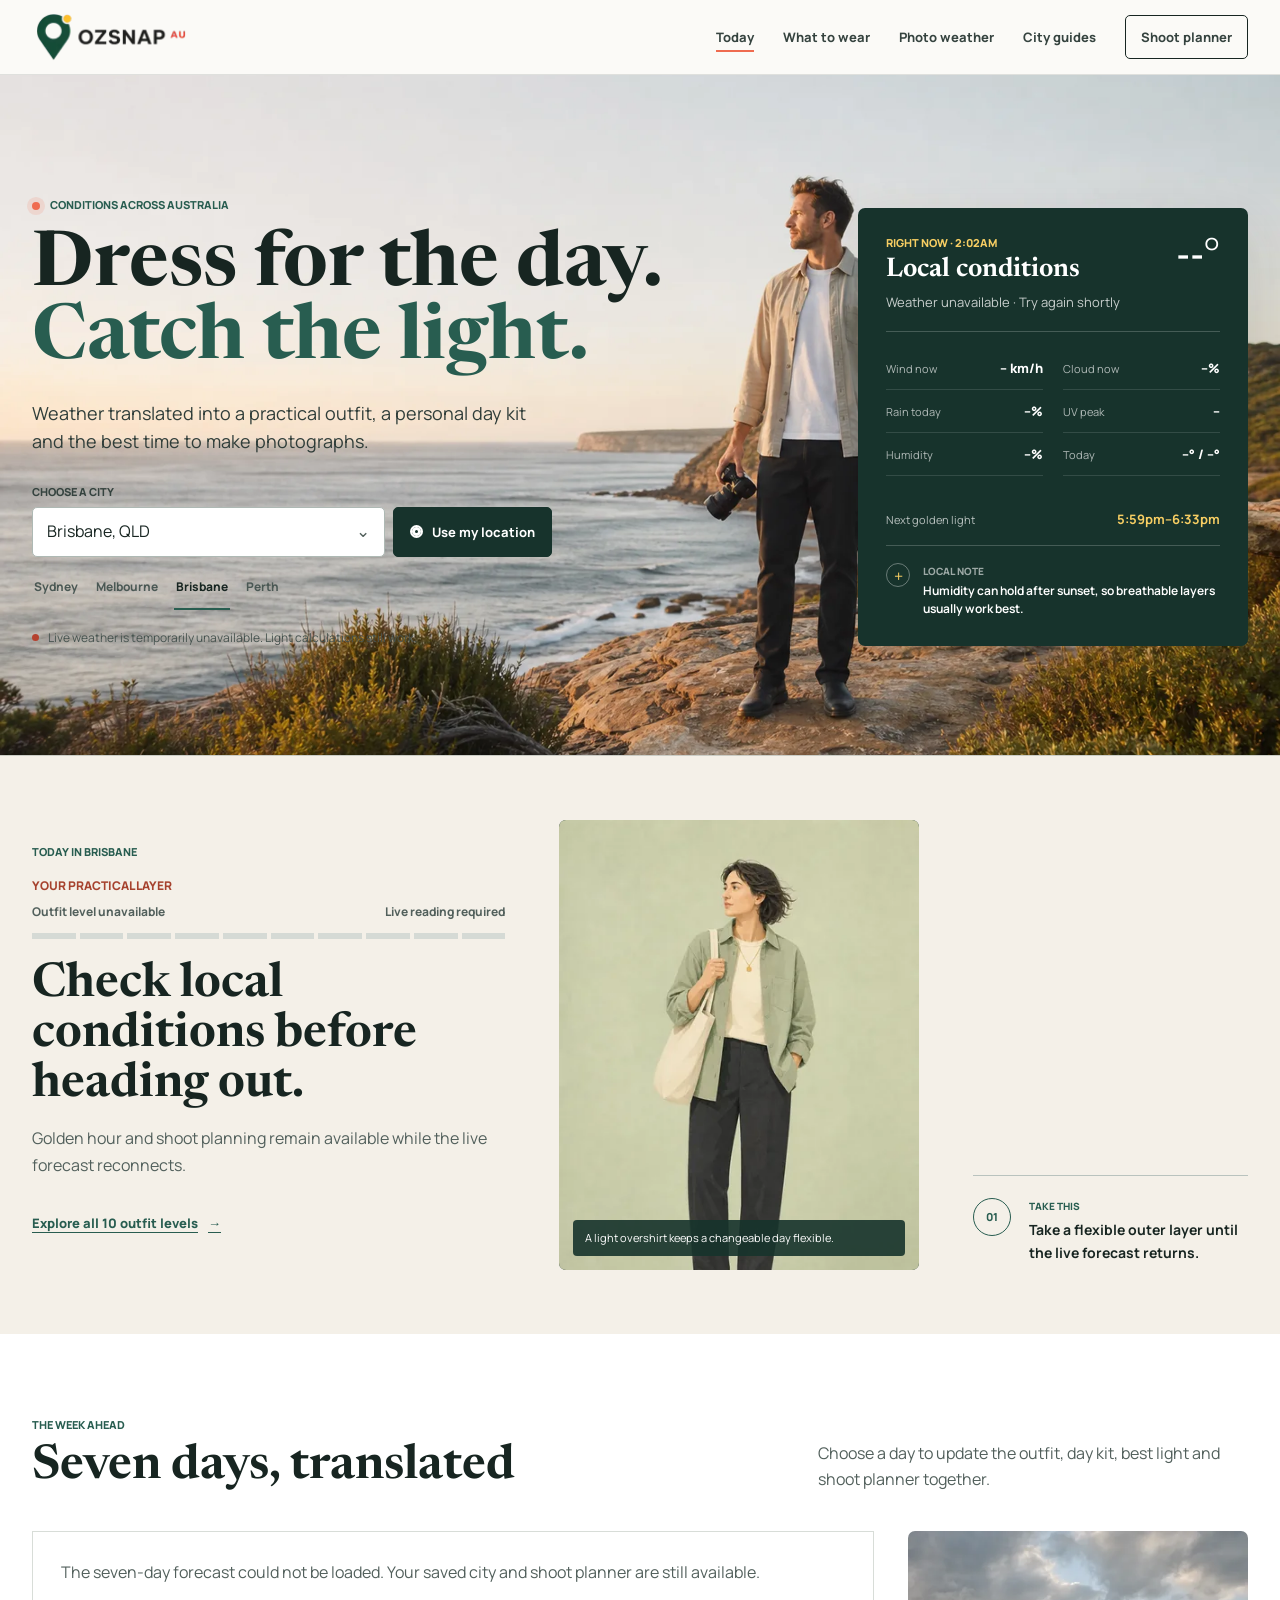
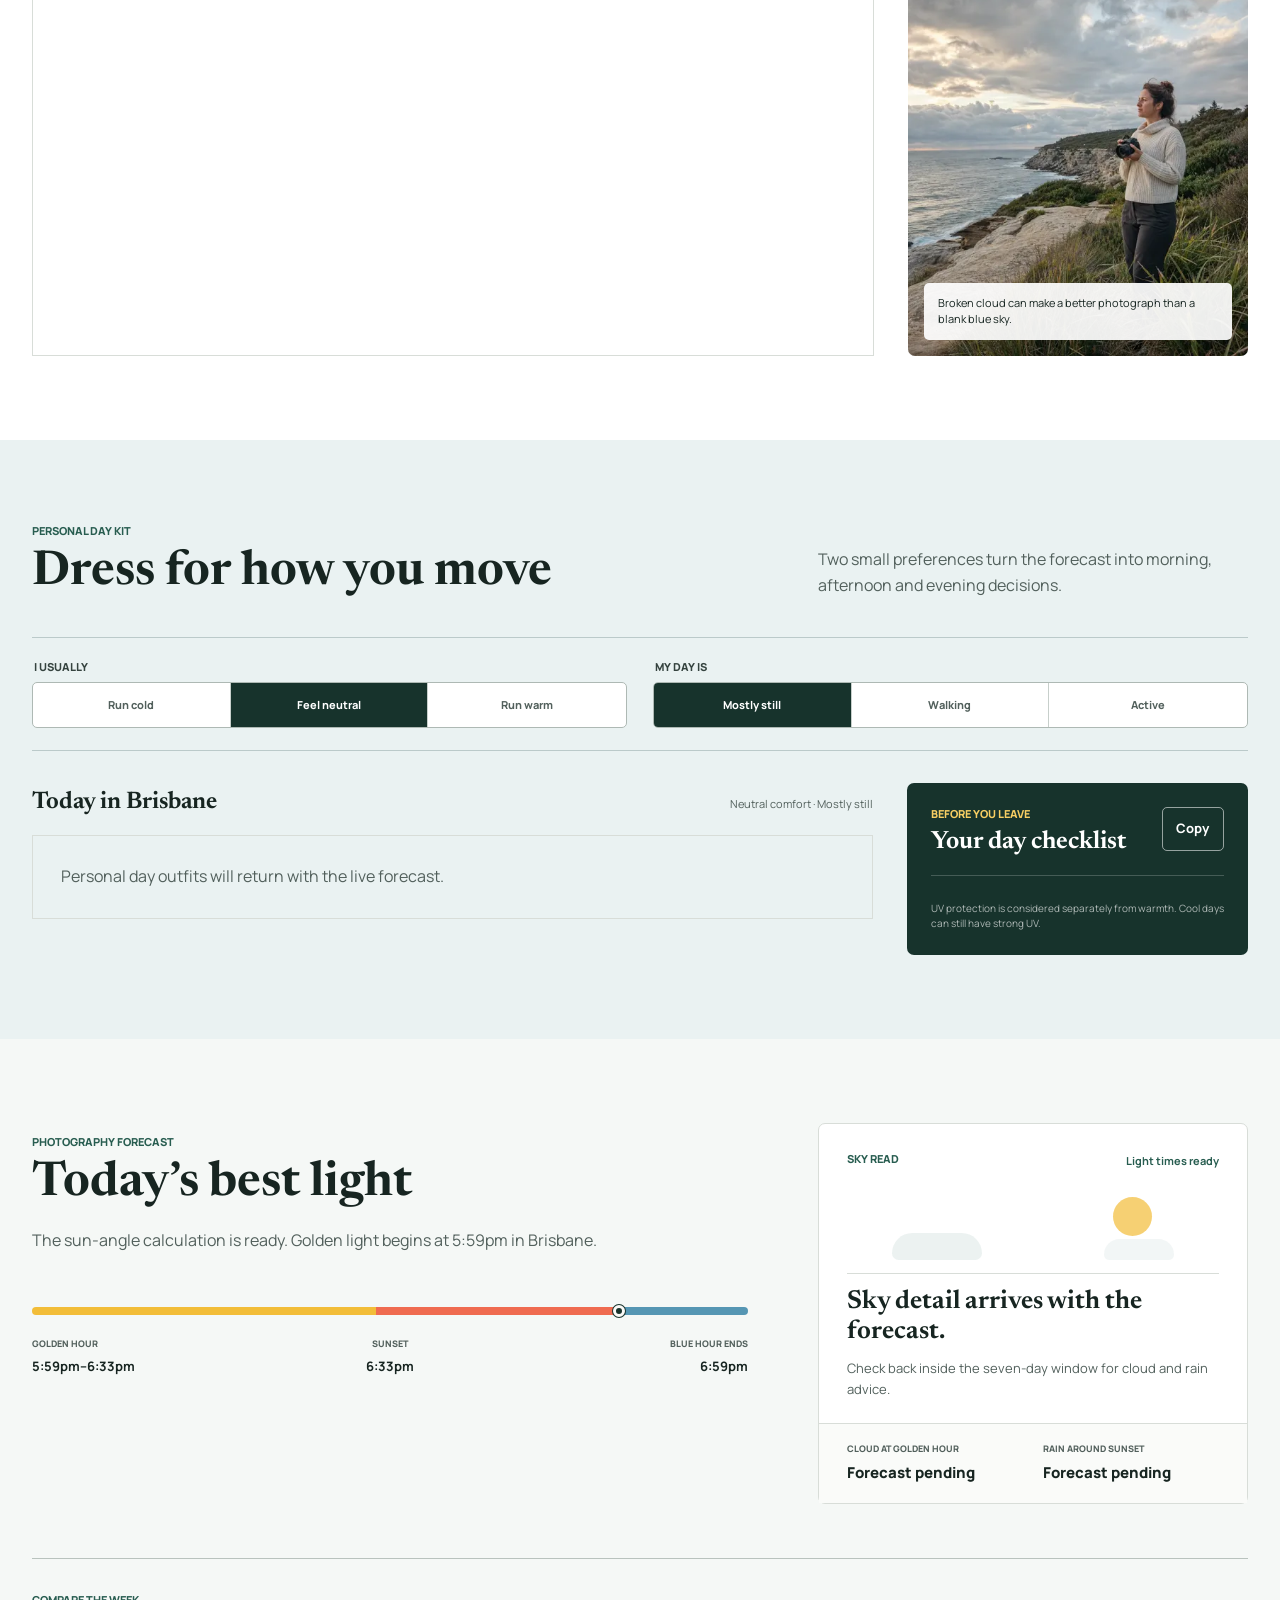
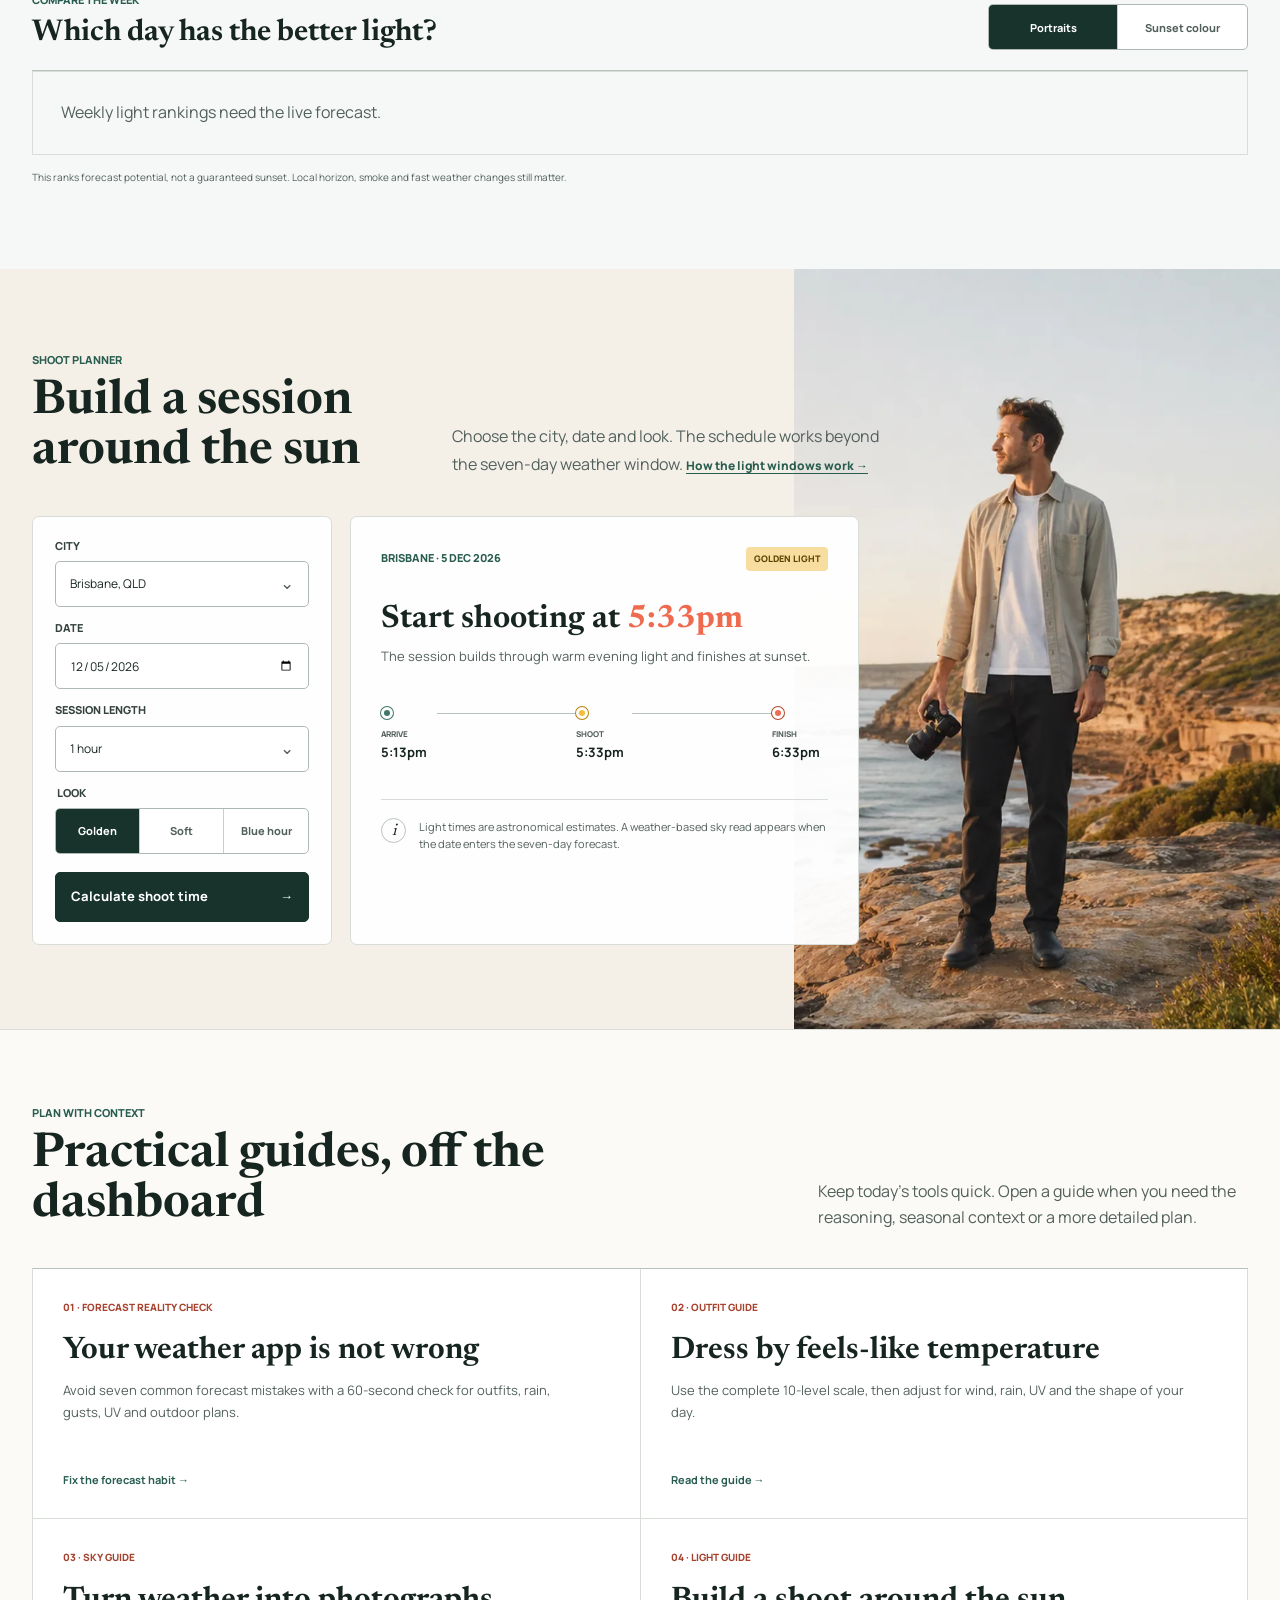
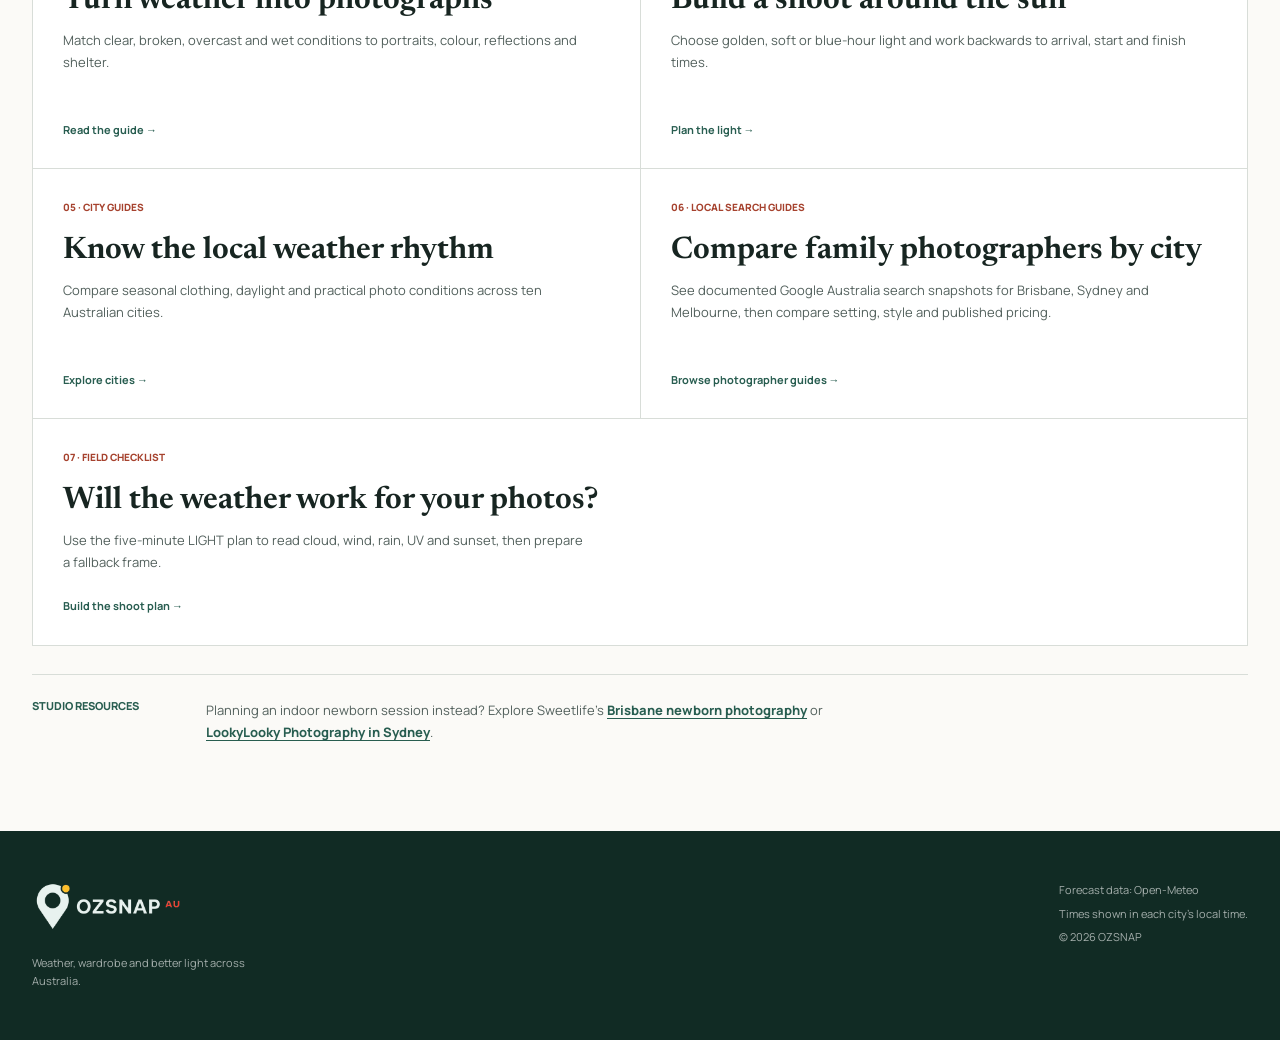
<file: index.html>
<!DOCTYPE html>
<html lang="en-AU">
<head>
    <meta charset="UTF-8">
    <meta name="viewport" content="width=device-width, initial-scale=1.0">
    <meta name="description" content="Plan what to wear and when to shoot across Australia with live city weather, personalised day outfits, seven-day photo forecasts and golden hour times.">
    <meta name="robots" content="index, follow, max-image-preview:large">
    <meta name="theme-color" content="#17332c">
    <link rel="canonical" href="https://ozsnap.com/">
    <meta property="og:title" content="Australian Outfit &amp; Golden Hour Planner | OZSNAP">
    <meta property="og:description" content="Weather translated into practical outfits, day kits and honest photography-light forecasts across Australia.">
    <meta property="og:type" content="website">
    <meta property="og:url" content="https://ozsnap.com/">
    <meta property="og:site_name" content="OZSNAP">
    <meta property="og:locale" content="en_AU">
    <meta property="og:image" content="https://ozsnap.com/assets/brand/ozsnap-social-card.jpg">
    <meta property="og:image:width" content="1200">
    <meta property="og:image:height" content="630">
    <meta property="og:image:alt" content="OZSNAP Australian outfit and golden hour guide">
    <meta name="twitter:card" content="summary_large_image">
    <meta name="twitter:title" content="Australian Outfit &amp; Golden Hour Planner | OZSNAP">
    <meta name="twitter:description" content="Live outfit advice, personal day kits and cloud-aware photo planning across Australia.">
    <meta name="twitter:image" content="https://ozsnap.com/assets/brand/ozsnap-social-card.jpg">
    <meta name="twitter:image:alt" content="OZSNAP Australian outfit and golden hour guide">
    <title>Australian Outfit &amp; Golden Hour Planner | OZSNAP</title>
    <link rel="icon" href="/assets/brand/favicon-48.png" sizes="48x48" type="image/png">
    <link rel="apple-touch-icon" href="/assets/brand/ozsnap-mark-192.png">
    <link rel="preload" href="/assets/fonts/manrope-latin.woff2" as="font" type="font/woff2" crossorigin>
    <link rel="preload" href="/assets/fonts/newsreader-latin.woff2" as="font" type="font/woff2" crossorigin>
    <link rel="preload" href="/assets/photos/coastal-hero.webp" as="image" type="image/webp" imagesrcset="/assets/photos/coastal-hero-960.webp 960w, /assets/photos/coastal-hero.webp 1920w" imagesizes="100vw" fetchpriority="high">
    <link rel="stylesheet" href="/style.min.css?v=20260722-2">
    <script type="application/ld+json">
    {
      "@context": "https://schema.org",
      "@graph": [
        {
          "@type": "Organization",
          "@id": "https://ozsnap.com/#organisation",
          "name": "OZSNAP",
          "url": "https://ozsnap.com/",
          "logo": "https://ozsnap.com/assets/brand/ozsnap-logo.png"
        },
        {
          "@type": "WebSite",
          "@id": "https://ozsnap.com/#website",
          "url": "https://ozsnap.com/",
          "name": "OZSNAP",
          "alternateName": ["OzSnap", "ozsnap.com"],
          "description": "Australian outfit, weather and golden hour planning guide.",
          "publisher": { "@id": "https://ozsnap.com/#organisation" },
          "inLanguage": "en-AU"
        },
        {
          "@type": "WebPage",
          "@id": "https://ozsnap.com/#webpage",
          "url": "https://ozsnap.com/",
          "name": "Australian Outfit & Golden Hour Planner",
          "dateModified": "2026-07-15",
          "isPartOf": { "@id": "https://ozsnap.com/#website" },
          "mainEntity": { "@id": "https://ozsnap.com/#app" },
          "inLanguage": "en-AU"
        },
        {
          "@type": "WebApplication",
          "@id": "https://ozsnap.com/#app",
          "url": "https://ozsnap.com/",
          "name": "OZSNAP",
          "description": "Plan what to wear and when to shoot across Australia with live city weather, personalised day outfits, seven-day photo forecasts and golden hour times.",
          "applicationCategory": "UtilitiesApplication",
          "operatingSystem": "Any",
          "browserRequirements": "Requires JavaScript",
          "featureList": ["10-level outfit guidance", "Personalised day kit", "Seven-day photography forecast", "Golden hour calculator"],
          "provider": { "@id": "https://ozsnap.com/#organisation" },
          "inLanguage": "en-AU",
          "isAccessibleForFree": true,
          "image": "https://ozsnap.com/assets/brand/ozsnap-social-card.jpg",
          "offers": {
            "@type": "Offer",
            "price": "0",
            "priceCurrency": "AUD"
          },
          "isPartOf": { "@id": "https://ozsnap.com/#website" }
        }
      ]
    }
    </script>
</head>
<body>
    <a class="skip-link" href="#main-content">Skip to main content</a>

    <header class="site-header" id="top">
        <div class="header-inner page-shell">
            <a class="brand" href="/" aria-label="OZSNAP home">
                <img class="brand-logo" src="/assets/brand/ozsnap-logo-320.webp" srcset="/assets/brand/ozsnap-logo-320.webp 320w, /assets/brand/ozsnap-logo.webp 480w" sizes="158px" width="480" height="160" alt="OZSNAP AU">
            </a>

            <button class="menu-toggle" id="menu-toggle" type="button" aria-label="Open navigation" aria-expanded="false" aria-controls="site-nav">
                <span></span><span></span><span></span>
            </button>

            <nav class="site-nav" id="site-nav" aria-label="Primary navigation">
                <a href="/" aria-current="page">Today</a>
                <a href="/what-to-wear-by-temperature/">What to wear</a>
                <a href="/photography-weather-guide/">Photo weather</a>
                <a href="/australia-city-guides/">City guides</a>
                <a href="/golden-hour-calculator/" class="nav-action">Shoot planner</a>
            </nav>
        </div>
    </header>

    <main id="main-content">
        <section class="weather-app" id="today" aria-labelledby="page-title">
            <div class="hero-stage">
                <picture class="hero-media" aria-hidden="true">
                    <source srcset="/assets/photos/coastal-hero-960.webp 960w, /assets/photos/coastal-hero.webp 1920w" sizes="100vw" type="image/webp">
                    <img src="/assets/photos/coastal-hero.webp" width="1920" height="1024" alt="" fetchpriority="high">
                </picture>

                <div class="hero-layout page-shell">
                    <div class="hero-copy">
                        <p class="eyebrow"><span class="live-dot" aria-hidden="true"></span> Conditions across Australia</p>
                        <h1 id="page-title">Dress for the day.<br><span>Catch the light.</span></h1>
                        <p class="intro-text">Weather translated into a practical outfit, a personal day kit and the best time to make photographs.</p>

                        <div class="city-picker" role="group" aria-labelledby="city-picker-label">
                            <label id="city-picker-label" for="city-select">Choose a city</label>
                            <div class="picker-row">
                                <div class="select-wrap">
                                    <select id="city-select" name="city"></select>
                                </div>
                                <button class="location-button" id="location-button" type="button">
                                    <span class="location-target" aria-hidden="true"></span>
                                    Use my location
                                </button>
                            </div>
                            <div class="city-quick-list" id="city-quick-list" role="group" aria-label="Popular cities"></div>
                        </div>

                        <div class="weather-status" id="weather-status" role="status" aria-live="polite" aria-busy="true">
                            <span class="status-indicator"></span>
                            <span id="status-text">Loading live conditions...</span>
                        </div>
                    </div>

                    <aside class="conditions-panel" data-nosnippet aria-labelledby="conditions-title">
                        <div class="panel-heading">
                            <div>
                                <p class="section-label">Right now · <time id="local-time">--:--</time></p>
                                <h2 id="conditions-title">Local conditions</h2>
                            </div>
                            <strong class="hero-temperature" id="current-temperature">--°</strong>
                        </div>
                        <p class="hero-condition"><span id="condition-name">Loading weather</span> · <span id="feels-like">Feels like --°</span></p>

                        <dl class="condition-grid">
                            <div><dt>Wind now</dt><dd id="wind-speed">-- km/h</dd></div>
                            <div><dt>Cloud now</dt><dd id="cloud-cover">--%</dd></div>
                            <div><dt>Rain today</dt><dd id="rain-chance">--%</dd></div>
                            <div><dt>UV peak</dt><dd id="uv-index">--</dd></div>
                            <div><dt>Humidity</dt><dd id="humidity">--%</dd></div>
                            <div><dt>Today</dt><dd id="day-range">--° / --°</dd></div>
                        </dl>

                        <div class="hero-light-glance">
                            <span>Next golden light</span>
                            <strong id="hero-golden-time">Calculating...</strong>
                        </div>

                        <div class="local-note">
                            <span aria-hidden="true">+</span>
                            <div><p>Local note</p><strong id="local-note">Conditions can shift throughout the day.</strong></div>
                        </div>
                    </aside>
                </div>
            </div>

            <div class="current-band" data-nosnippet>
                <section class="outfit-panel page-shell" aria-labelledby="outfit-title">
                    <div class="outfit-copy">
                        <p class="section-label" id="today-label">Today in Brisbane</p>
                        <div class="outfit-recommendation">
                            <p class="recommendation-label">Your practical layer</p>
                            <div class="outfit-level-row">
                                <span id="outfit-level">Outfit level -- of 10</span>
                                <span id="outfit-range">Feels like --°</span>
                            </div>
                            <div class="outfit-meter" id="outfit-meter" aria-hidden="true">
                                <span></span><span></span><span></span><span></span><span></span>
                                <span></span><span></span><span></span><span></span><span></span>
                            </div>
                            <h2 id="outfit-title">Checking the forecast...</h2>
                            <p id="outfit-detail">Your practical outfit recommendation will appear here.</p>
                        </div>
                        <a class="text-link" href="/what-to-wear-by-temperature/">Explore all 10 outfit levels <span aria-hidden="true">→</span></a>
                    </div>

                    <figure class="outfit-visual" id="outfit-visual" data-outfit="mild">
                        <img id="outfit-image" src="/assets/outfits/mild-day.webp" srcset="/assets/outfits/mild-day-400.webp 400w, /assets/outfits/mild-day.webp 800w" sizes="(max-width: 700px) 78vw, 340px" width="800" height="1200" alt="Illustrated mild-weather outfit with a light overshirt and trousers" decoding="async">
                        <figcaption id="outfit-caption">A light layer keeps the day flexible.</figcaption>
                    </figure>

                    <div class="essential-tip">
                        <span class="tip-number" aria-hidden="true">01</span>
                        <div><p>Take this</p><strong id="essential-tip">Checking today's most useful detail...</strong></div>
                    </div>
                </section>
            </div>
        </section>

        <section class="forecast-section" id="forecast" aria-labelledby="forecast-title">
            <div class="page-shell">
                <div class="section-heading-row">
                    <div>
                        <p class="section-label">The week ahead</p>
                        <h2 id="forecast-title">Seven days, translated</h2>
                    </div>
                    <p>Choose a day to update the outfit, day kit, best light and shoot planner together.</p>
                </div>

                <div class="forecast-editorial">
                    <div class="forecast-grid" id="forecast-grid" data-nosnippet aria-live="polite"></div>
                    <figure class="forecast-photo">
                        <img src="/assets/photos/cloud-photographer.webp" srcset="/assets/photos/cloud-photographer-480.webp 480w, /assets/photos/cloud-photographer-600.webp 600w, /assets/photos/cloud-photographer.webp 960w" sizes="(max-width: 700px) calc(100vw - 32px), (max-width: 900px) calc(100vw - 48px), 340px" width="960" height="1200" alt="Photographer reading broken cloud above an Australian coastline" loading="lazy" decoding="async">
                        <figcaption>Broken cloud can make a better photograph than a blank blue sky.</figcaption>
                    </figure>
                </div>
            </div>
        </section>

        <section class="day-kit-section" id="day-kit" aria-labelledby="day-kit-title">
            <div class="page-shell">
                <div class="section-heading-row">
                    <div>
                        <p class="section-label">Personal day kit</p>
                        <h2 id="day-kit-title">Dress for how you move</h2>
                    </div>
                    <p>Two small preferences turn the forecast into morning, afternoon and evening decisions.</p>
                </div>

                <div class="preference-bar" data-nosnippet>
                    <fieldset>
                        <legend>I usually</legend>
                        <div class="segmented-control comfort-control">
                            <input type="radio" name="comfort" id="comfort-cold" value="cold">
                            <label for="comfort-cold">Run cold</label>
                            <input type="radio" name="comfort" id="comfort-neutral" value="neutral" checked>
                            <label for="comfort-neutral">Feel neutral</label>
                            <input type="radio" name="comfort" id="comfort-warm" value="warm">
                            <label for="comfort-warm">Run warm</label>
                        </div>
                    </fieldset>
                    <fieldset>
                        <legend>My day is</legend>
                        <div class="segmented-control activity-control">
                            <input type="radio" name="activity" id="activity-still" value="still" checked>
                            <label for="activity-still">Mostly still</label>
                            <input type="radio" name="activity" id="activity-walking" value="walking">
                            <label for="activity-walking">Walking</label>
                            <input type="radio" name="activity" id="activity-active" value="active">
                            <label for="activity-active">Active</label>
                        </div>
                    </fieldset>
                </div>

                <div class="day-kit-layout" data-nosnippet>
                    <div class="daypart-wrap">
                        <div class="daypart-heading">
                            <p id="day-kit-date">Today in Brisbane</p>
                            <span id="day-kit-context">Neutral comfort · Mostly still</span>
                        </div>
                        <div class="daypart-grid" id="daypart-grid" aria-live="polite"></div>
                    </div>

                    <aside class="packing-list" aria-labelledby="packing-title">
                        <div class="packing-heading">
                            <div>
                                <p class="section-label">Before you leave</p>
                                <h3 id="packing-title">Your day checklist</h3>
                            </div>
                            <button class="copy-kit-button" id="copy-kit-button" type="button" aria-label="Copy day checklist">Copy</button>
                        </div>
                        <ul id="packing-items"></ul>
                        <p class="packing-note">UV protection is considered separately from warmth. Cool days can still have strong UV.</p>
                    </aside>
                </div>
            </div>
        </section>

        <section class="light-section" id="best-light" aria-labelledby="light-title">
            <div class="page-shell">
                <div class="light-layout" data-nosnippet>
                    <div class="light-overview">
                        <p class="section-label">Photography forecast</p>
                        <h2 id="light-title">Today’s best light</h2>
                        <p class="light-intro" id="light-intro">We are reading the sky for your selected city.</p>

                        <div class="light-timeline" role="img" aria-label="Evening photography light timeline">
                            <div class="timeline-track" aria-hidden="true">
                                <span class="timeline-daylight"></span>
                                <span class="timeline-golden"></span>
                                <span class="timeline-blue"></span>
                                <span class="timeline-sunset"></span>
                            </div>
                            <div class="timeline-labels">
                                <div><span>Golden hour</span><strong id="golden-hour-time">--</strong></div>
                                <div><span>Sunset</span><strong id="sunset-time">--</strong></div>
                                <div><span>Blue hour ends</span><strong id="blue-hour-time">--</strong></div>
                            </div>
                        </div>
                    </div>

                    <aside class="photo-condition" id="photo-condition" aria-labelledby="photo-advice-title">
                        <div class="photo-condition-topline">
                            <p class="section-label">Sky read</p>
                            <strong id="photo-score-label">Loading</strong>
                        </div>
                        <div class="sky-diagram" aria-hidden="true"><span></span><i></i><b></b></div>
                        <h3 id="photo-advice-title">Reading the cloud cover...</h3>
                        <p id="photo-advice-copy">Your city-specific photography advice will appear here.</p>
                        <dl class="photo-facts">
                            <div><dt>Cloud at golden hour</dt><dd id="golden-cloud">--%</dd></div>
                            <div><dt>Rain around sunset</dt><dd id="sunset-rain">--%</dd></div>
                        </dl>
                    </aside>
                </div>

                <div class="best-days-tool" data-nosnippet>
                    <div class="best-days-heading">
                        <div>
                            <p class="section-label">Compare the week</p>
                            <h3>Which day has the better light?</h3>
                        </div>
                        <fieldset>
                            <legend class="visually-hidden">Photography goal</legend>
                            <div class="segmented-control goal-control">
                                <input type="radio" name="photo-goal" id="goal-portraits" value="portraits" checked>
                                <label for="goal-portraits">Portraits</label>
                                <input type="radio" name="photo-goal" id="goal-sunset" value="sunset">
                                <label for="goal-sunset">Sunset colour</label>
                            </div>
                        </fieldset>
                    </div>
                    <div class="best-days-list" id="best-days-list" aria-live="polite"></div>
                    <p class="forecast-caveat">This ranks forecast potential, not a guaranteed sunset. Local horizon, smoke and fast weather changes still matter.</p>
                </div>
            </div>
        </section>

        <section class="planner-section" id="shoot-planner" aria-labelledby="planner-title">
            <div class="planner-photo" aria-hidden="true"></div>
            <div class="page-shell planner-shell">
                <div class="section-heading-row planner-heading">
                    <div>
                        <p class="section-label">Shoot planner</p>
                        <h2 id="planner-title">Build a session around the sun</h2>
                    </div>
                    <p>Choose the city, date and look. The schedule works beyond the seven-day weather window. <a href="/golden-hour-calculator/">How the light windows work →</a></p>
                </div>

                <div class="planner-layout" data-nosnippet>
                    <form class="planner-form" id="planner-form">
                        <div class="form-row">
                            <label for="planner-city">City</label>
                            <div class="select-wrap"><select id="planner-city" name="planner-city"></select></div>
                        </div>
                        <div class="form-row">
                            <label for="planner-date">Date</label>
                            <input id="planner-date" name="planner-date" type="date" required>
                        </div>
                        <div class="form-row">
                            <label for="planner-duration">Session length</label>
                            <div class="select-wrap">
                                <select id="planner-duration" name="planner-duration">
                                    <option value="30">30 minutes</option>
                                    <option value="60" selected>1 hour</option>
                                    <option value="90">1.5 hours</option>
                                    <option value="120">2 hours</option>
                                </select>
                            </div>
                        </div>
                        <fieldset class="form-row light-preference">
                            <legend>Look</legend>
                            <div class="segmented-control">
                                <input type="radio" name="light-look" id="look-golden" value="golden" checked>
                                <label for="look-golden">Golden</label>
                                <input type="radio" name="light-look" id="look-soft" value="soft">
                                <label for="look-soft">Soft</label>
                                <input type="radio" name="light-look" id="look-blue" value="blue">
                                <label for="look-blue">Blue hour</label>
                            </div>
                        </fieldset>
                        <button class="calculate-button" type="submit">Calculate shoot time <span aria-hidden="true">→</span></button>
                    </form>

                    <section class="planner-result" id="planner-result" aria-live="polite" aria-labelledby="result-title">
                        <div class="result-topline">
                            <p class="section-label" id="result-location">Brisbane · Today</p>
                            <span id="result-light-type">Golden light</span>
                        </div>
                        <h3 id="result-title">Start shooting at <strong id="recommended-start">--:--</strong></h3>
                        <p id="result-summary">Your recommended schedule will appear here.</p>
                        <div class="schedule-line" role="group" aria-label="Recommended shoot schedule">
                            <div><span class="schedule-dot arrive"></span><small>Arrive</small><strong id="arrival-time">--:--</strong></div>
                            <span class="schedule-connector"></span>
                            <div><span class="schedule-dot shoot"></span><small>Shoot</small><strong id="shoot-time">--:--</strong></div>
                            <span class="schedule-connector"></span>
                            <div><span class="schedule-dot finish"></span><small>Finish</small><strong id="finish-time">--:--</strong></div>
                        </div>
                        <div class="result-note" id="result-note"><span aria-hidden="true">i</span><p>Light times are astronomical estimates. Hills, buildings and weather can shorten the visible light.</p></div>
                    </section>
                </div>
            </div>
        </section>

        <section class="guide-directory-section" aria-labelledby="guide-directory-title">
            <div class="page-shell">
                <div class="section-heading-row">
                    <div><p class="section-label">Plan with context</p><h2 id="guide-directory-title">Practical guides, off the dashboard</h2></div>
                    <p>Keep today’s tools quick. Open a guide when you need the reasoning, seasonal context or a more detailed plan.</p>
                </div>
                <div class="guide-directory-grid">
                    <a href="/weather-app-mistakes/"><span>01 · Forecast reality check</span><h3>Your weather app is not wrong</h3><p>Avoid seven common forecast mistakes with a 60-second check for outfits, rain, gusts, UV and outdoor plans.</p><strong>Fix the forecast habit <span aria-hidden="true">→</span></strong></a>
                    <a href="/what-to-wear-by-temperature/"><span>02 · Outfit guide</span><h3>Dress by feels-like temperature</h3><p>Use the complete 10-level scale, then adjust for wind, rain, UV and the shape of your day.</p><strong>Read the guide <span aria-hidden="true">→</span></strong></a>
                    <a href="/photography-weather-guide/"><span>03 · Sky guide</span><h3>Turn weather into photographs</h3><p>Match clear, broken, overcast and wet conditions to portraits, colour, reflections and shelter.</p><strong>Read the guide <span aria-hidden="true">→</span></strong></a>
                    <a href="/golden-hour-calculator/"><span>04 · Light guide</span><h3>Build a shoot around the sun</h3><p>Choose golden, soft or blue-hour light and work backwards to arrival, start and finish times.</p><strong>Plan the light <span aria-hidden="true">→</span></strong></a>
                    <a href="/australia-city-guides/"><span>05 · City guides</span><h3>Know the local weather rhythm</h3><p>Compare seasonal clothing, daylight and practical photo conditions across ten Australian cities.</p><strong>Explore cities <span aria-hidden="true">→</span></strong></a>
                    <a href="/family-photographers/"><span>06 · Local search guides</span><h3>Compare family photographers by city</h3><p>See documented Google Australia search snapshots for Brisbane, Sydney and Melbourne, then compare setting, style and published pricing.</p><strong>Browse photographer guides <span aria-hidden="true">→</span></strong></a>
                    <a href="/outdoor-photo-shoot-weather-checklist/"><span>07 · Field checklist</span><h3>Will the weather work for your photos?</h3><p>Use the five-minute LIGHT plan to read cloud, wind, rain, UV and sunset, then prepare a fallback frame.</p><strong>Build the shoot plan <span aria-hidden="true">→</span></strong></a>
                </div>
                <aside class="photography-resources" aria-labelledby="photography-resources-title">
                    <p class="section-label" id="photography-resources-title">Studio resources</p>
                    <p>Planning an indoor newborn session instead? Explore Sweetlife's <a href="https://sweetlifephotography.com.au/" target="_blank" rel="noopener noreferrer">Brisbane newborn photography</a> or <a href="https://www.lookylooky.com.au/" target="_blank" rel="noopener noreferrer">LookyLooky Photography in Sydney</a>.</p>
                </aside>
            </div>
        </section>
    </main>

    <footer class="site-footer">
        <div class="footer-inner page-shell">
            <div class="footer-brand">
                <a class="brand footer-logo" href="#top" aria-label="Back to top"><img class="brand-logo" src="/assets/brand/ozsnap-logo-light.webp" width="480" height="160" alt="OZSNAP AU"></a>
                <p>Weather, wardrobe and better light across Australia.</p>
            </div>
            <div class="footer-meta">
                <p>Forecast data: Open-Meteo</p>
                <p>Times shown in each city’s local time.</p>
                <p>&copy; <span id="copyright-year"></span> OZSNAP</p>
            </div>
        </div>
    </footer>

    <div class="toast" id="toast" role="status" aria-live="polite"></div>
    <script src="/script.min.js?v=20260715-2" defer></script>
</body>
</html>
</file>
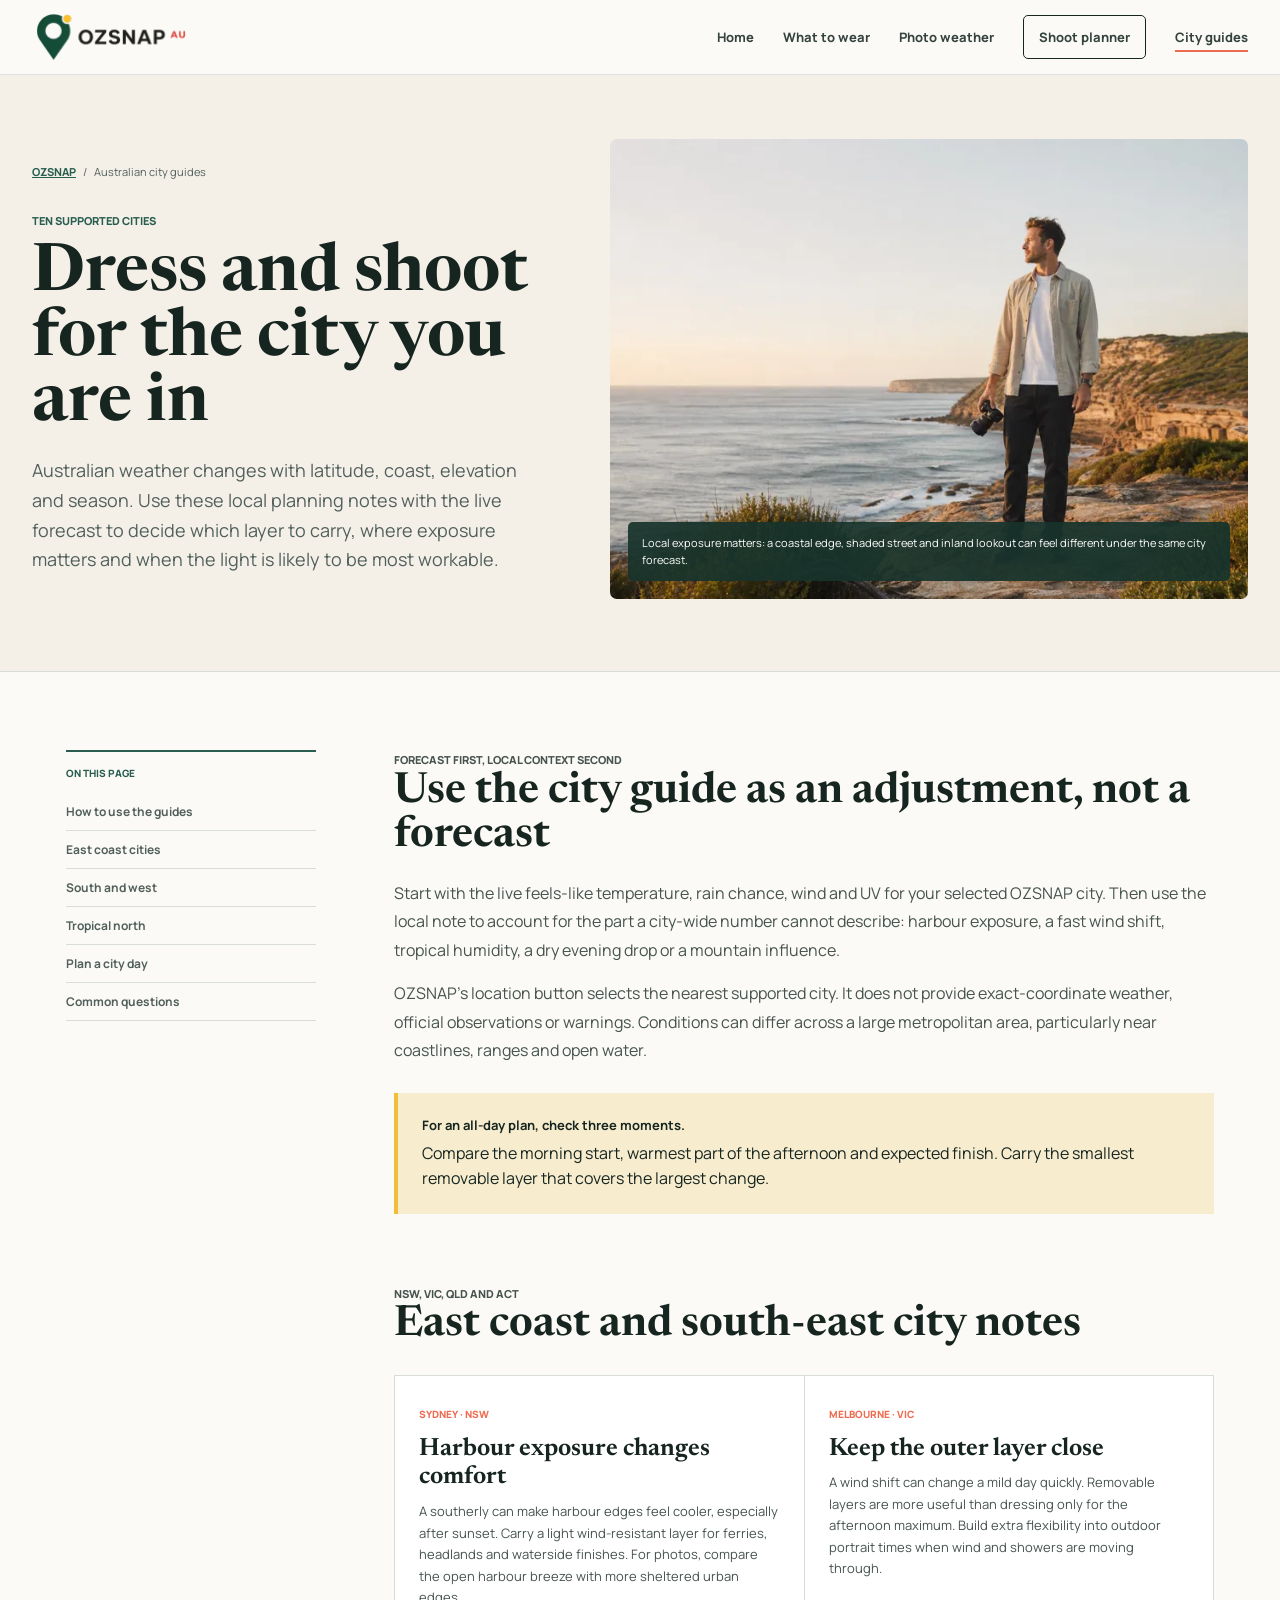
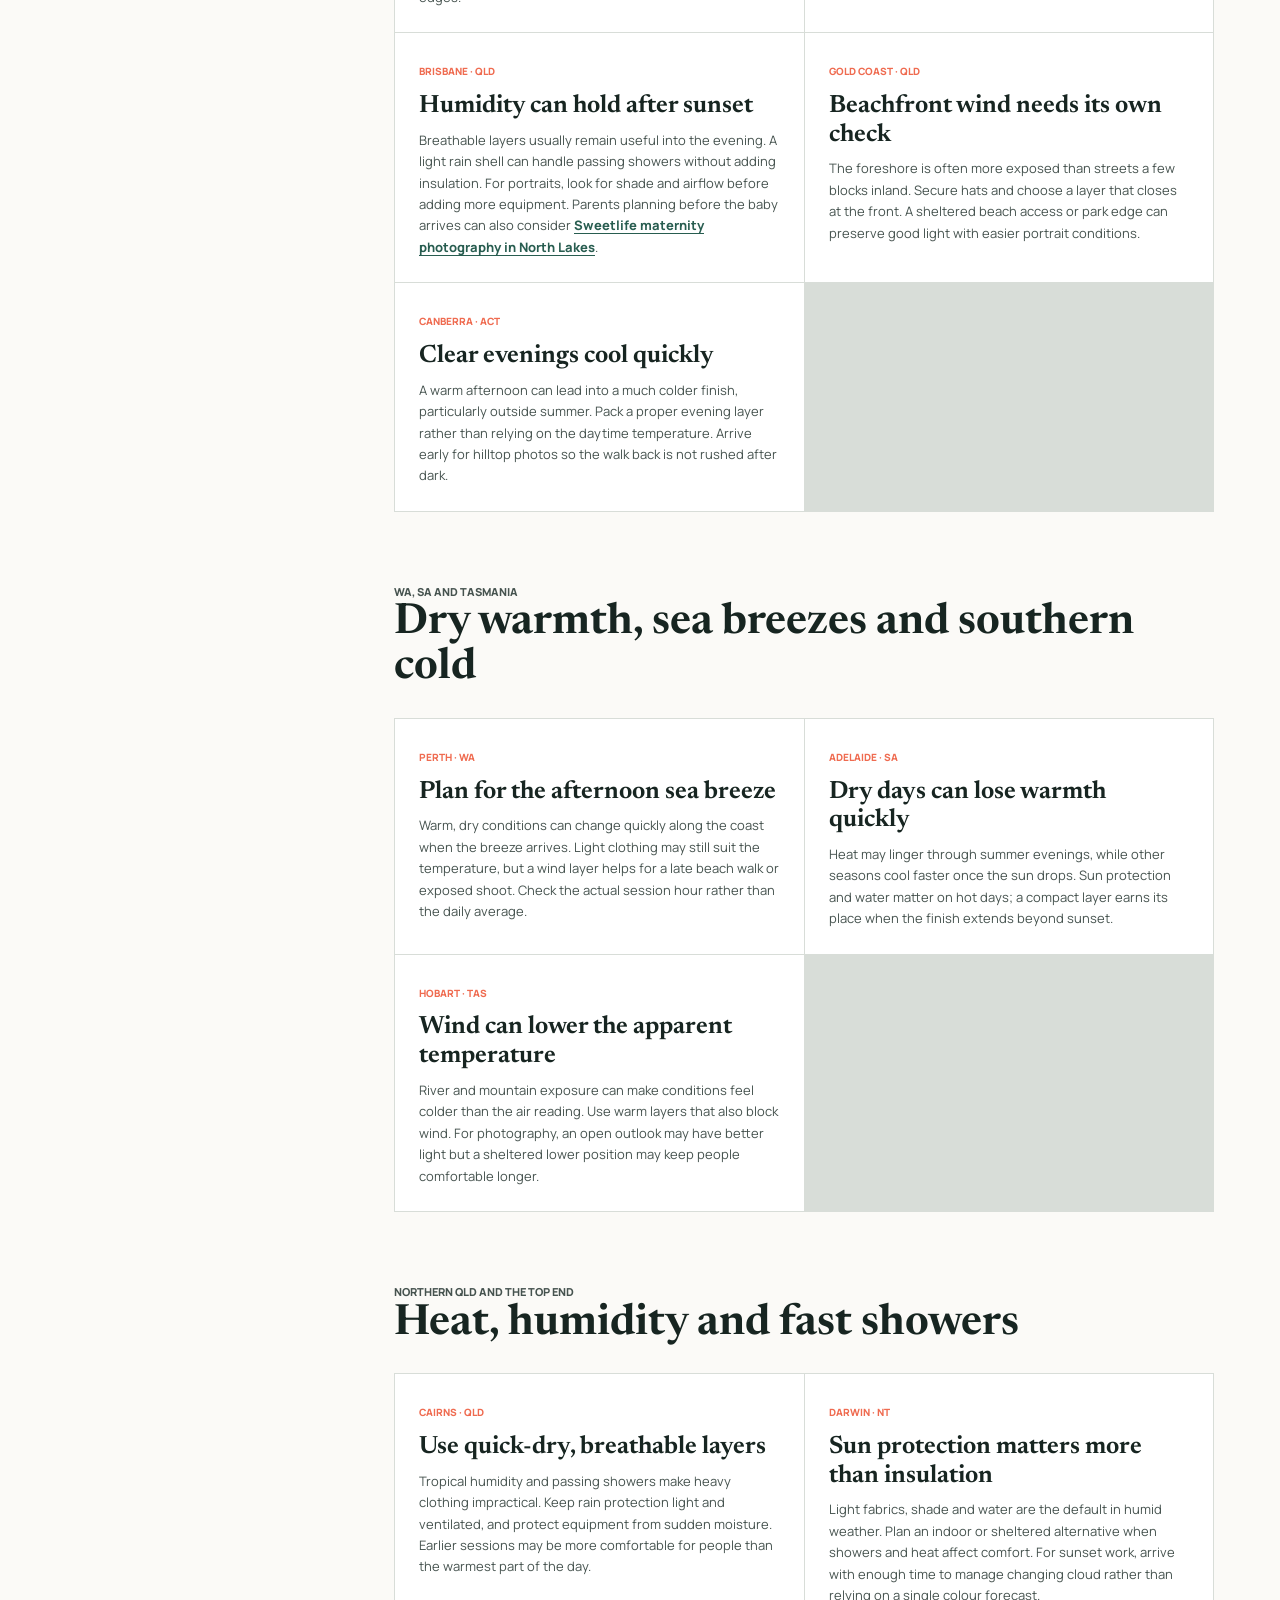
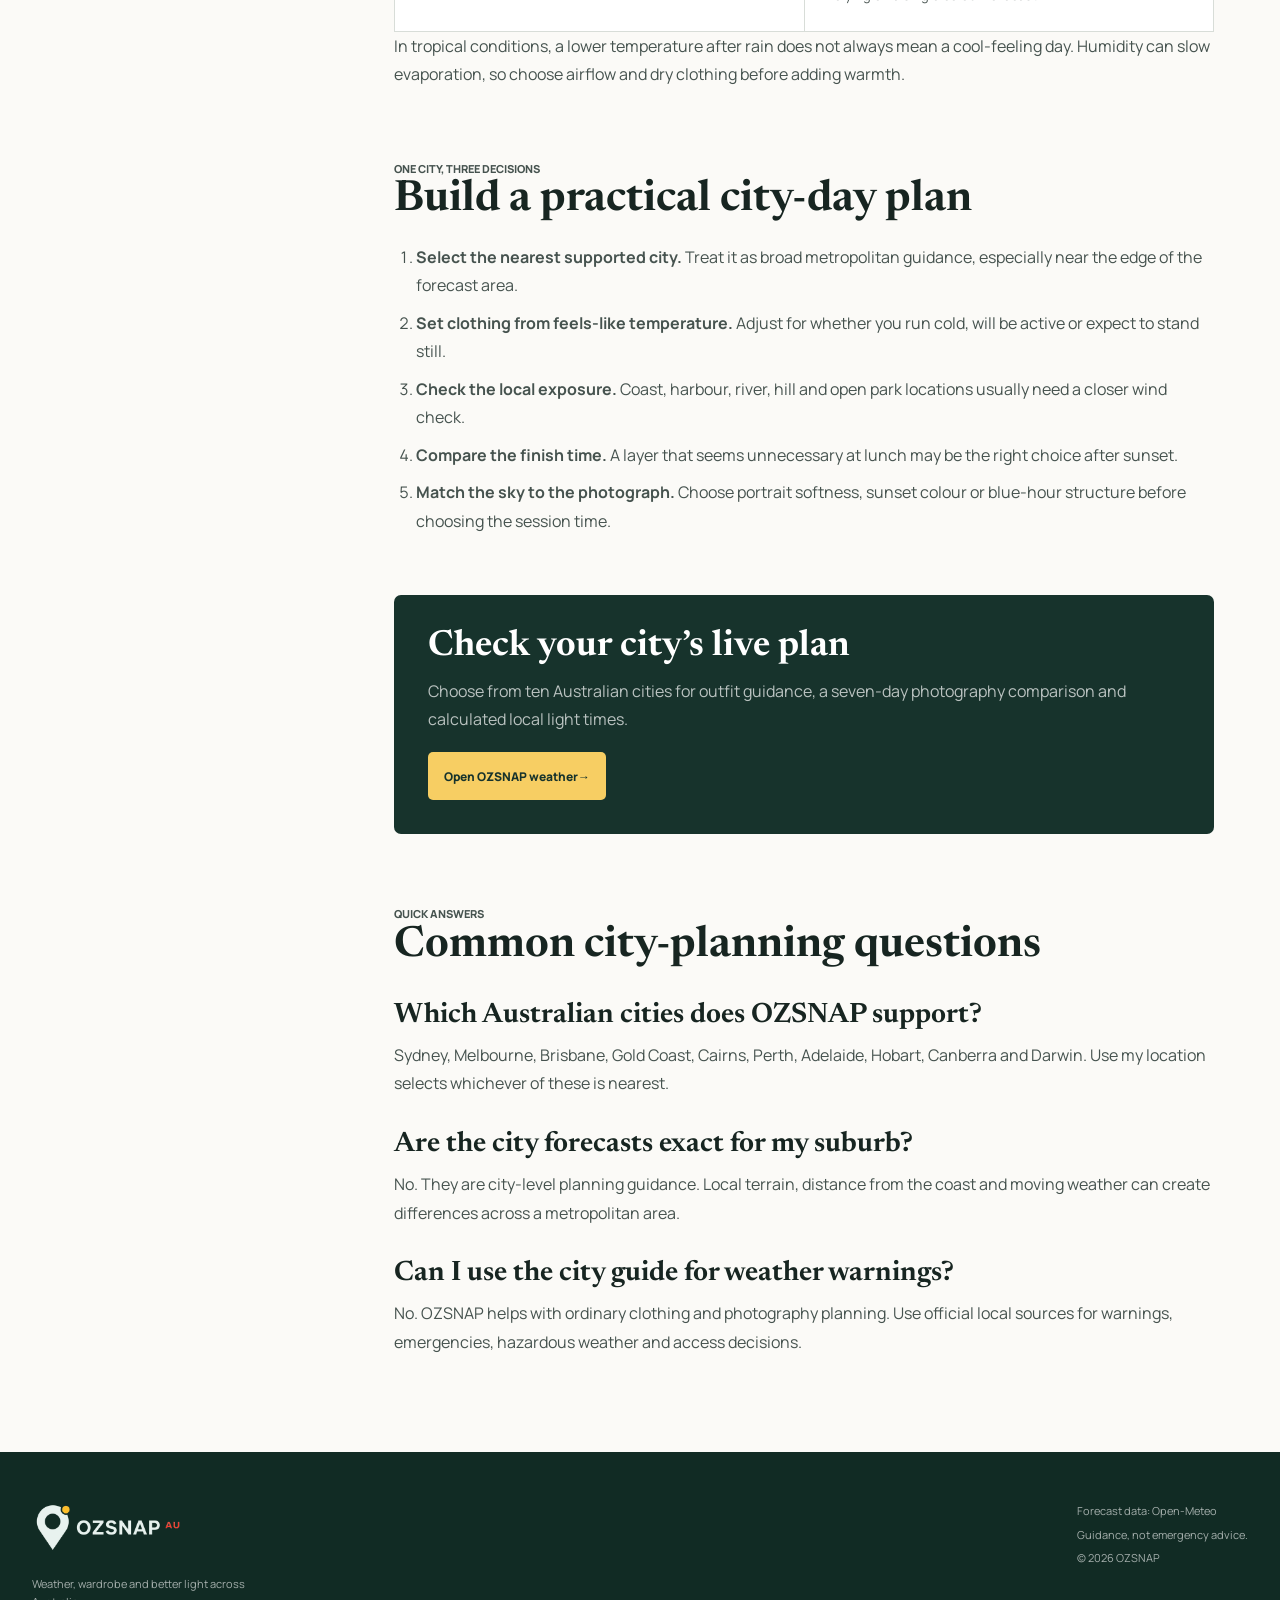
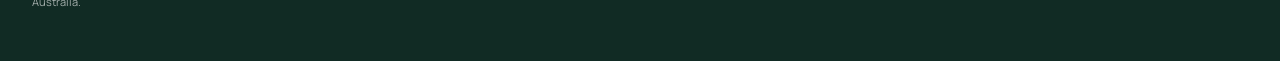
<file: australia-city-guides/index.html>
<!DOCTYPE html>
<html lang="en-AU">
<head>
    <meta charset="UTF-8">
    <meta name="viewport" content="width=device-width, initial-scale=1.0">
    <meta name="description" content="Practical weather, clothing and photography planning notes for Sydney, Melbourne, Brisbane, Gold Coast, Cairns, Perth, Adelaide, Hobart, Canberra and Darwin.">
    <meta name="robots" content="index, follow, max-image-preview:large">
    <meta name="theme-color" content="#17332c">
    <link rel="canonical" href="https://ozsnap.com/australia-city-guides/">
    <meta property="og:title" content="Australian City Weather &amp; Photography Guides | OZSNAP">
    <meta property="og:description" content="Plan what to wear and when to shoot in ten Australian cities, with local notes on wind, humidity, temperature range and light.">
    <meta property="og:type" content="website">
    <meta property="og:url" content="https://ozsnap.com/australia-city-guides/">
    <meta property="og:image" content="https://ozsnap.com/assets/photos/coastal-hero.webp">
    <title>Australian City Weather &amp; Photography Guides | OZSNAP</title>
    <link rel="icon" href="/assets/brand/favicon-48.png" sizes="48x48" type="image/png">
    <link rel="preload" href="/assets/fonts/manrope-latin.woff2" as="font" type="font/woff2" crossorigin>
    <link rel="preload" href="/assets/fonts/newsreader-latin.woff2" as="font" type="font/woff2" crossorigin>
    <link rel="stylesheet" href="/style.min.css?v=20260722-2">
    <script type="application/ld+json">
    {
      "@context": "https://schema.org",
      "@graph": [
        {
          "@type": "CollectionPage",
          "@id": "https://ozsnap.com/australia-city-guides/#page",
          "name": "Australian City Weather and Photography Guides",
          "description": "Practical clothing and photography planning notes for ten Australian cities supported by OZSNAP.",
          "dateModified": "2026-07-15",
          "inLanguage": "en-AU",
          "url": "https://ozsnap.com/australia-city-guides/",
          "isPartOf": { "@type": "WebSite", "name": "OZSNAP", "url": "https://ozsnap.com/" },
          "mainEntity": { "@id": "https://ozsnap.com/australia-city-guides/#cities" }
        },
        {
          "@type": "ItemList",
          "@id": "https://ozsnap.com/australia-city-guides/#cities",
          "name": "OZSNAP supported Australian cities",
          "numberOfItems": 10,
          "itemListElement": [
            { "@type": "ListItem", "position": 1, "name": "Sydney, NSW" },
            { "@type": "ListItem", "position": 2, "name": "Melbourne, VIC" },
            { "@type": "ListItem", "position": 3, "name": "Brisbane, QLD" },
            { "@type": "ListItem", "position": 4, "name": "Gold Coast, QLD" },
            { "@type": "ListItem", "position": 5, "name": "Cairns, QLD" },
            { "@type": "ListItem", "position": 6, "name": "Perth, WA" },
            { "@type": "ListItem", "position": 7, "name": "Adelaide, SA" },
            { "@type": "ListItem", "position": 8, "name": "Hobart, TAS" },
            { "@type": "ListItem", "position": 9, "name": "Canberra, ACT" },
            { "@type": "ListItem", "position": 10, "name": "Darwin, NT" }
          ]
        },
        {
          "@type": "BreadcrumbList",
          "itemListElement": [
            { "@type": "ListItem", "position": 1, "name": "OZSNAP", "item": "https://ozsnap.com/" },
            { "@type": "ListItem", "position": 2, "name": "Australian city guides", "item": "https://ozsnap.com/australia-city-guides/" }
          ]
        }
      ]
    }
    </script>
</head>
<body>
    <a class="skip-link" href="#guide-content">Skip to city guides</a>
    <header class="site-header">
        <div class="header-inner page-shell">
            <a class="brand" href="/" aria-label="OZSNAP home"><img class="brand-logo" src="/assets/brand/ozsnap-logo-320.webp" srcset="/assets/brand/ozsnap-logo-320.webp 320w, /assets/brand/ozsnap-logo.webp 480w" sizes="158px" width="480" height="160" alt="OZSNAP AU"></a>
            <button class="menu-toggle" id="menu-toggle" type="button" aria-label="Open navigation" aria-expanded="false" aria-controls="site-nav"><span></span><span></span><span></span></button>
            <nav class="site-nav" id="site-nav" aria-label="Primary navigation">
                <a href="/">Home</a>
                <a href="/what-to-wear-by-temperature/">What to wear</a>
                <a href="/photography-weather-guide/">Photo weather</a>
                <a href="/golden-hour-calculator/" class="nav-action">Shoot planner</a>
                <a href="/australia-city-guides/" aria-current="page">City guides</a>
            </nav>
        </div>
    </header>

    <main class="guide-main" id="guide-content">
        <section class="guide-hero">
            <div class="guide-hero-inner page-shell">
                <div>
                    <nav class="guide-breadcrumbs" aria-label="Breadcrumb"><a href="/">OZSNAP</a><span>/</span><span>Australian city guides</span></nav>
                    <p class="section-label">Ten supported cities</p>
                    <h1>Dress and shoot for the city you are in</h1>
                    <p class="guide-lede">Australian weather changes with latitude, coast, elevation and season. Use these local planning notes with the live forecast to decide which layer to carry, where exposure matters and when the light is likely to be most workable.</p>
                </div>
                <figure class="guide-hero-visual">
                    <img src="/assets/photos/coastal-hero.webp" srcset="/assets/photos/coastal-hero-960.webp 960w, /assets/photos/coastal-hero.webp 1920w" sizes="(max-width: 920px) 100vw, 620px" width="1920" height="1024" alt="Photographer looking across an Australian coastal landscape in evening light">
                    <figcaption class="guide-visual-caption">Local exposure matters: a coastal edge, shaded street and inland lookout can feel different under the same city forecast.</figcaption>
                </figure>
            </div>
        </section>

        <div class="guide-content page-shell">
            <nav class="guide-toc" aria-label="On this page">
                <p>On this page</p>
                <a href="#how-to-use">How to use the guides</a>
                <a href="#east-coast">East coast cities</a>
                <a href="#south-and-west">South and west</a>
                <a href="#tropical-north">Tropical north</a>
                <a href="#trip-planning">Plan a city day</a>
                <a href="#common-questions">Common questions</a>
            </nav>

            <article class="guide-article">
                <section id="how-to-use">
                    <p class="section-label">Forecast first, local context second</p>
                    <h2>Use the city guide as an adjustment, not a forecast</h2>
                    <p>Start with the live feels-like temperature, rain chance, wind and UV for your selected OZSNAP city. Then use the local note to account for the part a city-wide number cannot describe: harbour exposure, a fast wind shift, tropical humidity, a dry evening drop or a mountain influence.</p>
                    <p>OZSNAP’s location button selects the nearest supported city. It does not provide exact-coordinate weather, official observations or warnings. Conditions can differ across a large metropolitan area, particularly near coastlines, ranges and open water.</p>
                    <div class="guide-note"><strong>For an all-day plan, check three moments.</strong>Compare the morning start, warmest part of the afternoon and expected finish. Carry the smallest removable layer that covers the largest change.</div>
                </section>

                <section id="east-coast">
                    <p class="section-label">NSW, VIC, QLD and ACT</p>
                    <h2>East coast and south-east city notes</h2>
                    <div class="guide-data-grid">
                        <article><span>Sydney · NSW</span><h3>Harbour exposure changes comfort</h3><p>A southerly can make harbour edges feel cooler, especially after sunset. Carry a light wind-resistant layer for ferries, headlands and waterside finishes. For photos, compare the open harbour breeze with more sheltered urban edges.</p></article>
                        <article><span>Melbourne · VIC</span><h3>Keep the outer layer close</h3><p>A wind shift can change a mild day quickly. Removable layers are more useful than dressing only for the afternoon maximum. Build extra flexibility into outdoor portrait times when wind and showers are moving through.</p></article>
                        <article><span>Brisbane · QLD</span><h3>Humidity can hold after sunset</h3><p>Breathable layers usually remain useful into the evening. A light rain shell can handle passing showers without adding insulation. For portraits, look for shade and airflow before adding more equipment. Parents planning before the baby arrives can also consider <a href="https://sweetlifephotography.com.au/maternity-photography-brisbane-north-lakes/" target="_blank" rel="noopener noreferrer">Sweetlife maternity photography in North Lakes</a>.</p></article>
                        <article><span>Gold Coast · QLD</span><h3>Beachfront wind needs its own check</h3><p>The foreshore is often more exposed than streets a few blocks inland. Secure hats and choose a layer that closes at the front. A sheltered beach access or park edge can preserve good light with easier portrait conditions.</p></article>
                        <article><span>Canberra · ACT</span><h3>Clear evenings cool quickly</h3><p>A warm afternoon can lead into a much colder finish, particularly outside summer. Pack a proper evening layer rather than relying on the daytime temperature. Arrive early for hilltop photos so the walk back is not rushed after dark.</p></article>
                    </div>
                </section>

                <section id="south-and-west">
                    <p class="section-label">WA, SA and Tasmania</p>
                    <h2>Dry warmth, sea breezes and southern cold</h2>
                    <div class="guide-data-grid">
                        <article><span>Perth · WA</span><h3>Plan for the afternoon sea breeze</h3><p>Warm, dry conditions can change quickly along the coast when the breeze arrives. Light clothing may still suit the temperature, but a wind layer helps for a late beach walk or exposed shoot. Check the actual session hour rather than the daily average.</p></article>
                        <article><span>Adelaide · SA</span><h3>Dry days can lose warmth quickly</h3><p>Heat may linger through summer evenings, while other seasons cool faster once the sun drops. Sun protection and water matter on hot days; a compact layer earns its place when the finish extends beyond sunset.</p></article>
                        <article><span>Hobart · TAS</span><h3>Wind can lower the apparent temperature</h3><p>River and mountain exposure can make conditions feel colder than the air reading. Use warm layers that also block wind. For photography, an open outlook may have better light but a sheltered lower position may keep people comfortable longer.</p></article>
                    </div>
                </section>

                <section id="tropical-north">
                    <p class="section-label">Northern QLD and the Top End</p>
                    <h2>Heat, humidity and fast showers</h2>
                    <div class="guide-data-grid">
                        <article><span>Cairns · QLD</span><h3>Use quick-dry, breathable layers</h3><p>Tropical humidity and passing showers make heavy clothing impractical. Keep rain protection light and ventilated, and protect equipment from sudden moisture. Earlier sessions may be more comfortable for people than the warmest part of the day.</p></article>
                        <article><span>Darwin · NT</span><h3>Sun protection matters more than insulation</h3><p>Light fabrics, shade and water are the default in humid weather. Plan an indoor or sheltered alternative when showers and heat affect comfort. For sunset work, arrive with enough time to manage changing cloud rather than relying on a single colour forecast.</p></article>
                    </div>
                    <p>In tropical conditions, a lower temperature after rain does not always mean a cool-feeling day. Humidity can slow evaporation, so choose airflow and dry clothing before adding warmth.</p>
                </section>

                <section id="trip-planning">
                    <p class="section-label">One city, three decisions</p>
                    <h2>Build a practical city-day plan</h2>
                    <ol>
                        <li><strong>Select the nearest supported city.</strong> Treat it as broad metropolitan guidance, especially near the edge of the forecast area.</li>
                        <li><strong>Set clothing from feels-like temperature.</strong> Adjust for whether you run cold, will be active or expect to stand still.</li>
                        <li><strong>Check the local exposure.</strong> Coast, harbour, river, hill and open park locations usually need a closer wind check.</li>
                        <li><strong>Compare the finish time.</strong> A layer that seems unnecessary at lunch may be the right choice after sunset.</li>
                        <li><strong>Match the sky to the photograph.</strong> Choose portrait softness, sunset colour or blue-hour structure before choosing the session time.</li>
                    </ol>
                    <div class="guide-cta"><h2>Check your city’s live plan</h2><p>Choose from ten Australian cities for outfit guidance, a seven-day photography comparison and calculated local light times.</p><a href="/#today">Open OZSNAP weather <span aria-hidden="true">→</span></a></div>
                </section>

                <section id="common-questions">
                    <p class="section-label">Quick answers</p>
                    <h2>Common city-planning questions</h2>
                    <h3>Which Australian cities does OZSNAP support?</h3>
                    <p>Sydney, Melbourne, Brisbane, Gold Coast, Cairns, Perth, Adelaide, Hobart, Canberra and Darwin. Use my location selects whichever of these is nearest.</p>
                    <h3>Are the city forecasts exact for my suburb?</h3>
                    <p>No. They are city-level planning guidance. Local terrain, distance from the coast and moving weather can create differences across a metropolitan area.</p>
                    <h3>Can I use the city guide for weather warnings?</h3>
                    <p>No. OZSNAP helps with ordinary clothing and photography planning. Use official local sources for warnings, emergencies, hazardous weather and access decisions.</p>
                </section>
            </article>
        </div>
    </main>

    <footer class="site-footer">
        <div class="footer-inner page-shell">
            <div class="footer-brand"><a class="brand footer-logo" href="/" aria-label="OZSNAP home"><img class="brand-logo" src="/assets/brand/ozsnap-logo-light.webp" width="480" height="160" alt="OZSNAP AU"></a><p>Weather, wardrobe and better light across Australia.</p></div>
            <div class="footer-meta"><p>Forecast data: Open-Meteo</p><p>Guidance, not emergency advice.</p><p>&copy; 2026 OZSNAP</p></div>
        </div>
    </footer>
    <script>
    (() => {
        const button = document.getElementById("menu-toggle");
        const nav = document.getElementById("site-nav");
        const close = () => { button.setAttribute("aria-expanded", "false"); button.setAttribute("aria-label", "Open navigation"); nav.classList.remove("open"); document.body.classList.remove("nav-open"); };
        button.addEventListener("click", () => { const open = button.getAttribute("aria-expanded") !== "true"; button.setAttribute("aria-expanded", String(open)); button.setAttribute("aria-label", open ? "Close navigation" : "Open navigation"); nav.classList.toggle("open", open); document.body.classList.toggle("nav-open", open); });
        nav.addEventListener("click", event => { if (event.target.closest("a")) close(); });
        window.addEventListener("resize", () => { if (window.innerWidth > 920) close(); });
        document.addEventListener("keydown", event => { if (event.key === "Escape" && nav.classList.contains("open")) { close(); button.focus(); } });
    })();
    </script>
</body>
</html>
</file>
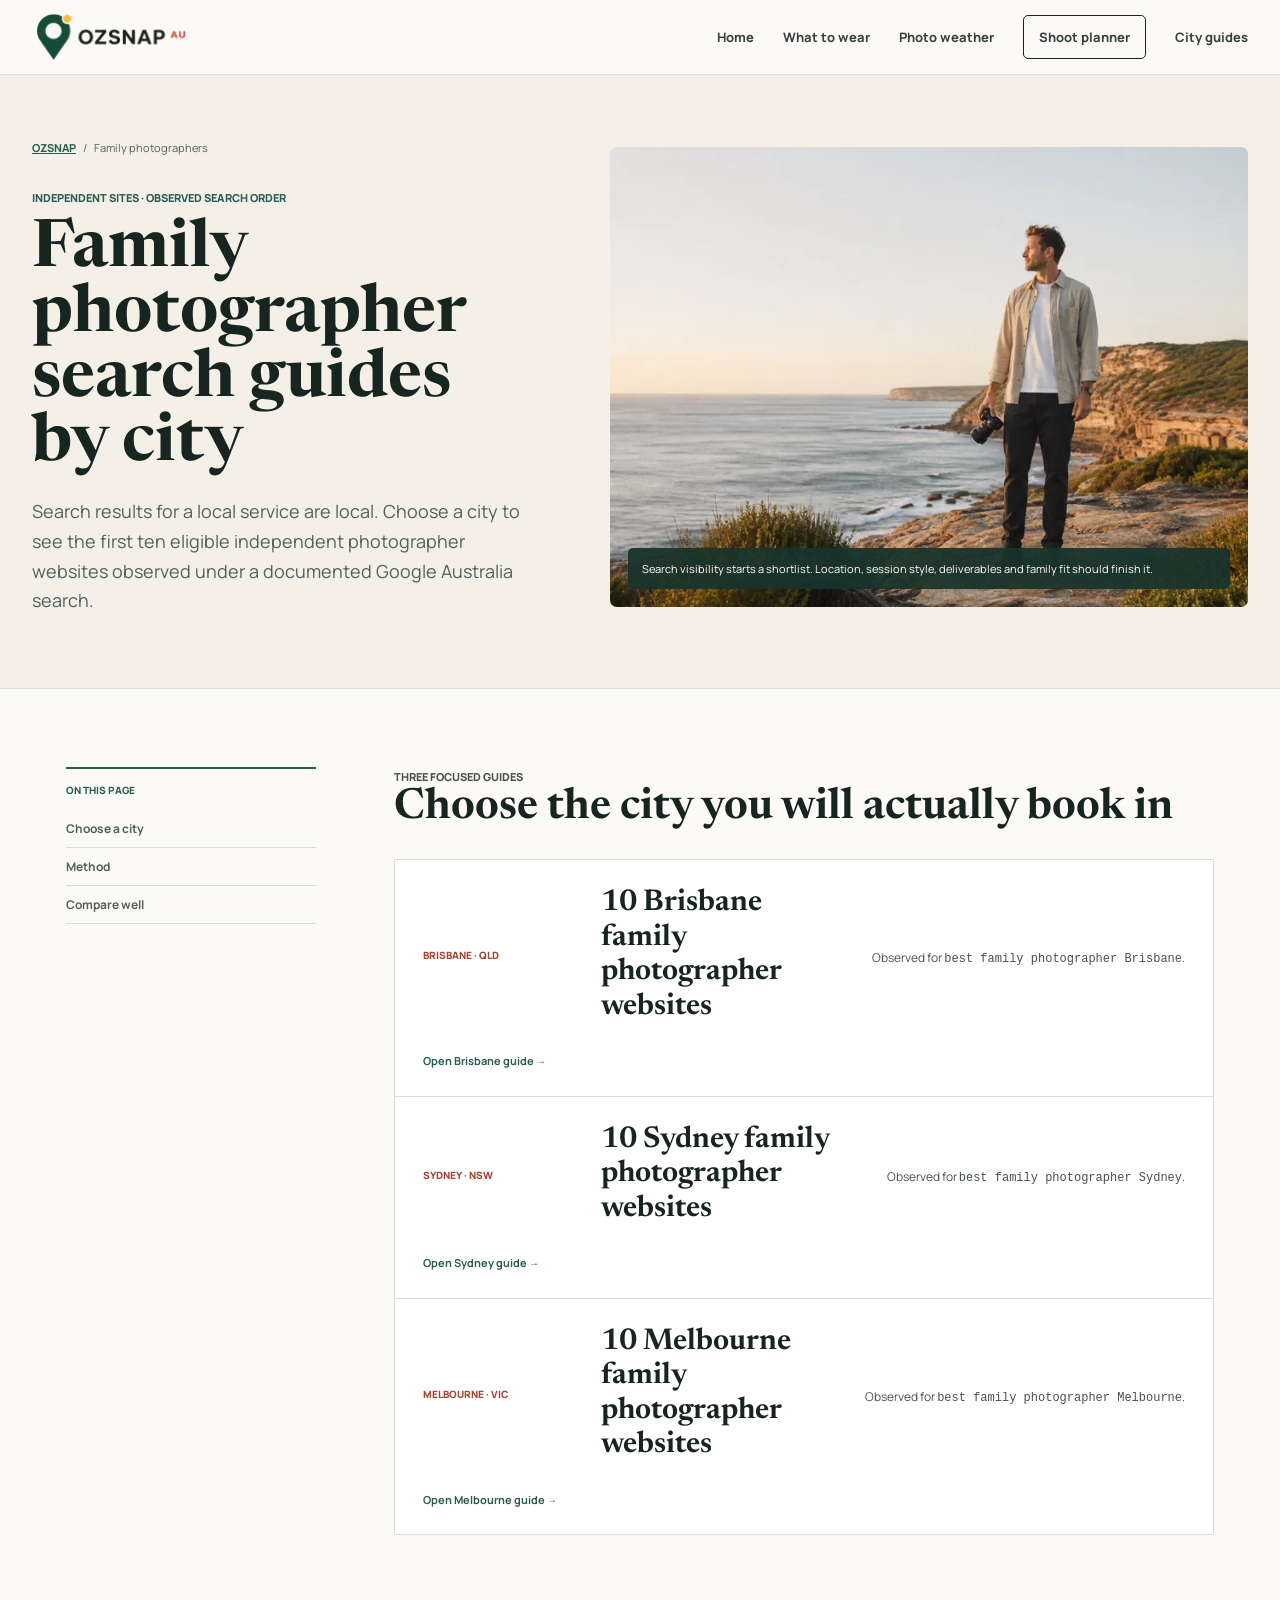
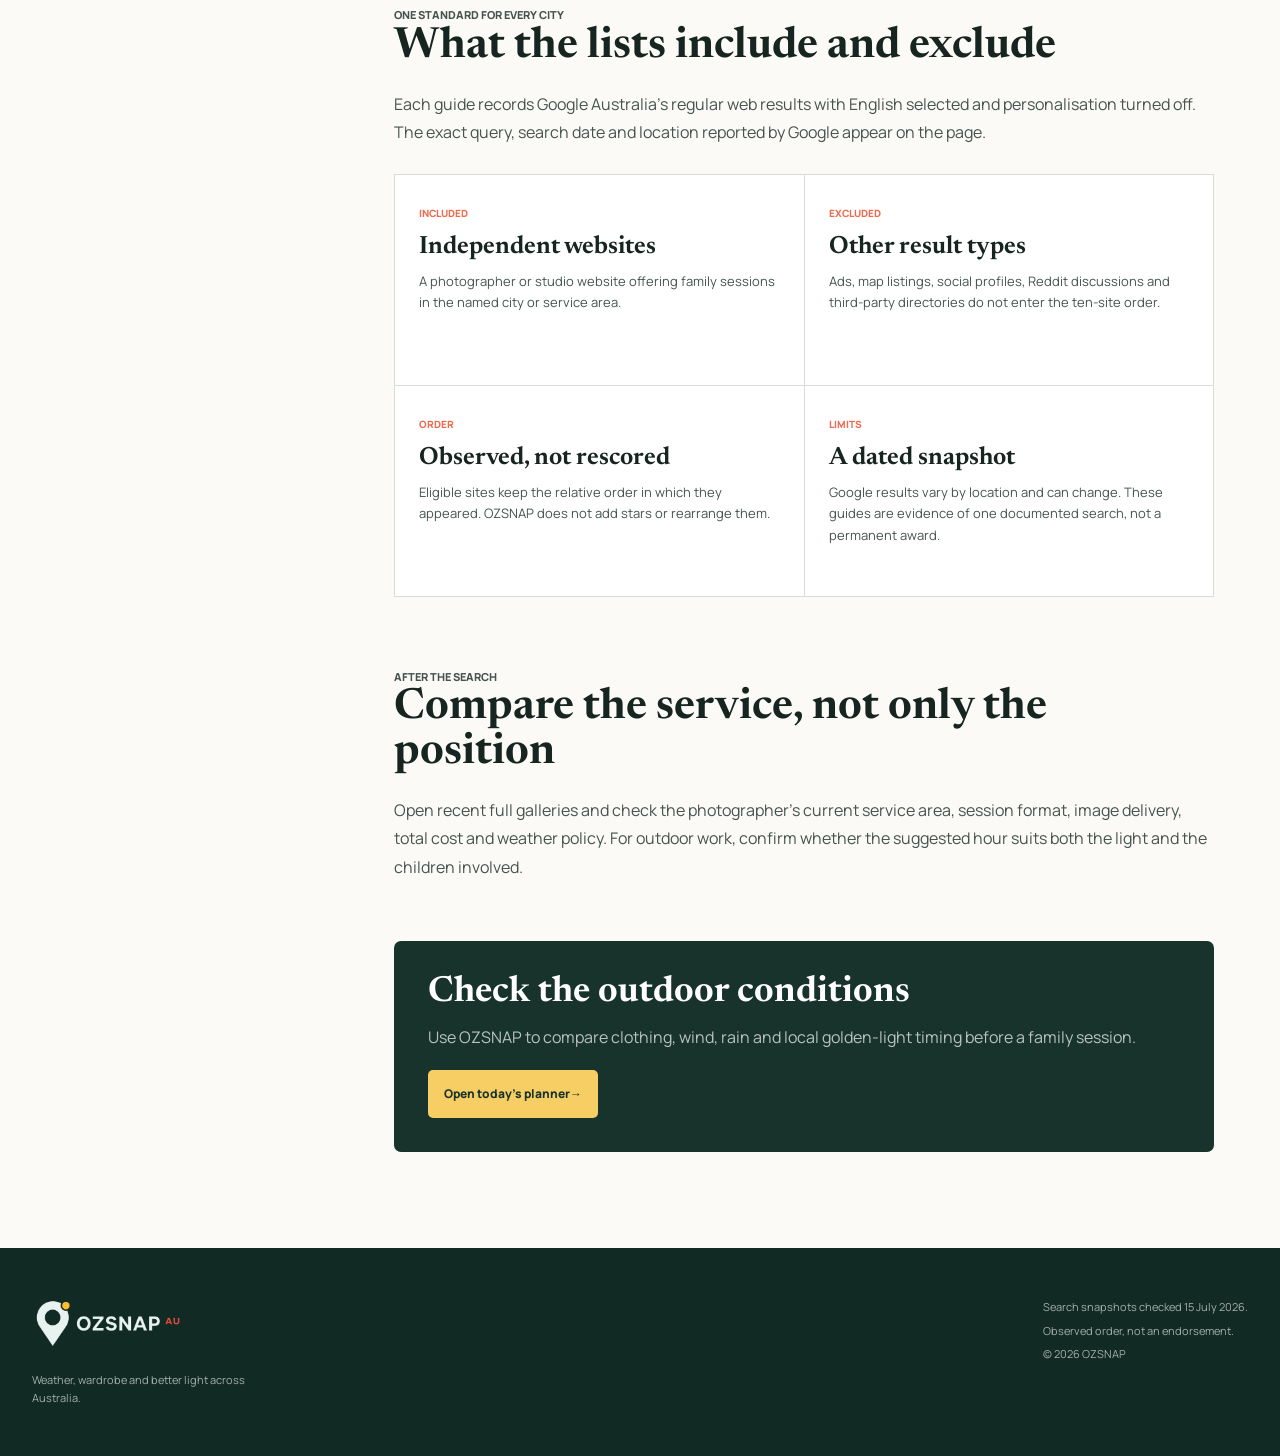
<file: family-photographers/index.html>
<!DOCTYPE html>
<html lang="en-AU">
<head>
    <meta charset="UTF-8">
    <meta name="viewport" content="width=device-width, initial-scale=1.0">
    <meta name="description" content="Browse transparent Google Australia search snapshots for independent family photographer websites in Brisbane, Sydney and Melbourne.">
    <meta name="robots" content="index, follow, max-image-preview:large">
    <meta name="theme-color" content="#17332c">
    <link rel="canonical" href="https://ozsnap.com/family-photographers/">
    <meta property="og:title" content="Family Photographer Search Guides by Australian City | OZSNAP">
    <meta property="og:description" content="City-specific family photographer search snapshots with exact queries, exclusions and practical comparison criteria.">
    <meta property="og:type" content="website">
    <meta property="og:url" content="https://ozsnap.com/family-photographers/">
    <meta property="og:image" content="https://ozsnap.com/assets/brand/ozsnap-social-card.jpg">
    <title>Family Photographer Search Guides by City | OZSNAP</title>
    <link rel="icon" href="/assets/brand/favicon-48.png" sizes="48x48" type="image/png">
    <link rel="preload" href="/assets/fonts/manrope-latin.woff2" as="font" type="font/woff2" crossorigin>
    <link rel="preload" href="/assets/fonts/newsreader-latin.woff2" as="font" type="font/woff2" crossorigin>
    <link rel="stylesheet" href="/style.min.css?v=20260722-2">
    <script type="application/ld+json">
    {
      "@context": "https://schema.org",
      "@graph": [
        {
          "@type": "CollectionPage",
          "@id": "https://ozsnap.com/family-photographers/#webpage",
          "url": "https://ozsnap.com/family-photographers/",
          "name": "Family Photographer Search Guides by Australian City",
          "description": "Transparent city-specific search snapshots for family photographer websites.",
          "dateModified": "2026-07-15",
          "inLanguage": "en-AU",
          "publisher": { "@type": "Organization", "name": "OZSNAP", "url": "https://ozsnap.com/" }
        },
        {
          "@type": "BreadcrumbList",
          "itemListElement": [
            { "@type": "ListItem", "position": 1, "name": "OZSNAP", "item": "https://ozsnap.com/" },
            { "@type": "ListItem", "position": 2, "name": "Family photographers", "item": "https://ozsnap.com/family-photographers/" }
          ]
        }
      ]
    }
    </script>
</head>
<body>
    <a class="skip-link" href="#guide-content">Skip to guide</a>
    <header class="site-header">
        <div class="header-inner page-shell">
            <a class="brand" href="/" aria-label="OZSNAP home"><img class="brand-logo" src="/assets/brand/ozsnap-logo-320.webp" srcset="/assets/brand/ozsnap-logo-320.webp 320w, /assets/brand/ozsnap-logo.webp 480w" sizes="158px" width="480" height="160" alt="OZSNAP AU"></a>
            <button class="menu-toggle" id="menu-toggle" type="button" aria-label="Open navigation" aria-expanded="false" aria-controls="site-nav"><span></span><span></span><span></span></button>
            <nav class="site-nav" id="site-nav" aria-label="Primary navigation">
                <a href="/">Home</a>
                <a href="/what-to-wear-by-temperature/">What to wear</a>
                <a href="/photography-weather-guide/">Photo weather</a>
                <a href="/golden-hour-calculator/" class="nav-action">Shoot planner</a>
                <a href="/australia-city-guides/">City guides</a>
            </nav>
        </div>
    </header>

    <main class="guide-main" id="guide-content">
        <section class="guide-hero">
            <div class="guide-hero-inner page-shell">
                <div>
                    <nav class="guide-breadcrumbs" aria-label="Breadcrumb"><a href="/">OZSNAP</a><span>/</span><span>Family photographers</span></nav>
                    <p class="section-label">Independent sites · observed search order</p>
                    <h1>Family photographer search guides by city</h1>
                    <p class="guide-lede">Search results for a local service are local. Choose a city to see the first ten eligible independent photographer websites observed under a documented Google Australia search.</p>
                </div>
                <figure class="guide-hero-visual">
                    <img src="/assets/photos/coastal-hero.webp" srcset="/assets/photos/coastal-hero-960.webp 960w, /assets/photos/coastal-hero.webp 1920w" sizes="(max-width: 920px) 100vw, 620px" width="1920" height="1024" alt="Photographer working on an Australian coast in warm evening light">
                    <figcaption class="guide-visual-caption">Search visibility starts a shortlist. Location, session style, deliverables and family fit should finish it.</figcaption>
                </figure>
            </div>
        </section>

        <div class="guide-content page-shell">
            <nav class="guide-toc" aria-label="On this page">
                <p>On this page</p>
                <a href="#cities">Choose a city</a>
                <a href="#method">Method</a>
                <a href="#compare">Compare well</a>
            </nav>

            <article class="guide-article">
                <section id="cities">
                    <p class="section-label">Three focused guides</p>
                    <h2>Choose the city you will actually book in</h2>
                    <div class="city-search-guides">
                        <a href="/family-photographers/brisbane/"><span>Brisbane · QLD</span><h3>10 Brisbane family photographer websites</h3><p>Observed for <code>best family photographer Brisbane</code>.</p><strong>Open Brisbane guide <span aria-hidden="true">→</span></strong></a>
                        <a href="/family-photographers/sydney/"><span>Sydney · NSW</span><h3>10 Sydney family photographer websites</h3><p>Observed for <code>best family photographer Sydney</code>.</p><strong>Open Sydney guide <span aria-hidden="true">→</span></strong></a>
                        <a href="/family-photographers/melbourne/"><span>Melbourne · VIC</span><h3>10 Melbourne family photographer websites</h3><p>Observed for <code>best family photographer Melbourne</code>.</p><strong>Open Melbourne guide <span aria-hidden="true">→</span></strong></a>
                    </div>
                </section>

                <section id="method">
                    <p class="section-label">One standard for every city</p>
                    <h2>What the lists include and exclude</h2>
                    <p>Each guide records Google Australia’s regular web results with English selected and personalisation turned off. The exact query, search date and location reported by Google appear on the page.</p>
                    <div class="guide-data-grid">
                        <article><span>Included</span><h3>Independent websites</h3><p>A photographer or studio website offering family sessions in the named city or service area.</p></article>
                        <article><span>Excluded</span><h3>Other result types</h3><p>Ads, map listings, social profiles, Reddit discussions and third-party directories do not enter the ten-site order.</p></article>
                        <article><span>Order</span><h3>Observed, not rescored</h3><p>Eligible sites keep the relative order in which they appeared. OZSNAP does not add stars or rearrange them.</p></article>
                        <article><span>Limits</span><h3>A dated snapshot</h3><p>Google results vary by location and can change. These guides are evidence of one documented search, not a permanent award.</p></article>
                    </div>
                </section>

                <section id="compare">
                    <p class="section-label">After the search</p>
                    <h2>Compare the service, not only the position</h2>
                    <p>Open recent full galleries and check the photographer’s current service area, session format, image delivery, total cost and weather policy. For outdoor work, confirm whether the suggested hour suits both the light and the children involved.</p>
                    <div class="guide-cta"><h2>Check the outdoor conditions</h2><p>Use OZSNAP to compare clothing, wind, rain and local golden-light timing before a family session.</p><a href="/#today">Open today’s planner <span aria-hidden="true">→</span></a></div>
                </section>
            </article>
        </div>
    </main>

    <footer class="site-footer">
        <div class="footer-inner page-shell">
            <div class="footer-brand"><a class="brand footer-logo" href="/" aria-label="OZSNAP home"><img class="brand-logo" src="/assets/brand/ozsnap-logo-light.webp" width="480" height="160" alt="OZSNAP AU"></a><p>Weather, wardrobe and better light across Australia.</p></div>
            <div class="footer-meta"><p>Search snapshots checked 15 July 2026.</p><p>Observed order, not an endorsement.</p><p>&copy; 2026 OZSNAP</p></div>
        </div>
    </footer>
    <script>
    (() => {
        const button = document.getElementById("menu-toggle");
        const nav = document.getElementById("site-nav");
        const close = () => { button.setAttribute("aria-expanded", "false"); button.setAttribute("aria-label", "Open navigation"); nav.classList.remove("open"); document.body.classList.remove("nav-open"); };
        button.addEventListener("click", () => { const open = button.getAttribute("aria-expanded") !== "true"; button.setAttribute("aria-expanded", String(open)); button.setAttribute("aria-label", open ? "Close navigation" : "Open navigation"); nav.classList.toggle("open", open); document.body.classList.toggle("nav-open", open); });
        nav.addEventListener("click", event => { if (event.target.closest("a")) close(); });
        window.addEventListener("resize", () => { if (window.innerWidth > 920) close(); });
        document.addEventListener("keydown", event => { if (event.key === "Escape" && nav.classList.contains("open")) { close(); button.focus(); } });
    })();
    </script>
</body>
</html>
</file>
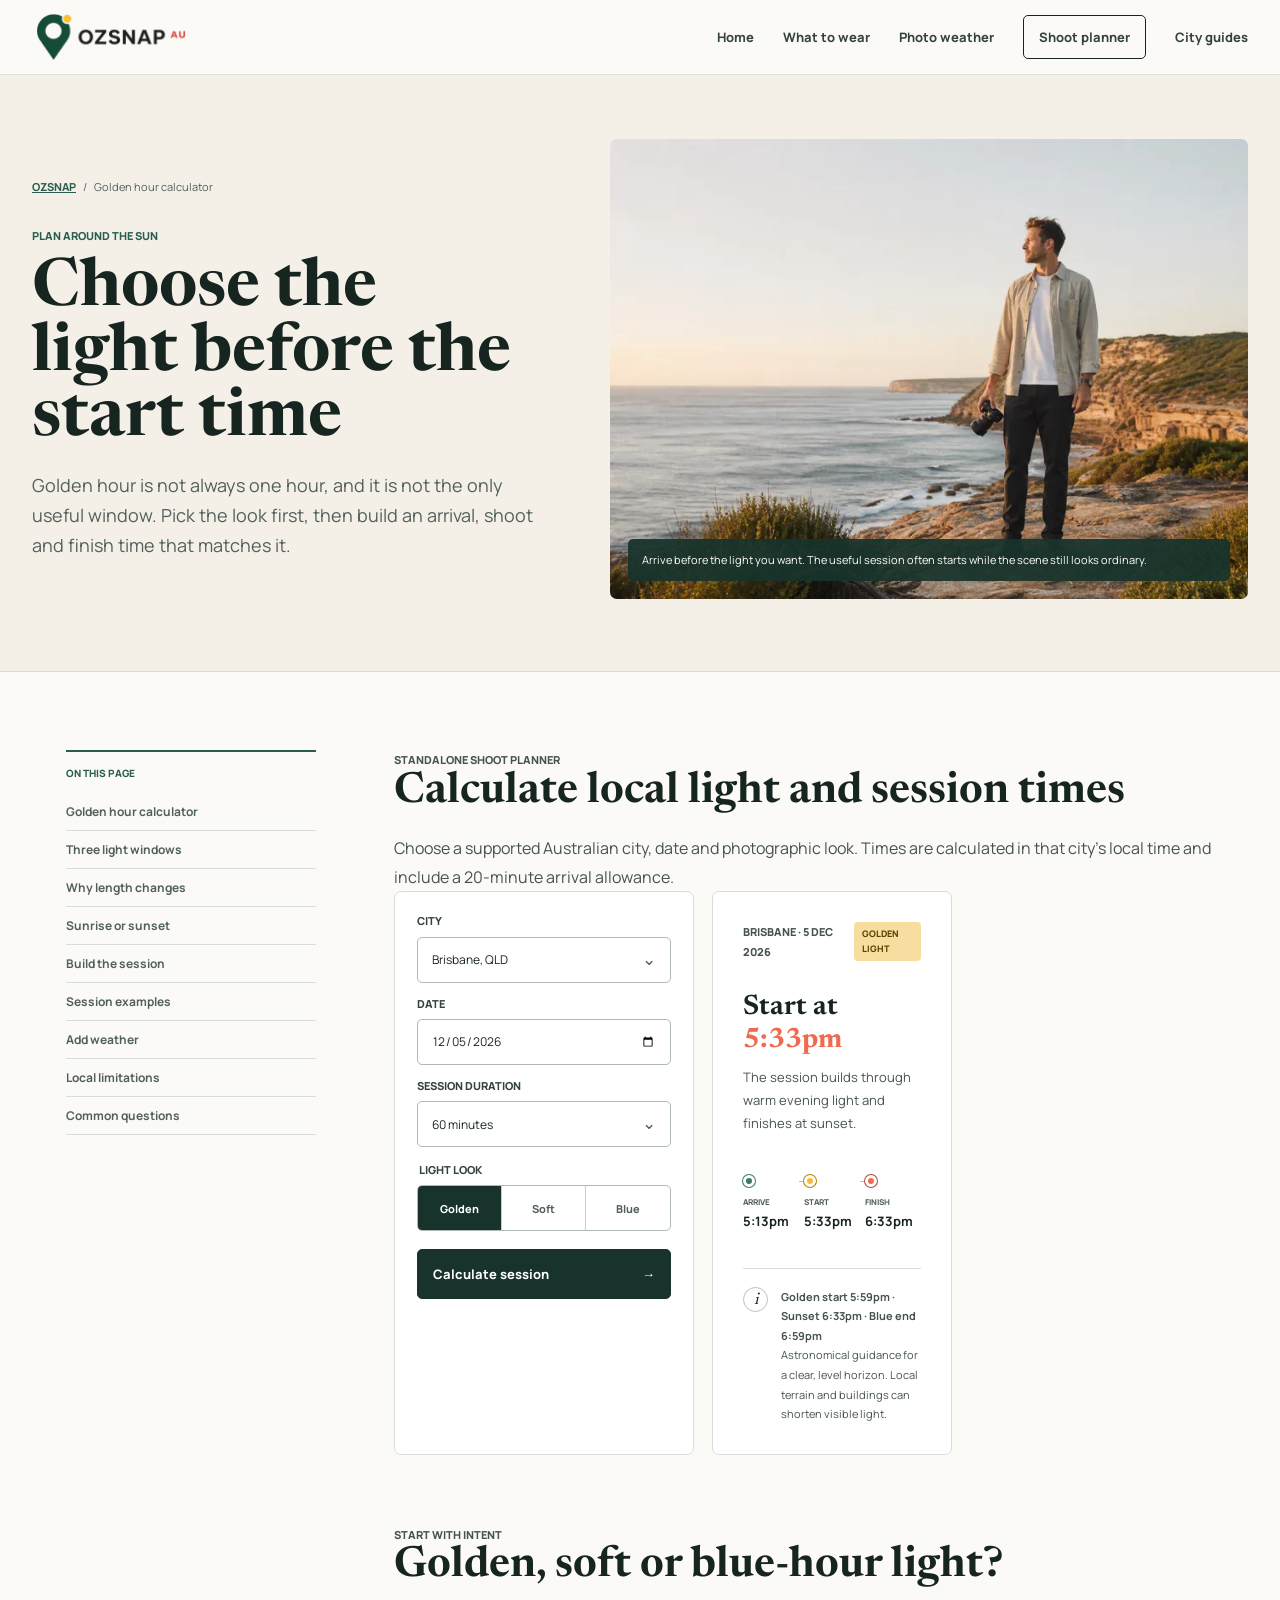
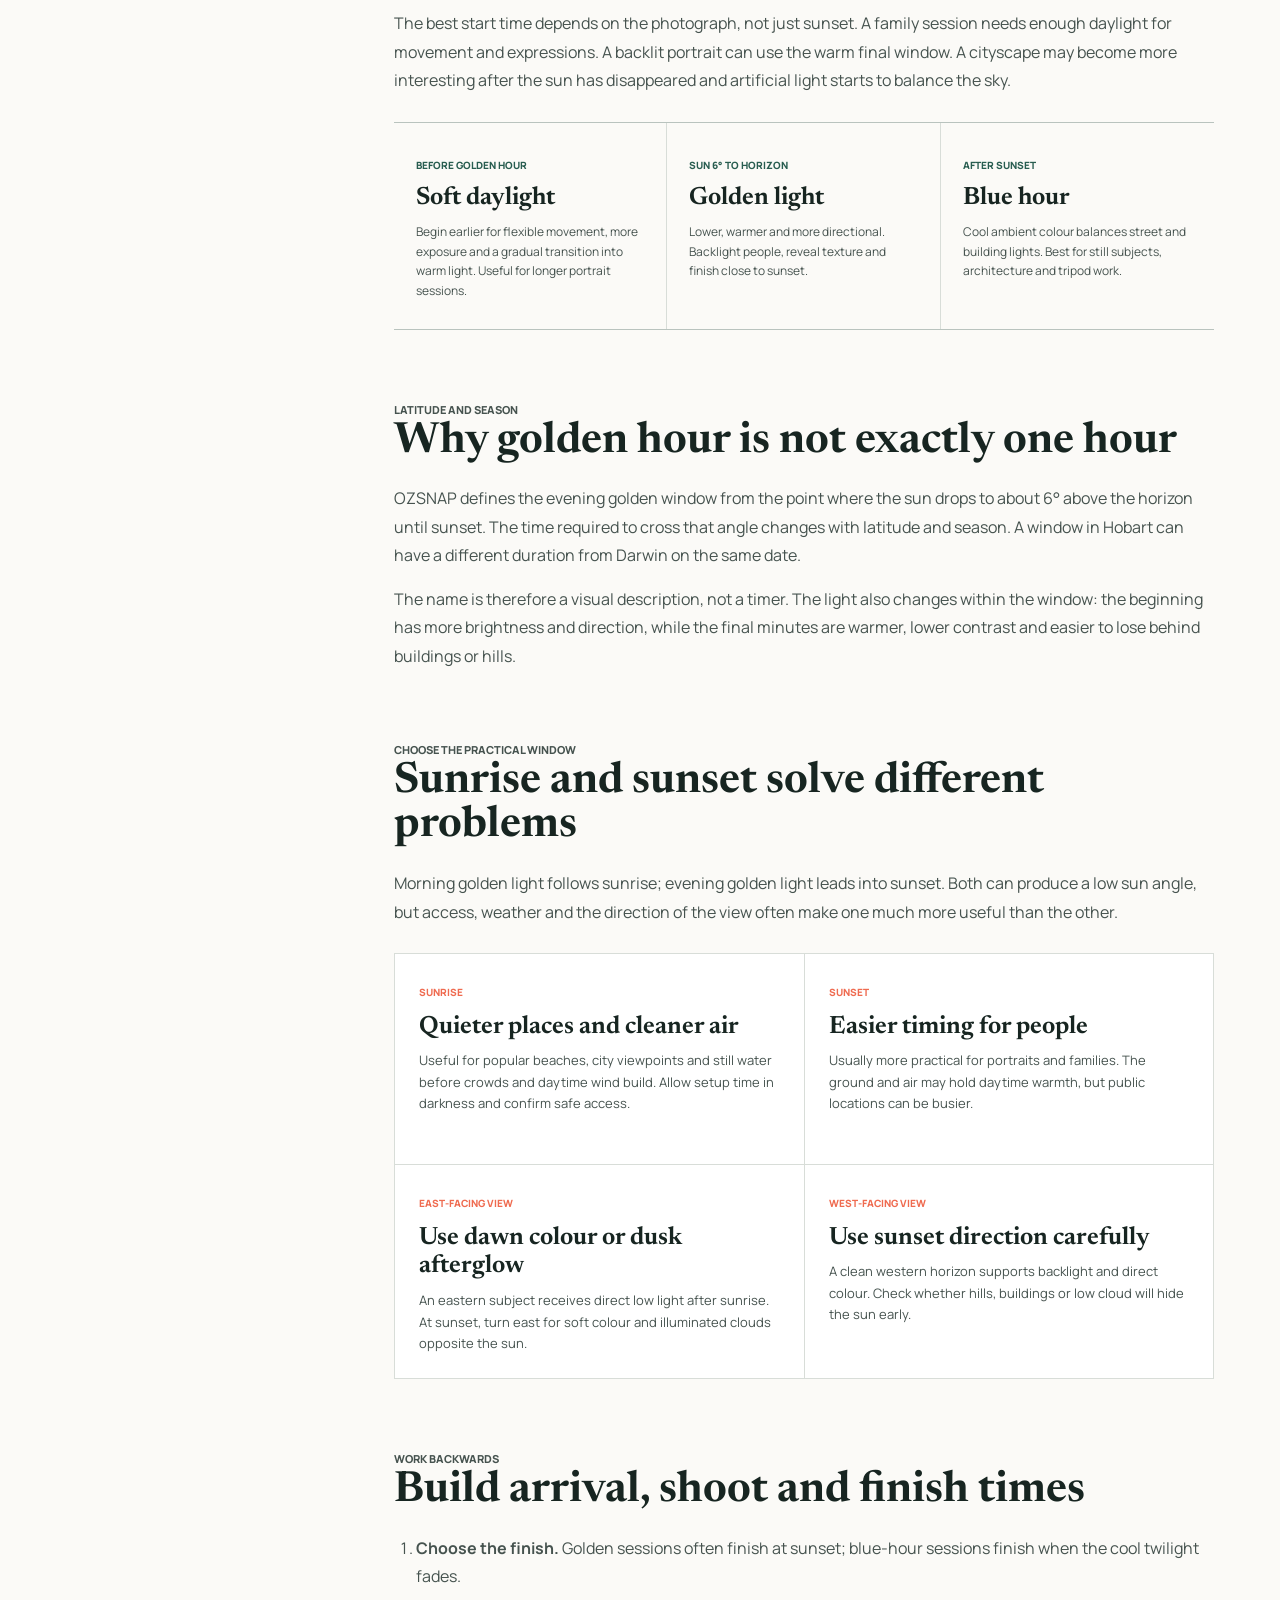
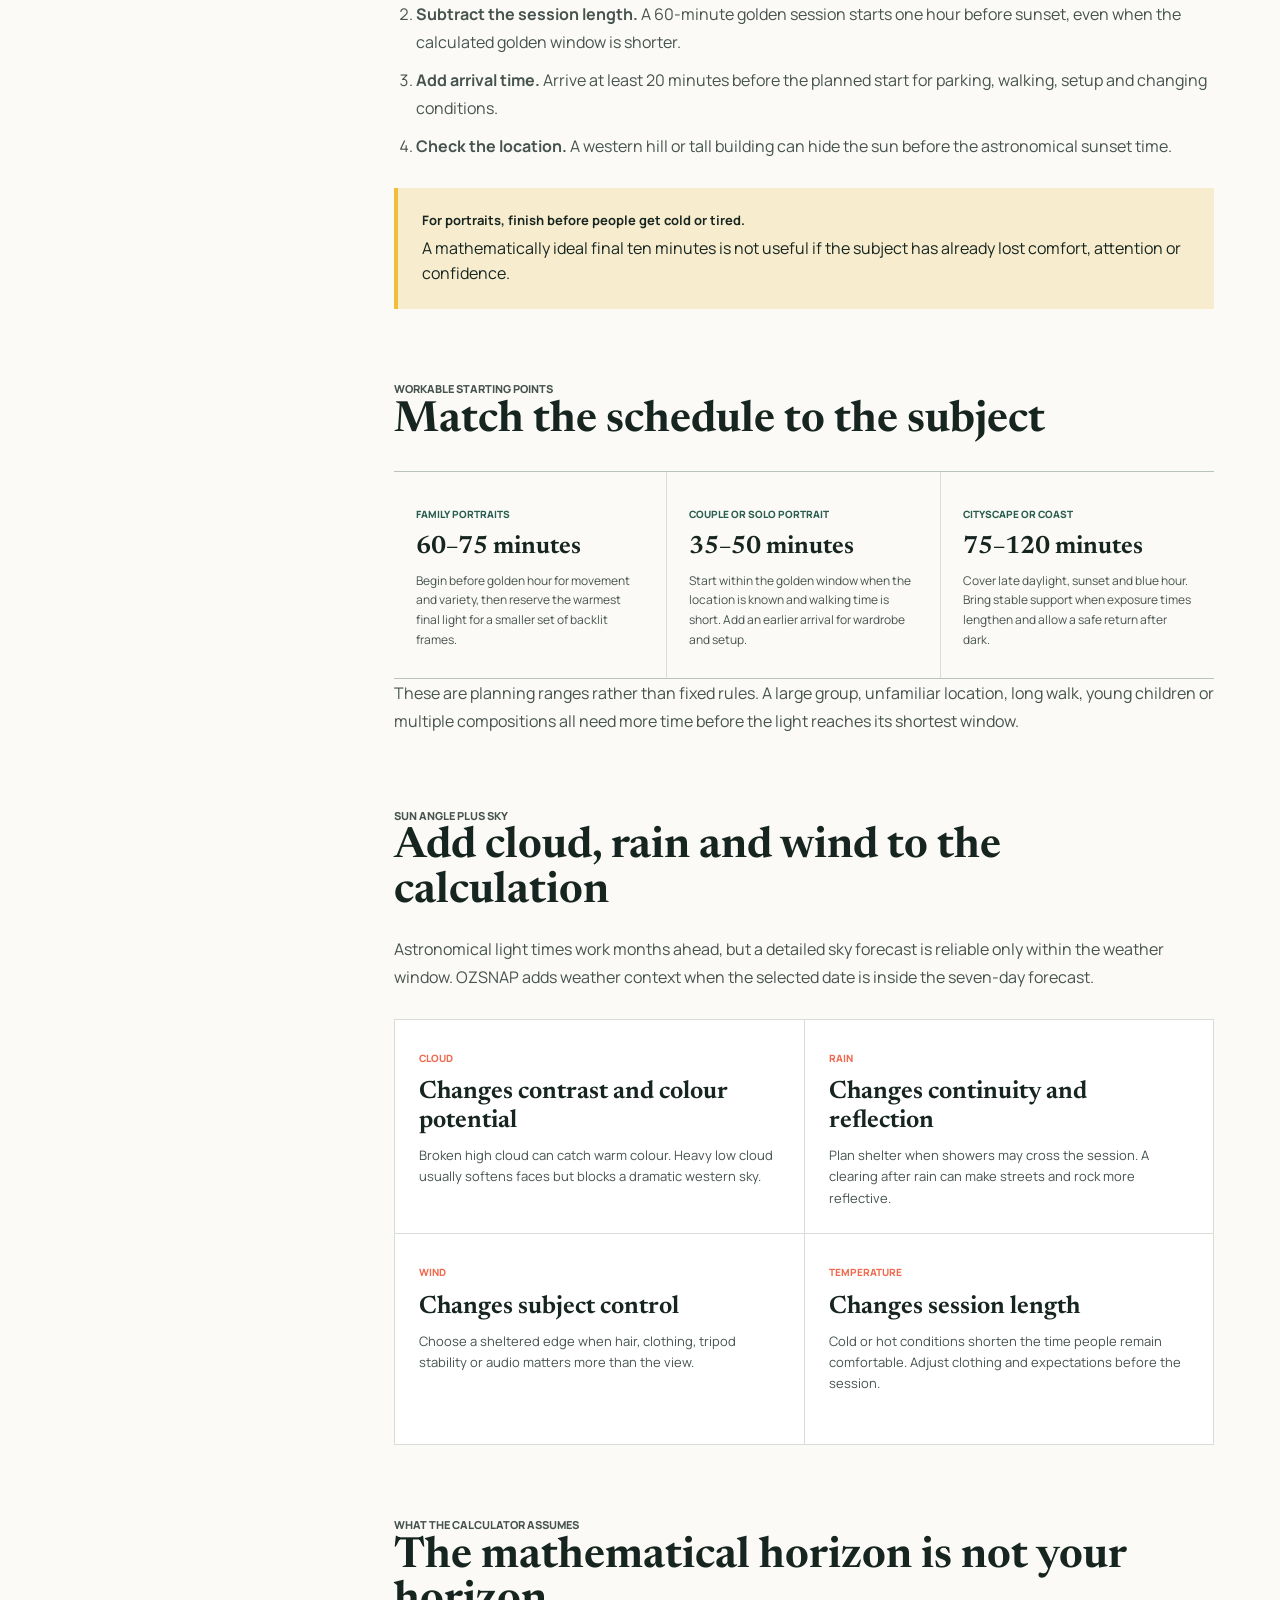
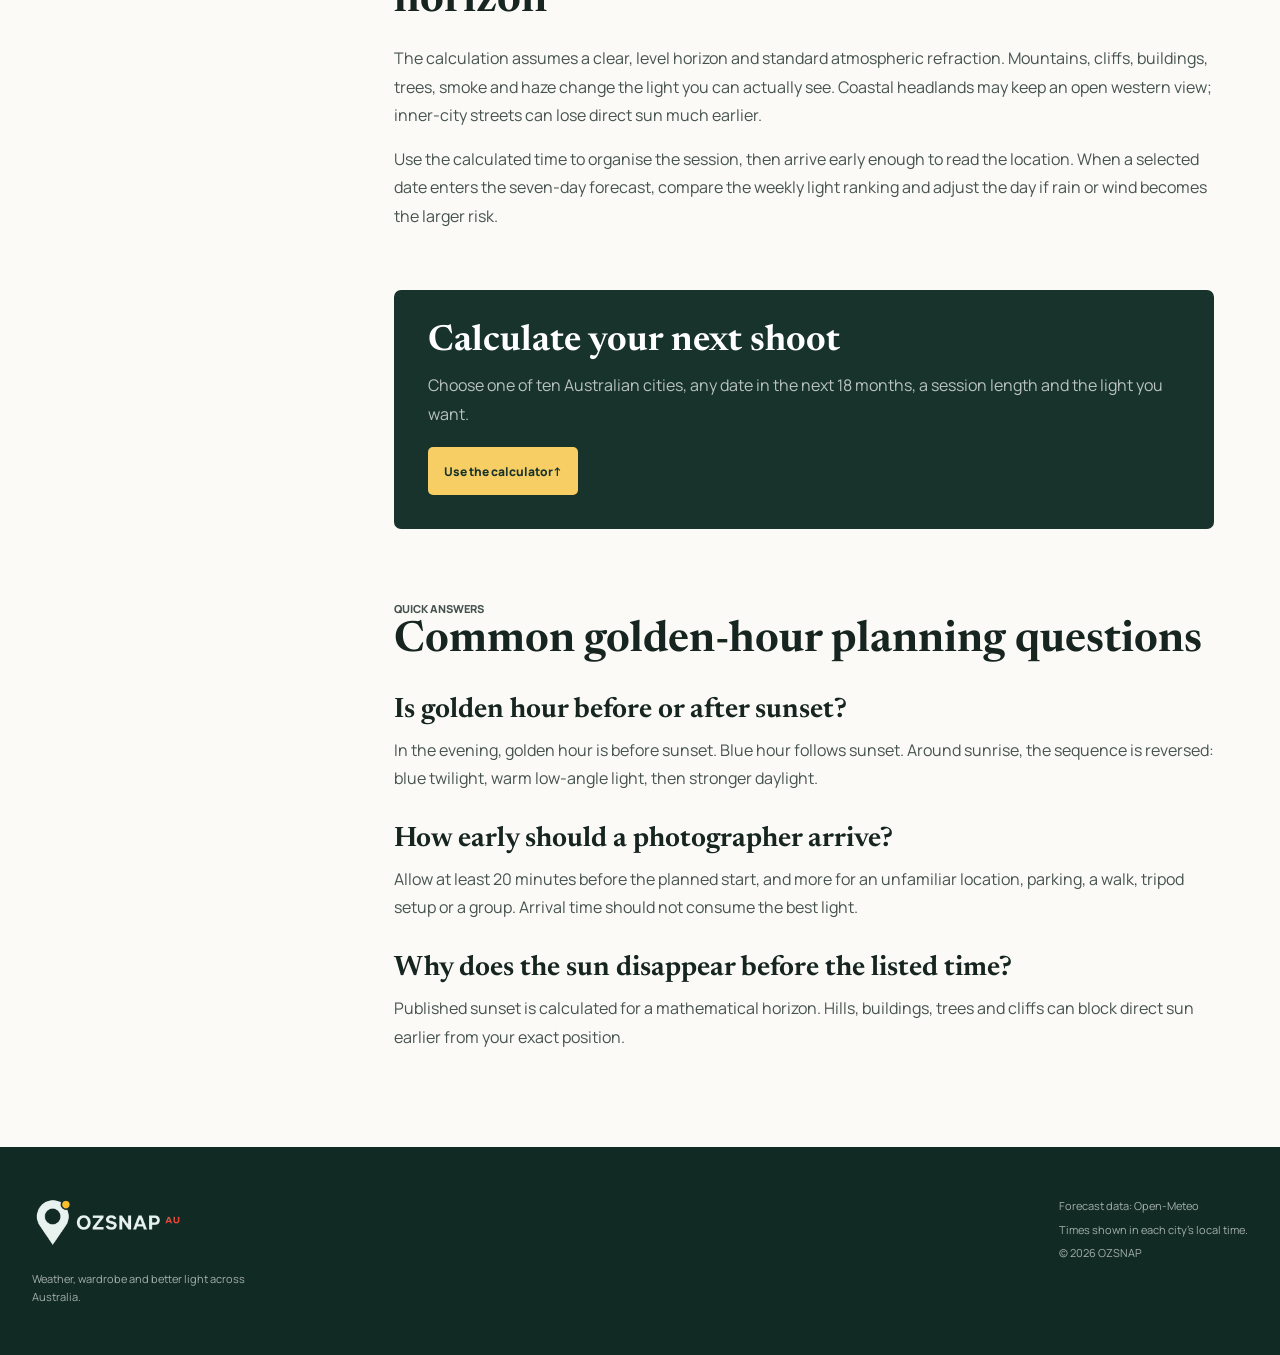
<file: golden-hour-calculator/index.html>
<!DOCTYPE html>
<html lang="en-AU">
<head>
    <meta charset="UTF-8">
    <meta name="viewport" content="width=device-width, initial-scale=1.0">
    <meta name="description" content="Understand golden hour, soft daylight and blue hour in Australia, then calculate a practical photography start, arrival and finish time.">
    <meta name="robots" content="index, follow, max-image-preview:large">
    <meta name="theme-color" content="#17332c">
    <link rel="canonical" href="https://ozsnap.com/golden-hour-calculator/">
    <meta property="og:title" content="Golden Hour Calculator &amp; Shoot Timing Guide | OZSNAP">
    <meta property="og:description" content="Choose golden, soft or blue-hour light and build a practical Australian photography session around the sun.">
    <meta property="og:type" content="article">
    <meta property="og:url" content="https://ozsnap.com/golden-hour-calculator/">
    <meta property="og:image" content="https://ozsnap.com/assets/photos/coastal-hero.webp">
    <title>Golden Hour Calculator &amp; Shoot Timing Guide | OZSNAP</title>
    <link rel="icon" href="/assets/brand/favicon-48.png" sizes="48x48" type="image/png">
    <link rel="preload" href="/assets/fonts/manrope-latin.woff2" as="font" type="font/woff2" crossorigin>
    <link rel="preload" href="/assets/fonts/newsreader-latin.woff2" as="font" type="font/woff2" crossorigin>
    <link rel="stylesheet" href="/style.min.css?v=20260722-2">
    <script type="application/ld+json">
    {
      "@context": "https://schema.org",
      "@graph": [
        {
          "@type": "Article",
          "@id": "https://ozsnap.com/golden-hour-calculator/#article",
          "headline": "Golden Hour Calculator and Shoot Timing Guide",
          "description": "A practical Australian guide to golden hour, soft daylight, blue hour and session timing.",
          "dateModified": "2026-07-15",
          "inLanguage": "en-AU",
          "image": "https://ozsnap.com/assets/photos/coastal-hero.webp",
          "mainEntityOfPage": "https://ozsnap.com/golden-hour-calculator/",
          "publisher": { "@type": "Organization", "name": "OZSNAP", "url": "https://ozsnap.com/", "logo": { "@type": "ImageObject", "url": "https://ozsnap.com/assets/brand/ozsnap-logo.png" } }
        },
        {
          "@type": "BreadcrumbList",
          "itemListElement": [
            { "@type": "ListItem", "position": 1, "name": "OZSNAP", "item": "https://ozsnap.com/" },
            { "@type": "ListItem", "position": 2, "name": "Golden hour calculator", "item": "https://ozsnap.com/golden-hour-calculator/" }
          ]
        }
      ]
    }
    </script>
</head>
<body>
    <a class="skip-link" href="#guide-content">Skip to guide</a>
    <header class="site-header">
        <div class="header-inner page-shell">
            <a class="brand" href="/" aria-label="OZSNAP home"><img class="brand-logo" src="/assets/brand/ozsnap-logo-320.webp" srcset="/assets/brand/ozsnap-logo-320.webp 320w, /assets/brand/ozsnap-logo.webp 480w" sizes="158px" width="480" height="160" alt="OZSNAP AU"></a>
            <button class="menu-toggle" id="menu-toggle" type="button" aria-label="Open navigation" aria-expanded="false" aria-controls="site-nav"><span></span><span></span><span></span></button>
            <nav class="site-nav" id="site-nav" aria-label="Primary navigation">
                <a href="/">Home</a>
                <a href="/what-to-wear-by-temperature/">What to wear</a>
                <a href="/photography-weather-guide/">Photo weather</a>
                <a href="/golden-hour-calculator/" class="nav-action" aria-current="page">Shoot planner</a>
                <a href="/australia-city-guides/">City guides</a>
            </nav>
        </div>
    </header>

    <main class="guide-main" id="guide-content">
        <section class="guide-hero">
            <div class="guide-hero-inner page-shell">
                <div>
                    <nav class="guide-breadcrumbs" aria-label="Breadcrumb"><a href="/">OZSNAP</a><span>/</span><span>Golden hour calculator</span></nav>
                    <p class="section-label">Plan around the sun</p>
                    <h1>Choose the light before the start time</h1>
                    <p class="guide-lede">Golden hour is not always one hour, and it is not the only useful window. Pick the look first, then build an arrival, shoot and finish time that matches it.</p>
                </div>
                <figure class="guide-hero-visual">
                    <img src="/assets/photos/coastal-hero.webp" srcset="/assets/photos/coastal-hero-960.webp 960w, /assets/photos/coastal-hero.webp 1920w" sizes="(max-width: 920px) 100vw, 620px" width="1920" height="1024" alt="Photographer on an Australian coastal headland in warm evening light">
                    <figcaption class="guide-visual-caption">Arrive before the light you want. The useful session often starts while the scene still looks ordinary.</figcaption>
                </figure>
            </div>
        </section>

        <div class="guide-content page-shell">
            <nav class="guide-toc" aria-label="On this page">
                <p>On this page</p>
                <a href="#calculator">Golden hour calculator</a>
                <a href="#three-windows">Three light windows</a>
                <a href="#golden-length">Why length changes</a>
                <a href="#sunrise-sunset">Sunrise or sunset</a>
                <a href="#session-timing">Build the session</a>
                <a href="#session-examples">Session examples</a>
                <a href="#weather">Add weather</a>
                <a href="#limitations">Local limitations</a>
                <a href="#common-questions">Common questions</a>
            </nav>

            <article class="guide-article">
                <section id="calculator">
                    <p class="section-label">Standalone shoot planner</p>
                    <h2>Calculate local light and session times</h2>
                    <p>Choose a supported Australian city, date and photographic look. Times are calculated in that city’s local time and include a 20-minute arrival allowance.</p>
                    <div class="planner-layout">
                        <form class="planner-form" id="standalone-planner">
                            <div class="form-row">
                                <label for="calculator-city">City</label>
                                <div class="select-wrap"><select id="calculator-city" name="city" required>
                                    <option value="sydney">Sydney, NSW</option>
                                    <option value="melbourne">Melbourne, VIC</option>
                                    <option value="brisbane" selected>Brisbane, QLD</option>
                                    <option value="gold-coast">Gold Coast, QLD</option>
                                    <option value="cairns">Cairns, QLD</option>
                                    <option value="perth">Perth, WA</option>
                                    <option value="adelaide">Adelaide, SA</option>
                                    <option value="hobart">Hobart, TAS</option>
                                    <option value="canberra">Canberra, ACT</option>
                                    <option value="darwin">Darwin, NT</option>
                                </select></div>
                            </div>
                            <div class="form-row">
                                <label for="calculator-date">Date</label>
                                <input id="calculator-date" name="date" type="date" required>
                            </div>
                            <div class="form-row">
                                <label for="calculator-duration">Session duration</label>
                                <div class="select-wrap"><select id="calculator-duration" name="duration">
                                    <option value="30">30 minutes</option>
                                    <option value="45">45 minutes</option>
                                    <option value="60" selected>60 minutes</option>
                                    <option value="75">75 minutes</option>
                                    <option value="90">90 minutes</option>
                                    <option value="120">120 minutes</option>
                                </select></div>
                            </div>
                            <fieldset class="light-preference">
                                <legend>Light look</legend>
                                <div class="segmented-control">
                                    <input type="radio" name="calculator-look" id="calculator-golden" value="golden" checked><label for="calculator-golden">Golden</label>
                                    <input type="radio" name="calculator-look" id="calculator-soft" value="soft"><label for="calculator-soft">Soft</label>
                                    <input type="radio" name="calculator-look" id="calculator-blue" value="blue"><label for="calculator-blue">Blue</label>
                                </div>
                            </fieldset>
                            <button class="calculate-button" type="submit">Calculate session <span aria-hidden="true">→</span></button>
                        </form>

                        <div class="planner-result" id="calculator-result" role="status" aria-live="polite">
                            <div class="result-topline"><p class="section-label" id="calculator-location">Brisbane · Today</p><span id="calculator-type">Golden light</span></div>
                            <h3>Start at <strong id="calculator-start">--:--</strong></h3>
                            <p id="calculator-summary">Choose your date and calculate a practical evening schedule.</p>
                            <div class="schedule-line" role="group" aria-label="Session schedule">
                                <div><span class="schedule-dot"></span><small>Arrive</small><strong id="calculator-arrival">--:--</strong></div>
                                <span class="schedule-connector" aria-hidden="true"></span>
                                <div><span class="schedule-dot shoot"></span><small>Start</small><strong id="calculator-shoot">--:--</strong></div>
                                <span class="schedule-connector" aria-hidden="true"></span>
                                <div><span class="schedule-dot finish"></span><small>Finish</small><strong id="calculator-finish">--:--</strong></div>
                            </div>
                            <div class="result-note"><span aria-hidden="true">i</span><p><strong id="calculator-milestones">Golden start --:-- · Sunset --:-- · Blue end --:--</strong><br>Astronomical guidance for a clear, level horizon. Local terrain and buildings can shorten visible light.</p></div>
                        </div>
                    </div>
                </section>

                <section id="three-windows">
                    <p class="section-label">Start with intent</p>
                    <h2>Golden, soft or blue-hour light?</h2>
                    <p>The best start time depends on the photograph, not just sunset. A family session needs enough daylight for movement and expressions. A backlit portrait can use the warm final window. A cityscape may become more interesting after the sun has disappeared and artificial light starts to balance the sky.</p>
                    <div class="light-comparison">
                        <article><span>Before golden hour</span><h3>Soft daylight</h3><p>Begin earlier for flexible movement, more exposure and a gradual transition into warm light. Useful for longer portrait sessions.</p></article>
                        <article><span>Sun 6° to horizon</span><h3>Golden light</h3><p>Lower, warmer and more directional. Backlight people, reveal texture and finish close to sunset.</p></article>
                        <article><span>After sunset</span><h3>Blue hour</h3><p>Cool ambient colour balances street and building lights. Best for still subjects, architecture and tripod work.</p></article>
                    </div>
                </section>

                <section id="golden-length">
                    <p class="section-label">Latitude and season</p>
                    <h2>Why golden hour is not exactly one hour</h2>
                    <p>OZSNAP defines the evening golden window from the point where the sun drops to about 6° above the horizon until sunset. The time required to cross that angle changes with latitude and season. A window in Hobart can have a different duration from Darwin on the same date.</p>
                    <p>The name is therefore a visual description, not a timer. The light also changes within the window: the beginning has more brightness and direction, while the final minutes are warmer, lower contrast and easier to lose behind buildings or hills.</p>
                </section>

                <section id="sunrise-sunset">
                    <p class="section-label">Choose the practical window</p>
                    <h2>Sunrise and sunset solve different problems</h2>
                    <p>Morning golden light follows sunrise; evening golden light leads into sunset. Both can produce a low sun angle, but access, weather and the direction of the view often make one much more useful than the other.</p>
                    <div class="guide-data-grid">
                        <article><span>Sunrise</span><h3>Quieter places and cleaner air</h3><p>Useful for popular beaches, city viewpoints and still water before crowds and daytime wind build. Allow setup time in darkness and confirm safe access.</p></article>
                        <article><span>Sunset</span><h3>Easier timing for people</h3><p>Usually more practical for portraits and families. The ground and air may hold daytime warmth, but public locations can be busier.</p></article>
                        <article><span>East-facing view</span><h3>Use dawn colour or dusk afterglow</h3><p>An eastern subject receives direct low light after sunrise. At sunset, turn east for soft colour and illuminated clouds opposite the sun.</p></article>
                        <article><span>West-facing view</span><h3>Use sunset direction carefully</h3><p>A clean western horizon supports backlight and direct colour. Check whether hills, buildings or low cloud will hide the sun early.</p></article>
                    </div>
                </section>

                <section id="session-timing">
                    <p class="section-label">Work backwards</p>
                    <h2>Build arrival, shoot and finish times</h2>
                    <ol>
                        <li><strong>Choose the finish.</strong> Golden sessions often finish at sunset; blue-hour sessions finish when the cool twilight fades.</li>
                        <li><strong>Subtract the session length.</strong> A 60-minute golden session starts one hour before sunset, even when the calculated golden window is shorter.</li>
                        <li><strong>Add arrival time.</strong> Arrive at least 20 minutes before the planned start for parking, walking, setup and changing conditions.</li>
                        <li><strong>Check the location.</strong> A western hill or tall building can hide the sun before the astronomical sunset time.</li>
                    </ol>
                    <div class="guide-note"><strong>For portraits, finish before people get cold or tired.</strong>A mathematically ideal final ten minutes is not useful if the subject has already lost comfort, attention or confidence.</div>
                </section>

                <section id="session-examples">
                    <p class="section-label">Workable starting points</p>
                    <h2>Match the schedule to the subject</h2>
                    <div class="light-comparison">
                        <article><span>Family portraits</span><h3>60–75 minutes</h3><p>Begin before golden hour for movement and variety, then reserve the warmest final light for a smaller set of backlit frames.</p></article>
                        <article><span>Couple or solo portrait</span><h3>35–50 minutes</h3><p>Start within the golden window when the location is known and walking time is short. Add an earlier arrival for wardrobe and setup.</p></article>
                        <article><span>Cityscape or coast</span><h3>75–120 minutes</h3><p>Cover late daylight, sunset and blue hour. Bring stable support when exposure times lengthen and allow a safe return after dark.</p></article>
                    </div>
                    <p>These are planning ranges rather than fixed rules. A large group, unfamiliar location, long walk, young children or multiple compositions all need more time before the light reaches its shortest window.</p>
                </section>

                <section id="weather">
                    <p class="section-label">Sun angle plus sky</p>
                    <h2>Add cloud, rain and wind to the calculation</h2>
                    <p>Astronomical light times work months ahead, but a detailed sky forecast is reliable only within the weather window. OZSNAP adds weather context when the selected date is inside the seven-day forecast.</p>
                    <div class="guide-data-grid">
                        <article><span>Cloud</span><h3>Changes contrast and colour potential</h3><p>Broken high cloud can catch warm colour. Heavy low cloud usually softens faces but blocks a dramatic western sky.</p></article>
                        <article><span>Rain</span><h3>Changes continuity and reflection</h3><p>Plan shelter when showers may cross the session. A clearing after rain can make streets and rock more reflective.</p></article>
                        <article><span>Wind</span><h3>Changes subject control</h3><p>Choose a sheltered edge when hair, clothing, tripod stability or audio matters more than the view.</p></article>
                        <article><span>Temperature</span><h3>Changes session length</h3><p>Cold or hot conditions shorten the time people remain comfortable. Adjust clothing and expectations before the session.</p></article>
                    </div>
                </section>

                <section id="limitations">
                    <p class="section-label">What the calculator assumes</p>
                    <h2>The mathematical horizon is not your horizon</h2>
                    <p>The calculation assumes a clear, level horizon and standard atmospheric refraction. Mountains, cliffs, buildings, trees, smoke and haze change the light you can actually see. Coastal headlands may keep an open western view; inner-city streets can lose direct sun much earlier.</p>
                    <p>Use the calculated time to organise the session, then arrive early enough to read the location. When a selected date enters the seven-day forecast, compare the weekly light ranking and adjust the day if rain or wind becomes the larger risk.</p>
                    <div class="guide-cta"><h2>Calculate your next shoot</h2><p>Choose one of ten Australian cities, any date in the next 18 months, a session length and the light you want.</p><a href="#calculator">Use the calculator <span aria-hidden="true">↑</span></a></div>
                </section>

                <section id="common-questions">
                    <p class="section-label">Quick answers</p>
                    <h2>Common golden-hour planning questions</h2>
                    <h3>Is golden hour before or after sunset?</h3>
                    <p>In the evening, golden hour is before sunset. Blue hour follows sunset. Around sunrise, the sequence is reversed: blue twilight, warm low-angle light, then stronger daylight.</p>
                    <h3>How early should a photographer arrive?</h3>
                    <p>Allow at least 20 minutes before the planned start, and more for an unfamiliar location, parking, a walk, tripod setup or a group. Arrival time should not consume the best light.</p>
                    <h3>Why does the sun disappear before the listed time?</h3>
                    <p>Published sunset is calculated for a mathematical horizon. Hills, buildings, trees and cliffs can block direct sun earlier from your exact position.</p>
                </section>
            </article>
        </div>
    </main>

    <footer class="site-footer">
        <div class="footer-inner page-shell">
            <div class="footer-brand"><a class="brand footer-logo" href="/" aria-label="OZSNAP home"><img class="brand-logo" src="/assets/brand/ozsnap-logo-light.webp" width="480" height="160" alt="OZSNAP AU"></a><p>Weather, wardrobe and better light across Australia.</p></div>
            <div class="footer-meta"><p>Forecast data: Open-Meteo</p><p>Times shown in each city’s local time.</p><p>&copy; 2026 OZSNAP</p></div>
        </div>
    </footer>
    <script>
    (() => {
        const cities = {
            sydney: { name: "Sydney", latitude: -33.8688, longitude: 151.2093, timezone: "Australia/Sydney" },
            melbourne: { name: "Melbourne", latitude: -37.8136, longitude: 144.9631, timezone: "Australia/Melbourne" },
            brisbane: { name: "Brisbane", latitude: -27.4698, longitude: 153.0251, timezone: "Australia/Brisbane" },
            "gold-coast": { name: "Gold Coast", latitude: -28.0167, longitude: 153.4, timezone: "Australia/Brisbane" },
            cairns: { name: "Cairns", latitude: -16.9186, longitude: 145.7781, timezone: "Australia/Brisbane" },
            perth: { name: "Perth", latitude: -31.9523, longitude: 115.8613, timezone: "Australia/Perth" },
            adelaide: { name: "Adelaide", latitude: -34.9285, longitude: 138.6007, timezone: "Australia/Adelaide" },
            hobart: { name: "Hobart", latitude: -42.8821, longitude: 147.3272, timezone: "Australia/Hobart" },
            canberra: { name: "Canberra", latitude: -35.2809, longitude: 149.13, timezone: "Australia/Sydney" },
            darwin: { name: "Darwin", latitude: -12.4634, longitude: 130.8456, timezone: "Australia/Darwin" }
        };

        const form = document.getElementById("standalone-planner");
        const cityInput = document.getElementById("calculator-city");
        const dateInput = document.getElementById("calculator-date");
        const durationInput = document.getElementById("calculator-duration");

        const dateInZone = timezone => {
            const parts = new Intl.DateTimeFormat("en-CA", { timeZone: timezone, year: "numeric", month: "2-digit", day: "2-digit" }).formatToParts(new Date());
            const values = Object.fromEntries(parts.filter(part => part.type !== "literal").map(part => [part.type, part.value]));
            return `${values.year}-${values.month}-${values.day}`;
        };
        const addMonths = (dateString, months) => {
            const [year, month, day] = dateString.split("-").map(Number);
            const target = new Date(Date.UTC(year, month - 1 + months, 1, 12));
            const finalDay = new Date(Date.UTC(target.getUTCFullYear(), target.getUTCMonth() + 1, 0)).getUTCDate();
            target.setUTCDate(Math.min(day, finalDay));
            return target.toISOString().slice(0, 10);
        };
        const addMinutes = (date, minutes) => new Date(date.valueOf() + minutes * 60000);
        const clamp = (value, minimum, maximum) => Math.min(maximum, Math.max(minimum, value));
        const toJulian = date => date.valueOf() / 86400000 - 0.5 + 2440588;
        const fromJulian = julian => new Date((julian + 0.5 - 2440588) * 86400000);
        const formatTime = (date, timezone) => new Intl.DateTimeFormat("en-AU", { timeZone: timezone, hour: "numeric", minute: "2-digit", hour12: true }).format(date).replace(" am", "am").replace(" pm", "pm");
        const formatDate = dateString => new Intl.DateTimeFormat("en-AU", { day: "numeric", month: "short", year: "numeric", timeZone: "UTC" }).format(new Date(`${dateString}T12:00:00Z`));

        const calculateSolarTimes = (dateString, latitude, longitude) => {
            const rad = Math.PI / 180;
            const day = new Date(`${dateString}T12:00:00Z`);
            const julian2000 = 2451545;
            const lw = -longitude * rad;
            const phi = latitude * rad;
            const d = toJulian(day) - julian2000;
            const n = Math.round(d - 0.0009 - lw / (2 * Math.PI));
            const solarApprox = 0.0009 + lw / (2 * Math.PI) + n;
            const anomaly = rad * (357.5291 + 0.98560028 * solarApprox);
            const centre = rad * (1.9148 * Math.sin(anomaly) + 0.02 * Math.sin(2 * anomaly) + 0.0003 * Math.sin(3 * anomaly));
            const eclipticLongitude = anomaly + centre + rad * 102.9372 + Math.PI;
            const declination = Math.asin(Math.sin(eclipticLongitude) * Math.sin(rad * 23.4397));
            const eveningTime = altitudeDegrees => {
                const altitude = altitudeDegrees * rad;
                const numerator = Math.sin(altitude) - Math.sin(phi) * Math.sin(declination);
                const denominator = Math.cos(phi) * Math.cos(declination);
                const hourAngle = Math.acos(clamp(numerator / denominator, -1, 1));
                const transitApprox = 0.0009 + (hourAngle + lw) / (2 * Math.PI) + n;
                return fromJulian(julian2000 + transitApprox + 0.0053 * Math.sin(anomaly) - 0.0069 * Math.sin(2 * eclipticLongitude));
            };
            return { goldenStart: eveningTime(6), sunset: eveningTime(-0.833), blueEnd: eveningTime(-6) };
        };

        const setDateRange = () => {
            const city = cities[cityInput.value];
            const today = dateInZone(city.timezone);
            dateInput.min = today;
            dateInput.max = addMonths(today, 18);
            if (!dateInput.value || dateInput.value < dateInput.min || dateInput.value > dateInput.max) dateInput.value = today;
        };

        const calculate = () => {
            const city = cities[cityInput.value];
            const duration = Number(durationInput.value);
            const look = form.querySelector('input[name="calculator-look"]:checked').value;
            const solar = calculateSolarTimes(dateInput.value, city.latitude, city.longitude);
            let finish = solar.sunset;
            let type = "Golden light";
            let summary = "The session builds through warm evening light and finishes at sunset.";
            if (look === "soft") {
                finish = addMinutes(solar.goldenStart, 20);
                type = "Soft daylight";
                summary = "Start before golden hour for softer faces, then finish as warm colour arrives.";
            } else if (look === "blue") {
                finish = solar.blueEnd;
                type = "Blue hour transition";
                summary = "The session crosses sunset and finishes as cool blue light fades.";
            }
            const start = addMinutes(finish, -duration);
            const arrival = addMinutes(start, -20);
            document.getElementById("calculator-location").textContent = `${city.name} · ${formatDate(dateInput.value)}`;
            document.getElementById("calculator-type").textContent = type;
            document.getElementById("calculator-start").textContent = formatTime(start, city.timezone);
            document.getElementById("calculator-summary").textContent = summary;
            document.getElementById("calculator-arrival").textContent = formatTime(arrival, city.timezone);
            document.getElementById("calculator-shoot").textContent = formatTime(start, city.timezone);
            document.getElementById("calculator-finish").textContent = formatTime(finish, city.timezone);
            document.getElementById("calculator-milestones").textContent = `Golden start ${formatTime(solar.goldenStart, city.timezone)} · Sunset ${formatTime(solar.sunset, city.timezone)} · Blue end ${formatTime(solar.blueEnd, city.timezone)}`;
        };

        cityInput.addEventListener("change", () => { setDateRange(); calculate(); });
        form.addEventListener("submit", event => { event.preventDefault(); calculate(); });
        form.addEventListener("change", event => { if (event.target.matches('input[name="calculator-look"], #calculator-duration, #calculator-date')) calculate(); });
        setDateRange();
        calculate();

        const button = document.getElementById("menu-toggle");
        const nav = document.getElementById("site-nav");
        const close = () => { button.setAttribute("aria-expanded", "false"); button.setAttribute("aria-label", "Open navigation"); nav.classList.remove("open"); document.body.classList.remove("nav-open"); };
        button.addEventListener("click", () => { const open = button.getAttribute("aria-expanded") !== "true"; button.setAttribute("aria-expanded", String(open)); button.setAttribute("aria-label", open ? "Close navigation" : "Open navigation"); nav.classList.toggle("open", open); document.body.classList.toggle("nav-open", open); });
        nav.addEventListener("click", event => { if (event.target.closest("a")) close(); });
        window.addEventListener("resize", () => { if (window.innerWidth > 920) close(); });
        document.addEventListener("keydown", event => { if (event.key === "Escape" && nav.classList.contains("open")) { close(); button.focus(); } });
    })();
    </script>
</body>
</html>
</file>
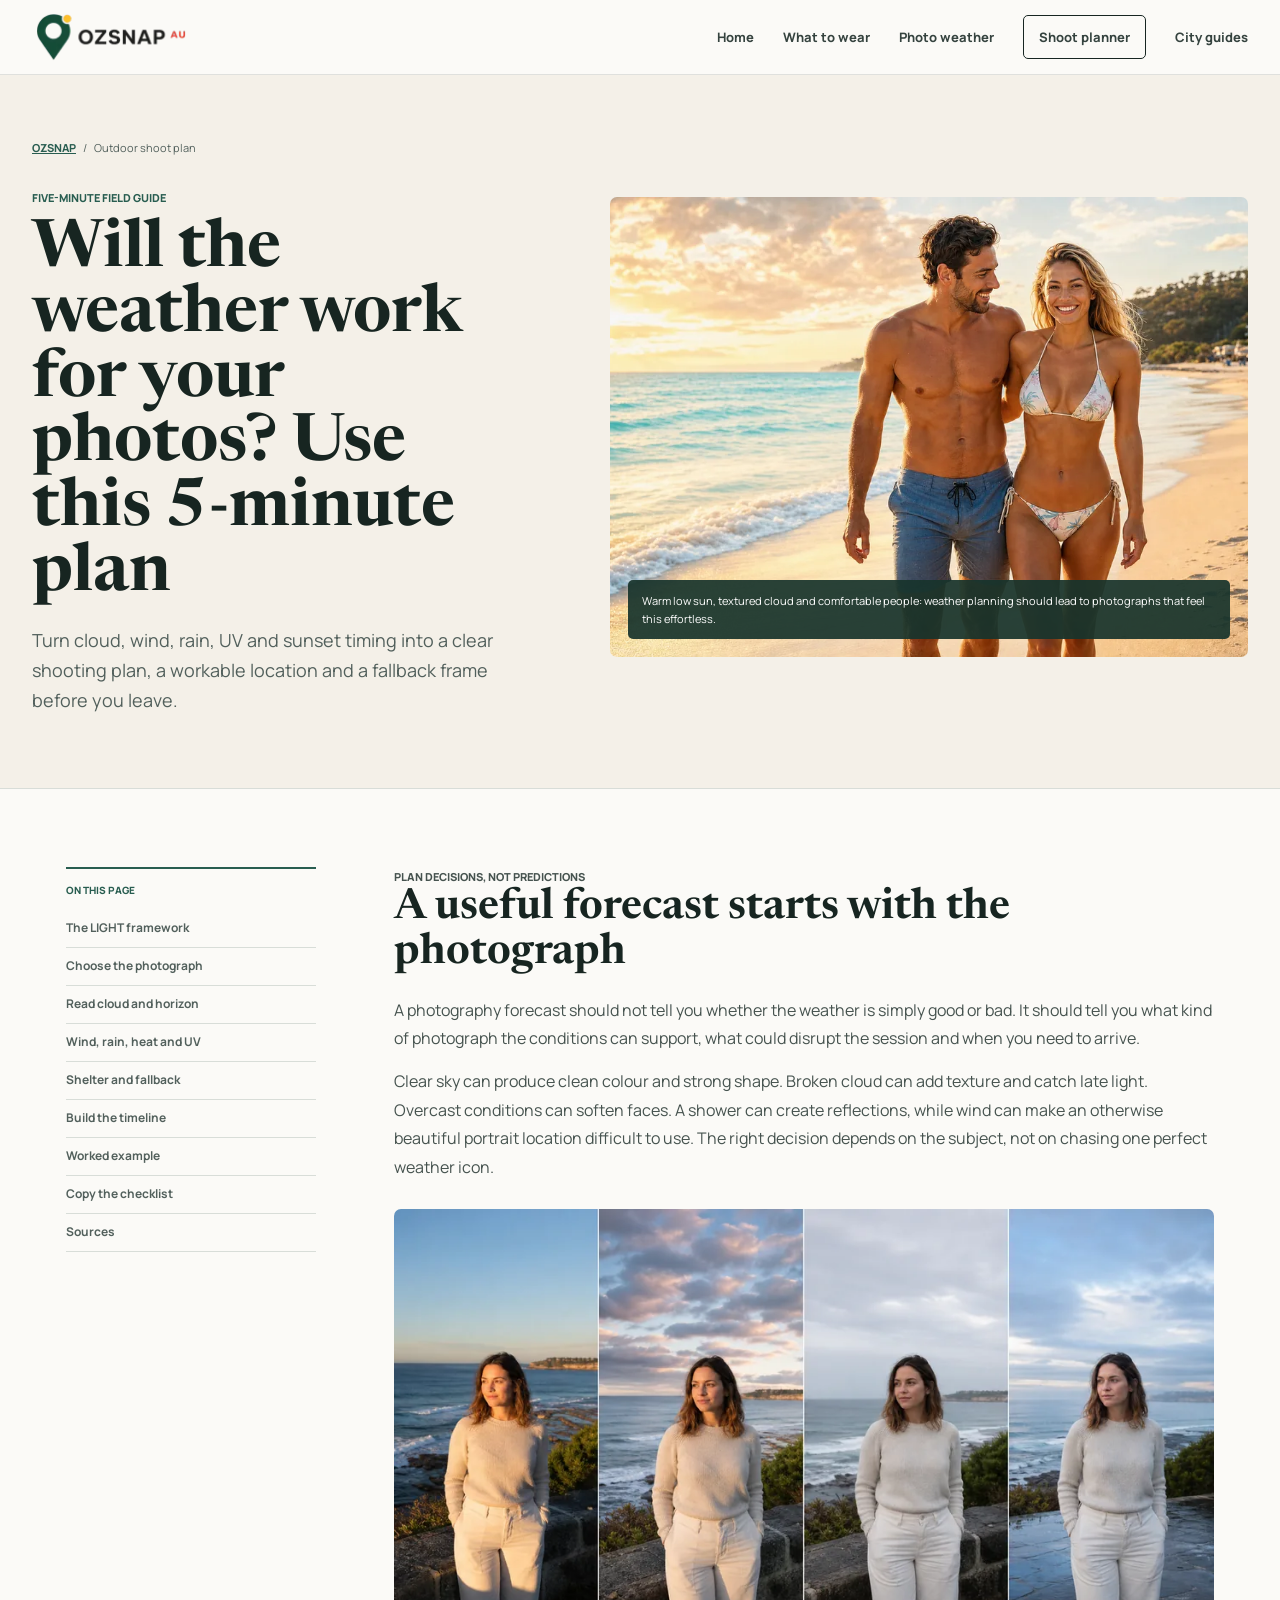
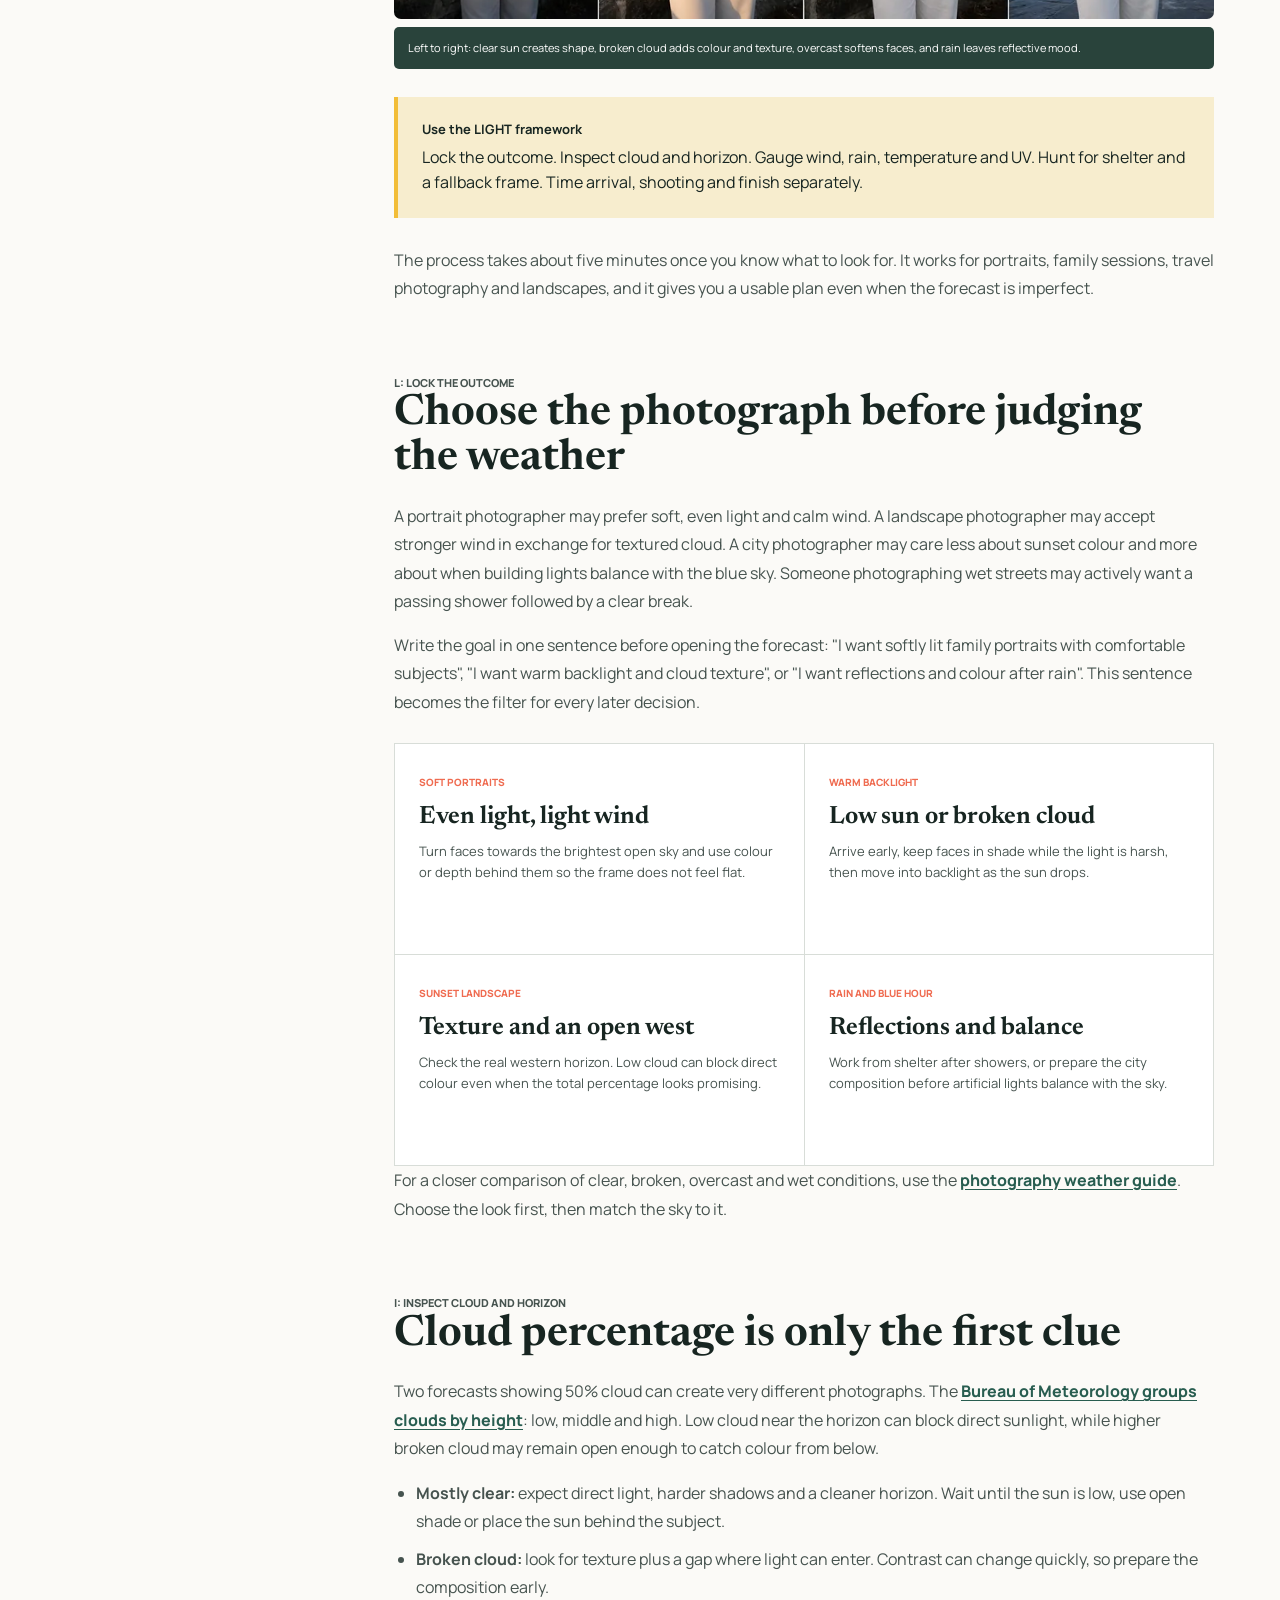
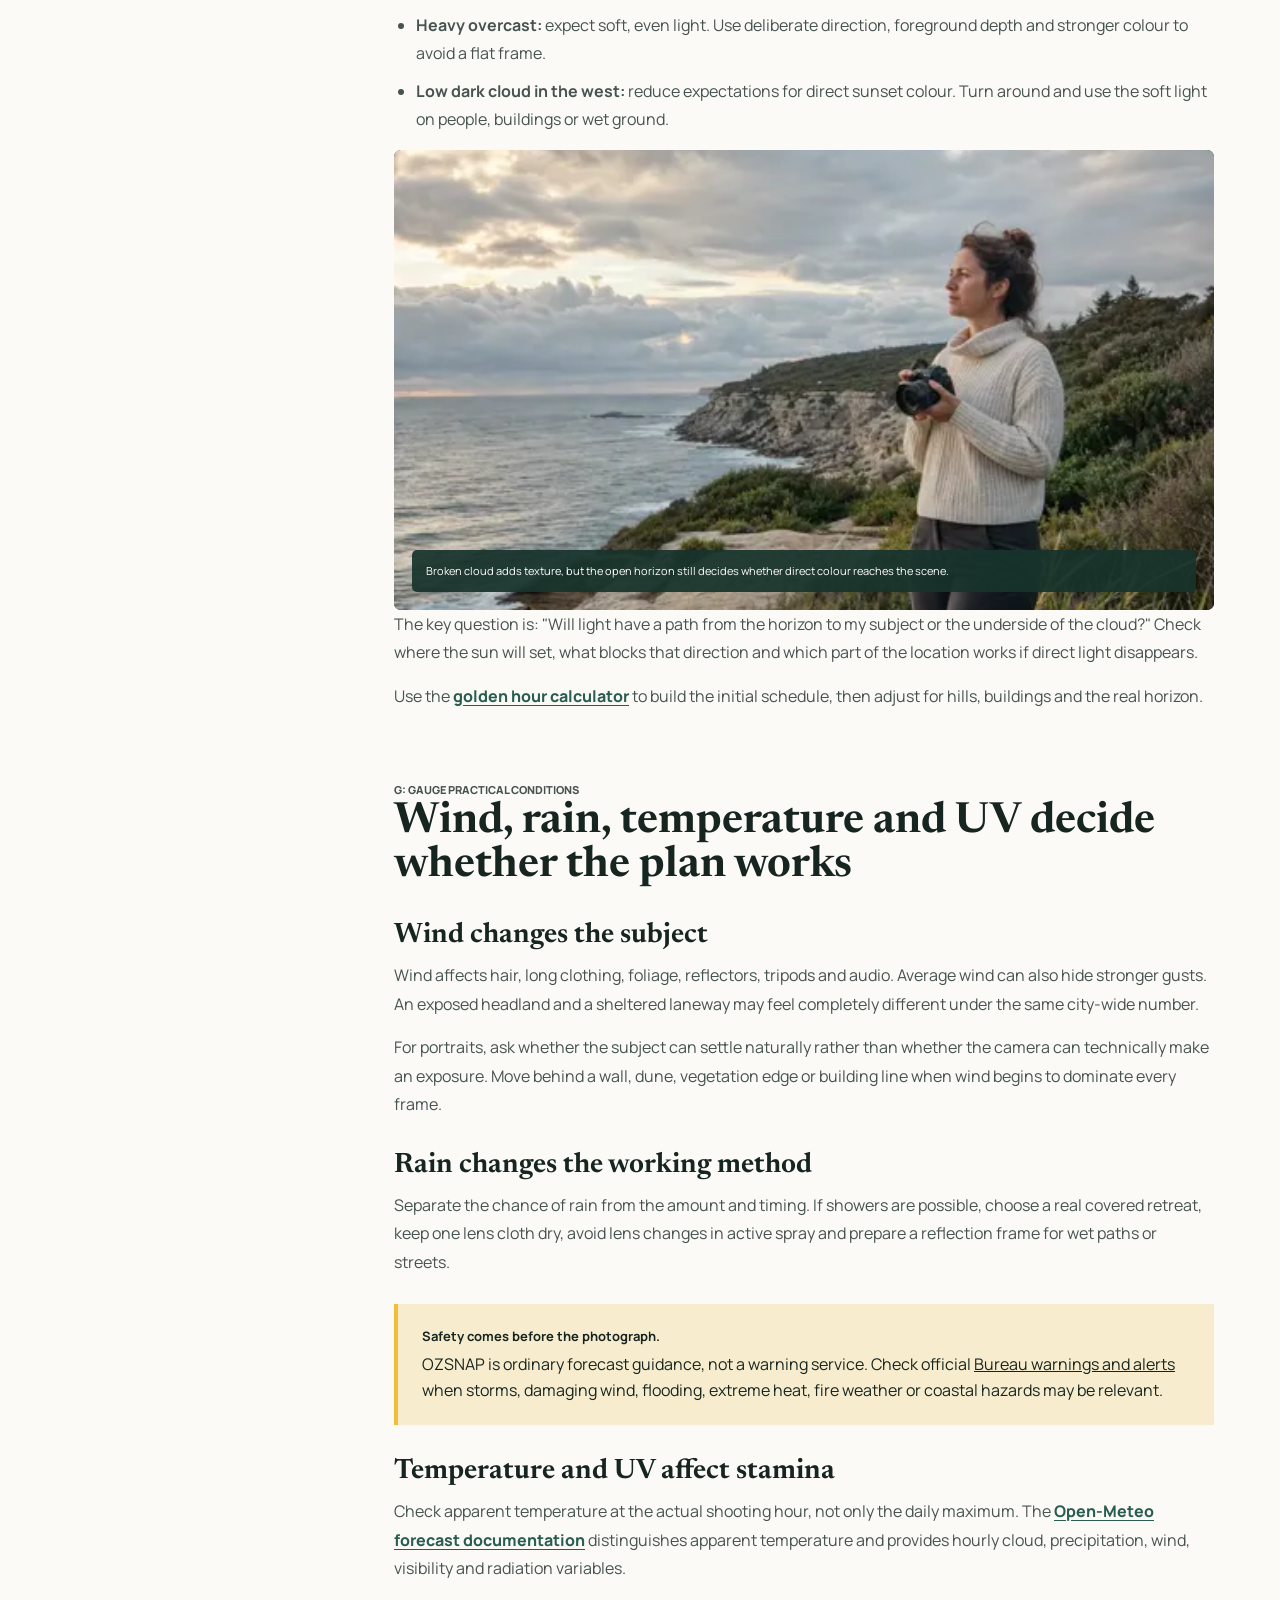
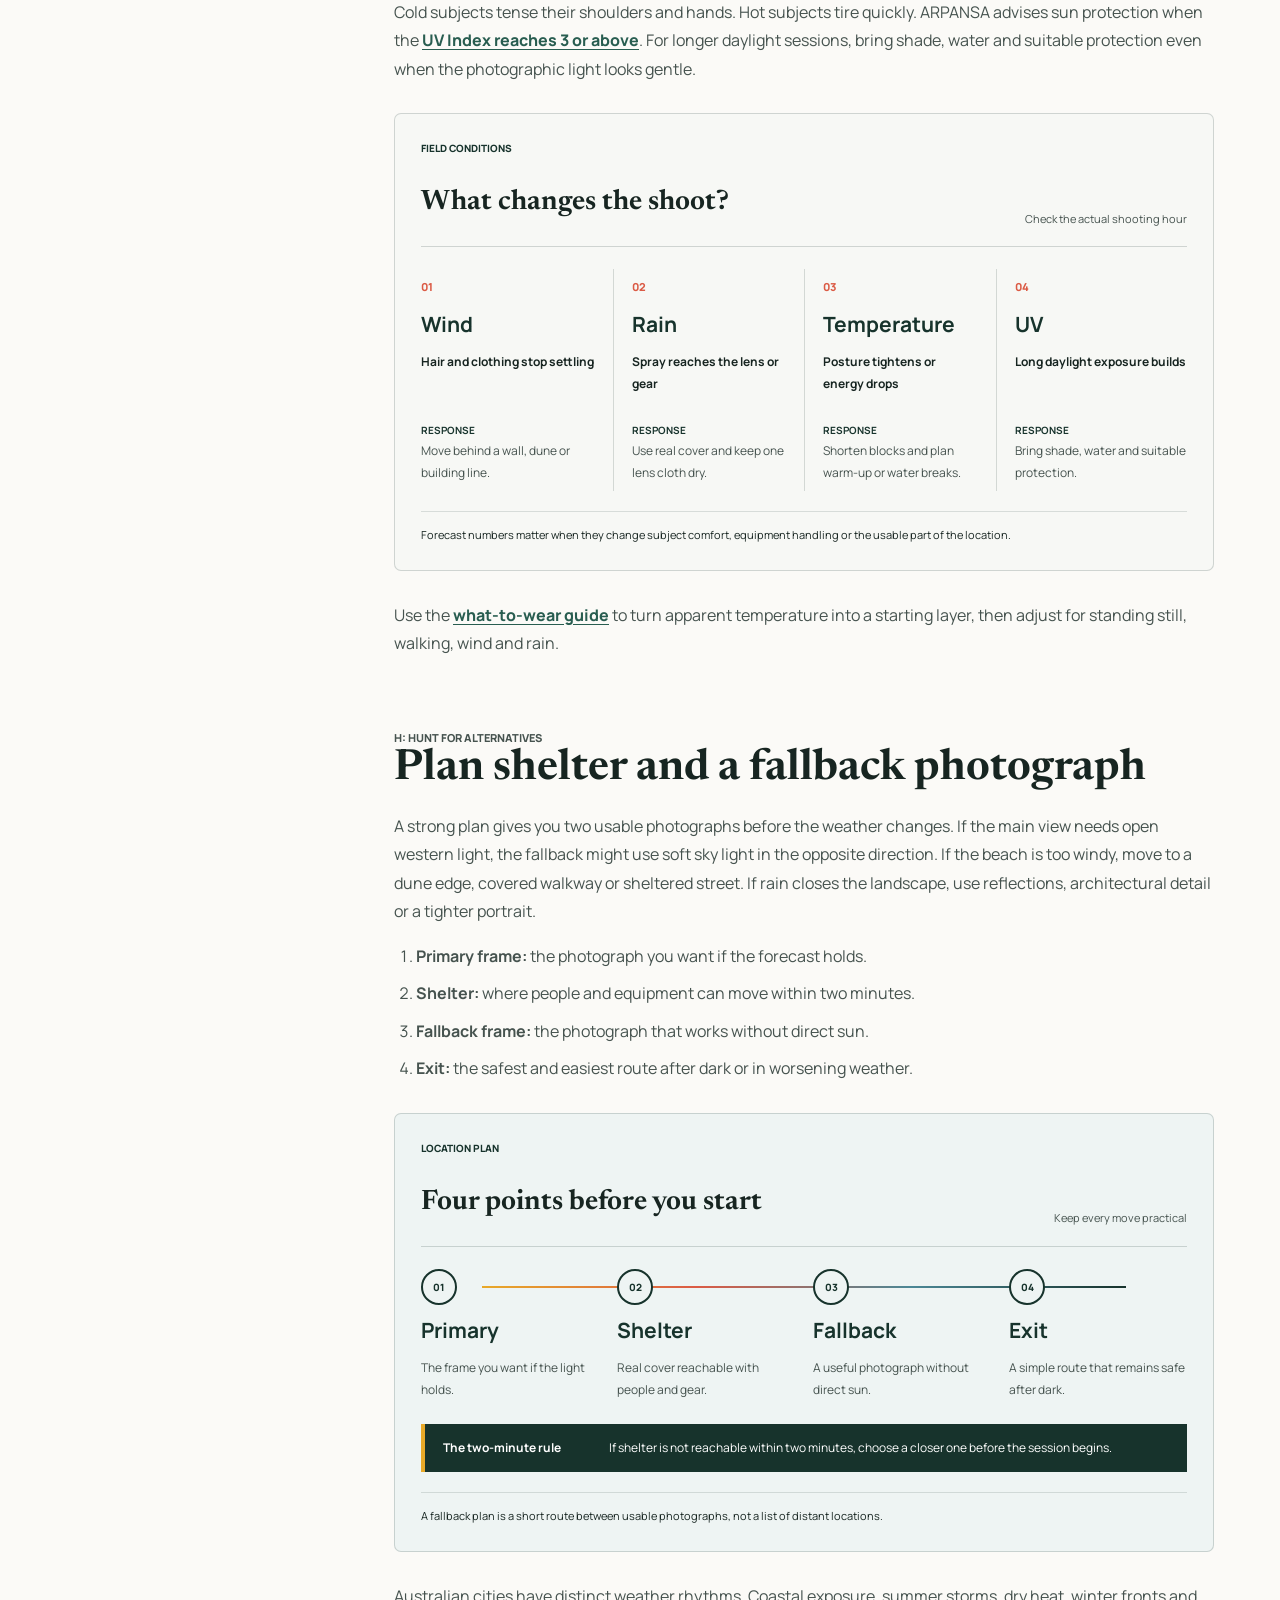
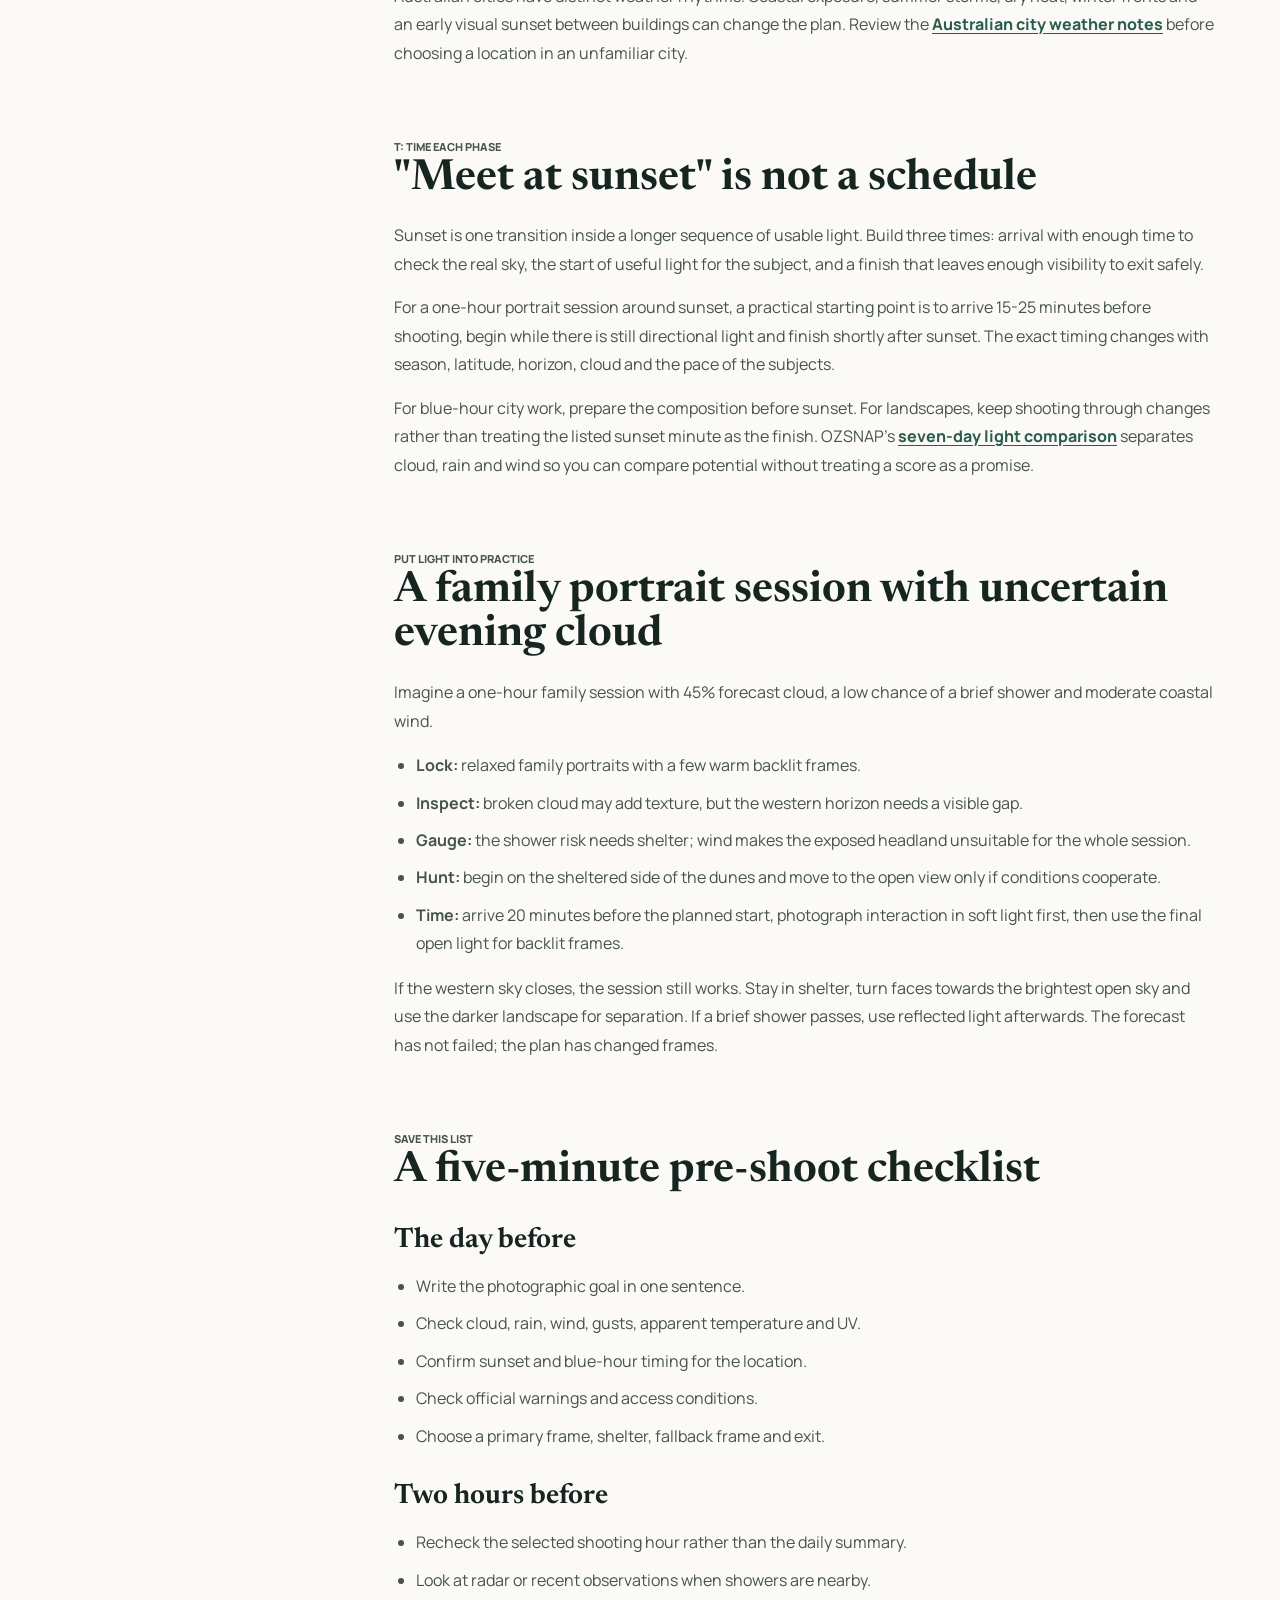
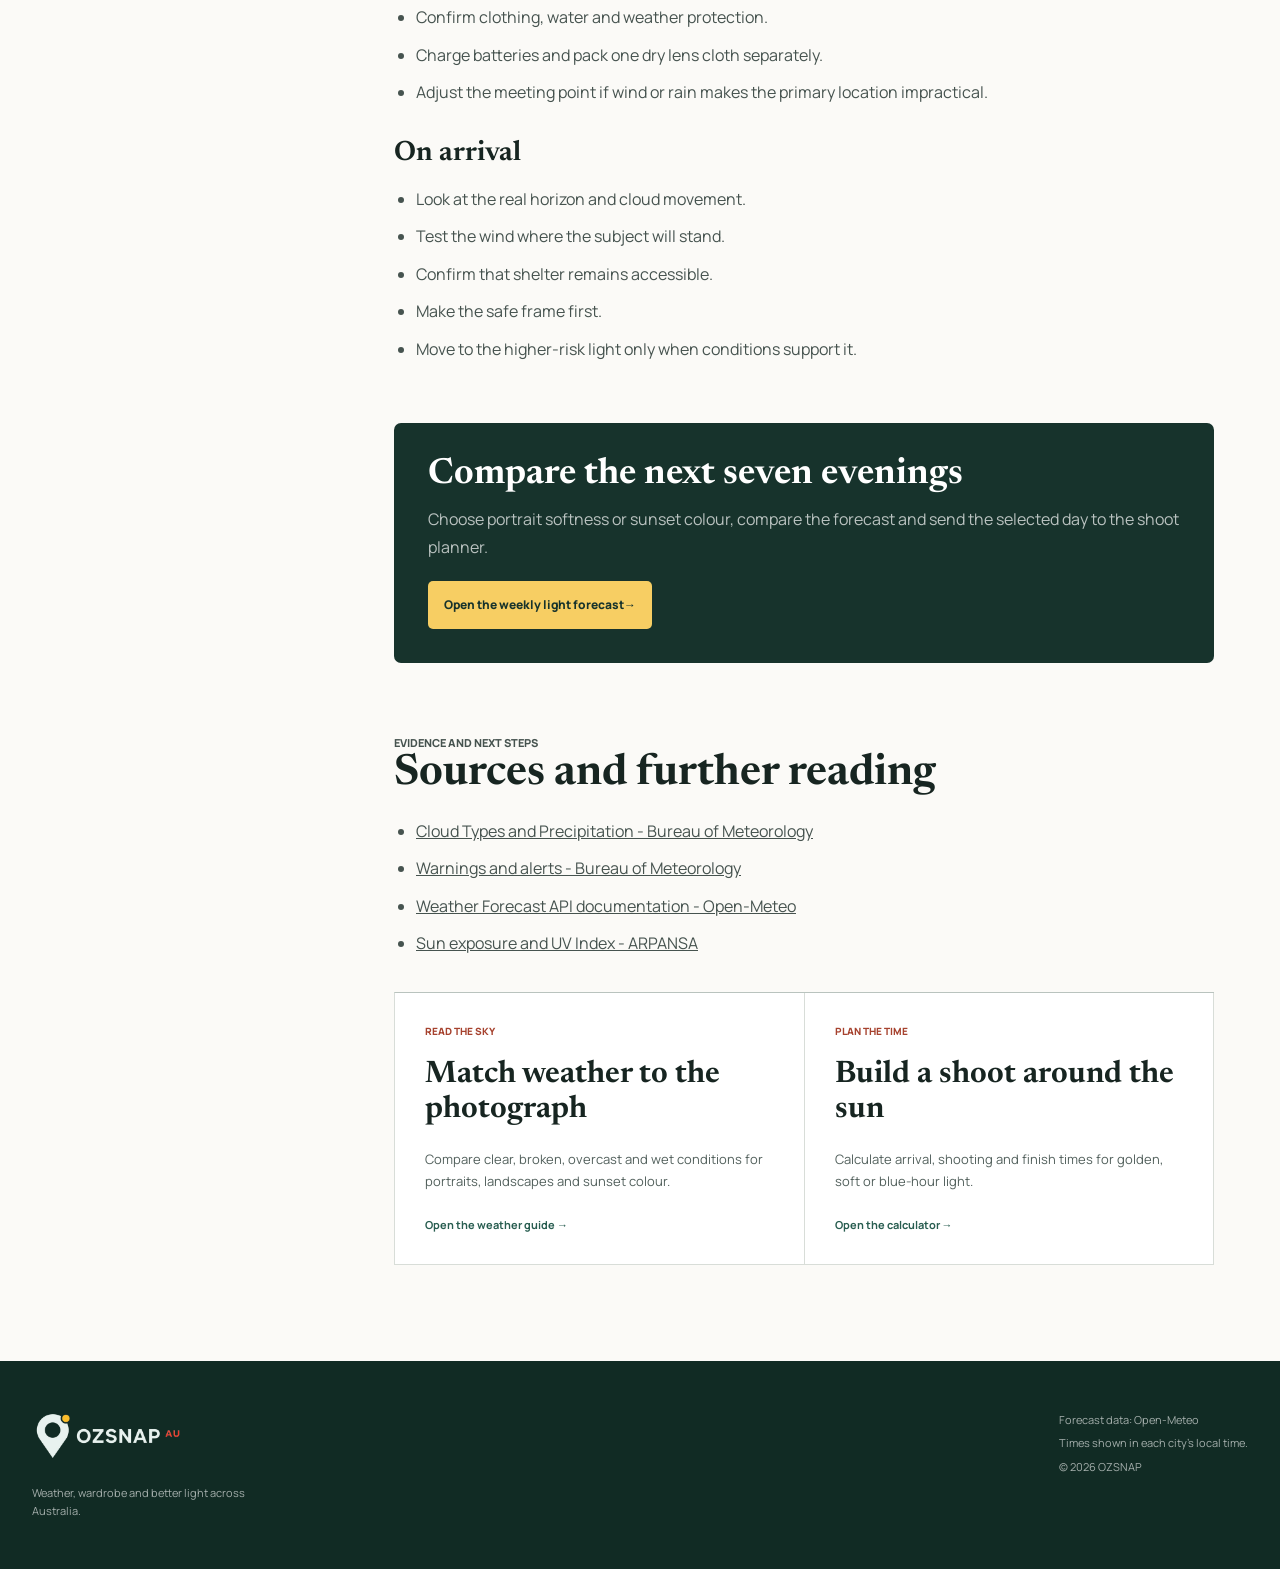
<file: outdoor-photo-shoot-weather-checklist/index.html>
<!DOCTYPE html>
<html lang="en-AU">
<head>
    <meta charset="UTF-8">
    <meta name="viewport" content="width=device-width, initial-scale=1.0">
    <meta name="description" content="Will the weather work for your photos? Use this five-minute LIGHT plan to read cloud, wind, rain, UV and sunset, then prepare a fallback frame.">
    <meta name="robots" content="index, follow, max-image-preview:large">
    <meta name="theme-color" content="#17332c">
    <link rel="canonical" href="https://ozsnap.com/outdoor-photo-shoot-weather-checklist/">
    <meta property="og:title" content="Will the Weather Work for Your Photos? Use This 5-Minute Plan">
    <meta property="og:description" content="Turn cloud, wind, rain, UV and sunset timing into a clear outdoor shooting plan and fallback frame.">
    <meta property="og:type" content="article">
    <meta property="og:url" content="https://ozsnap.com/outdoor-photo-shoot-weather-checklist/">
    <meta property="og:image" content="https://ozsnap.com/assets/photos/golden-hour-couple-og.jpg">
    <meta property="article:published_time" content="2026-07-22">
    <meta property="article:modified_time" content="2026-07-22">
    <title>How to Read Weather for Better Outdoor Photos | OZSNAP</title>
    <link rel="icon" href="/assets/brand/favicon-48.png" sizes="48x48" type="image/png">
    <link rel="preload" href="/assets/fonts/manrope-latin.woff2" as="font" type="font/woff2" crossorigin>
    <link rel="preload" href="/assets/fonts/newsreader-latin.woff2" as="font" type="font/woff2" crossorigin>
    <link rel="preload" href="/assets/photos/golden-hour-couple-hero-960.webp" as="image" type="image/webp">
    <link rel="stylesheet" href="/style.min.css?v=20260722-2">
    <script type="application/ld+json">
    {
      "@context": "https://schema.org",
      "@graph": [
        {
          "@type": "Article",
          "@id": "https://ozsnap.com/outdoor-photo-shoot-weather-checklist/#article",
          "headline": "Will the weather work for your photos? Use this 5-minute plan",
          "description": "A practical LIGHT framework, decision table and field checklist for planning outdoor photography around weather and light.",
          "datePublished": "2026-07-22",
          "dateModified": "2026-07-22",
          "inLanguage": "en-AU",
          "image": "https://ozsnap.com/assets/photos/golden-hour-couple-og.jpg",
          "mainEntityOfPage": "https://ozsnap.com/outdoor-photo-shoot-weather-checklist/",
          "author": { "@type": "Organization", "name": "OZSNAP", "url": "https://ozsnap.com/" },
          "publisher": { "@type": "Organization", "name": "OZSNAP", "url": "https://ozsnap.com/", "logo": { "@type": "ImageObject", "url": "https://ozsnap.com/assets/brand/ozsnap-logo.png" } }
        },
        {
          "@type": "BreadcrumbList",
          "itemListElement": [
            { "@type": "ListItem", "position": 1, "name": "OZSNAP", "item": "https://ozsnap.com/" },
            { "@type": "ListItem", "position": 2, "name": "Outdoor photo shoot weather plan", "item": "https://ozsnap.com/outdoor-photo-shoot-weather-checklist/" }
          ]
        }
      ]
    }
    </script>
</head>
<body>
    <a class="skip-link" href="#guide-content">Skip to guide</a>
    <header class="site-header">
        <div class="header-inner page-shell">
            <a class="brand" href="/" aria-label="OZSNAP home"><img class="brand-logo" src="/assets/brand/ozsnap-logo-320.webp" srcset="/assets/brand/ozsnap-logo-320.webp 320w, /assets/brand/ozsnap-logo.webp 480w" sizes="158px" width="480" height="160" alt="OZSNAP AU"></a>
            <button class="menu-toggle" id="menu-toggle" type="button" aria-label="Open navigation" aria-expanded="false" aria-controls="site-nav"><span></span><span></span><span></span></button>
            <nav class="site-nav" id="site-nav" aria-label="Primary navigation">
                <a href="/">Home</a>
                <a href="/what-to-wear-by-temperature/">What to wear</a>
                <a href="/photography-weather-guide/">Photo weather</a>
                <a href="/golden-hour-calculator/" class="nav-action">Shoot planner</a>
                <a href="/australia-city-guides/">City guides</a>
            </nav>
        </div>
    </header>

    <main class="guide-main" id="guide-content">
        <section class="guide-hero">
            <div class="guide-hero-inner page-shell">
                <div>
                    <nav class="guide-breadcrumbs" aria-label="Breadcrumb"><a href="/">OZSNAP</a><span>/</span><span>Outdoor shoot plan</span></nav>
                    <p class="section-label">Five-minute field guide</p>
                    <h1>Will the weather work for your photos? Use this 5-minute plan</h1>
                    <p class="guide-lede">Turn cloud, wind, rain, UV and sunset timing into a clear shooting plan, a workable location and a fallback frame before you leave.</p>
                </div>
                <figure class="guide-hero-visual">
                    <img src="/assets/photos/golden-hour-couple-hero.webp" srcset="/assets/photos/golden-hour-couple-hero-960.webp 960w, /assets/photos/golden-hour-couple-hero.webp 1536w" sizes="(max-width: 700px) calc(100vw - 32px), (max-width: 920px) calc(100vw - 48px), 620px" width="1536" height="1024" alt="Young adult influencer couple in swimwear at golden hour, with the woman smiling towards the camera">
                    <figcaption class="guide-visual-caption">Warm low sun, textured cloud and comfortable people: weather planning should lead to photographs that feel this effortless.</figcaption>
                </figure>
            </div>
        </section>

        <div class="guide-content page-shell">
            <nav class="guide-toc" aria-label="On this page">
                <p>On this page</p>
                <a href="#light-framework">The LIGHT framework</a>
                <a href="#choose-outcome">Choose the photograph</a>
                <a href="#read-cloud">Read cloud and horizon</a>
                <a href="#practical-weather">Wind, rain, heat and UV</a>
                <a href="#fallback">Shelter and fallback</a>
                <a href="#timing">Build the timeline</a>
                <a href="#worked-example">Worked example</a>
                <a href="#checklist">Copy the checklist</a>
                <a href="#sources">Sources</a>
            </nav>

            <article class="guide-article">
                <section id="light-framework">
                    <p class="section-label">Plan decisions, not predictions</p>
                    <h2>A useful forecast starts with the photograph</h2>
                    <p>A photography forecast should not tell you whether the weather is simply good or bad. It should tell you what kind of photograph the conditions can support, what could disrupt the session and when you need to arrive.</p>
                    <p>Clear sky can produce clean colour and strong shape. Broken cloud can add texture and catch late light. Overcast conditions can soften faces. A shower can create reflections, while wind can make an otherwise beautiful portrait location difficult to use. The right decision depends on the subject, not on chasing one perfect weather icon.</p>
                    <figure class="guide-hero-visual weather-comparison-visual">
                        <img src="/assets/photos/weather-light-comparison.webp" srcset="/assets/photos/weather-light-comparison-960.webp 960w, /assets/photos/weather-light-comparison.webp 1776w" sizes="(max-width: 700px) calc(100vw - 32px), 760px" width="1776" height="888" loading="lazy" alt="The same coastal portrait compared in clear sun, broken cloud, overcast light and after rain">
                        <figcaption class="guide-visual-caption">Left to right: clear sun creates shape, broken cloud adds colour and texture, overcast softens faces, and rain leaves reflective mood.</figcaption>
                    </figure>
                    <div class="guide-note"><strong>Use the LIGHT framework</strong>Lock the outcome. Inspect cloud and horizon. Gauge wind, rain, temperature and UV. Hunt for shelter and a fallback frame. Time arrival, shooting and finish separately.</div>
                    <p>The process takes about five minutes once you know what to look for. It works for portraits, family sessions, travel photography and landscapes, and it gives you a usable plan even when the forecast is imperfect.</p>
                </section>

                <section id="choose-outcome">
                    <p class="section-label">L: Lock the outcome</p>
                    <h2>Choose the photograph before judging the weather</h2>
                    <p>A portrait photographer may prefer soft, even light and calm wind. A landscape photographer may accept stronger wind in exchange for textured cloud. A city photographer may care less about sunset colour and more about when building lights balance with the blue sky. Someone photographing wet streets may actively want a passing shower followed by a clear break.</p>
                    <p>Write the goal in one sentence before opening the forecast: "I want softly lit family portraits with comfortable subjects", "I want warm backlight and cloud texture", or "I want reflections and colour after rain". This sentence becomes the filter for every later decision.</p>
                    <div class="guide-data-grid">
                        <article><span>Soft portraits</span><h3>Even light, light wind</h3><p>Turn faces towards the brightest open sky and use colour or depth behind them so the frame does not feel flat.</p></article>
                        <article><span>Warm backlight</span><h3>Low sun or broken cloud</h3><p>Arrive early, keep faces in shade while the light is harsh, then move into backlight as the sun drops.</p></article>
                        <article><span>Sunset landscape</span><h3>Texture and an open west</h3><p>Check the real western horizon. Low cloud can block direct colour even when the total percentage looks promising.</p></article>
                        <article><span>Rain and blue hour</span><h3>Reflections and balance</h3><p>Work from shelter after showers, or prepare the city composition before artificial lights balance with the sky.</p></article>
                    </div>
                    <p>For a closer comparison of clear, broken, overcast and wet conditions, use the <a href="/photography-weather-guide/">photography weather guide</a>. Choose the look first, then match the sky to it.</p>
                </section>

                <section id="read-cloud">
                    <p class="section-label">I: Inspect cloud and horizon</p>
                    <h2>Cloud percentage is only the first clue</h2>
                    <p>Two forecasts showing 50% cloud can create very different photographs. The <a href="https://www.bom.gov.au/weather-services/about/cloud/cloud-types.shtml" target="_blank" rel="noopener noreferrer">Bureau of Meteorology groups clouds by height</a>: low, middle and high. Low cloud near the horizon can block direct sunlight, while higher broken cloud may remain open enough to catch colour from below.</p>
                    <ul>
                        <li><strong>Mostly clear:</strong> expect direct light, harder shadows and a cleaner horizon. Wait until the sun is low, use open shade or place the sun behind the subject.</li>
                        <li><strong>Broken cloud:</strong> look for texture plus a gap where light can enter. Contrast can change quickly, so prepare the composition early.</li>
                        <li><strong>Heavy overcast:</strong> expect soft, even light. Use deliberate direction, foreground depth and stronger colour to avoid a flat frame.</li>
                        <li><strong>Low dark cloud in the west:</strong> reduce expectations for direct sunset colour. Turn around and use the soft light on people, buildings or wet ground.</li>
                    </ul>
                    <figure class="guide-hero-visual">
                        <img src="/assets/photos/cloud-photographer.webp" srcset="/assets/photos/cloud-photographer-480.webp 480w, /assets/photos/cloud-photographer-600.webp 600w, /assets/photos/cloud-photographer.webp 960w" sizes="(max-width: 700px) calc(100vw - 32px), 760px" width="960" height="1200" loading="lazy" alt="Photographer reading broken cloud above an open coastal horizon">
                        <figcaption class="guide-visual-caption">Broken cloud adds texture, but the open horizon still decides whether direct colour reaches the scene.</figcaption>
                    </figure>
                    <p>The key question is: "Will light have a path from the horizon to my subject or the underside of the cloud?" Check where the sun will set, what blocks that direction and which part of the location works if direct light disappears.</p>
                    <p>Use the <a href="/golden-hour-calculator/">golden hour calculator</a> to build the initial schedule, then adjust for hills, buildings and the real horizon.</p>
                </section>

                <section id="practical-weather">
                    <p class="section-label">G: Gauge practical conditions</p>
                    <h2>Wind, rain, temperature and UV decide whether the plan works</h2>
                    <h3>Wind changes the subject</h3>
                    <p>Wind affects hair, long clothing, foliage, reflectors, tripods and audio. Average wind can also hide stronger gusts. An exposed headland and a sheltered laneway may feel completely different under the same city-wide number.</p>
                    <p>For portraits, ask whether the subject can settle naturally rather than whether the camera can technically make an exposure. Move behind a wall, dune, vegetation edge or building line when wind begins to dominate every frame.</p>
                    <h3>Rain changes the working method</h3>
                    <p>Separate the chance of rain from the amount and timing. If showers are possible, choose a real covered retreat, keep one lens cloth dry, avoid lens changes in active spray and prepare a reflection frame for wet paths or streets.</p>
                    <div class="guide-note"><strong>Safety comes before the photograph.</strong>OZSNAP is ordinary forecast guidance, not a warning service. Check official <a href="https://www.bom.gov.au/weather-and-climate/warnings-and-alerts" target="_blank" rel="noopener noreferrer">Bureau warnings and alerts</a> when storms, damaging wind, flooding, extreme heat, fire weather or coastal hazards may be relevant.</div>
                    <h3>Temperature and UV affect stamina</h3>
                    <p>Check apparent temperature at the actual shooting hour, not only the daily maximum. The <a href="https://open-meteo.com/en/docs" target="_blank" rel="noopener noreferrer">Open-Meteo forecast documentation</a> distinguishes apparent temperature and provides hourly cloud, precipitation, wind, visibility and radiation variables.</p>
                    <p>Cold subjects tense their shoulders and hands. Hot subjects tire quickly. ARPANSA advises sun protection when the <a href="https://www.arpansa.gov.au/understanding-radiation/radiation-sources/more-radiation-sources/sun-exposure" target="_blank" rel="noopener noreferrer">UV Index reaches 3 or above</a>. For longer daylight sessions, bring shade, water and suitable protection even when the photographic light looks gentle.</p>
                    <figure class="guide-infographic conditions-infographic" aria-labelledby="conditions-graphic-title">
                        <div class="infographic-heading">
                            <div><span>Field conditions</span><h3 id="conditions-graphic-title">What changes the shoot?</h3></div>
                            <p>Check the actual shooting hour</p>
                        </div>
                        <div class="conditions-grid">
                            <article><span class="infographic-number">01</span><h4>Wind</h4><p class="infographic-signal">Hair and clothing stop settling</p><p><strong>Response</strong> Move behind a wall, dune or building line.</p></article>
                            <article><span class="infographic-number">02</span><h4>Rain</h4><p class="infographic-signal">Spray reaches the lens or gear</p><p><strong>Response</strong> Use real cover and keep one lens cloth dry.</p></article>
                            <article><span class="infographic-number">03</span><h4>Temperature</h4><p class="infographic-signal">Posture tightens or energy drops</p><p><strong>Response</strong> Shorten blocks and plan warm-up or water breaks.</p></article>
                            <article><span class="infographic-number">04</span><h4>UV</h4><p class="infographic-signal">Long daylight exposure builds</p><p><strong>Response</strong> Bring shade, water and suitable protection.</p></article>
                        </div>
                        <figcaption>Forecast numbers matter when they change subject comfort, equipment handling or the usable part of the location.</figcaption>
                    </figure>
                    <p>Use the <a href="/what-to-wear-by-temperature/">what-to-wear guide</a> to turn apparent temperature into a starting layer, then adjust for standing still, walking, wind and rain.</p>
                </section>

                <section id="fallback">
                    <p class="section-label">H: Hunt for alternatives</p>
                    <h2>Plan shelter and a fallback photograph</h2>
                    <p>A strong plan gives you two usable photographs before the weather changes. If the main view needs open western light, the fallback might use soft sky light in the opposite direction. If the beach is too windy, move to a dune edge, covered walkway or sheltered street. If rain closes the landscape, use reflections, architectural detail or a tighter portrait.</p>
                    <ol>
                        <li><strong>Primary frame:</strong> the photograph you want if the forecast holds.</li>
                        <li><strong>Shelter:</strong> where people and equipment can move within two minutes.</li>
                        <li><strong>Fallback frame:</strong> the photograph that works without direct sun.</li>
                        <li><strong>Exit:</strong> the safest and easiest route after dark or in worsening weather.</li>
                    </ol>
                    <figure class="guide-infographic route-infographic" aria-labelledby="route-graphic-title">
                        <div class="infographic-heading">
                            <div><span>Location plan</span><h3 id="route-graphic-title">Four points before you start</h3></div>
                            <p>Keep every move practical</p>
                        </div>
                        <div class="route-track">
                            <article><span class="route-marker">01</span><h4>Primary</h4><p>The frame you want if the light holds.</p></article>
                            <article><span class="route-marker">02</span><h4>Shelter</h4><p>Real cover reachable with people and gear.</p></article>
                            <article><span class="route-marker">03</span><h4>Fallback</h4><p>A useful photograph without direct sun.</p></article>
                            <article><span class="route-marker">04</span><h4>Exit</h4><p>A simple route that remains safe after dark.</p></article>
                        </div>
                        <div class="route-rule"><strong>The two-minute rule</strong><span>If shelter is not reachable within two minutes, choose a closer one before the session begins.</span></div>
                        <figcaption>A fallback plan is a short route between usable photographs, not a list of distant locations.</figcaption>
                    </figure>
                    <p>Australian cities have distinct weather rhythms. Coastal exposure, summer storms, dry heat, winter fronts and an early visual sunset between buildings can change the plan. Review the <a href="/australia-city-guides/">Australian city weather notes</a> before choosing a location in an unfamiliar city.</p>
                </section>

                <section id="timing">
                    <p class="section-label">T: Time each phase</p>
                    <h2>"Meet at sunset" is not a schedule</h2>
                    <p>Sunset is one transition inside a longer sequence of usable light. Build three times: arrival with enough time to check the real sky, the start of useful light for the subject, and a finish that leaves enough visibility to exit safely.</p>
                    <p>For a one-hour portrait session around sunset, a practical starting point is to arrive 15-25 minutes before shooting, begin while there is still directional light and finish shortly after sunset. The exact timing changes with season, latitude, horizon, cloud and the pace of the subjects.</p>
                    <p>For blue-hour city work, prepare the composition before sunset. For landscapes, keep shooting through changes rather than treating the listed sunset minute as the finish. OZSNAP's <a href="/#best-light">seven-day light comparison</a> separates cloud, rain and wind so you can compare potential without treating a score as a promise.</p>
                </section>

                <section id="worked-example">
                    <p class="section-label">Put LIGHT into practice</p>
                    <h2>A family portrait session with uncertain evening cloud</h2>
                    <p>Imagine a one-hour family session with 45% forecast cloud, a low chance of a brief shower and moderate coastal wind.</p>
                    <ul>
                        <li><strong>Lock:</strong> relaxed family portraits with a few warm backlit frames.</li>
                        <li><strong>Inspect:</strong> broken cloud may add texture, but the western horizon needs a visible gap.</li>
                        <li><strong>Gauge:</strong> the shower risk needs shelter; wind makes the exposed headland unsuitable for the whole session.</li>
                        <li><strong>Hunt:</strong> begin on the sheltered side of the dunes and move to the open view only if conditions cooperate.</li>
                        <li><strong>Time:</strong> arrive 20 minutes before the planned start, photograph interaction in soft light first, then use the final open light for backlit frames.</li>
                    </ul>
                    <p>If the western sky closes, the session still works. Stay in shelter, turn faces towards the brightest open sky and use the darker landscape for separation. If a brief shower passes, use reflected light afterwards. The forecast has not failed; the plan has changed frames.</p>
                </section>

                <section id="checklist">
                    <p class="section-label">Save this list</p>
                    <h2>A five-minute pre-shoot checklist</h2>
                    <h3>The day before</h3>
                    <ul>
                        <li>Write the photographic goal in one sentence.</li>
                        <li>Check cloud, rain, wind, gusts, apparent temperature and UV.</li>
                        <li>Confirm sunset and blue-hour timing for the location.</li>
                        <li>Check official warnings and access conditions.</li>
                        <li>Choose a primary frame, shelter, fallback frame and exit.</li>
                    </ul>
                    <h3>Two hours before</h3>
                    <ul>
                        <li>Recheck the selected shooting hour rather than the daily summary.</li>
                        <li>Look at radar or recent observations when showers are nearby.</li>
                        <li>Confirm clothing, water and weather protection.</li>
                        <li>Charge batteries and pack one dry lens cloth separately.</li>
                        <li>Adjust the meeting point if wind or rain makes the primary location impractical.</li>
                    </ul>
                    <h3>On arrival</h3>
                    <ul>
                        <li>Look at the real horizon and cloud movement.</li>
                        <li>Test the wind where the subject will stand.</li>
                        <li>Confirm that shelter remains accessible.</li>
                        <li>Make the safe frame first.</li>
                        <li>Move to the higher-risk light only when conditions support it.</li>
                    </ul>
                    <div class="guide-cta"><h2>Compare the next seven evenings</h2><p>Choose portrait softness or sunset colour, compare the forecast and send the selected day to the shoot planner.</p><a href="/#best-light">Open the weekly light forecast <span aria-hidden="true">&rarr;</span></a></div>
                </section>

                <section id="sources">
                    <p class="section-label">Evidence and next steps</p>
                    <h2>Sources and further reading</h2>
                    <ul>
                        <li><a href="https://www.bom.gov.au/weather-services/about/cloud/cloud-types.shtml" target="_blank" rel="noopener noreferrer">Cloud Types and Precipitation - Bureau of Meteorology</a></li>
                        <li><a href="https://www.bom.gov.au/weather-and-climate/warnings-and-alerts" target="_blank" rel="noopener noreferrer">Warnings and alerts - Bureau of Meteorology</a></li>
                        <li><a href="https://open-meteo.com/en/docs" target="_blank" rel="noopener noreferrer">Weather Forecast API documentation - Open-Meteo</a></li>
                        <li><a href="https://www.arpansa.gov.au/understanding-radiation/radiation-sources/more-radiation-sources/sun-exposure" target="_blank" rel="noopener noreferrer">Sun exposure and UV Index - ARPANSA</a></li>
                    </ul>
                    <div class="guide-directory-grid">
                        <a href="/photography-weather-guide/"><span>Read the sky</span><h3>Match weather to the photograph</h3><p>Compare clear, broken, overcast and wet conditions for portraits, landscapes and sunset colour.</p><strong>Open the weather guide <span aria-hidden="true">&rarr;</span></strong></a>
                        <a href="/golden-hour-calculator/"><span>Plan the time</span><h3>Build a shoot around the sun</h3><p>Calculate arrival, shooting and finish times for golden, soft or blue-hour light.</p><strong>Open the calculator <span aria-hidden="true">&rarr;</span></strong></a>
                    </div>
                </section>
            </article>
        </div>
    </main>

    <footer class="site-footer">
        <div class="footer-inner page-shell">
            <div class="footer-brand"><a class="brand footer-logo" href="/" aria-label="OZSNAP home"><img class="brand-logo" src="/assets/brand/ozsnap-logo-light.webp" width="480" height="160" alt="OZSNAP AU"></a><p>Weather, wardrobe and better light across Australia.</p></div>
            <div class="footer-meta"><p>Forecast data: Open-Meteo</p><p>Times shown in each city's local time.</p><p>&copy; 2026 OZSNAP</p></div>
        </div>
    </footer>
    <script>
    (() => {
        const button = document.getElementById("menu-toggle");
        const nav = document.getElementById("site-nav");
        const close = () => { button.setAttribute("aria-expanded", "false"); button.setAttribute("aria-label", "Open navigation"); nav.classList.remove("open"); document.body.classList.remove("nav-open"); };
        button.addEventListener("click", () => { const open = button.getAttribute("aria-expanded") !== "true"; button.setAttribute("aria-expanded", String(open)); button.setAttribute("aria-label", open ? "Close navigation" : "Open navigation"); nav.classList.toggle("open", open); document.body.classList.toggle("nav-open", open); });
        nav.addEventListener("click", event => { if (event.target.closest("a")) close(); });
        window.addEventListener("resize", () => { if (window.innerWidth > 920) close(); });
        document.addEventListener("keydown", event => { if (event.key === "Escape" && nav.classList.contains("open")) { close(); button.focus(); } });
    })();
    </script>
</body>
</html>
</file>
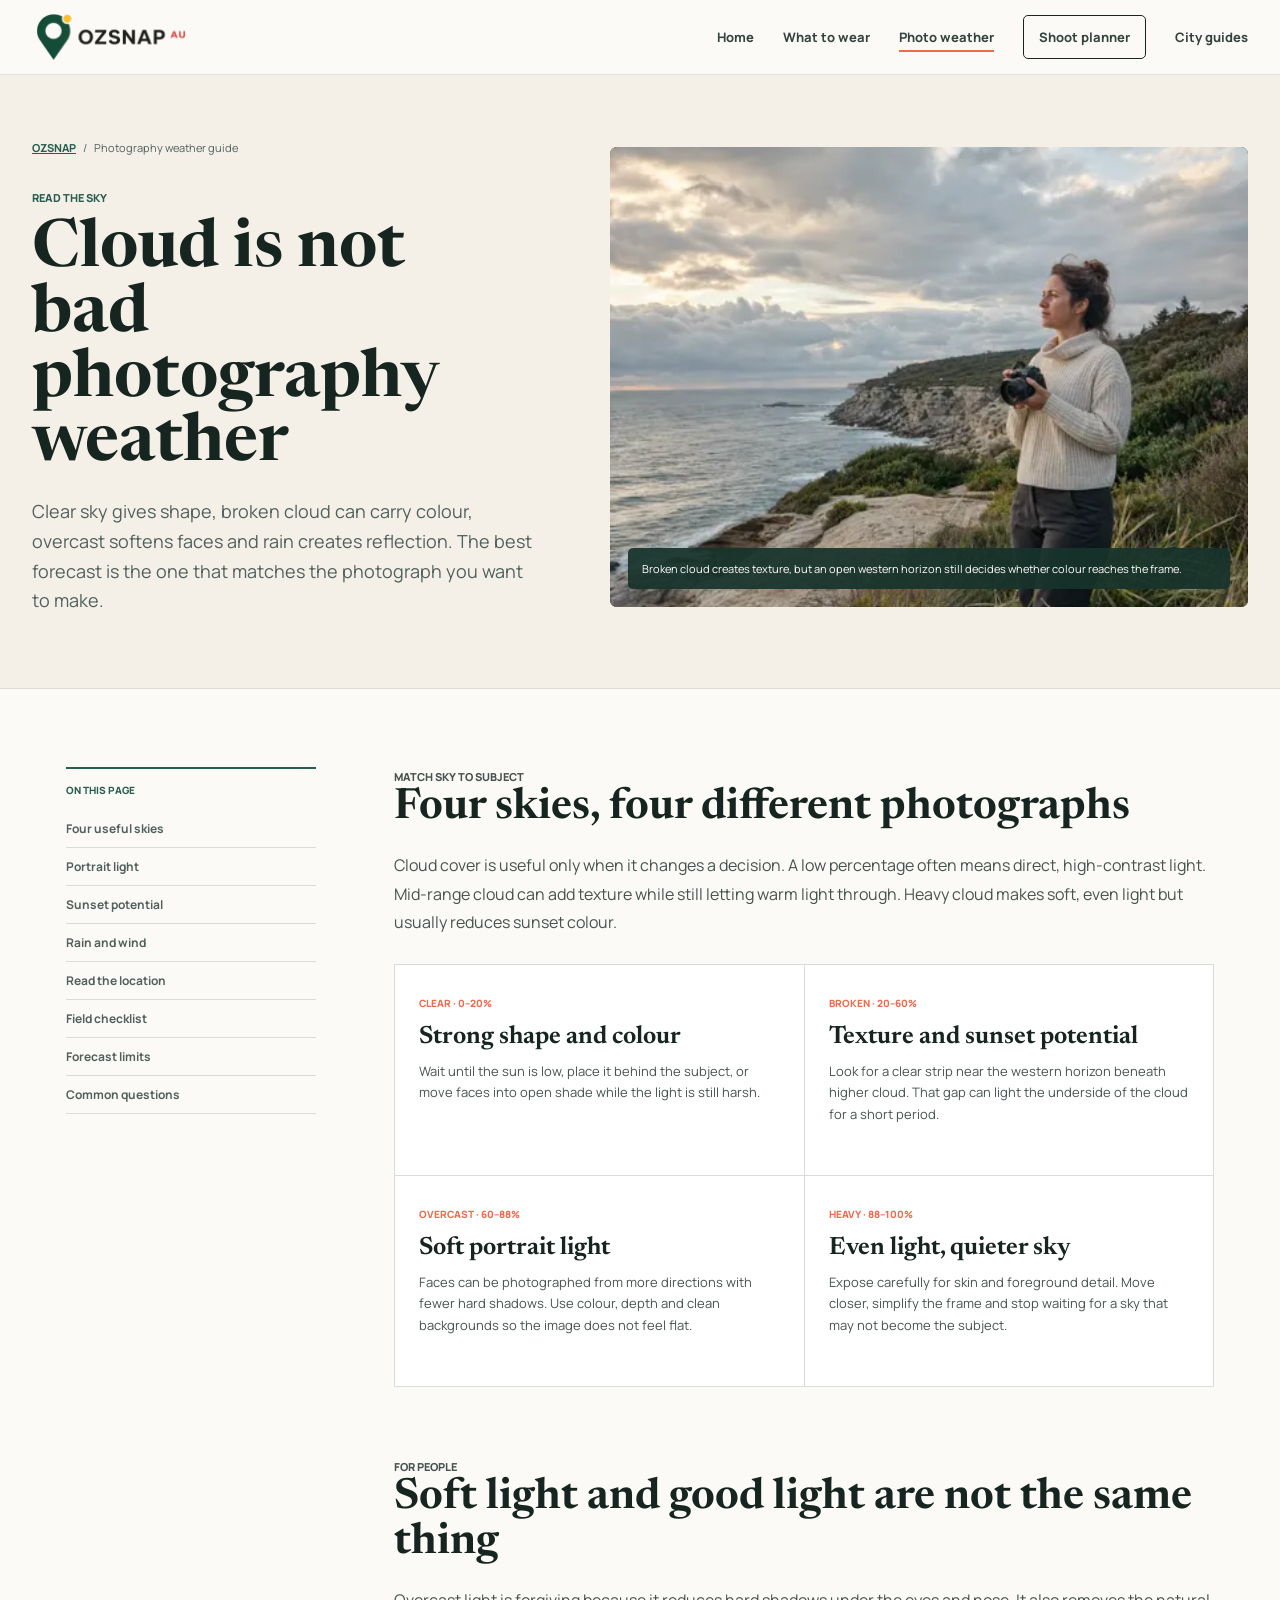
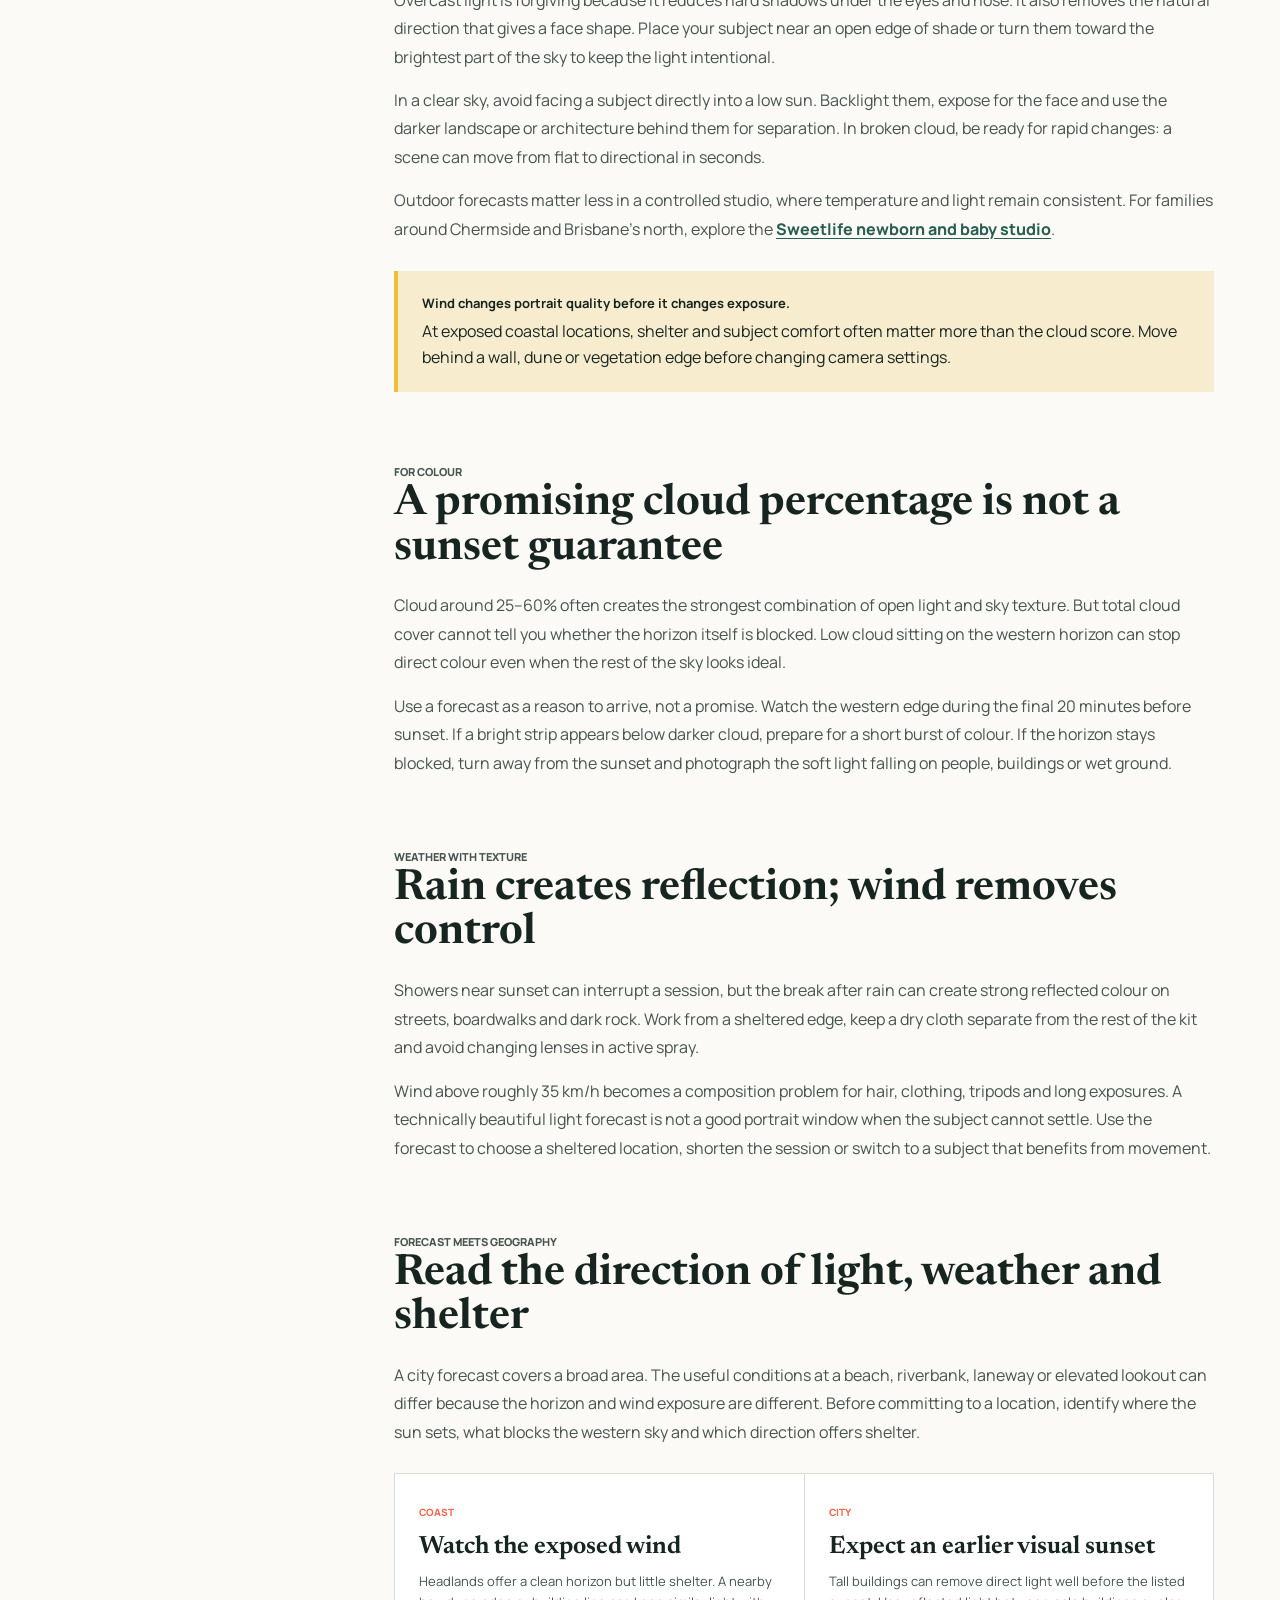
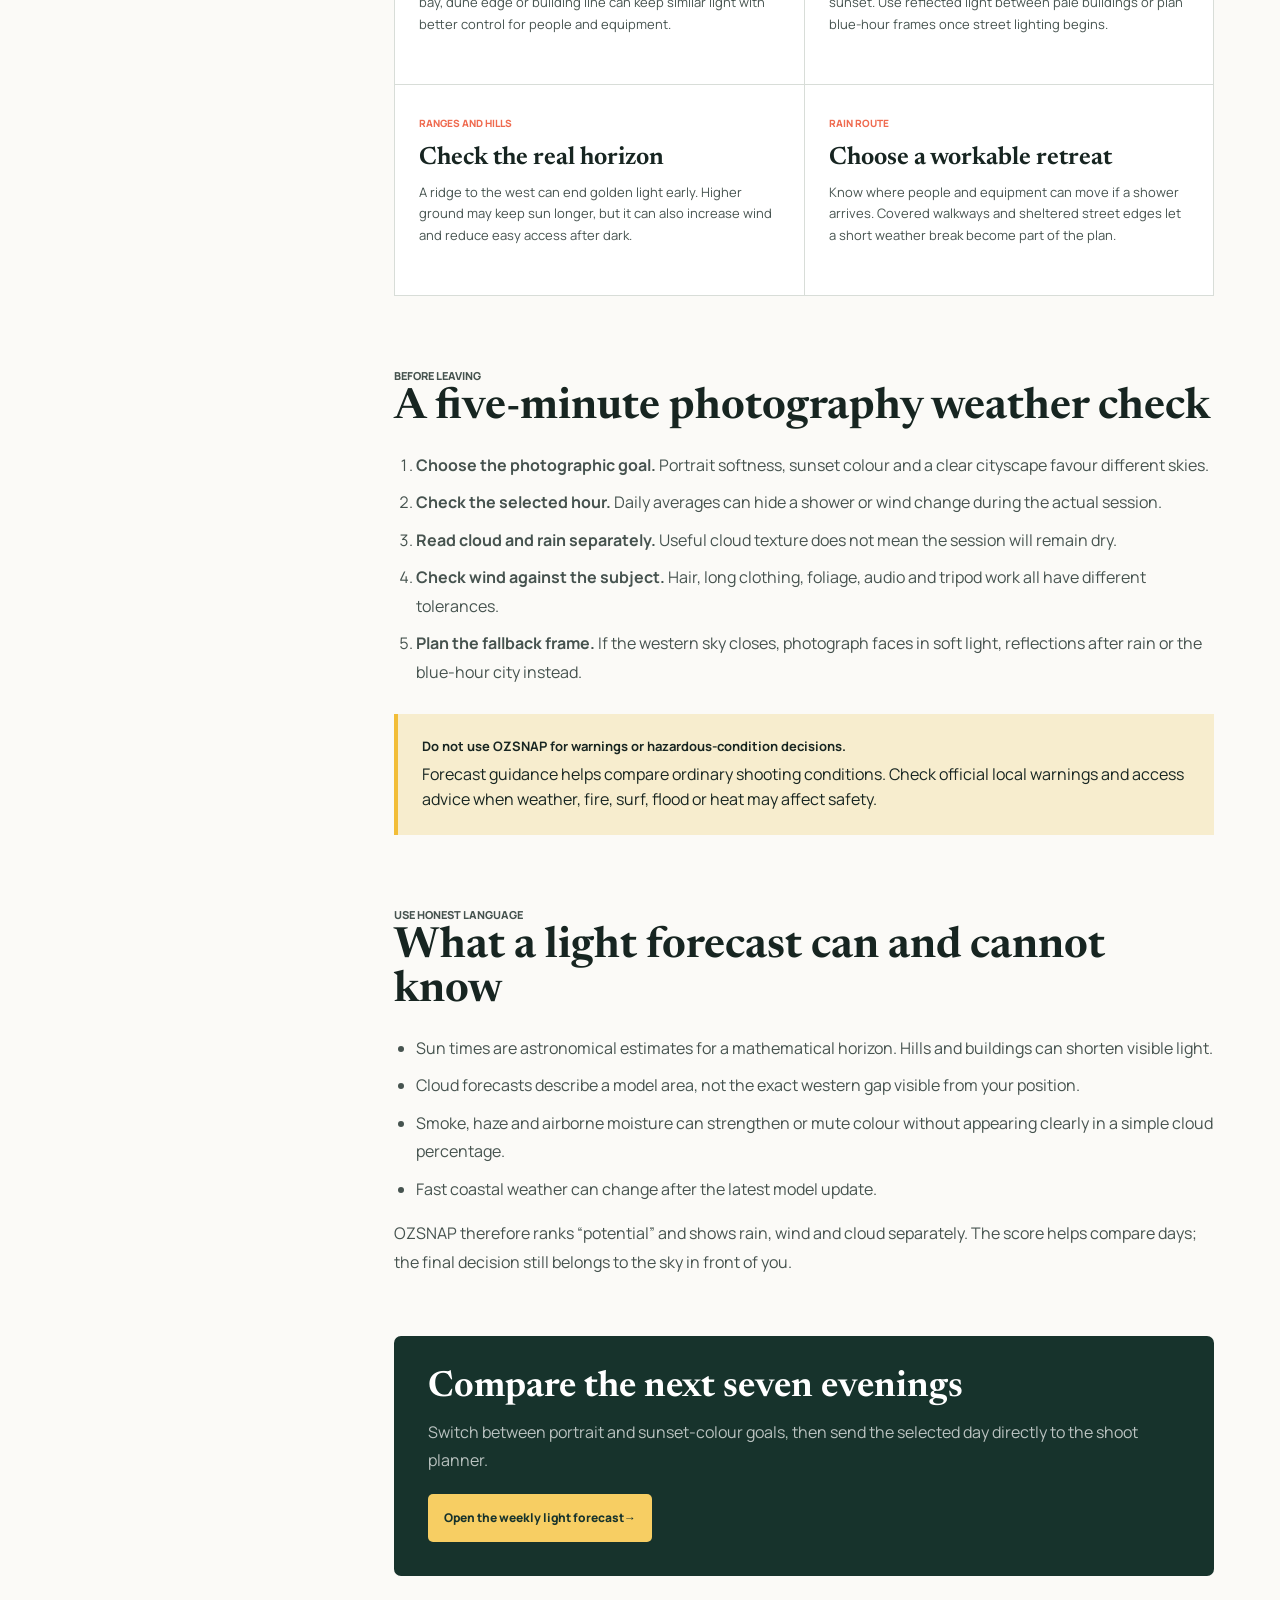
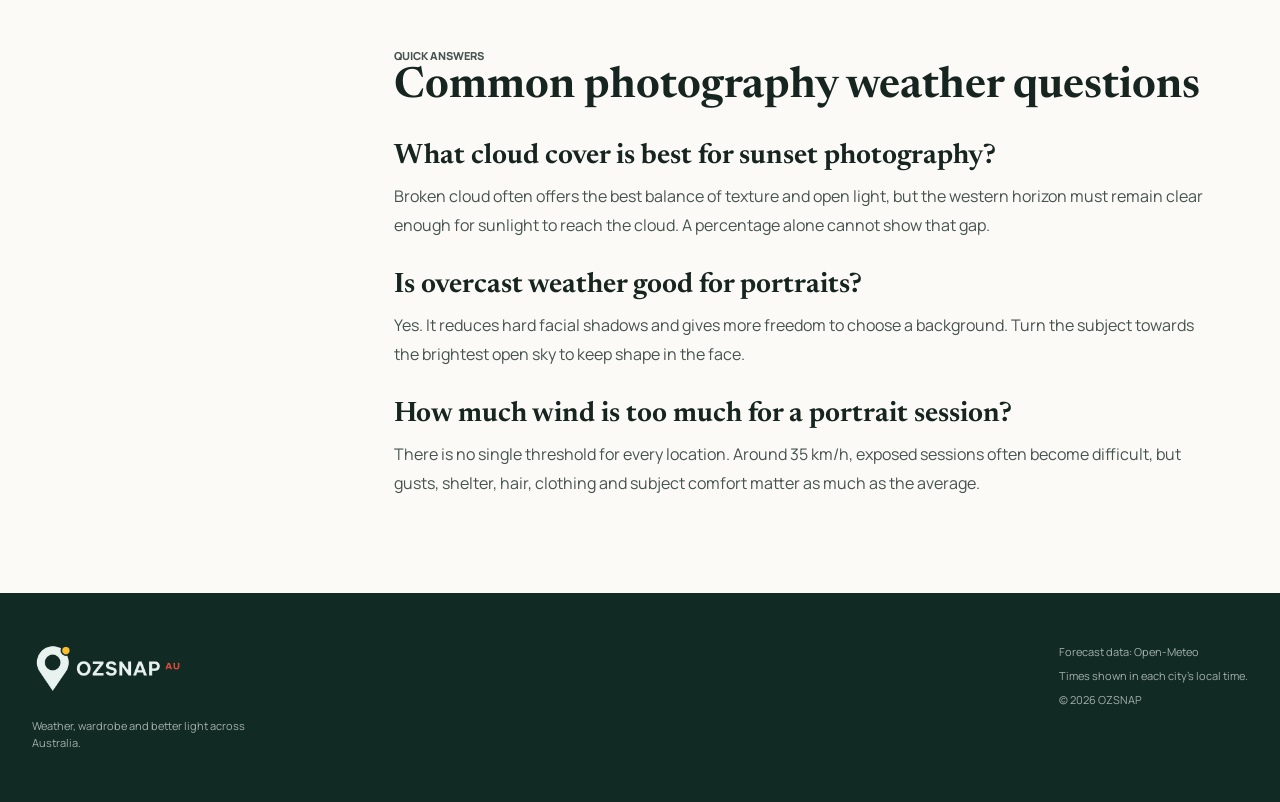
<file: photography-weather-guide/index.html>
<!DOCTYPE html>
<html lang="en-AU">
<head>
    <meta charset="UTF-8">
    <meta name="viewport" content="width=device-width, initial-scale=1.0">
    <meta name="description" content="Learn how clear sky, broken cloud, overcast, rain and wind change portrait and landscape photography light in Australia.">
    <meta name="robots" content="index, follow, max-image-preview:large">
    <meta name="theme-color" content="#17332c">
    <link rel="canonical" href="https://ozsnap.com/photography-weather-guide/">
    <meta property="og:title" content="Photography Weather Guide: Cloud, Rain &amp; Light | OZSNAP">
    <meta property="og:description" content="A practical guide to reading cloud, rain and wind for portraits, landscapes and better Australian light.">
    <meta property="og:type" content="article">
    <meta property="og:url" content="https://ozsnap.com/photography-weather-guide/">
    <meta property="og:image" content="https://ozsnap.com/assets/photos/cloud-photographer.webp">
    <title>Photography Weather Guide: Cloud, Rain &amp; Light | OZSNAP</title>
    <link rel="icon" href="/assets/brand/favicon-48.png" sizes="48x48" type="image/png">
    <link rel="preload" href="/assets/fonts/manrope-latin.woff2" as="font" type="font/woff2" crossorigin>
    <link rel="preload" href="/assets/fonts/newsreader-latin.woff2" as="font" type="font/woff2" crossorigin>
    <link rel="stylesheet" href="/style.min.css?v=20260722-2">
    <script type="application/ld+json">
    {
      "@context": "https://schema.org",
      "@graph": [
        {
          "@type": "Article",
          "@id": "https://ozsnap.com/photography-weather-guide/#article",
          "headline": "Photography Weather Guide: Cloud, Rain and Light",
          "description": "A practical Australian guide to reading weather for portraits, landscapes and sunset photography.",
          "dateModified": "2026-07-15",
          "inLanguage": "en-AU",
          "image": "https://ozsnap.com/assets/photos/cloud-photographer.webp",
          "mainEntityOfPage": "https://ozsnap.com/photography-weather-guide/",
          "publisher": { "@type": "Organization", "name": "OZSNAP", "url": "https://ozsnap.com/", "logo": { "@type": "ImageObject", "url": "https://ozsnap.com/assets/brand/ozsnap-logo.png" } }
        },
        {
          "@type": "BreadcrumbList",
          "itemListElement": [
            { "@type": "ListItem", "position": 1, "name": "OZSNAP", "item": "https://ozsnap.com/" },
            { "@type": "ListItem", "position": 2, "name": "Photography weather guide", "item": "https://ozsnap.com/photography-weather-guide/" }
          ]
        }
      ]
    }
    </script>
</head>
<body>
    <a class="skip-link" href="#guide-content">Skip to guide</a>
    <header class="site-header">
        <div class="header-inner page-shell">
            <a class="brand" href="/" aria-label="OZSNAP home"><img class="brand-logo" src="/assets/brand/ozsnap-logo-320.webp" srcset="/assets/brand/ozsnap-logo-320.webp 320w, /assets/brand/ozsnap-logo.webp 480w" sizes="158px" width="480" height="160" alt="OZSNAP AU"></a>
            <button class="menu-toggle" id="menu-toggle" type="button" aria-label="Open navigation" aria-expanded="false" aria-controls="site-nav"><span></span><span></span><span></span></button>
            <nav class="site-nav" id="site-nav" aria-label="Primary navigation">
                <a href="/">Home</a>
                <a href="/what-to-wear-by-temperature/">What to wear</a>
                <a href="/photography-weather-guide/" aria-current="page">Photo weather</a>
                <a href="/golden-hour-calculator/" class="nav-action">Shoot planner</a>
                <a href="/australia-city-guides/">City guides</a>
            </nav>
        </div>
    </header>

    <main class="guide-main" id="guide-content">
        <section class="guide-hero">
            <div class="guide-hero-inner page-shell">
                <div>
                    <nav class="guide-breadcrumbs" aria-label="Breadcrumb"><a href="/">OZSNAP</a><span>/</span><span>Photography weather guide</span></nav>
                    <p class="section-label">Read the sky</p>
                    <h1>Cloud is not bad photography weather</h1>
                    <p class="guide-lede">Clear sky gives shape, broken cloud can carry colour, overcast softens faces and rain creates reflection. The best forecast is the one that matches the photograph you want to make.</p>
                </div>
                <figure class="guide-hero-visual">
                    <img src="/assets/photos/cloud-photographer.webp" srcset="/assets/photos/cloud-photographer-480.webp 480w, /assets/photos/cloud-photographer-600.webp 600w, /assets/photos/cloud-photographer.webp 960w" sizes="(max-width: 700px) calc(100vw - 32px), (max-width: 920px) calc(100vw - 48px), 620px" width="960" height="1200" alt="Photographer watching broken evening cloud above an Australian coastline">
                    <figcaption class="guide-visual-caption">Broken cloud creates texture, but an open western horizon still decides whether colour reaches the frame.</figcaption>
                </figure>
            </div>
        </section>

        <div class="guide-content page-shell">
            <nav class="guide-toc" aria-label="On this page">
                <p>On this page</p>
                <a href="#cloud-types">Four useful skies</a>
                <a href="#portraits">Portrait light</a>
                <a href="#sunset-potential">Sunset potential</a>
                <a href="#rain-wind">Rain and wind</a>
                <a href="#location-reading">Read the location</a>
                <a href="#field-checklist">Field checklist</a>
                <a href="#forecast-limits">Forecast limits</a>
                <a href="#common-questions">Common questions</a>
            </nav>

            <article class="guide-article">
                <section id="cloud-types">
                    <p class="section-label">Match sky to subject</p>
                    <h2>Four skies, four different photographs</h2>
                    <p>Cloud cover is useful only when it changes a decision. A low percentage often means direct, high-contrast light. Mid-range cloud can add texture while still letting warm light through. Heavy cloud makes soft, even light but usually reduces sunset colour.</p>
                    <div class="guide-data-grid">
                        <article><span>Clear · 0–20%</span><h3>Strong shape and colour</h3><p>Wait until the sun is low, place it behind the subject, or move faces into open shade while the light is still harsh.</p></article>
                        <article><span>Broken · 20–60%</span><h3>Texture and sunset potential</h3><p>Look for a clear strip near the western horizon beneath higher cloud. That gap can light the underside of the cloud for a short period.</p></article>
                        <article><span>Overcast · 60–88%</span><h3>Soft portrait light</h3><p>Faces can be photographed from more directions with fewer hard shadows. Use colour, depth and clean backgrounds so the image does not feel flat.</p></article>
                        <article><span>Heavy · 88–100%</span><h3>Even light, quieter sky</h3><p>Expose carefully for skin and foreground detail. Move closer, simplify the frame and stop waiting for a sky that may not become the subject.</p></article>
                    </div>
                </section>

                <section id="portraits">
                    <p class="section-label">For people</p>
                    <h2>Soft light and good light are not the same thing</h2>
                    <p>Overcast light is forgiving because it reduces hard shadows under the eyes and nose. It also removes the natural direction that gives a face shape. Place your subject near an open edge of shade or turn them toward the brightest part of the sky to keep the light intentional.</p>
                    <p>In a clear sky, avoid facing a subject directly into a low sun. Backlight them, expose for the face and use the darker landscape or architecture behind them for separation. In broken cloud, be ready for rapid changes: a scene can move from flat to directional in seconds.</p>
                    <p>Outdoor forecasts matter less in a controlled studio, where temperature and light remain consistent. For families around Chermside and Brisbane's north, explore the <a href="https://sweetlifephotography.com.au/" target="_blank" rel="noopener noreferrer">Sweetlife newborn and baby studio</a>.</p>
                    <div class="guide-note"><strong>Wind changes portrait quality before it changes exposure.</strong>At exposed coastal locations, shelter and subject comfort often matter more than the cloud score. Move behind a wall, dune or vegetation edge before changing camera settings.</div>
                </section>

                <section id="sunset-potential">
                    <p class="section-label">For colour</p>
                    <h2>A promising cloud percentage is not a sunset guarantee</h2>
                    <p>Cloud around 25–60% often creates the strongest combination of open light and sky texture. But total cloud cover cannot tell you whether the horizon itself is blocked. Low cloud sitting on the western horizon can stop direct colour even when the rest of the sky looks ideal.</p>
                    <p>Use a forecast as a reason to arrive, not a promise. Watch the western edge during the final 20 minutes before sunset. If a bright strip appears below darker cloud, prepare for a short burst of colour. If the horizon stays blocked, turn away from the sunset and photograph the soft light falling on people, buildings or wet ground.</p>
                </section>

                <section id="rain-wind">
                    <p class="section-label">Weather with texture</p>
                    <h2>Rain creates reflection; wind removes control</h2>
                    <p>Showers near sunset can interrupt a session, but the break after rain can create strong reflected colour on streets, boardwalks and dark rock. Work from a sheltered edge, keep a dry cloth separate from the rest of the kit and avoid changing lenses in active spray.</p>
                    <p>Wind above roughly 35 km/h becomes a composition problem for hair, clothing, tripods and long exposures. A technically beautiful light forecast is not a good portrait window when the subject cannot settle. Use the forecast to choose a sheltered location, shorten the session or switch to a subject that benefits from movement.</p>
                </section>

                <section id="location-reading">
                    <p class="section-label">Forecast meets geography</p>
                    <h2>Read the direction of light, weather and shelter</h2>
                    <p>A city forecast covers a broad area. The useful conditions at a beach, riverbank, laneway or elevated lookout can differ because the horizon and wind exposure are different. Before committing to a location, identify where the sun sets, what blocks the western sky and which direction offers shelter.</p>
                    <div class="guide-data-grid">
                        <article><span>Coast</span><h3>Watch the exposed wind</h3><p>Headlands offer a clean horizon but little shelter. A nearby bay, dune edge or building line can keep similar light with better control for people and equipment.</p></article>
                        <article><span>City</span><h3>Expect an earlier visual sunset</h3><p>Tall buildings can remove direct light well before the listed sunset. Use reflected light between pale buildings or plan blue-hour frames once street lighting begins.</p></article>
                        <article><span>Ranges and hills</span><h3>Check the real horizon</h3><p>A ridge to the west can end golden light early. Higher ground may keep sun longer, but it can also increase wind and reduce easy access after dark.</p></article>
                        <article><span>Rain route</span><h3>Choose a workable retreat</h3><p>Know where people and equipment can move if a shower arrives. Covered walkways and sheltered street edges let a short weather break become part of the plan.</p></article>
                    </div>
                </section>

                <section id="field-checklist">
                    <p class="section-label">Before leaving</p>
                    <h2>A five-minute photography weather check</h2>
                    <ol>
                        <li><strong>Choose the photographic goal.</strong> Portrait softness, sunset colour and a clear cityscape favour different skies.</li>
                        <li><strong>Check the selected hour.</strong> Daily averages can hide a shower or wind change during the actual session.</li>
                        <li><strong>Read cloud and rain separately.</strong> Useful cloud texture does not mean the session will remain dry.</li>
                        <li><strong>Check wind against the subject.</strong> Hair, long clothing, foliage, audio and tripod work all have different tolerances.</li>
                        <li><strong>Plan the fallback frame.</strong> If the western sky closes, photograph faces in soft light, reflections after rain or the blue-hour city instead.</li>
                    </ol>
                    <div class="guide-note"><strong>Do not use OZSNAP for warnings or hazardous-condition decisions.</strong>Forecast guidance helps compare ordinary shooting conditions. Check official local warnings and access advice when weather, fire, surf, flood or heat may affect safety.</div>
                </section>

                <section id="forecast-limits">
                    <p class="section-label">Use honest language</p>
                    <h2>What a light forecast can and cannot know</h2>
                    <ul>
                        <li>Sun times are astronomical estimates for a mathematical horizon. Hills and buildings can shorten visible light.</li>
                        <li>Cloud forecasts describe a model area, not the exact western gap visible from your position.</li>
                        <li>Smoke, haze and airborne moisture can strengthen or mute colour without appearing clearly in a simple cloud percentage.</li>
                        <li>Fast coastal weather can change after the latest model update.</li>
                    </ul>
                    <p>OZSNAP therefore ranks “potential” and shows rain, wind and cloud separately. The score helps compare days; the final decision still belongs to the sky in front of you.</p>
                    <div class="guide-cta"><h2>Compare the next seven evenings</h2><p>Switch between portrait and sunset-colour goals, then send the selected day directly to the shoot planner.</p><a href="/#best-light">Open the weekly light forecast <span aria-hidden="true">→</span></a></div>
                </section>

                <section id="common-questions">
                    <p class="section-label">Quick answers</p>
                    <h2>Common photography weather questions</h2>
                    <h3>What cloud cover is best for sunset photography?</h3>
                    <p>Broken cloud often offers the best balance of texture and open light, but the western horizon must remain clear enough for sunlight to reach the cloud. A percentage alone cannot show that gap.</p>
                    <h3>Is overcast weather good for portraits?</h3>
                    <p>Yes. It reduces hard facial shadows and gives more freedom to choose a background. Turn the subject towards the brightest open sky to keep shape in the face.</p>
                    <h3>How much wind is too much for a portrait session?</h3>
                    <p>There is no single threshold for every location. Around 35 km/h, exposed sessions often become difficult, but gusts, shelter, hair, clothing and subject comfort matter as much as the average.</p>
                </section>
            </article>
        </div>
    </main>

    <footer class="site-footer">
        <div class="footer-inner page-shell">
            <div class="footer-brand"><a class="brand footer-logo" href="/" aria-label="OZSNAP home"><img class="brand-logo" src="/assets/brand/ozsnap-logo-light.webp" width="480" height="160" alt="OZSNAP AU"></a><p>Weather, wardrobe and better light across Australia.</p></div>
            <div class="footer-meta"><p>Forecast data: Open-Meteo</p><p>Times shown in each city’s local time.</p><p>&copy; 2026 OZSNAP</p></div>
        </div>
    </footer>
    <script>
    (() => {
        const button = document.getElementById("menu-toggle");
        const nav = document.getElementById("site-nav");
        const close = () => { button.setAttribute("aria-expanded", "false"); button.setAttribute("aria-label", "Open navigation"); nav.classList.remove("open"); document.body.classList.remove("nav-open"); };
        button.addEventListener("click", () => { const open = button.getAttribute("aria-expanded") !== "true"; button.setAttribute("aria-expanded", String(open)); button.setAttribute("aria-label", open ? "Close navigation" : "Open navigation"); nav.classList.toggle("open", open); document.body.classList.toggle("nav-open", open); });
        nav.addEventListener("click", event => { if (event.target.closest("a")) close(); });
        window.addEventListener("resize", () => { if (window.innerWidth > 920) close(); });
        document.addEventListener("keydown", event => { if (event.key === "Escape" && nav.classList.contains("open")) { close(); button.focus(); } });
    })();
    </script>
</body>
</html>
</file>
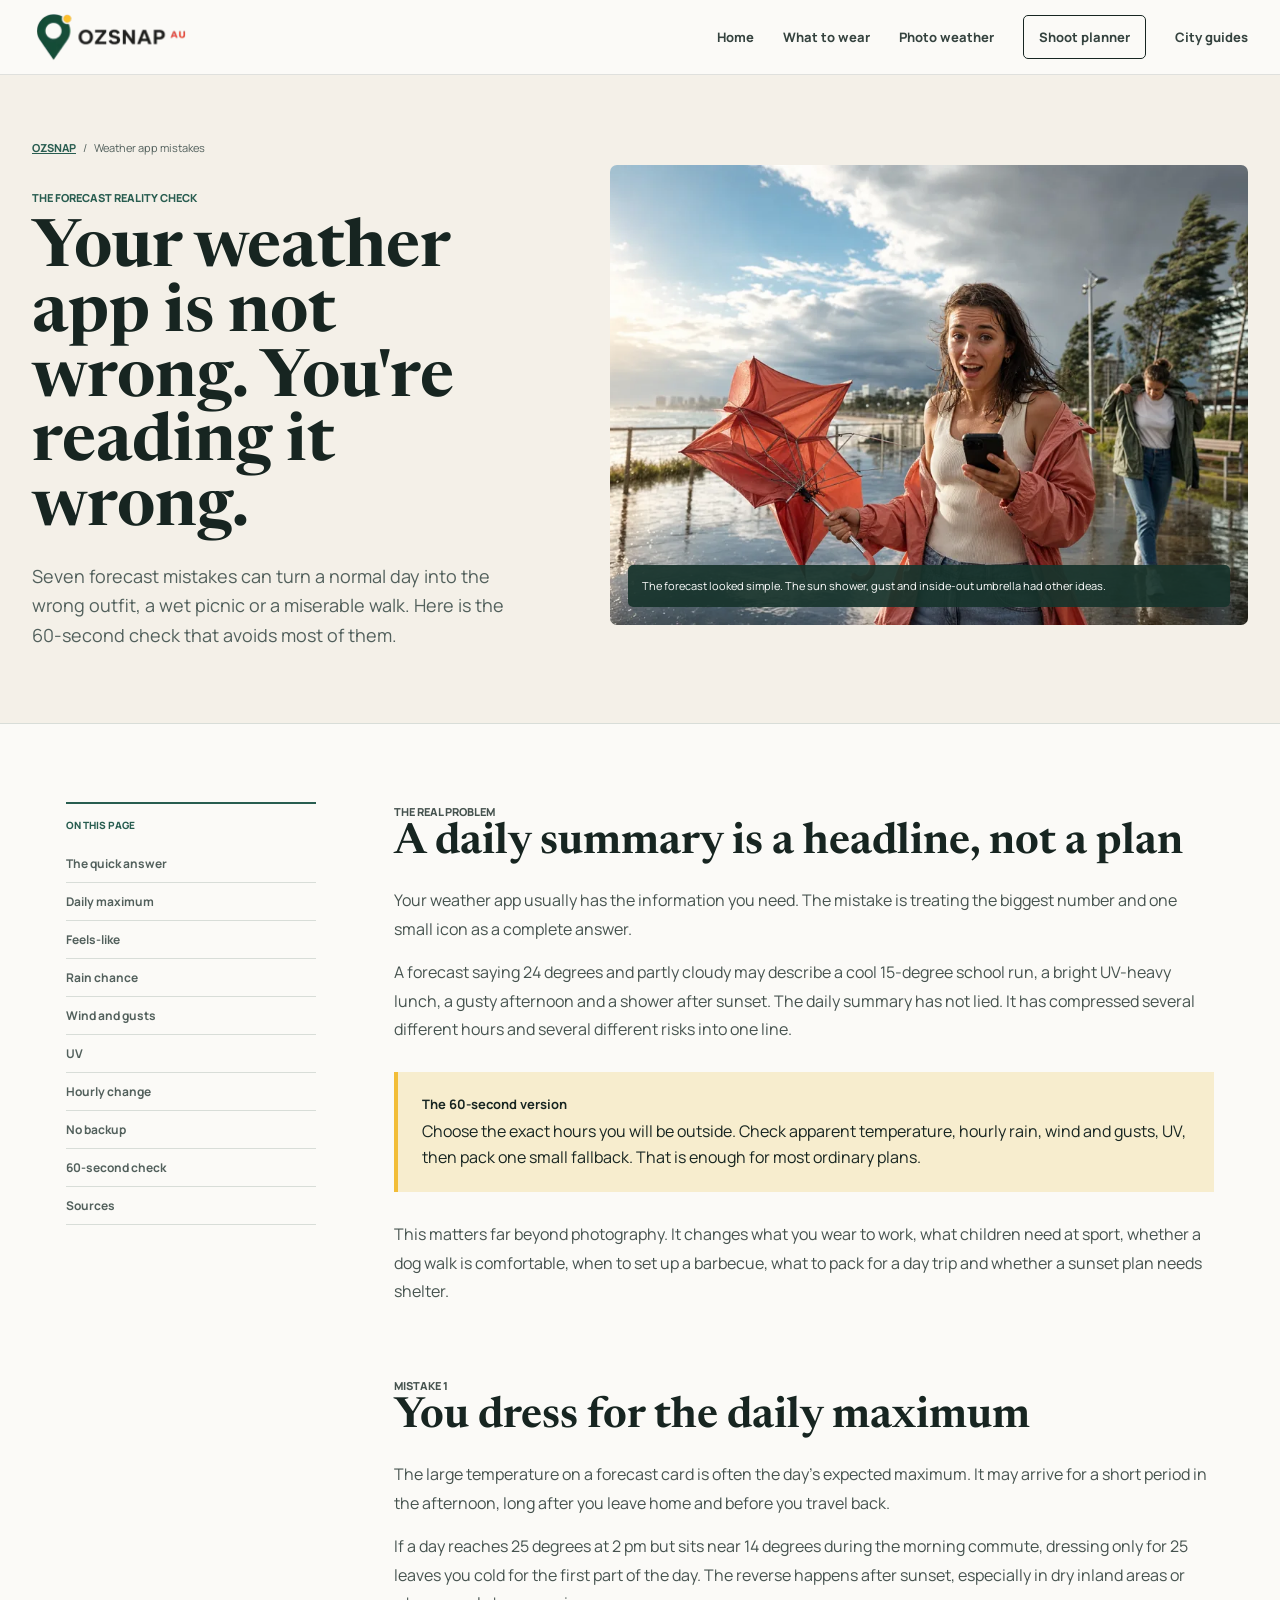
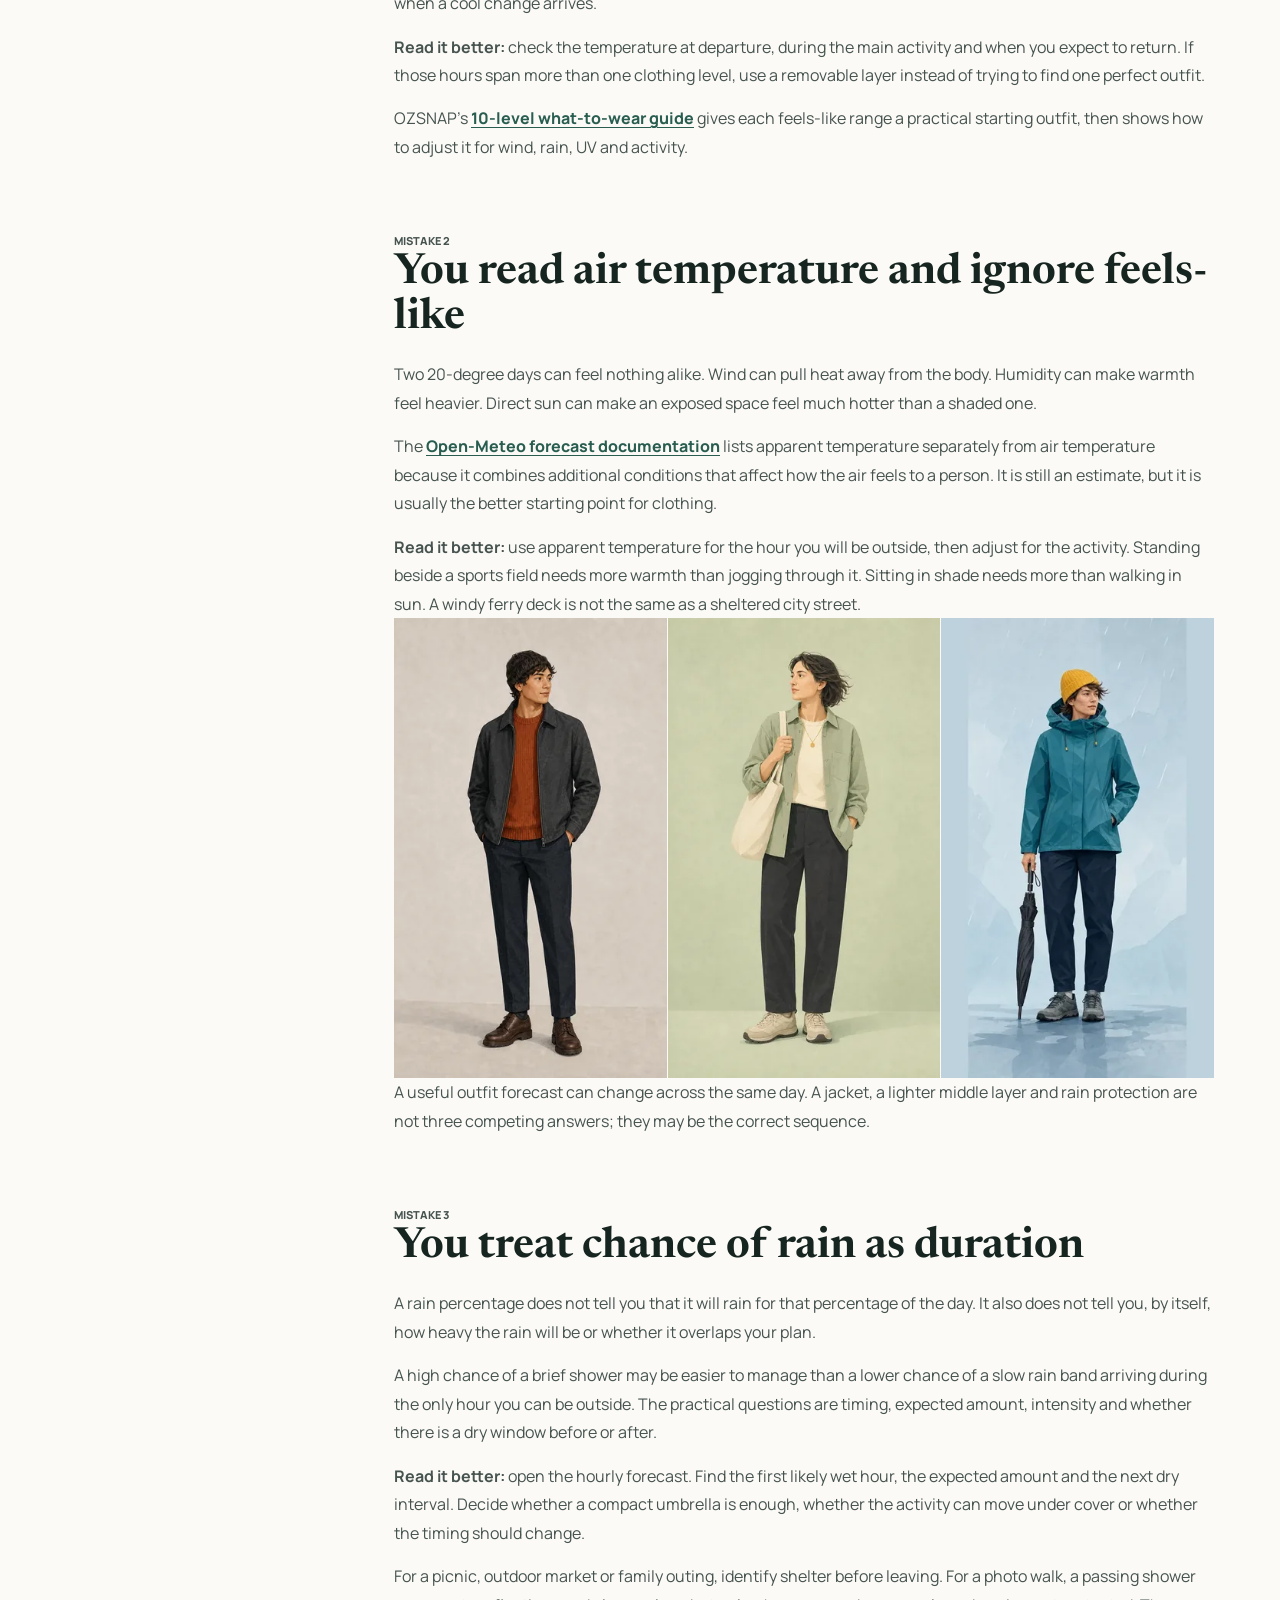
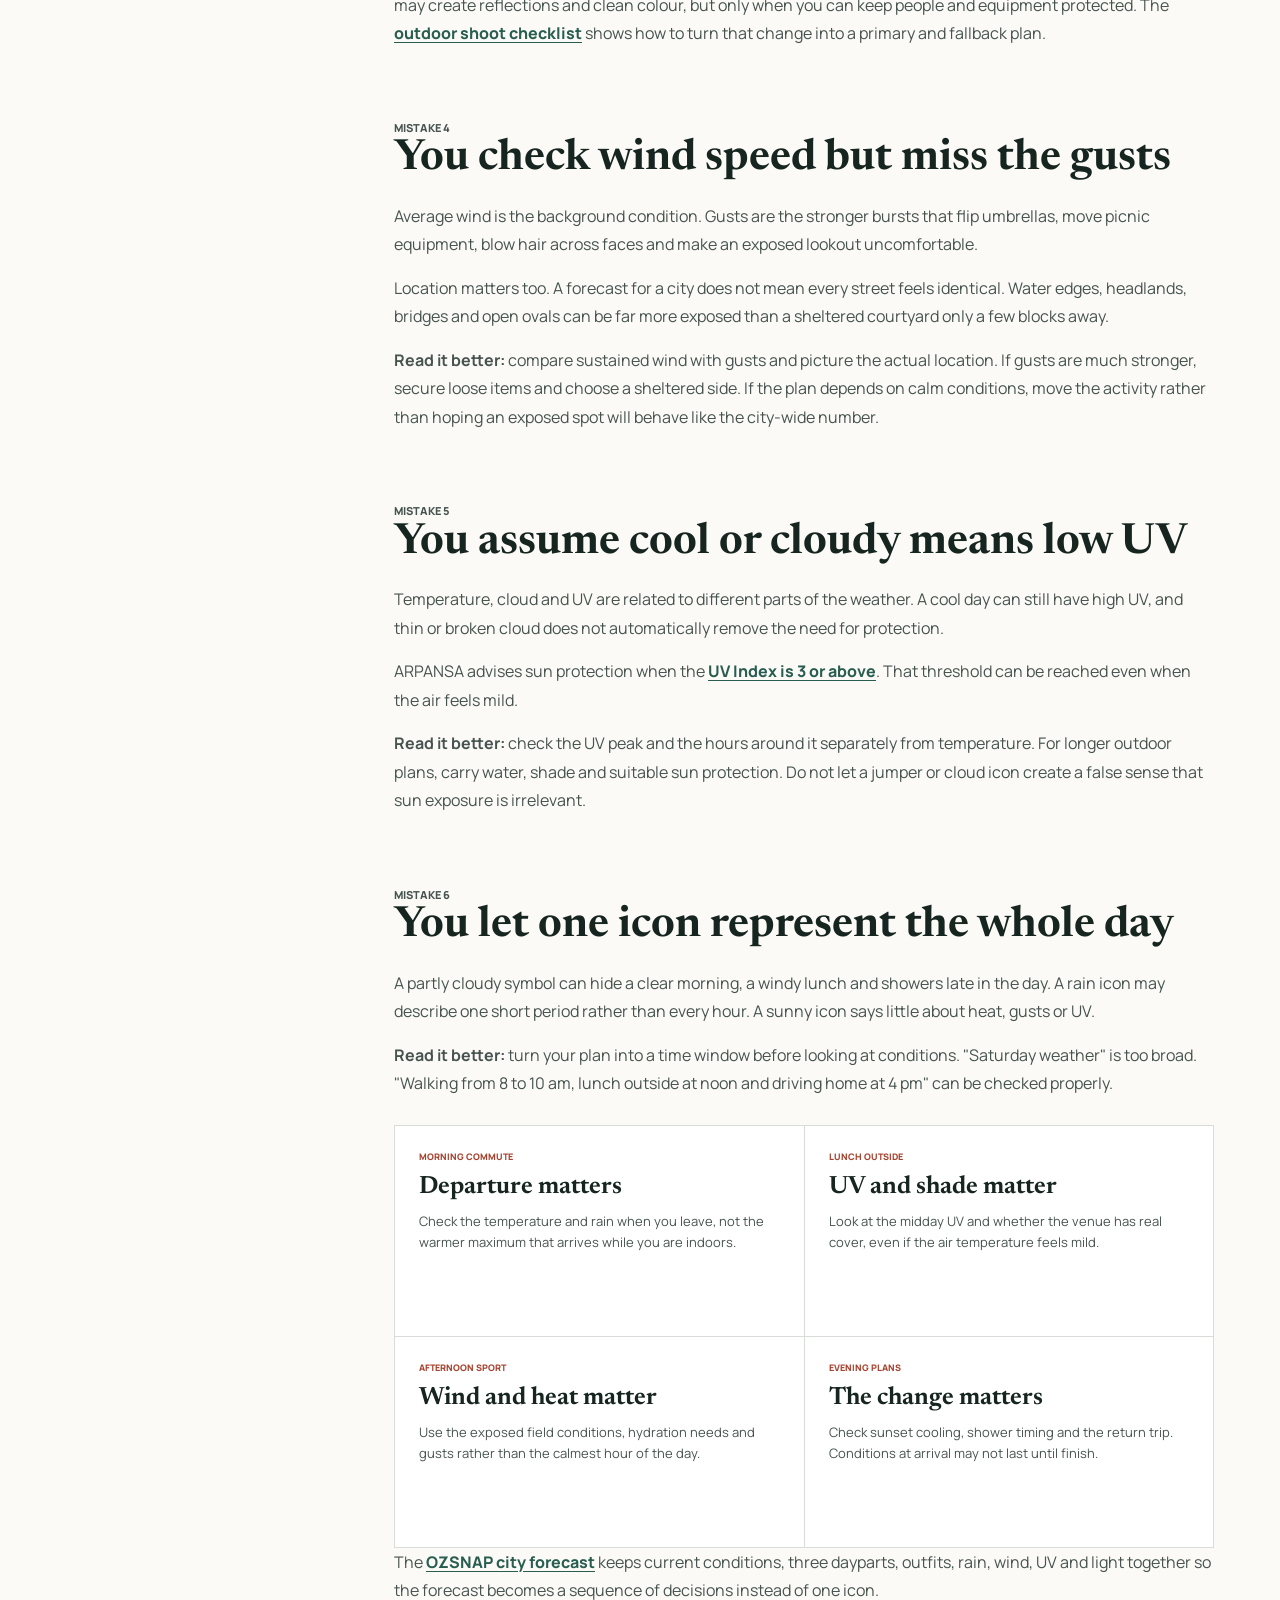
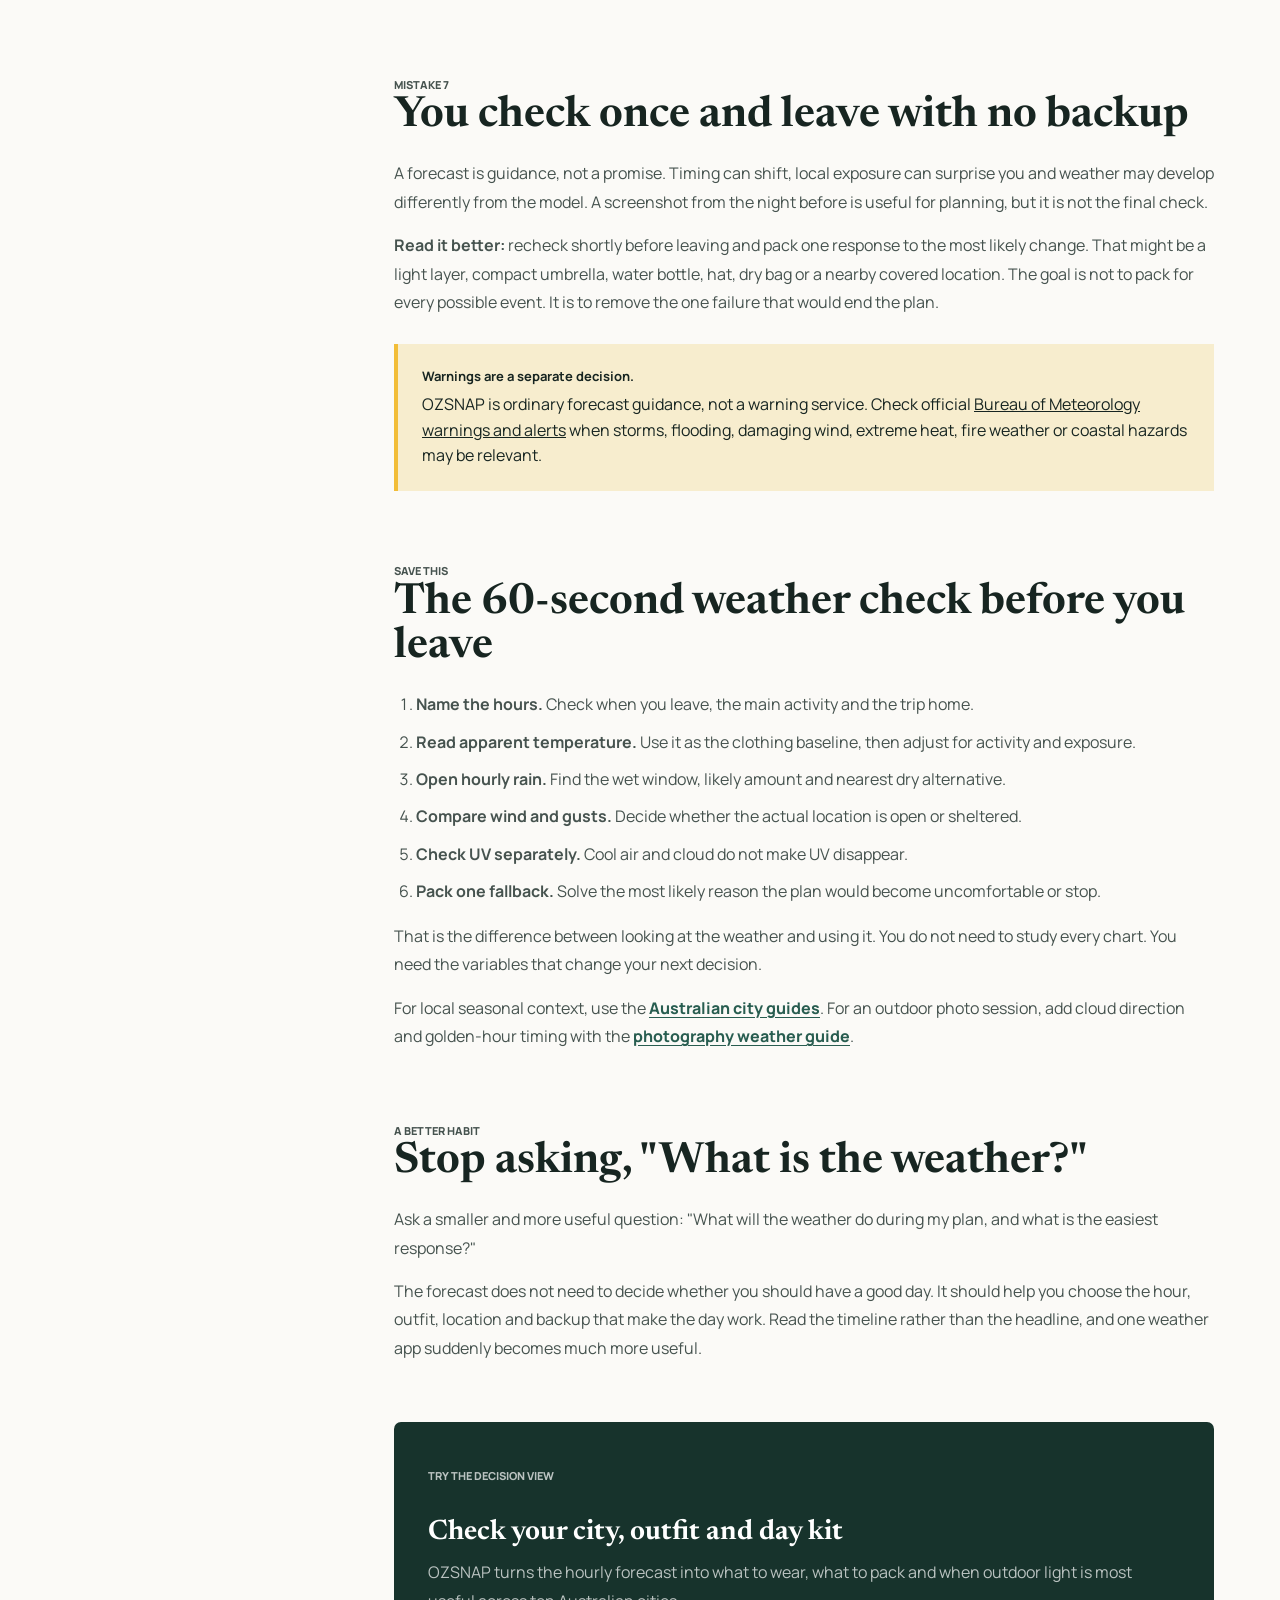
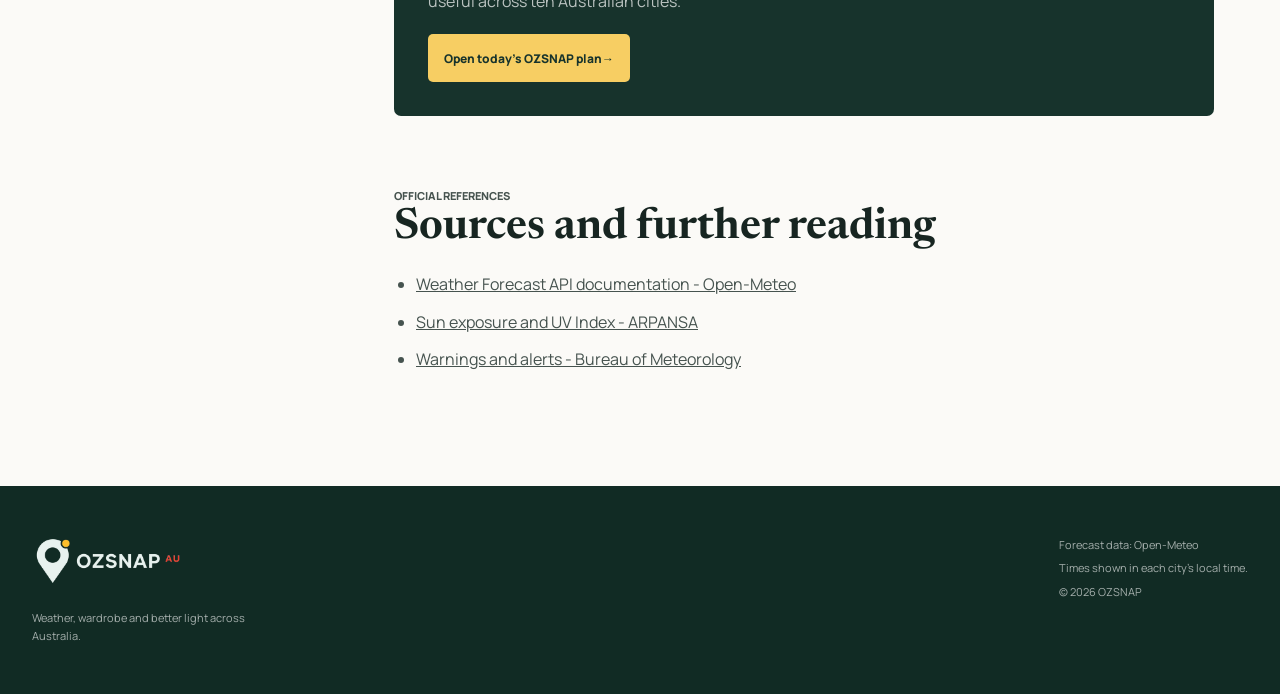
<file: weather-app-mistakes/index.html>
<!DOCTYPE html>
<html lang="en-AU">
<head>
    <meta charset="UTF-8">
    <meta name="viewport" content="width=device-width, initial-scale=1.0">
    <meta name="description" content="Avoid seven common weather app mistakes. Read feels-like temperature, hourly rain, gusts and UV in 60 seconds before an outdoor plan.">
    <meta name="robots" content="index, follow, max-image-preview:large">
    <meta name="theme-color" content="#17332c">
    <link rel="canonical" href="https://ozsnap.com/weather-app-mistakes/">
    <meta property="og:title" content="Your Weather App Is Not Wrong. You're Reading It Wrong.">
    <meta property="og:description" content="Seven forecast mistakes that ruin outfits and outdoor plans, plus the 60-second check that fixes them.">
    <meta property="og:type" content="article">
    <meta property="og:url" content="https://ozsnap.com/weather-app-mistakes/">
    <meta property="og:image" content="https://ozsnap.com/assets/photos/weather-app-mistakes-og-v2.jpg">
    <meta property="article:published_time" content="2026-07-23">
    <meta property="article:modified_time" content="2026-07-23">
    <title>7 Weather App Mistakes That Ruin Outdoor Plans | OZSNAP</title>
    <link rel="icon" href="/assets/brand/favicon-48.png" sizes="48x48" type="image/png">
    <link rel="preload" href="/assets/fonts/manrope-latin.woff2" as="font" type="font/woff2" crossorigin>
    <link rel="preload" href="/assets/fonts/newsreader-latin.woff2" as="font" type="font/woff2" crossorigin>
    <link rel="preload" href="/assets/photos/weather-app-mistakes-hero-960-v2.webp" as="image" type="image/webp">
    <link rel="stylesheet" href="/style.min.css?v=20260722-2">
    <script type="application/ld+json">
    {
      "@context": "https://schema.org",
      "@graph": [
        {
          "@type": "Article",
          "@id": "https://ozsnap.com/weather-app-mistakes/#article",
          "headline": "Your weather app is not wrong. You're reading it wrong.",
          "description": "Seven common forecast-reading mistakes and a practical 60-second weather check for outfits, travel, outdoor plans and photos.",
          "datePublished": "2026-07-23",
          "dateModified": "2026-07-23",
          "inLanguage": "en-AU",
          "image": "https://ozsnap.com/assets/photos/weather-app-mistakes-og-v2.jpg",
          "mainEntityOfPage": "https://ozsnap.com/weather-app-mistakes/",
          "author": { "@type": "Organization", "name": "OZSNAP", "url": "https://ozsnap.com/" },
          "publisher": { "@type": "Organization", "name": "OZSNAP", "url": "https://ozsnap.com/", "logo": { "@type": "ImageObject", "url": "https://ozsnap.com/assets/brand/ozsnap-logo.png" } }
        },
        {
          "@type": "BreadcrumbList",
          "itemListElement": [
            { "@type": "ListItem", "position": 1, "name": "OZSNAP", "item": "https://ozsnap.com/" },
            { "@type": "ListItem", "position": 2, "name": "Weather app mistakes", "item": "https://ozsnap.com/weather-app-mistakes/" }
          ]
        }
      ]
    }
    </script>
</head>
<body>
    <a class="skip-link" href="#guide-content">Skip to guide</a>
    <header class="site-header">
        <div class="header-inner page-shell">
            <a class="brand" href="/" aria-label="OZSNAP home"><img class="brand-logo" src="/assets/brand/ozsnap-logo-320.webp" srcset="/assets/brand/ozsnap-logo-320.webp 320w, /assets/brand/ozsnap-logo.webp 480w" sizes="158px" width="480" height="160" alt="OZSNAP AU"></a>
            <button class="menu-toggle" id="menu-toggle" type="button" aria-label="Open navigation" aria-expanded="false" aria-controls="site-nav"><span></span><span></span><span></span></button>
            <nav class="site-nav" id="site-nav" aria-label="Primary navigation">
                <a href="/">Home</a>
                <a href="/what-to-wear-by-temperature/">What to wear</a>
                <a href="/photography-weather-guide/">Photo weather</a>
                <a href="/golden-hour-calculator/" class="nav-action">Shoot planner</a>
                <a href="/australia-city-guides/">City guides</a>
            </nav>
        </div>
    </header>

    <main class="guide-main" id="guide-content">
        <section class="guide-hero">
            <div class="guide-hero-inner page-shell">
                <div>
                    <nav class="guide-breadcrumbs" aria-label="Breadcrumb"><a href="/">OZSNAP</a><span>/</span><span>Weather app mistakes</span></nav>
                    <p class="section-label">The forecast reality check</p>
                    <h1>Your weather app is not wrong. You're reading it wrong.</h1>
                    <p class="guide-lede">Seven forecast mistakes can turn a normal day into the wrong outfit, a wet picnic or a miserable walk. Here is the 60-second check that avoids most of them.</p>
                </div>
                <figure class="guide-hero-visual">
                    <img src="/assets/photos/weather-app-mistakes-hero-v2.webp" srcset="/assets/photos/weather-app-mistakes-hero-960-v2.webp 960w, /assets/photos/weather-app-mistakes-hero-v2.webp 1536w" sizes="(max-width: 700px) calc(100vw - 32px), (max-width: 920px) calc(100vw - 48px), 620px" width="1536" height="1024" alt="Surprised woman holding a phone and an inside-out umbrella on a wet Australian coastal promenade as bright sun breaks through storm cloud">
                    <figcaption class="guide-visual-caption">The forecast looked simple. The sun shower, gust and inside-out umbrella had other ideas.</figcaption>
                </figure>
            </div>
        </section>

        <div class="guide-content page-shell">
            <nav class="guide-toc" aria-label="On this page">
                <p>On this page</p>
                <a href="#quick-answer">The quick answer</a>
                <a href="#mistake-one">Daily maximum</a>
                <a href="#mistake-two">Feels-like</a>
                <a href="#mistake-three">Rain chance</a>
                <a href="#mistake-four">Wind and gusts</a>
                <a href="#mistake-five">UV</a>
                <a href="#mistake-six">Hourly change</a>
                <a href="#mistake-seven">No backup</a>
                <a href="#sixty-second-check">60-second check</a>
                <a href="#sources">Sources</a>
            </nav>

            <article class="guide-article">
                <section id="quick-answer">
                    <p class="section-label">The real problem</p>
                    <h2>A daily summary is a headline, not a plan</h2>
                    <p>Your weather app usually has the information you need. The mistake is treating the biggest number and one small icon as a complete answer.</p>
                    <p>A forecast saying 24 degrees and partly cloudy may describe a cool 15-degree school run, a bright UV-heavy lunch, a gusty afternoon and a shower after sunset. The daily summary has not lied. It has compressed several different hours and several different risks into one line.</p>
                    <div class="guide-note"><strong>The 60-second version</strong>Choose the exact hours you will be outside. Check apparent temperature, hourly rain, wind and gusts, UV, then pack one small fallback. That is enough for most ordinary plans.</div>
                    <p>This matters far beyond photography. It changes what you wear to work, what children need at sport, whether a dog walk is comfortable, when to set up a barbecue, what to pack for a day trip and whether a sunset plan needs shelter.</p>
                </section>

                <section id="mistake-one">
                    <p class="section-label">Mistake 1</p>
                    <h2>You dress for the daily maximum</h2>
                    <p>The large temperature on a forecast card is often the day's expected maximum. It may arrive for a short period in the afternoon, long after you leave home and before you travel back.</p>
                    <p>If a day reaches 25 degrees at 2 pm but sits near 14 degrees during the morning commute, dressing only for 25 leaves you cold for the first part of the day. The reverse happens after sunset, especially in dry inland areas or when a cool change arrives.</p>
                    <p><strong>Read it better:</strong> check the temperature at departure, during the main activity and when you expect to return. If those hours span more than one clothing level, use a removable layer instead of trying to find one perfect outfit.</p>
                    <p>OZSNAP's <a href="/what-to-wear-by-temperature/">10-level what-to-wear guide</a> gives each feels-like range a practical starting outfit, then shows how to adjust it for wind, rain, UV and activity.</p>
                </section>

                <section id="mistake-two">
                    <p class="section-label">Mistake 2</p>
                    <h2>You read air temperature and ignore feels-like</h2>
                    <p>Two 20-degree days can feel nothing alike. Wind can pull heat away from the body. Humidity can make warmth feel heavier. Direct sun can make an exposed space feel much hotter than a shaded one.</p>
                    <p>The <a href="https://open-meteo.com/en/docs" target="_blank" rel="noopener noreferrer">Open-Meteo forecast documentation</a> lists apparent temperature separately from air temperature because it combines additional conditions that affect how the air feels to a person. It is still an estimate, but it is usually the better starting point for clothing.</p>
                    <p><strong>Read it better:</strong> use apparent temperature for the hour you will be outside, then adjust for the activity. Standing beside a sports field needs more warmth than jogging through it. Sitting in shade needs more than walking in sun. A windy ferry deck is not the same as a sheltered city street.</p>
                    <figure class="outfit-collage" aria-label="Three outfit levels for changing weather">
                        <img src="/assets/outfits/jacket-layer-day-400.webp" width="400" height="600" loading="lazy" alt="Layered jacket outfit for a cool part of the day">
                        <img src="/assets/outfits/mild-day-400.webp" width="400" height="600" loading="lazy" alt="Light outfit for mild weather">
                        <img src="/assets/outfits/wet-day-400.webp" width="400" height="600" loading="lazy" alt="Rain-ready outfit for a wet part of the day">
                    </figure>
                    <p>A useful outfit forecast can change across the same day. A jacket, a lighter middle layer and rain protection are not three competing answers; they may be the correct sequence.</p>
                </section>

                <section id="mistake-three">
                    <p class="section-label">Mistake 3</p>
                    <h2>You treat chance of rain as duration</h2>
                    <p>A rain percentage does not tell you that it will rain for that percentage of the day. It also does not tell you, by itself, how heavy the rain will be or whether it overlaps your plan.</p>
                    <p>A high chance of a brief shower may be easier to manage than a lower chance of a slow rain band arriving during the only hour you can be outside. The practical questions are timing, expected amount, intensity and whether there is a dry window before or after.</p>
                    <p><strong>Read it better:</strong> open the hourly forecast. Find the first likely wet hour, the expected amount and the next dry interval. Decide whether a compact umbrella is enough, whether the activity can move under cover or whether the timing should change.</p>
                    <p>For a picnic, outdoor market or family outing, identify shelter before leaving. For a photo walk, a passing shower may create reflections and clean colour, but only when you can keep people and equipment protected. The <a href="/outdoor-photo-shoot-weather-checklist/">outdoor shoot checklist</a> shows how to turn that change into a primary and fallback plan.</p>
                </section>

                <section id="mistake-four">
                    <p class="section-label">Mistake 4</p>
                    <h2>You check wind speed but miss the gusts</h2>
                    <p>Average wind is the background condition. Gusts are the stronger bursts that flip umbrellas, move picnic equipment, blow hair across faces and make an exposed lookout uncomfortable.</p>
                    <p>Location matters too. A forecast for a city does not mean every street feels identical. Water edges, headlands, bridges and open ovals can be far more exposed than a sheltered courtyard only a few blocks away.</p>
                    <p><strong>Read it better:</strong> compare sustained wind with gusts and picture the actual location. If gusts are much stronger, secure loose items and choose a sheltered side. If the plan depends on calm conditions, move the activity rather than hoping an exposed spot will behave like the city-wide number.</p>
                </section>

                <section id="mistake-five">
                    <p class="section-label">Mistake 5</p>
                    <h2>You assume cool or cloudy means low UV</h2>
                    <p>Temperature, cloud and UV are related to different parts of the weather. A cool day can still have high UV, and thin or broken cloud does not automatically remove the need for protection.</p>
                    <p>ARPANSA advises sun protection when the <a href="https://www.arpansa.gov.au/understanding-radiation/radiation-sources/more-radiation-sources/sun-exposure" target="_blank" rel="noopener noreferrer">UV Index is 3 or above</a>. That threshold can be reached even when the air feels mild.</p>
                    <p><strong>Read it better:</strong> check the UV peak and the hours around it separately from temperature. For longer outdoor plans, carry water, shade and suitable sun protection. Do not let a jumper or cloud icon create a false sense that sun exposure is irrelevant.</p>
                </section>

                <section id="mistake-six">
                    <p class="section-label">Mistake 6</p>
                    <h2>You let one icon represent the whole day</h2>
                    <p>A partly cloudy symbol can hide a clear morning, a windy lunch and showers late in the day. A rain icon may describe one short period rather than every hour. A sunny icon says little about heat, gusts or UV.</p>
                    <p><strong>Read it better:</strong> turn your plan into a time window before looking at conditions. "Saturday weather" is too broad. "Walking from 8 to 10 am, lunch outside at noon and driving home at 4 pm" can be checked properly.</p>
                    <div class="guide-data-grid">
                        <article><small class="level-kicker">Morning commute</small><h3>Departure matters</h3><p>Check the temperature and rain when you leave, not the warmer maximum that arrives while you are indoors.</p></article>
                        <article><small class="level-kicker">Lunch outside</small><h3>UV and shade matter</h3><p>Look at the midday UV and whether the venue has real cover, even if the air temperature feels mild.</p></article>
                        <article><small class="level-kicker">Afternoon sport</small><h3>Wind and heat matter</h3><p>Use the exposed field conditions, hydration needs and gusts rather than the calmest hour of the day.</p></article>
                        <article><small class="level-kicker">Evening plans</small><h3>The change matters</h3><p>Check sunset cooling, shower timing and the return trip. Conditions at arrival may not last until finish.</p></article>
                    </div>
                    <p>The <a href="/">OZSNAP city forecast</a> keeps current conditions, three dayparts, outfits, rain, wind, UV and light together so the forecast becomes a sequence of decisions instead of one icon.</p>
                </section>

                <section id="mistake-seven">
                    <p class="section-label">Mistake 7</p>
                    <h2>You check once and leave with no backup</h2>
                    <p>A forecast is guidance, not a promise. Timing can shift, local exposure can surprise you and weather may develop differently from the model. A screenshot from the night before is useful for planning, but it is not the final check.</p>
                    <p><strong>Read it better:</strong> recheck shortly before leaving and pack one response to the most likely change. That might be a light layer, compact umbrella, water bottle, hat, dry bag or a nearby covered location. The goal is not to pack for every possible event. It is to remove the one failure that would end the plan.</p>
                    <div class="guide-note"><strong>Warnings are a separate decision.</strong>OZSNAP is ordinary forecast guidance, not a warning service. Check official <a href="https://www.bom.gov.au/weather-and-climate/warnings-and-alerts" target="_blank" rel="noopener noreferrer">Bureau of Meteorology warnings and alerts</a> when storms, flooding, damaging wind, extreme heat, fire weather or coastal hazards may be relevant.</div>
                </section>

                <section id="sixty-second-check">
                    <p class="section-label">Save this</p>
                    <h2>The 60-second weather check before you leave</h2>
                    <ol>
                        <li><strong>Name the hours.</strong> Check when you leave, the main activity and the trip home.</li>
                        <li><strong>Read apparent temperature.</strong> Use it as the clothing baseline, then adjust for activity and exposure.</li>
                        <li><strong>Open hourly rain.</strong> Find the wet window, likely amount and nearest dry alternative.</li>
                        <li><strong>Compare wind and gusts.</strong> Decide whether the actual location is open or sheltered.</li>
                        <li><strong>Check UV separately.</strong> Cool air and cloud do not make UV disappear.</li>
                        <li><strong>Pack one fallback.</strong> Solve the most likely reason the plan would become uncomfortable or stop.</li>
                    </ol>
                    <p>That is the difference between looking at the weather and using it. You do not need to study every chart. You need the variables that change your next decision.</p>
                    <p>For local seasonal context, use the <a href="/australia-city-guides/">Australian city guides</a>. For an outdoor photo session, add cloud direction and golden-hour timing with the <a href="/photography-weather-guide/">photography weather guide</a>.</p>
                </section>

                <section>
                    <p class="section-label">A better habit</p>
                    <h2>Stop asking, "What is the weather?"</h2>
                    <p>Ask a smaller and more useful question: "What will the weather do during my plan, and what is the easiest response?"</p>
                    <p>The forecast does not need to decide whether you should have a good day. It should help you choose the hour, outfit, location and backup that make the day work. Read the timeline rather than the headline, and one weather app suddenly becomes much more useful.</p>
                    <div class="guide-cta"><p class="section-label">Try the decision view</p><h3>Check your city, outfit and day kit</h3><p>OZSNAP turns the hourly forecast into what to wear, what to pack and when outdoor light is most useful across ten Australian cities.</p><a href="/">Open today's OZSNAP plan <span aria-hidden="true">&rarr;</span></a></div>
                </section>

                <section id="sources">
                    <p class="section-label">Official references</p>
                    <h2>Sources and further reading</h2>
                    <ul>
                        <li><a href="https://open-meteo.com/en/docs" target="_blank" rel="noopener noreferrer">Weather Forecast API documentation - Open-Meteo</a></li>
                        <li><a href="https://www.arpansa.gov.au/understanding-radiation/radiation-sources/more-radiation-sources/sun-exposure" target="_blank" rel="noopener noreferrer">Sun exposure and UV Index - ARPANSA</a></li>
                        <li><a href="https://www.bom.gov.au/weather-and-climate/warnings-and-alerts" target="_blank" rel="noopener noreferrer">Warnings and alerts - Bureau of Meteorology</a></li>
                    </ul>
                </section>
            </article>
        </div>
    </main>

    <footer class="site-footer">
        <div class="footer-inner page-shell">
            <div class="footer-brand">
                <a class="brand footer-logo" href="#guide-content" aria-label="Back to top"><img class="brand-logo" src="/assets/brand/ozsnap-logo-light.webp" width="480" height="160" alt="OZSNAP AU"></a>
                <p>Weather, wardrobe and better light across Australia.</p>
            </div>
            <div class="footer-meta">
                <p>Forecast data: Open-Meteo</p>
                <p>Times shown in each city's local time.</p>
                <p>&copy; 2026 OZSNAP</p>
            </div>
        </div>
    </footer>
    <script>
    (() => {
        const button = document.getElementById("menu-toggle");
        const nav = document.getElementById("site-nav");
        const close = () => { button.setAttribute("aria-expanded", "false"); button.setAttribute("aria-label", "Open navigation"); nav.classList.remove("open"); document.body.classList.remove("nav-open"); };
        button.addEventListener("click", () => { const open = button.getAttribute("aria-expanded") !== "true"; button.setAttribute("aria-expanded", String(open)); button.setAttribute("aria-label", open ? "Close navigation" : "Open navigation"); nav.classList.toggle("open", open); document.body.classList.toggle("nav-open", open); });
        nav.addEventListener("click", event => { if (event.target.closest("a")) close(); });
        window.addEventListener("resize", () => { if (window.innerWidth > 920) close(); });
        document.addEventListener("keydown", event => { if (event.key === "Escape" && nav.classList.contains("open")) { close(); button.focus(); } });
    })();
    </script>
</body>
</html>
</file>
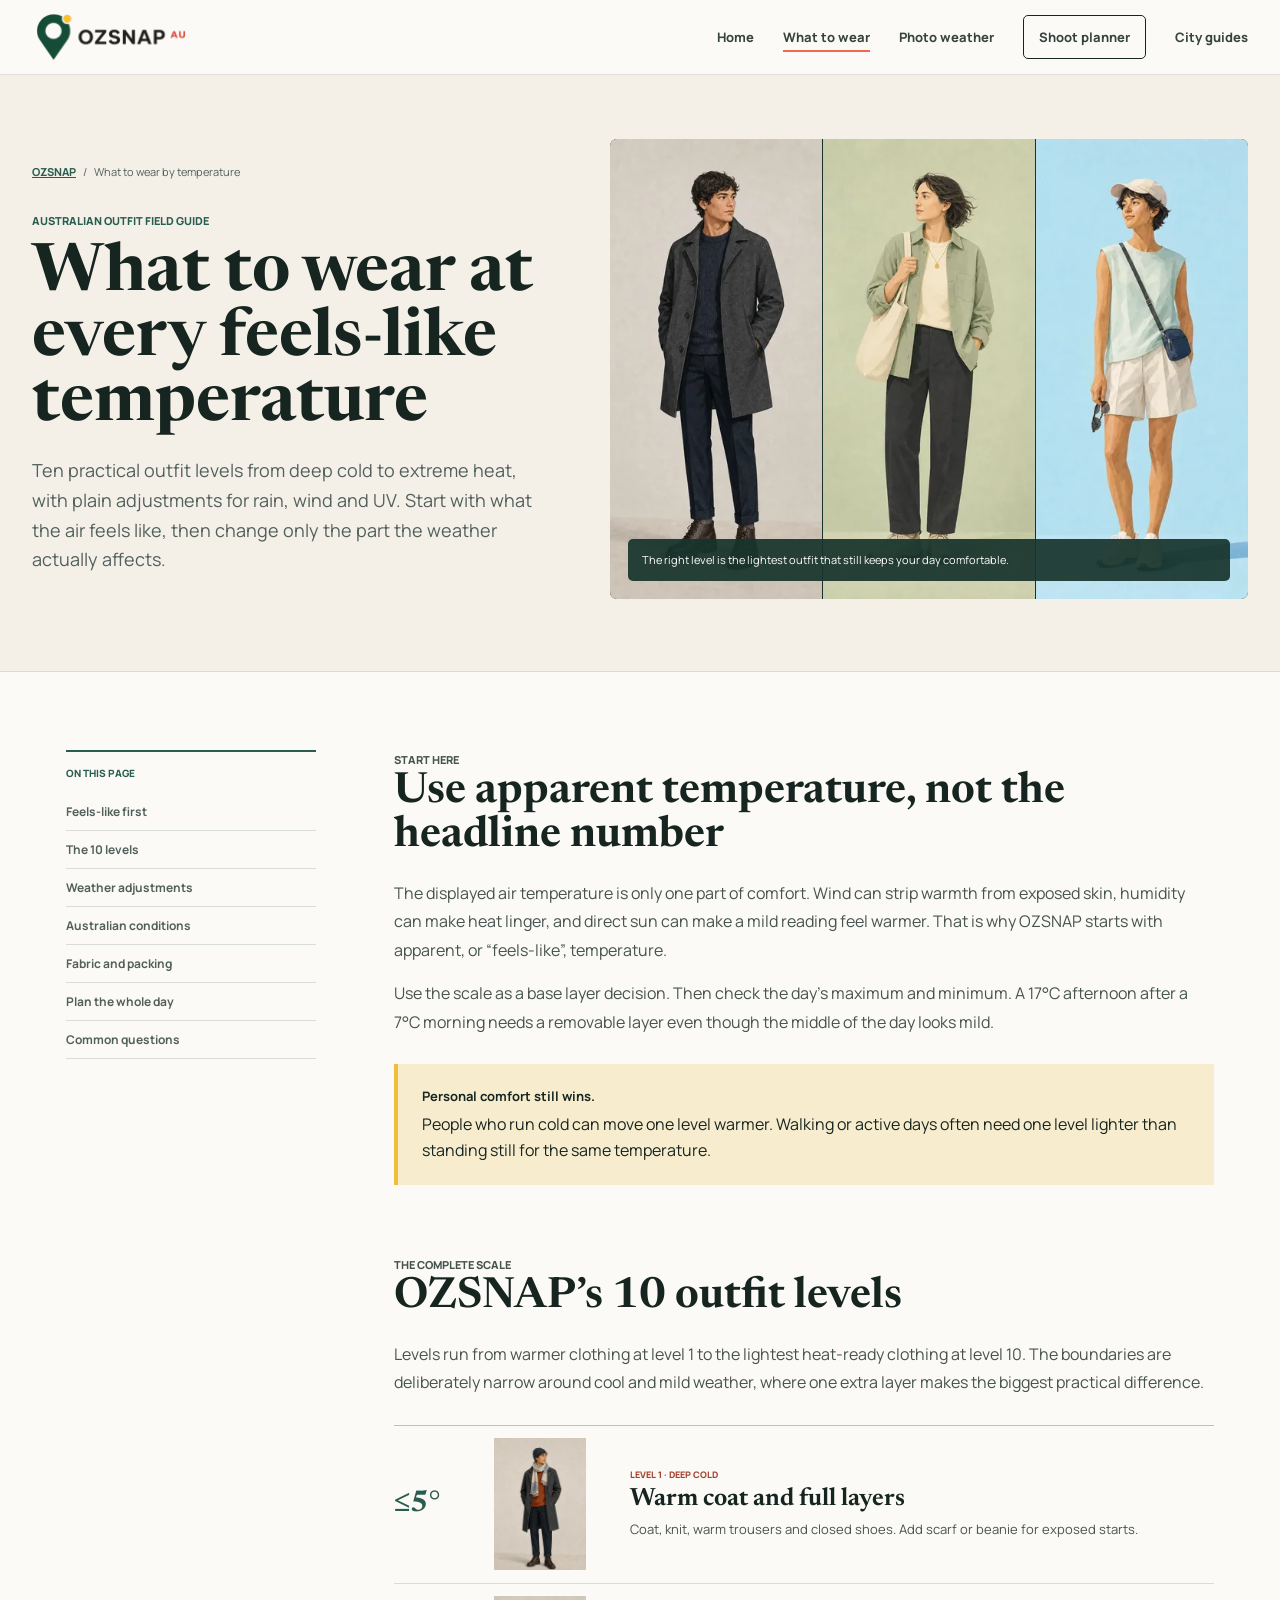
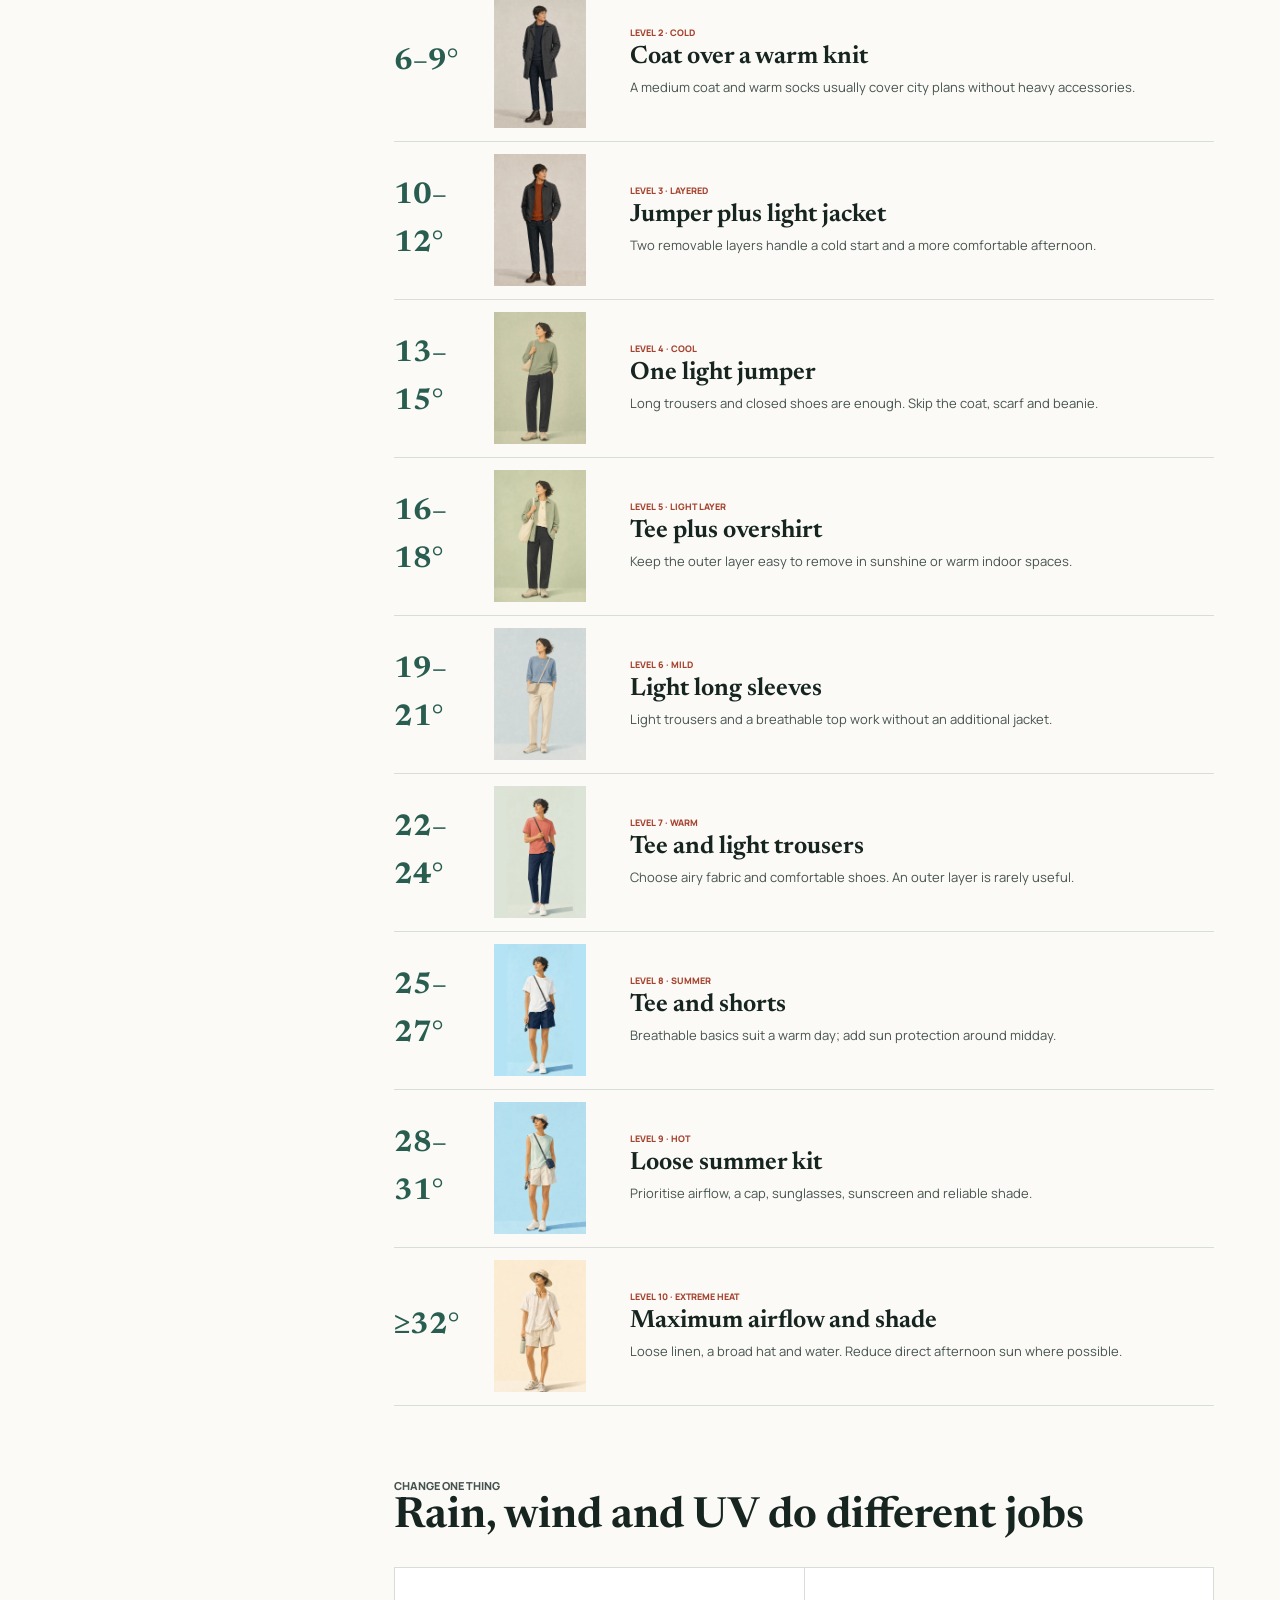
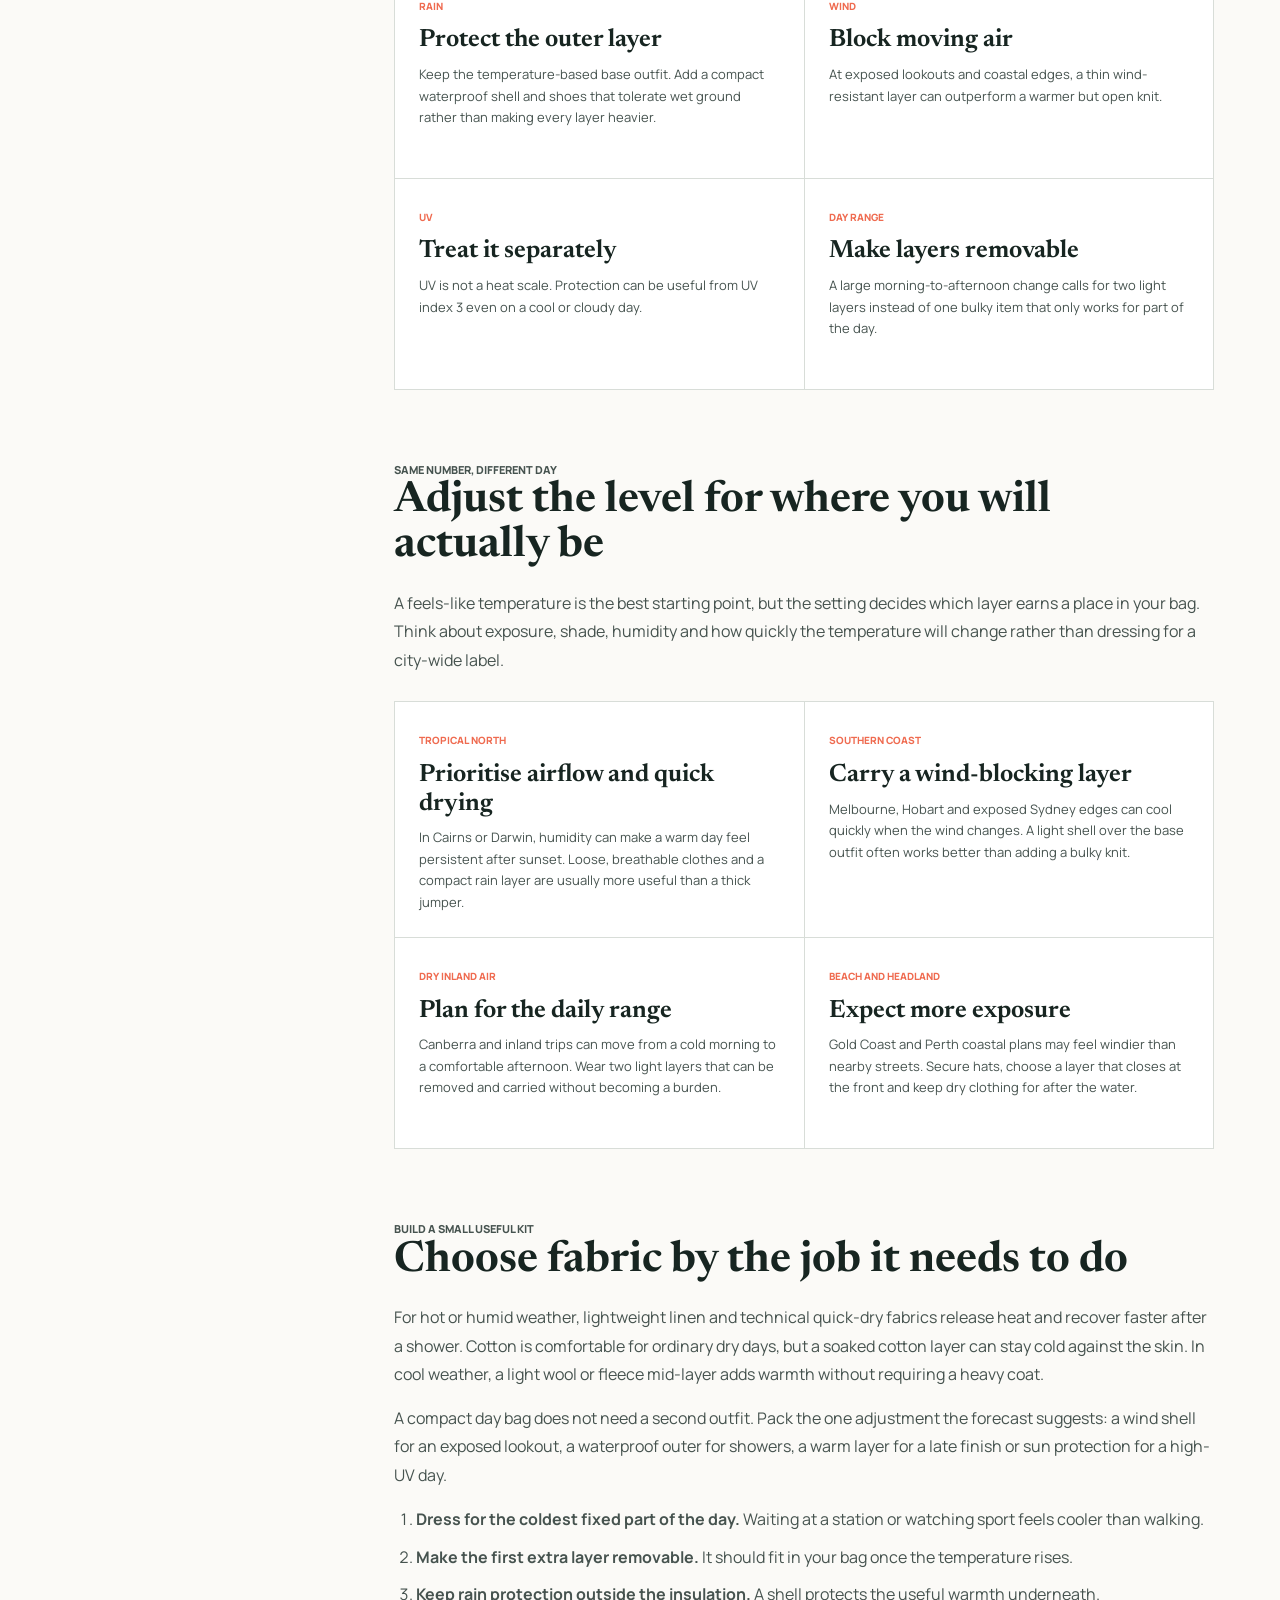
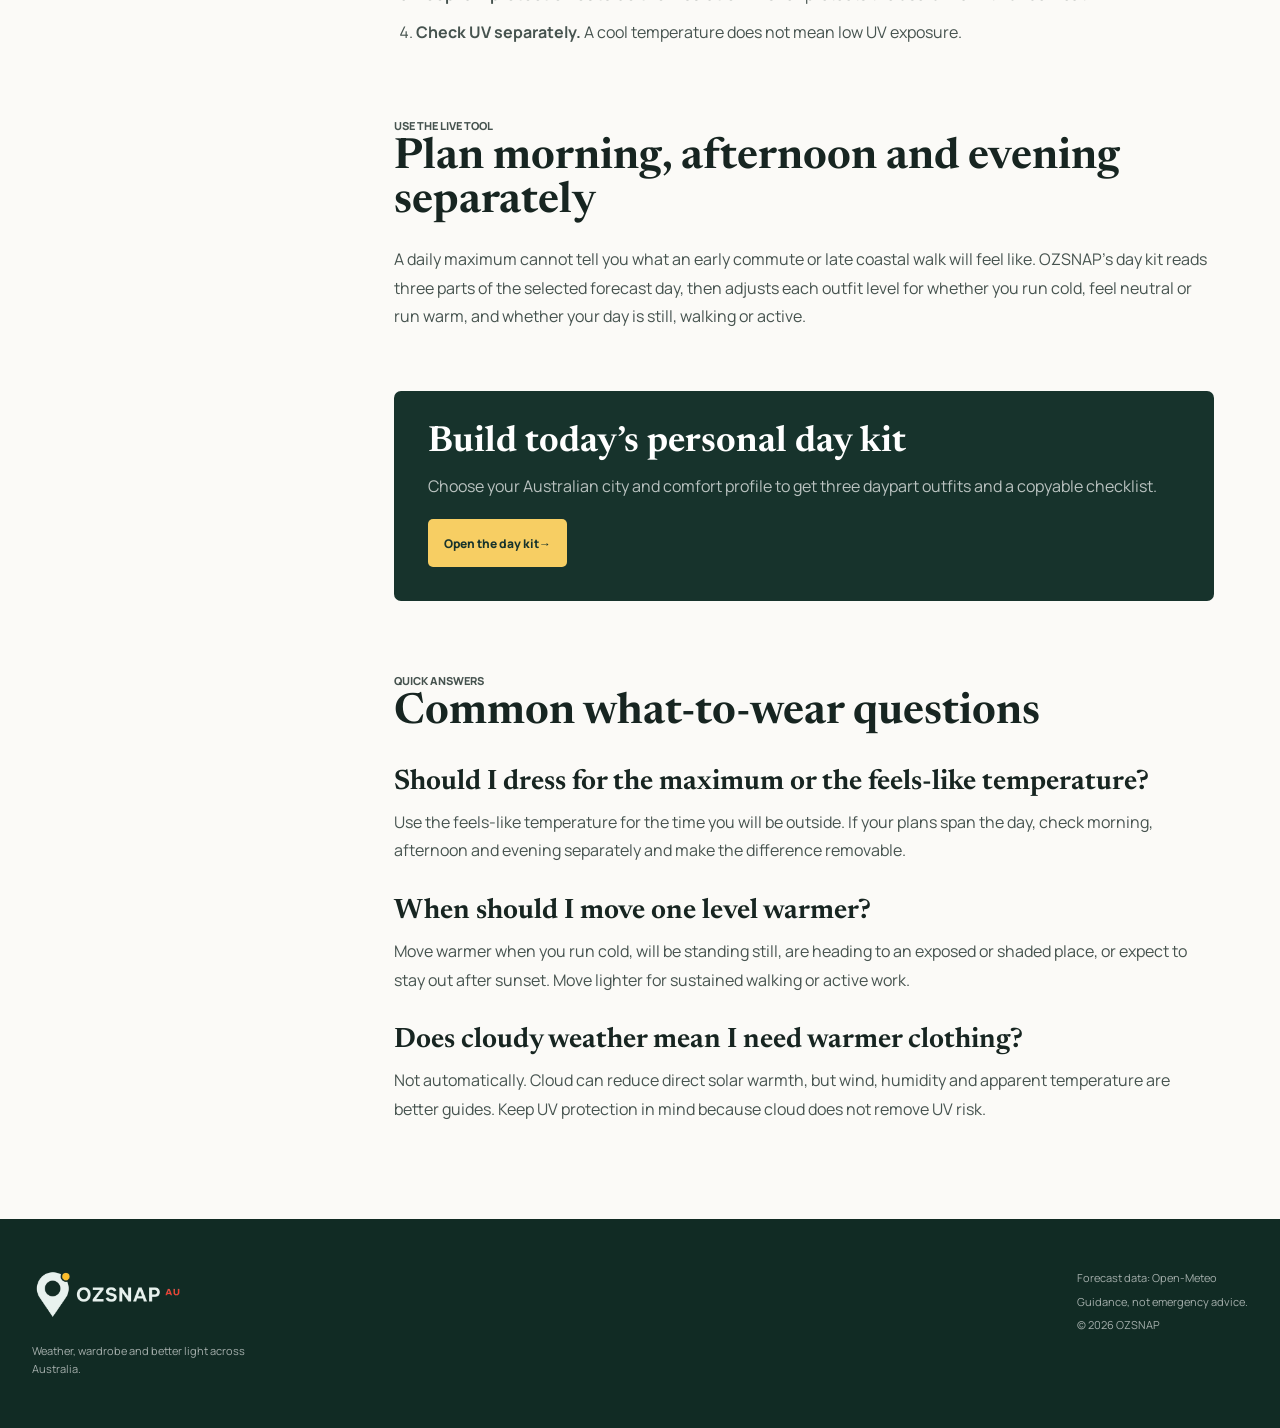
<file: what-to-wear-by-temperature/index.html>
<!DOCTYPE html>
<html lang="en-AU">
<head>
    <meta charset="UTF-8">
    <meta name="viewport" content="width=device-width, initial-scale=1.0">
    <meta name="description" content="A practical Australian what-to-wear guide for every feels-like temperature, with 10 outfit levels and rain, wind and UV adjustments.">
    <meta name="robots" content="index, follow, max-image-preview:large">
    <meta name="theme-color" content="#17332c">
    <link rel="canonical" href="https://ozsnap.com/what-to-wear-by-temperature/">
    <meta property="og:title" content="What to Wear by Temperature in Australia | OZSNAP">
    <meta property="og:description" content="Ten practical outfit levels based on feels-like temperature, with Australian rain, wind and UV adjustments.">
    <meta property="og:type" content="article">
    <meta property="og:url" content="https://ozsnap.com/what-to-wear-by-temperature/">
    <meta property="og:image" content="https://ozsnap.com/assets/brand/ozsnap-social-card.jpg">
    <title>What to Wear by Temperature in Australia | OZSNAP</title>
    <link rel="icon" href="/assets/brand/favicon-48.png" sizes="48x48" type="image/png">
    <link rel="preload" href="/assets/fonts/manrope-latin.woff2" as="font" type="font/woff2" crossorigin>
    <link rel="preload" href="/assets/fonts/newsreader-latin.woff2" as="font" type="font/woff2" crossorigin>
    <link rel="stylesheet" href="/style.min.css?v=20260722-2">
    <script type="application/ld+json">
    {
      "@context": "https://schema.org",
      "@graph": [
        {
          "@type": "Article",
          "@id": "https://ozsnap.com/what-to-wear-by-temperature/#article",
          "headline": "What to Wear by Temperature in Australia",
          "description": "A ten-level Australian outfit guide based on feels-like temperature, rain, wind and UV.",
          "dateModified": "2026-07-15",
          "inLanguage": "en-AU",
          "mainEntityOfPage": "https://ozsnap.com/what-to-wear-by-temperature/",
          "publisher": { "@type": "Organization", "name": "OZSNAP", "url": "https://ozsnap.com/", "logo": { "@type": "ImageObject", "url": "https://ozsnap.com/assets/brand/ozsnap-logo.png" } }
        },
        {
          "@type": "BreadcrumbList",
          "itemListElement": [
            { "@type": "ListItem", "position": 1, "name": "OZSNAP", "item": "https://ozsnap.com/" },
            { "@type": "ListItem", "position": 2, "name": "What to wear by temperature", "item": "https://ozsnap.com/what-to-wear-by-temperature/" }
          ]
        }
      ]
    }
    </script>
</head>
<body>
    <a class="skip-link" href="#guide-content">Skip to guide</a>
    <header class="site-header">
        <div class="header-inner page-shell">
            <a class="brand" href="/" aria-label="OZSNAP home"><img class="brand-logo" src="/assets/brand/ozsnap-logo-320.webp" srcset="/assets/brand/ozsnap-logo-320.webp 320w, /assets/brand/ozsnap-logo.webp 480w" sizes="158px" width="480" height="160" alt="OZSNAP AU"></a>
            <button class="menu-toggle" id="menu-toggle" type="button" aria-label="Open navigation" aria-expanded="false" aria-controls="site-nav"><span></span><span></span><span></span></button>
            <nav class="site-nav" id="site-nav" aria-label="Primary navigation">
                <a href="/">Home</a>
                <a href="/what-to-wear-by-temperature/" aria-current="page">What to wear</a>
                <a href="/photography-weather-guide/">Photo weather</a>
                <a href="/golden-hour-calculator/" class="nav-action">Shoot planner</a>
                <a href="/australia-city-guides/">City guides</a>
            </nav>
        </div>
    </header>

    <main class="guide-main" id="guide-content">
        <section class="guide-hero">
            <div class="guide-hero-inner page-shell">
                <div>
                    <nav class="guide-breadcrumbs" aria-label="Breadcrumb"><a href="/">OZSNAP</a><span>/</span><span>What to wear by temperature</span></nav>
                    <p class="section-label">Australian outfit field guide</p>
                    <h1>What to wear at every feels-like temperature</h1>
                    <p class="guide-lede">Ten practical outfit levels from deep cold to extreme heat, with plain adjustments for rain, wind and UV. Start with what the air feels like, then change only the part the weather actually affects.</p>
                </div>
                <figure class="guide-hero-visual outfit-collage">
                    <img src="/assets/outfits/cold-coat-day-400.webp" width="400" height="600" alt="Cold weather coat and knit outfit">
                    <img src="/assets/outfits/mild-day-400.webp" width="400" height="600" alt="Mild weather overshirt outfit">
                    <img src="/assets/outfits/hot-sun-day-400.webp" width="400" height="600" alt="Hot weather sun-protection outfit">
                    <figcaption class="guide-visual-caption">The right level is the lightest outfit that still keeps your day comfortable.</figcaption>
                </figure>
            </div>
        </section>

        <div class="guide-content page-shell">
            <nav class="guide-toc" aria-label="On this page">
                <p>On this page</p>
                <a href="#feels-like">Feels-like first</a>
                <a href="#ten-levels">The 10 levels</a>
                <a href="#weather-adjustments">Weather adjustments</a>
                <a href="#australian-conditions">Australian conditions</a>
                <a href="#fabric-and-packing">Fabric and packing</a>
                <a href="#day-planning">Plan the whole day</a>
                <a href="#common-questions">Common questions</a>
            </nav>

            <article class="guide-article">
                <section id="feels-like">
                    <p class="section-label">Start here</p>
                    <h2>Use apparent temperature, not the headline number</h2>
                    <p>The displayed air temperature is only one part of comfort. Wind can strip warmth from exposed skin, humidity can make heat linger, and direct sun can make a mild reading feel warmer. That is why OZSNAP starts with apparent, or “feels-like”, temperature.</p>
                    <p>Use the scale as a base layer decision. Then check the day’s maximum and minimum. A 17°C afternoon after a 7°C morning needs a removable layer even though the middle of the day looks mild.</p>
                    <div class="guide-note"><strong>Personal comfort still wins.</strong>People who run cold can move one level warmer. Walking or active days often need one level lighter than standing still for the same temperature.</div>
                </section>

                <section id="ten-levels">
                    <p class="section-label">The complete scale</p>
                    <h2>OZSNAP’s 10 outfit levels</h2>
                    <p>Levels run from warmer clothing at level 1 to the lightest heat-ready clothing at level 10. The boundaries are deliberately narrow around cool and mild weather, where one extra layer makes the biggest practical difference.</p>
                    <div class="temperature-scale">
                        <article class="temperature-row"><strong>≤5°</strong><img src="/assets/outfits/cool-day-400.webp" width="400" height="600" alt="Level 1 warm coat, scarf and beanie outfit" loading="lazy"><div><span class="level-kicker">Level 1 · Deep cold</span><h3>Warm coat and full layers</h3><p>Coat, knit, warm trousers and closed shoes. Add scarf or beanie for exposed starts.</p></div></article>
                        <article class="temperature-row"><strong>6–9°</strong><img src="/assets/outfits/cold-coat-day-400.webp" width="400" height="600" alt="Level 2 coat and warm knit outfit" loading="lazy"><div><span class="level-kicker">Level 2 · Cold</span><h3>Coat over a warm knit</h3><p>A medium coat and warm socks usually cover city plans without heavy accessories.</p></div></article>
                        <article class="temperature-row"><strong>10–12°</strong><img src="/assets/outfits/jacket-layer-day-400.webp" width="400" height="600" alt="Level 3 jumper and lightweight jacket outfit" loading="lazy"><div><span class="level-kicker">Level 3 · Layered</span><h3>Jumper plus light jacket</h3><p>Two removable layers handle a cold start and a more comfortable afternoon.</p></div></article>
                        <article class="temperature-row"><strong>13–15°</strong><img src="/assets/outfits/light-jumper-day-400.webp" width="400" height="600" alt="Level 4 light jumper outfit" loading="lazy"><div><span class="level-kicker">Level 4 · Cool</span><h3>One light jumper</h3><p>Long trousers and closed shoes are enough. Skip the coat, scarf and beanie.</p></div></article>
                        <article class="temperature-row"><strong>16–18°</strong><img src="/assets/outfits/mild-day-400.webp" width="400" height="600" alt="Level 5 t-shirt and light overshirt outfit" loading="lazy"><div><span class="level-kicker">Level 5 · Light layer</span><h3>Tee plus overshirt</h3><p>Keep the outer layer easy to remove in sunshine or warm indoor spaces.</p></div></article>
                        <article class="temperature-row"><strong>19–21°</strong><img src="/assets/outfits/long-sleeve-day-400.webp" width="400" height="600" alt="Level 6 lightweight long-sleeve outfit" loading="lazy"><div><span class="level-kicker">Level 6 · Mild</span><h3>Light long sleeves</h3><p>Light trousers and a breathable top work without an additional jacket.</p></div></article>
                        <article class="temperature-row"><strong>22–24°</strong><img src="/assets/outfits/warm-trousers-day-400.webp" width="400" height="600" alt="Level 7 breathable t-shirt and light trousers outfit" loading="lazy"><div><span class="level-kicker">Level 7 · Warm</span><h3>Tee and light trousers</h3><p>Choose airy fabric and comfortable shoes. An outer layer is rarely useful.</p></div></article>
                        <article class="temperature-row"><strong>25–27°</strong><img src="/assets/outfits/warm-day-400.webp" width="400" height="600" alt="Level 8 t-shirt and shorts outfit" loading="lazy"><div><span class="level-kicker">Level 8 · Summer</span><h3>Tee and shorts</h3><p>Breathable basics suit a warm day; add sun protection around midday.</p></div></article>
                        <article class="temperature-row"><strong>28–31°</strong><img src="/assets/outfits/hot-sun-day-400.webp" width="400" height="600" alt="Level 9 loose summer outfit with cap and sunglasses" loading="lazy"><div><span class="level-kicker">Level 9 · Hot</span><h3>Loose summer kit</h3><p>Prioritise airflow, a cap, sunglasses, sunscreen and reliable shade.</p></div></article>
                        <article class="temperature-row"><strong>≥32°</strong><img src="/assets/outfits/extreme-heat-day-400.webp" width="400" height="600" alt="Level 10 extreme-heat linen outfit with broad hat and water" loading="lazy"><div><span class="level-kicker">Level 10 · Extreme heat</span><h3>Maximum airflow and shade</h3><p>Loose linen, a broad hat and water. Reduce direct afternoon sun where possible.</p></div></article>
                    </div>
                </section>

                <section id="weather-adjustments">
                    <p class="section-label">Change one thing</p>
                    <h2>Rain, wind and UV do different jobs</h2>
                    <div class="guide-data-grid">
                        <article><span>Rain</span><h3>Protect the outer layer</h3><p>Keep the temperature-based base outfit. Add a compact waterproof shell and shoes that tolerate wet ground rather than making every layer heavier.</p></article>
                        <article><span>Wind</span><h3>Block moving air</h3><p>At exposed lookouts and coastal edges, a thin wind-resistant layer can outperform a warmer but open knit.</p></article>
                        <article><span>UV</span><h3>Treat it separately</h3><p>UV is not a heat scale. Protection can be useful from UV index 3 even on a cool or cloudy day.</p></article>
                        <article><span>Day range</span><h3>Make layers removable</h3><p>A large morning-to-afternoon change calls for two light layers instead of one bulky item that only works for part of the day.</p></article>
                    </div>
                </section>

                <section id="australian-conditions">
                    <p class="section-label">Same number, different day</p>
                    <h2>Adjust the level for where you will actually be</h2>
                    <p>A feels-like temperature is the best starting point, but the setting decides which layer earns a place in your bag. Think about exposure, shade, humidity and how quickly the temperature will change rather than dressing for a city-wide label.</p>
                    <div class="guide-data-grid">
                        <article><span>Tropical north</span><h3>Prioritise airflow and quick drying</h3><p>In Cairns or Darwin, humidity can make a warm day feel persistent after sunset. Loose, breathable clothes and a compact rain layer are usually more useful than a thick jumper.</p></article>
                        <article><span>Southern coast</span><h3>Carry a wind-blocking layer</h3><p>Melbourne, Hobart and exposed Sydney edges can cool quickly when the wind changes. A light shell over the base outfit often works better than adding a bulky knit.</p></article>
                        <article><span>Dry inland air</span><h3>Plan for the daily range</h3><p>Canberra and inland trips can move from a cold morning to a comfortable afternoon. Wear two light layers that can be removed and carried without becoming a burden.</p></article>
                        <article><span>Beach and headland</span><h3>Expect more exposure</h3><p>Gold Coast and Perth coastal plans may feel windier than nearby streets. Secure hats, choose a layer that closes at the front and keep dry clothing for after the water.</p></article>
                    </div>
                </section>

                <section id="fabric-and-packing">
                    <p class="section-label">Build a small useful kit</p>
                    <h2>Choose fabric by the job it needs to do</h2>
                    <p>For hot or humid weather, lightweight linen and technical quick-dry fabrics release heat and recover faster after a shower. Cotton is comfortable for ordinary dry days, but a soaked cotton layer can stay cold against the skin. In cool weather, a light wool or fleece mid-layer adds warmth without requiring a heavy coat.</p>
                    <p>A compact day bag does not need a second outfit. Pack the one adjustment the forecast suggests: a wind shell for an exposed lookout, a waterproof outer for showers, a warm layer for a late finish or sun protection for a high-UV day.</p>
                    <ol>
                        <li><strong>Dress for the coldest fixed part of the day.</strong> Waiting at a station or watching sport feels cooler than walking.</li>
                        <li><strong>Make the first extra layer removable.</strong> It should fit in your bag once the temperature rises.</li>
                        <li><strong>Keep rain protection outside the insulation.</strong> A shell protects the useful warmth underneath.</li>
                        <li><strong>Check UV separately.</strong> A cool temperature does not mean low UV exposure.</li>
                    </ol>
                </section>

                <section id="day-planning">
                    <p class="section-label">Use the live tool</p>
                    <h2>Plan morning, afternoon and evening separately</h2>
                    <p>A daily maximum cannot tell you what an early commute or late coastal walk will feel like. OZSNAP’s day kit reads three parts of the selected forecast day, then adjusts each outfit level for whether you run cold, feel neutral or run warm, and whether your day is still, walking or active.</p>
                    <div class="guide-cta"><h2>Build today’s personal day kit</h2><p>Choose your Australian city and comfort profile to get three daypart outfits and a copyable checklist.</p><a href="/#day-kit">Open the day kit <span aria-hidden="true">→</span></a></div>
                </section>

                <section id="common-questions">
                    <p class="section-label">Quick answers</p>
                    <h2>Common what-to-wear questions</h2>
                    <h3>Should I dress for the maximum or the feels-like temperature?</h3>
                    <p>Use the feels-like temperature for the time you will be outside. If your plans span the day, check morning, afternoon and evening separately and make the difference removable.</p>
                    <h3>When should I move one level warmer?</h3>
                    <p>Move warmer when you run cold, will be standing still, are heading to an exposed or shaded place, or expect to stay out after sunset. Move lighter for sustained walking or active work.</p>
                    <h3>Does cloudy weather mean I need warmer clothing?</h3>
                    <p>Not automatically. Cloud can reduce direct solar warmth, but wind, humidity and apparent temperature are better guides. Keep UV protection in mind because cloud does not remove UV risk.</p>
                </section>
            </article>
        </div>
    </main>

    <footer class="site-footer">
        <div class="footer-inner page-shell">
            <div class="footer-brand"><a class="brand footer-logo" href="/" aria-label="OZSNAP home"><img class="brand-logo" src="/assets/brand/ozsnap-logo-light.webp" width="480" height="160" alt="OZSNAP AU"></a><p>Weather, wardrobe and better light across Australia.</p></div>
            <div class="footer-meta"><p>Forecast data: Open-Meteo</p><p>Guidance, not emergency advice.</p><p>&copy; 2026 OZSNAP</p></div>
        </div>
    </footer>
    <script>
    (() => {
        const button = document.getElementById("menu-toggle");
        const nav = document.getElementById("site-nav");
        const close = () => { button.setAttribute("aria-expanded", "false"); button.setAttribute("aria-label", "Open navigation"); nav.classList.remove("open"); document.body.classList.remove("nav-open"); };
        button.addEventListener("click", () => { const open = button.getAttribute("aria-expanded") !== "true"; button.setAttribute("aria-expanded", String(open)); button.setAttribute("aria-label", open ? "Close navigation" : "Open navigation"); nav.classList.toggle("open", open); document.body.classList.toggle("nav-open", open); });
        nav.addEventListener("click", event => { if (event.target.closest("a")) close(); });
        window.addEventListener("resize", () => { if (window.innerWidth > 920) close(); });
        document.addEventListener("keydown", event => { if (event.key === "Escape" && nav.classList.contains("open")) { close(); button.focus(); } });
    })();
    </script>
</body>
</html>
</file>
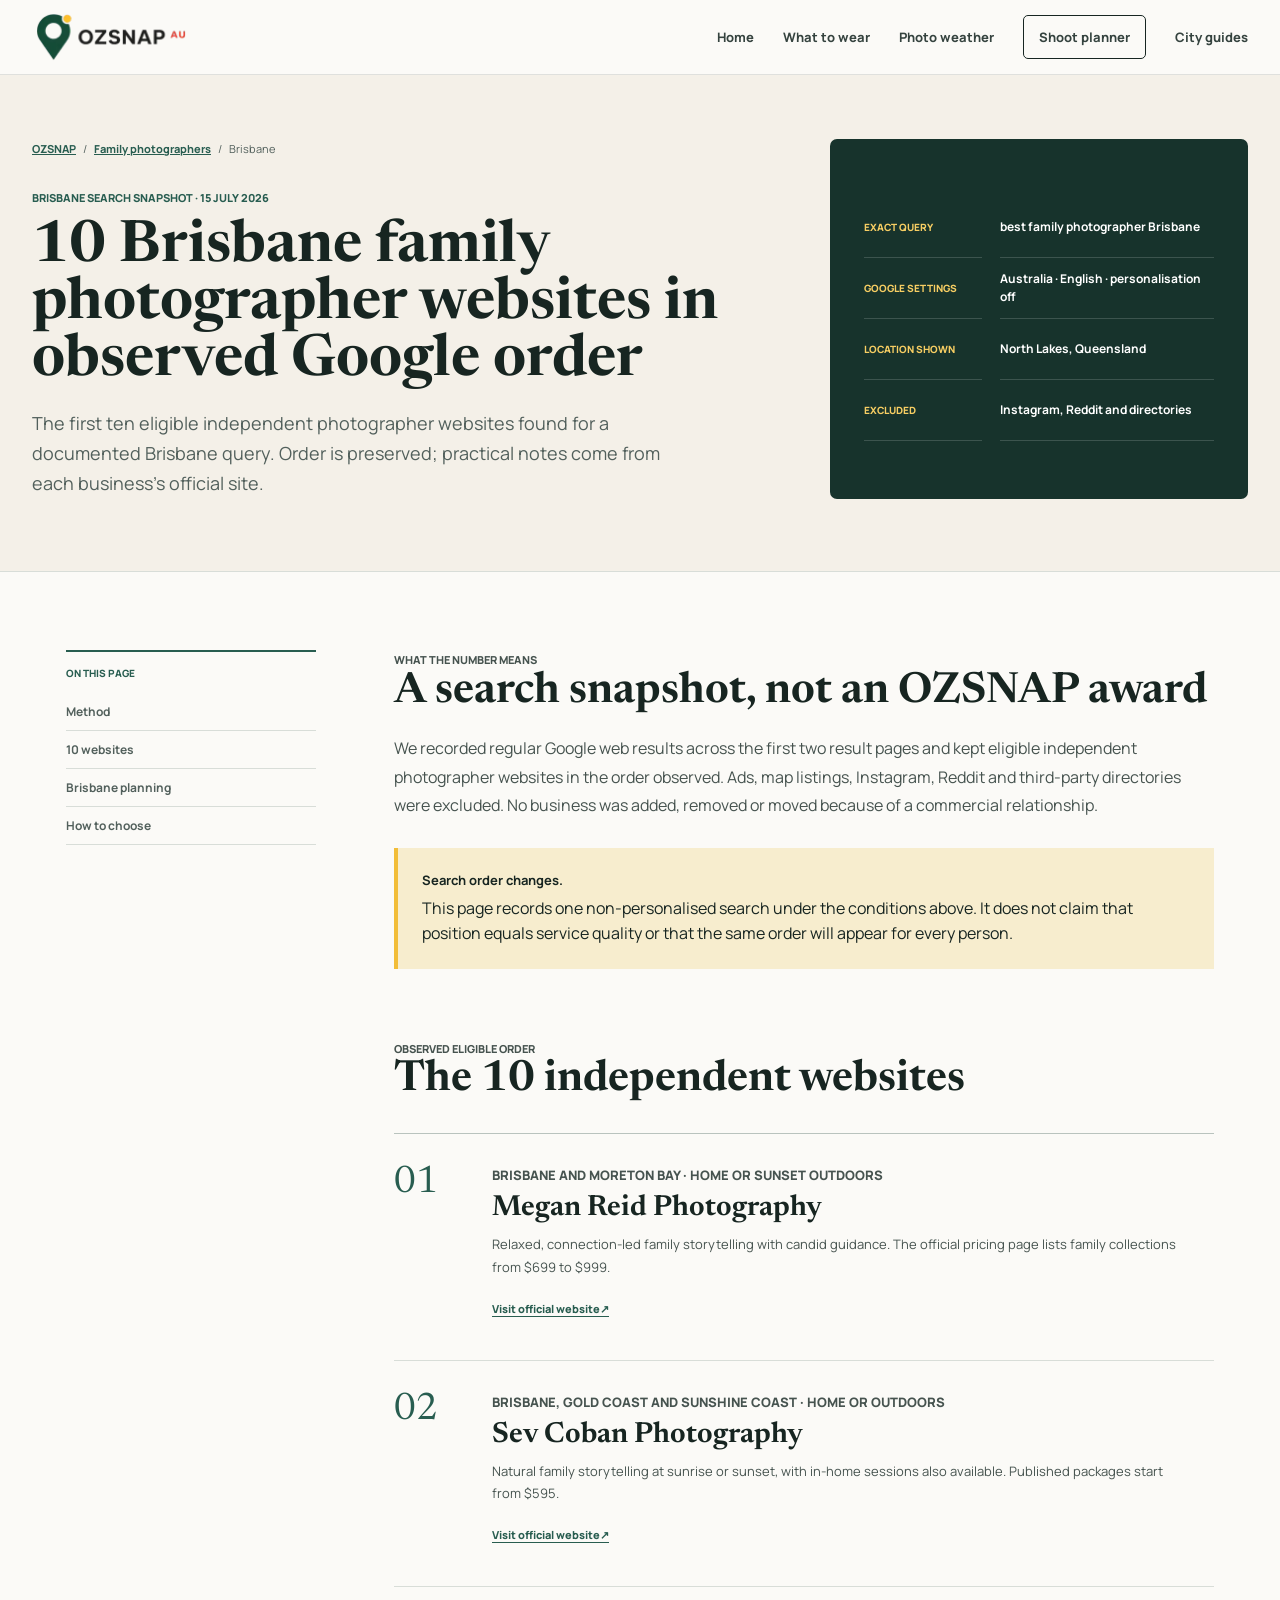
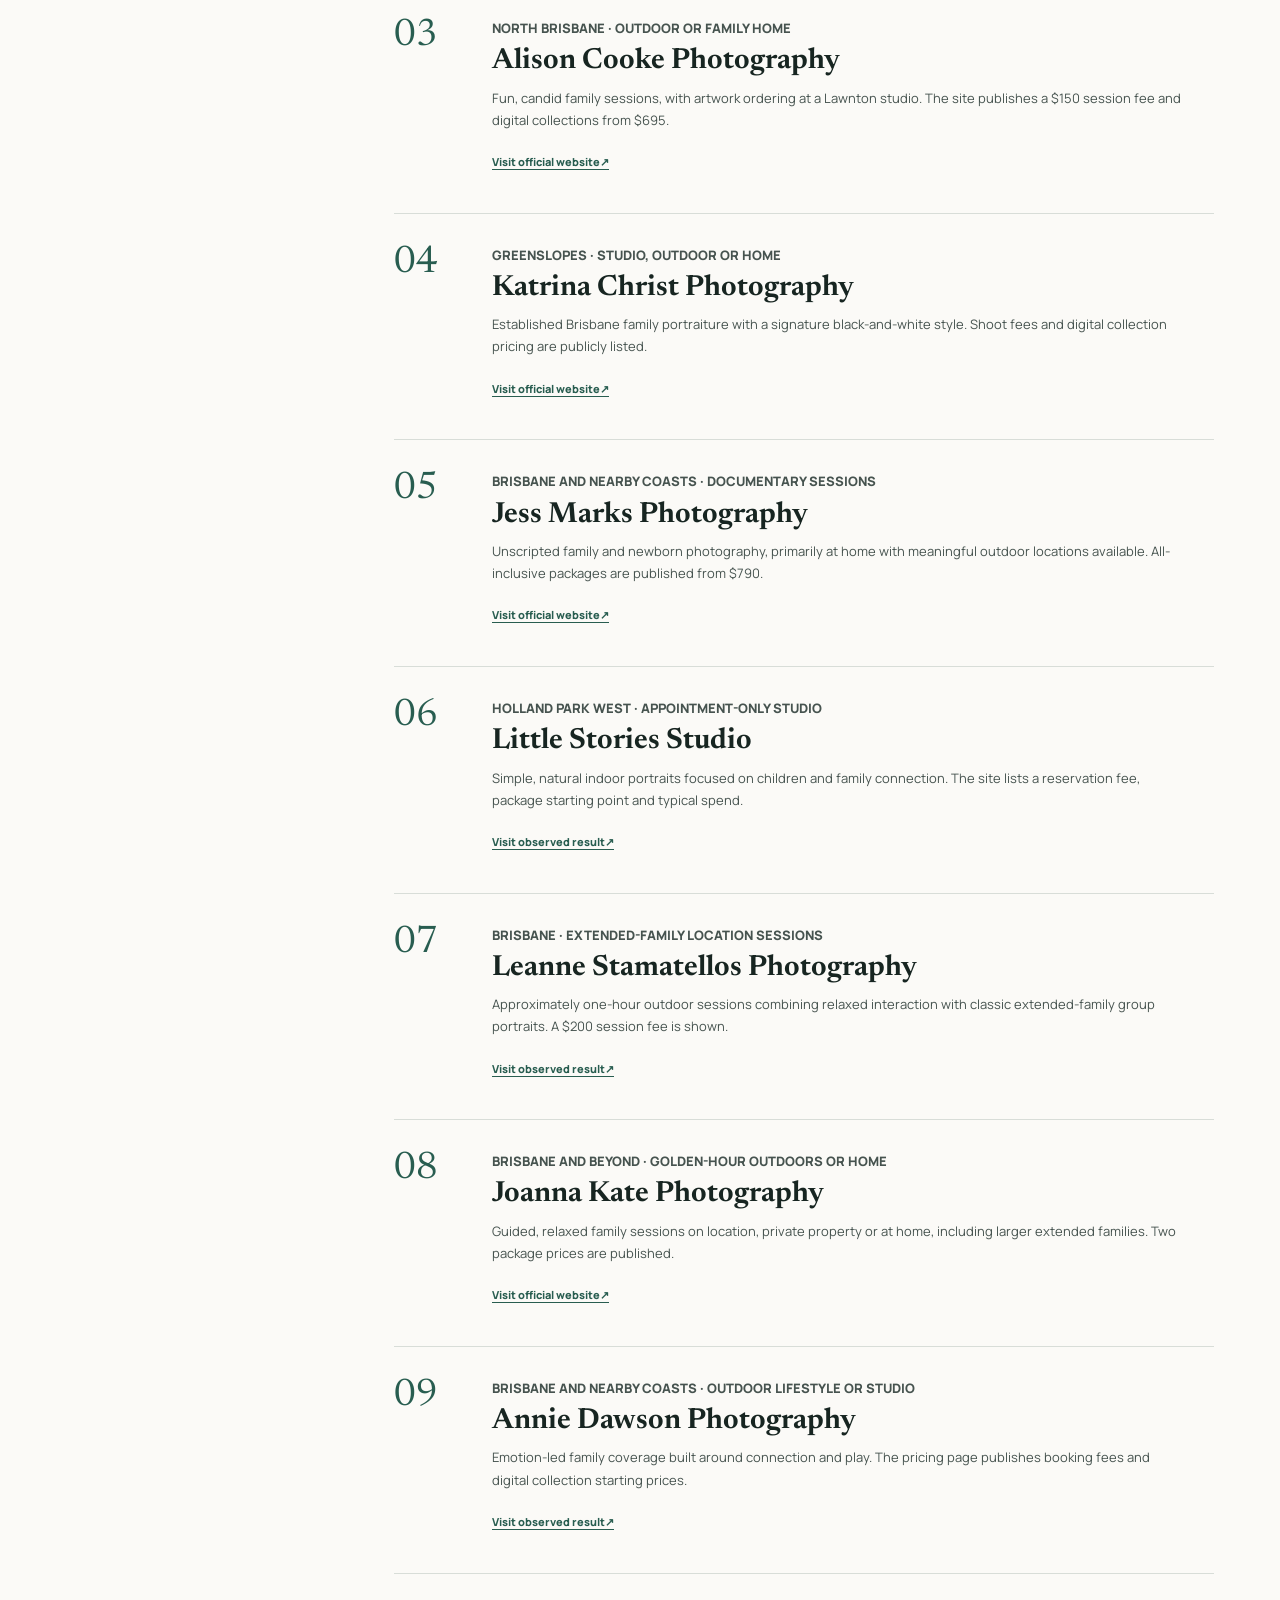
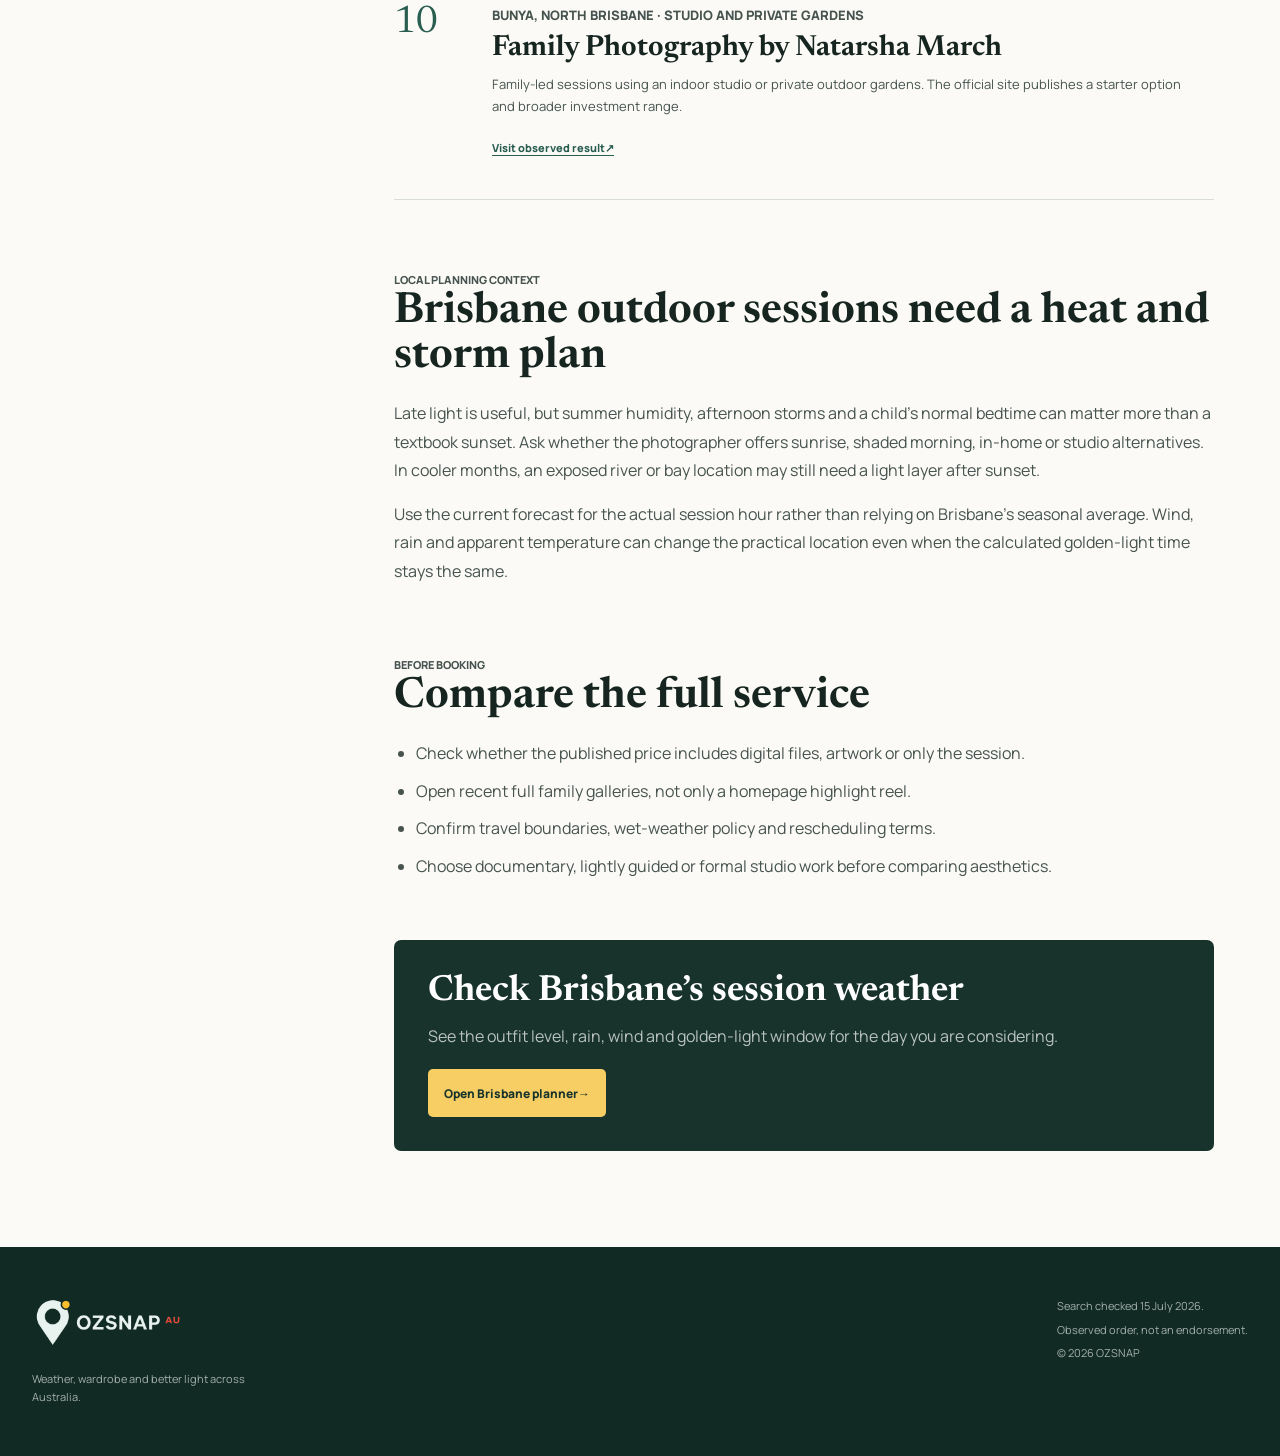
<file: family-photographers/brisbane/index.html>
<!DOCTYPE html>
<html lang="en-AU">
<head>
    <meta charset="UTF-8">
    <meta name="viewport" content="width=device-width, initial-scale=1.0">
    <meta name="description" content="Compare the first 10 eligible independent family photographer websites observed for a non-personalised Google Australia search in Brisbane, with style, setting and published pricing notes.">
    <meta name="robots" content="index, follow, max-image-preview:large">
    <meta name="theme-color" content="#17332c">
    <link rel="canonical" href="https://ozsnap.com/family-photographers/brisbane/">
    <meta property="og:title" content="10 Brisbane Family Photographer Websites in Google Results | OZSNAP">
    <meta property="og:description" content="A transparent Brisbane search snapshot with ten independent photographer websites kept in observed Google result order.">
    <meta property="og:type" content="article">
    <meta property="og:url" content="https://ozsnap.com/family-photographers/brisbane/">
    <meta property="og:image" content="https://ozsnap.com/assets/brand/ozsnap-social-card.jpg">
    <title>10 Brisbane Family Photographer Websites in Google Results | OZSNAP</title>
    <link rel="icon" href="/assets/brand/favicon-48.png" sizes="48x48" type="image/png">
    <link rel="preload" href="/assets/fonts/manrope-latin.woff2" as="font" type="font/woff2" crossorigin>
    <link rel="preload" href="/assets/fonts/newsreader-latin.woff2" as="font" type="font/woff2" crossorigin>
    <link rel="stylesheet" href="/style.min.css?v=20260722-2">
    <script type="application/ld+json">
    {
      "@context": "https://schema.org",
      "@graph": [
        {
          "@type": "Article",
          "headline": "10 Brisbane Family Photographer Websites in Observed Google Results",
          "dateModified": "2026-07-15",
          "inLanguage": "en-AU",
          "mainEntityOfPage": "https://ozsnap.com/family-photographers/brisbane/",
          "publisher": { "@type": "Organization", "name": "OZSNAP", "url": "https://ozsnap.com/" }
        },
        {
          "@type": "BreadcrumbList",
          "itemListElement": [
            { "@type": "ListItem", "position": 1, "name": "OZSNAP", "item": "https://ozsnap.com/" },
            { "@type": "ListItem", "position": 2, "name": "Family photographers", "item": "https://ozsnap.com/family-photographers/" },
            { "@type": "ListItem", "position": 3, "name": "Brisbane", "item": "https://ozsnap.com/family-photographers/brisbane/" }
          ]
        }
      ]
    }
    </script>
</head>
<body>
    <a class="skip-link" href="#guide-content">Skip to guide</a>
    <header class="site-header">
        <div class="header-inner page-shell">
            <a class="brand" href="/" aria-label="OZSNAP home"><img class="brand-logo" src="/assets/brand/ozsnap-logo-320.webp" srcset="/assets/brand/ozsnap-logo-320.webp 320w, /assets/brand/ozsnap-logo.webp 480w" sizes="158px" width="480" height="160" alt="OZSNAP AU"></a>
            <button class="menu-toggle" id="menu-toggle" type="button" aria-label="Open navigation" aria-expanded="false" aria-controls="site-nav"><span></span><span></span><span></span></button>
            <nav class="site-nav" id="site-nav" aria-label="Primary navigation">
                <a href="/">Home</a><a href="/what-to-wear-by-temperature/">What to wear</a><a href="/photography-weather-guide/">Photo weather</a><a href="/golden-hour-calculator/" class="nav-action">Shoot planner</a><a href="/australia-city-guides/">City guides</a>
            </nav>
        </div>
    </header>

    <main class="guide-main" id="guide-content">
        <section class="guide-hero compact-guide-hero">
            <div class="guide-hero-inner page-shell">
                <div>
                    <nav class="guide-breadcrumbs" aria-label="Breadcrumb"><a href="/">OZSNAP</a><span>/</span><a href="/family-photographers/">Family photographers</a><span>/</span><span>Brisbane</span></nav>
                    <p class="section-label">Brisbane search snapshot · 15 July 2026</p>
                    <h1>10 Brisbane family photographer websites in observed Google order</h1>
                    <p class="guide-lede">The first ten eligible independent photographer websites found for a documented Brisbane query. Order is preserved; practical notes come from each business’s official site.</p>
                </div>
                <div class="search-summary" role="group" aria-label="Search conditions">
                    <span>Exact query</span><strong>best family photographer Brisbane</strong>
                    <span>Google settings</span><strong>Australia · English · personalisation off</strong>
                    <span>Location shown</span><strong>North Lakes, Queensland</strong>
                    <span>Excluded</span><strong>Instagram, Reddit and directories</strong>
                </div>
            </div>
        </section>

        <div class="guide-content page-shell">
            <nav class="guide-toc" aria-label="On this page"><p>On this page</p><a href="#method">Method</a><a href="#results">10 websites</a><a href="#brisbane-light">Brisbane planning</a><a href="#choose">How to choose</a></nav>
            <article class="guide-article">
                <section id="method">
                    <p class="section-label">What the number means</p>
                    <h2>A search snapshot, not an OZSNAP award</h2>
                    <p>We recorded regular Google web results across the first two result pages and kept eligible independent photographer websites in the order observed. Ads, map listings, Instagram, Reddit and third-party directories were excluded. No business was added, removed or moved because of a commercial relationship.</p>
                    <div class="guide-note"><strong>Search order changes.</strong>This page records one non-personalised search under the conditions above. It does not claim that position equals service quality or that the same order will appear for every person.</div>
                </section>

                <section id="results">
                    <p class="section-label">Observed eligible order</p>
                    <h2>The 10 independent websites</h2>
                    <div class="search-ranking">
                        <article><span class="search-rank">01</span><div><p class="result-region">Brisbane and Moreton Bay · home or sunset outdoors</p><h3>Megan Reid Photography</h3><p>Relaxed, connection-led family storytelling with candid guidance. The official pricing page lists family collections from $699 to $999.</p><a href="https://meganreidphotography.com/" target="_blank" rel="noopener noreferrer">Visit official website <span aria-hidden="true">↗</span></a></div></article>
                        <article><span class="search-rank">02</span><div><p class="result-region">Brisbane, Gold Coast and Sunshine Coast · home or outdoors</p><h3>Sev Coban Photography</h3><p>Natural family storytelling at sunrise or sunset, with in-home sessions also available. Published packages start from $595.</p><a href="https://www.sevcobanphotography.com.au/family" target="_blank" rel="noopener noreferrer">Visit official website <span aria-hidden="true">↗</span></a></div></article>
                        <article><span class="search-rank">03</span><div><p class="result-region">North Brisbane · outdoor or family home</p><h3>Alison Cooke Photography</h3><p>Fun, candid family sessions, with artwork ordering at a Lawnton studio. The site publishes a $150 session fee and digital collections from $695.</p><a href="https://alisoncookephotography.com/brisbane-family-photography/" target="_blank" rel="noopener noreferrer">Visit official website <span aria-hidden="true">↗</span></a></div></article>
                        <article><span class="search-rank">04</span><div><p class="result-region">Greenslopes · studio, outdoor or home</p><h3>Katrina Christ Photography</h3><p>Established Brisbane family portraiture with a signature black-and-white style. Shoot fees and digital collection pricing are publicly listed.</p><a href="https://katrinachrist.com.au/" target="_blank" rel="noopener noreferrer">Visit official website <span aria-hidden="true">↗</span></a></div></article>
                        <article><span class="search-rank">05</span><div><p class="result-region">Brisbane and nearby coasts · documentary sessions</p><h3>Jess Marks Photography</h3><p>Unscripted family and newborn photography, primarily at home with meaningful outdoor locations available. All-inclusive packages are published from $790.</p><a href="https://www.jessmarksphotography.com.au/" target="_blank" rel="noopener noreferrer">Visit official website <span aria-hidden="true">↗</span></a></div></article>
                        <article><span class="search-rank">06</span><div><p class="result-region">Holland Park West · appointment-only studio</p><h3>Little Stories Studio</h3><p>Simple, natural indoor portraits focused on children and family connection. The site lists a reservation fee, package starting point and typical spend.</p><a href="https://www.littlestoriesstudio.com.au/brisbane-family-photographer-four-kids-in-the-studio/" target="_blank" rel="noopener noreferrer">Visit observed result <span aria-hidden="true">↗</span></a></div></article>
                        <article><span class="search-rank">07</span><div><p class="result-region">Brisbane · extended-family location sessions</p><h3>Leanne Stamatellos Photography</h3><p>Approximately one-hour outdoor sessions combining relaxed interaction with classic extended-family group portraits. A $200 session fee is shown.</p><a href="https://leannestamatellos.com.au/brisbane-extended-family-photoshoot/" target="_blank" rel="noopener noreferrer">Visit observed result <span aria-hidden="true">↗</span></a></div></article>
                        <article><span class="search-rank">08</span><div><p class="result-region">Brisbane and beyond · golden-hour outdoors or home</p><h3>Joanna Kate Photography</h3><p>Guided, relaxed family sessions on location, private property or at home, including larger extended families. Two package prices are published.</p><a href="https://www.joannakate.com.au/" target="_blank" rel="noopener noreferrer">Visit official website <span aria-hidden="true">↗</span></a></div></article>
                        <article><span class="search-rank">09</span><div><p class="result-region">Brisbane and nearby coasts · outdoor lifestyle or studio</p><h3>Annie Dawson Photography</h3><p>Emotion-led family coverage built around connection and play. The pricing page publishes booking fees and digital collection starting prices.</p><a href="https://anniedawson.com.au/gallery/family-photographer-brisbane/" target="_blank" rel="noopener noreferrer">Visit observed result <span aria-hidden="true">↗</span></a></div></article>
                        <article><span class="search-rank">10</span><div><p class="result-region">Bunya, north Brisbane · studio and private gardens</p><h3>Family Photography by Natarsha March</h3><p>Family-led sessions using an indoor studio or private outdoor gardens. The official site publishes a starter option and broader investment range.</p><a href="https://www.brisbanenewbornphotography.com.au/single-post/how-to-choose-a-family-photographer-in-brisbane-who-just-gets-you" target="_blank" rel="noopener noreferrer">Visit observed result <span aria-hidden="true">↗</span></a></div></article>
                    </div>
                </section>

                <section id="brisbane-light">
                    <p class="section-label">Local planning context</p><h2>Brisbane outdoor sessions need a heat and storm plan</h2>
                    <p>Late light is useful, but summer humidity, afternoon storms and a child’s normal bedtime can matter more than a textbook sunset. Ask whether the photographer offers sunrise, shaded morning, in-home or studio alternatives. In cooler months, an exposed river or bay location may still need a light layer after sunset.</p>
                    <p>Use the current forecast for the actual session hour rather than relying on Brisbane’s seasonal average. Wind, rain and apparent temperature can change the practical location even when the calculated golden-light time stays the same.</p>
                </section>

                <section id="choose">
                    <p class="section-label">Before booking</p><h2>Compare the full service</h2>
                    <ul><li>Check whether the published price includes digital files, artwork or only the session.</li><li>Open recent full family galleries, not only a homepage highlight reel.</li><li>Confirm travel boundaries, wet-weather policy and rescheduling terms.</li><li>Choose documentary, lightly guided or formal studio work before comparing aesthetics.</li></ul>
                    <div class="guide-cta"><h2>Check Brisbane’s session weather</h2><p>See the outfit level, rain, wind and golden-light window for the day you are considering.</p><a href="/?city=brisbane#today">Open Brisbane planner <span aria-hidden="true">→</span></a></div>
                </section>
            </article>
        </div>
    </main>
    <footer class="site-footer"><div class="footer-inner page-shell"><div class="footer-brand"><a class="brand footer-logo" href="/" aria-label="OZSNAP home"><img class="brand-logo" src="/assets/brand/ozsnap-logo-light.webp" width="480" height="160" alt="OZSNAP AU"></a><p>Weather, wardrobe and better light across Australia.</p></div><div class="footer-meta"><p>Search checked 15 July 2026.</p><p>Observed order, not an endorsement.</p><p>&copy; 2026 OZSNAP</p></div></div></footer>
    <script>(()=>{const b=document.getElementById("menu-toggle"),n=document.getElementById("site-nav"),c=()=>{b.setAttribute("aria-expanded","false");b.setAttribute("aria-label","Open navigation");n.classList.remove("open");document.body.classList.remove("nav-open")};b.addEventListener("click",()=>{const o=b.getAttribute("aria-expanded")!=="true";b.setAttribute("aria-expanded",String(o));b.setAttribute("aria-label",o?"Close navigation":"Open navigation");n.classList.toggle("open",o);document.body.classList.toggle("nav-open",o)});n.addEventListener("click",e=>{if(e.target.closest("a"))c()});window.addEventListener("resize",()=>{if(innerWidth>920)c()});document.addEventListener("keydown",e=>{if(e.key==="Escape"&&n.classList.contains("open")){c();b.focus()}})})();</script>
</body>
</html>
</file>
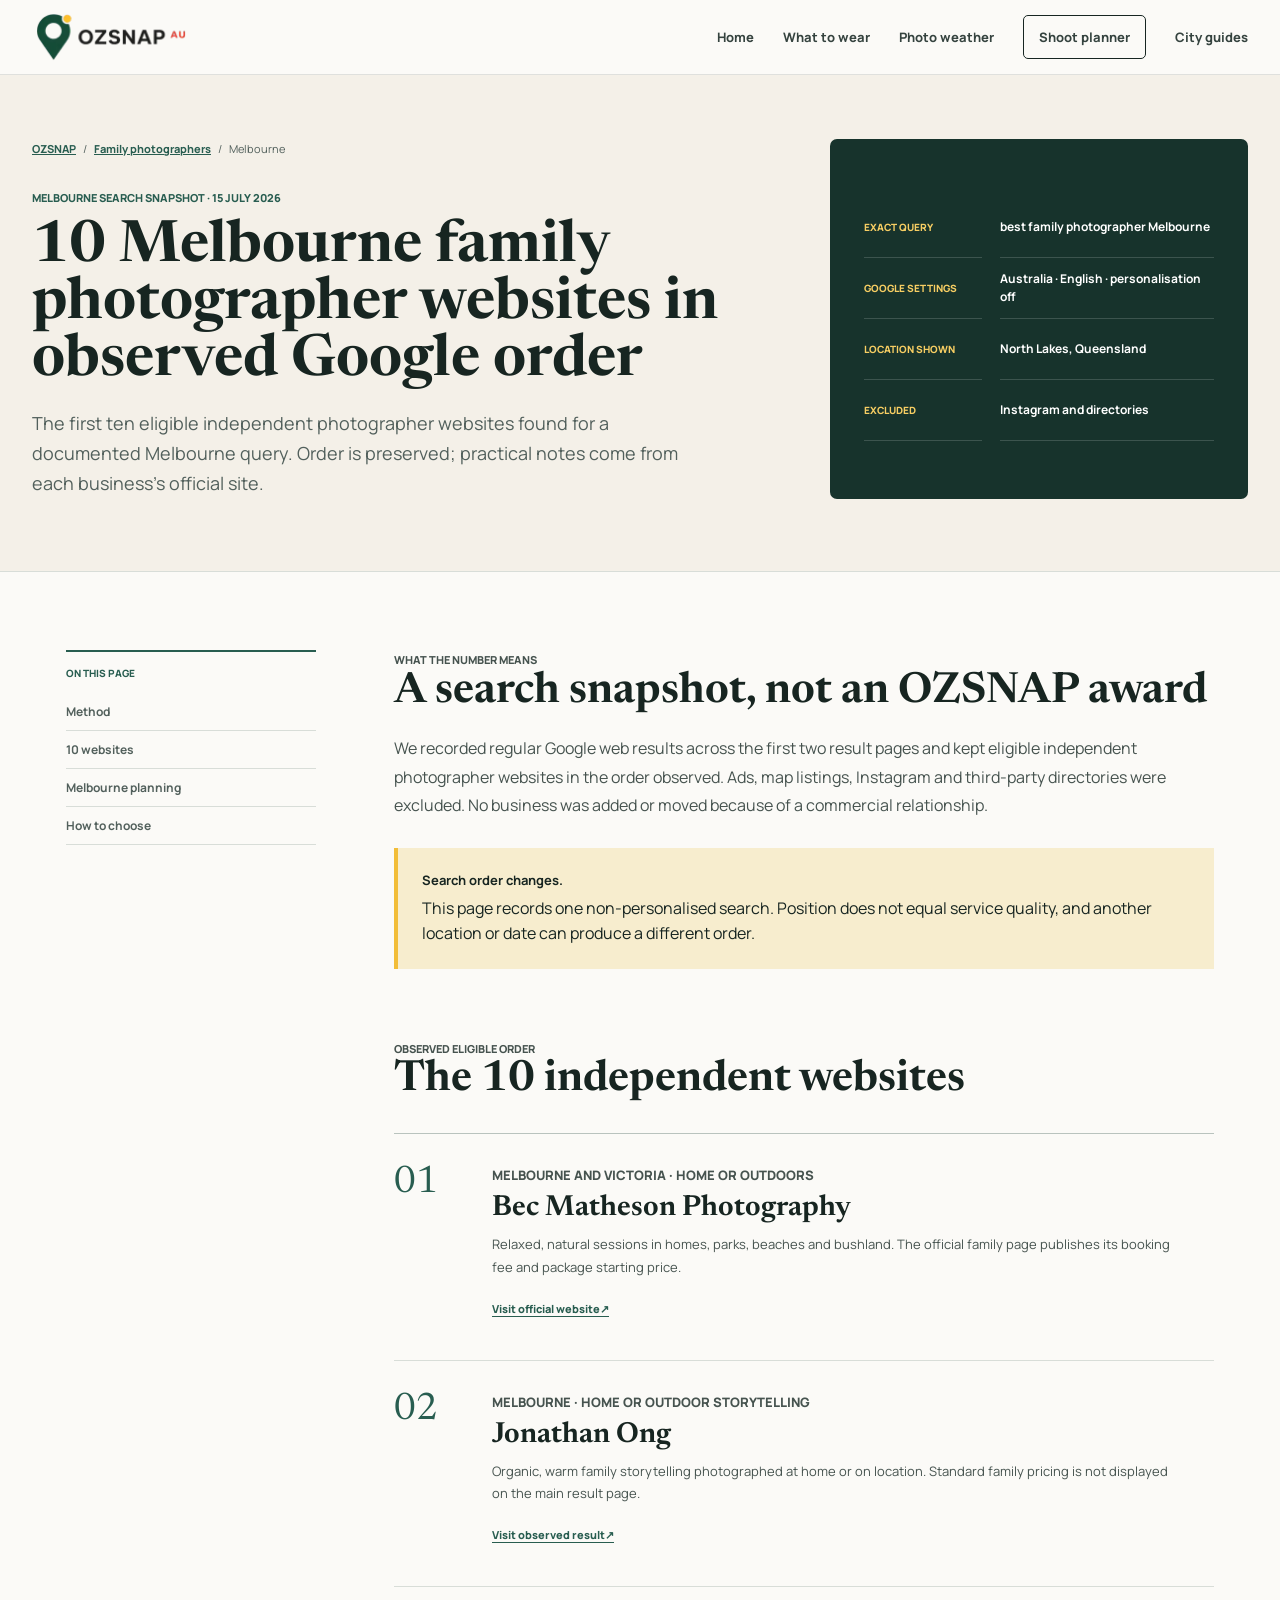
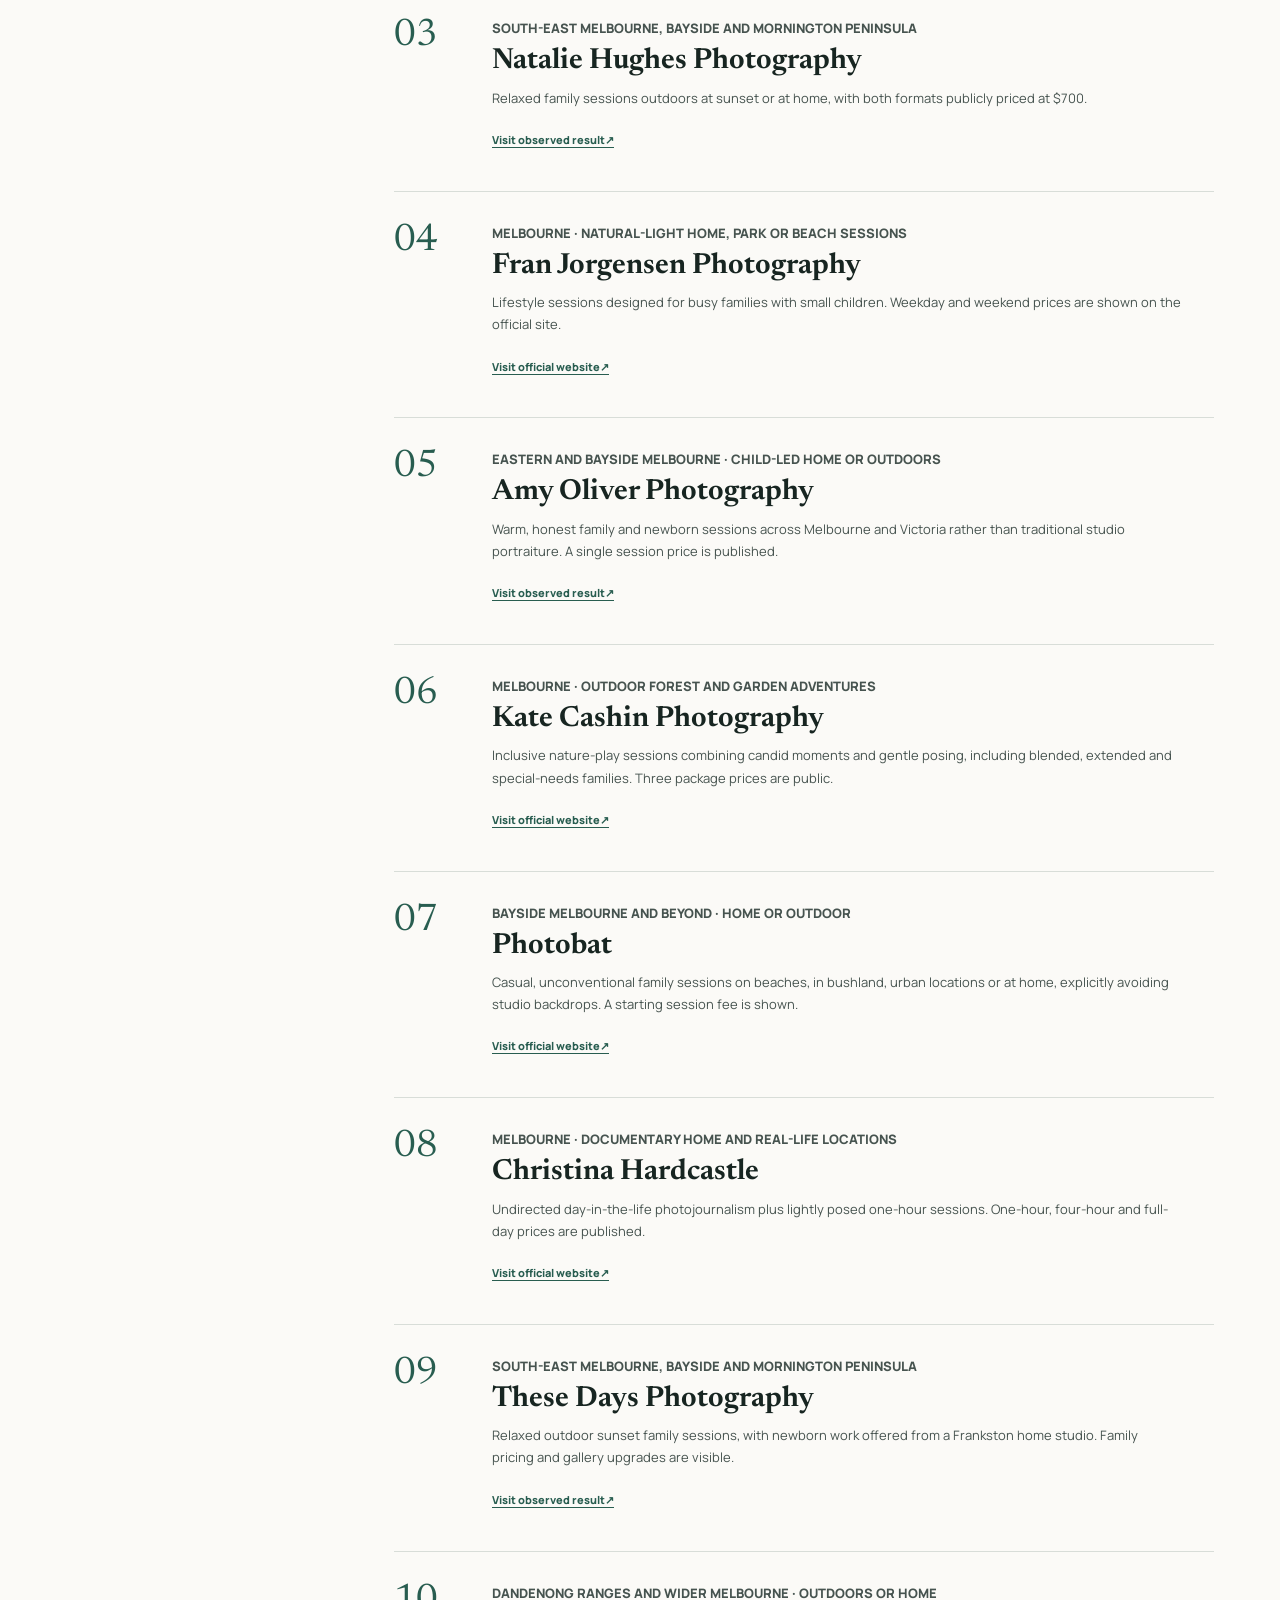
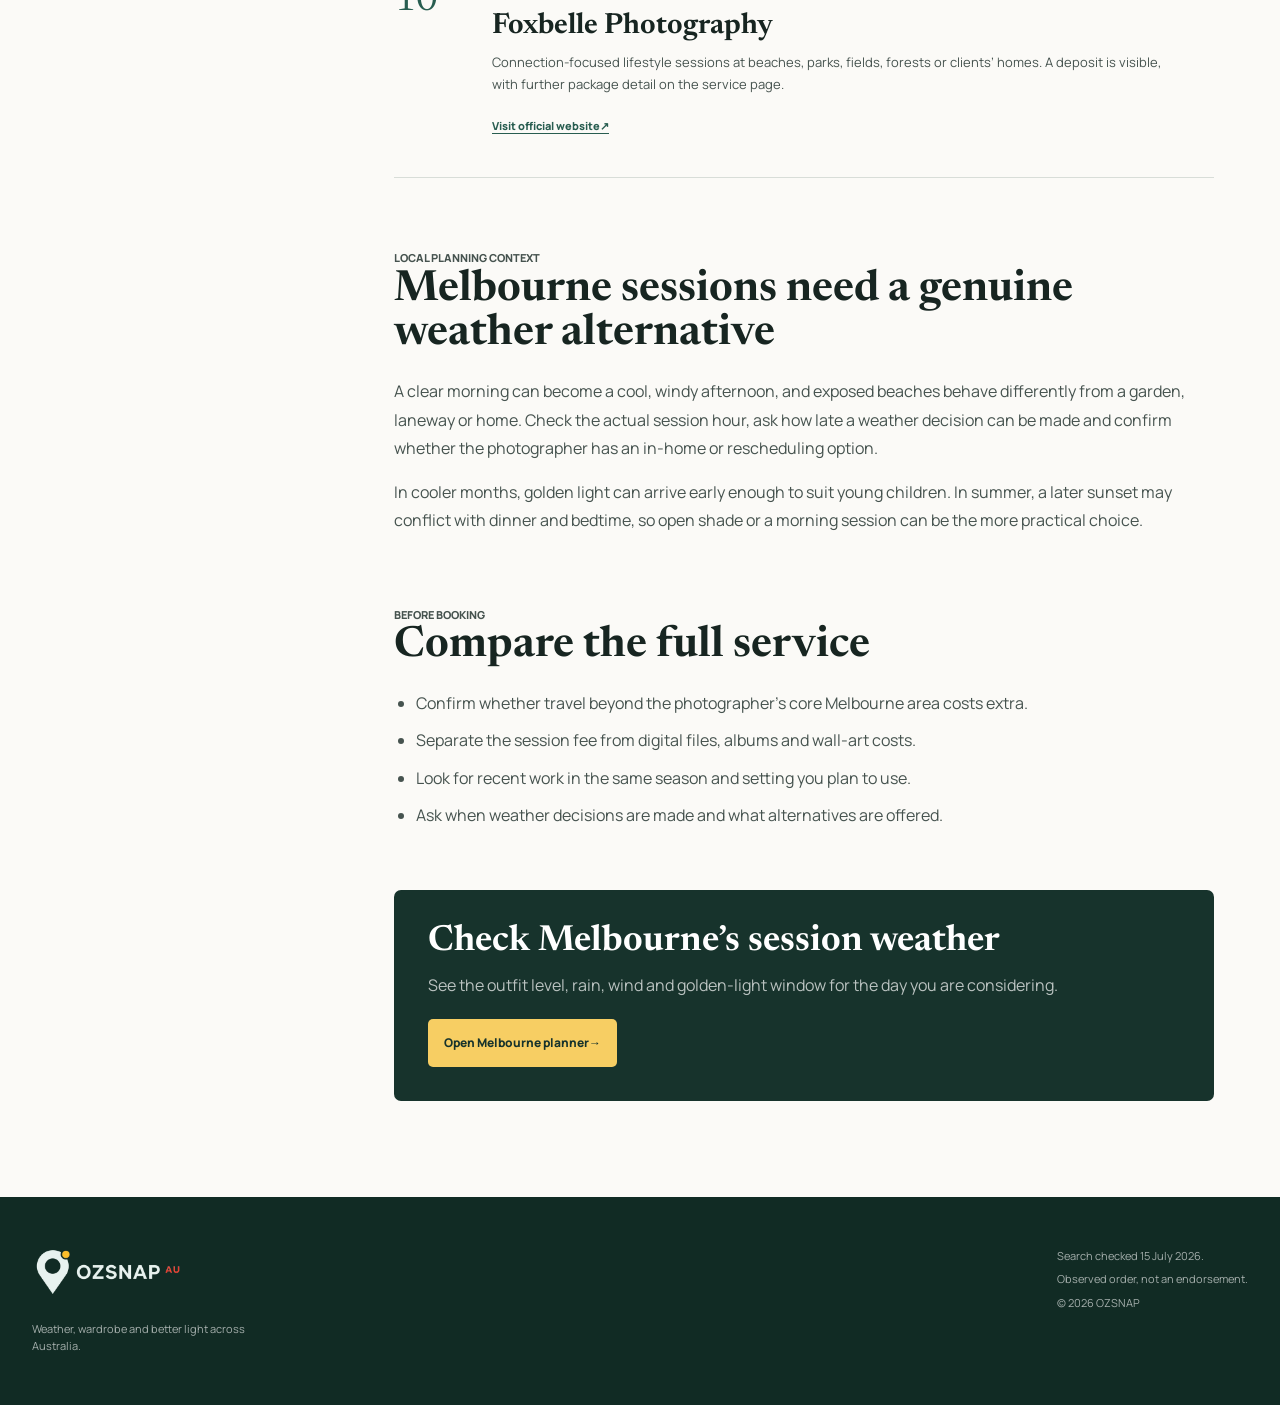
<file: family-photographers/melbourne/index.html>
<!DOCTYPE html>
<html lang="en-AU">
<head>
    <meta charset="UTF-8"><meta name="viewport" content="width=device-width, initial-scale=1.0"><meta name="description" content="Compare the first 10 eligible independent family photographer websites observed for a non-personalised Google Australia search in Melbourne, with style, setting and published pricing notes."><meta name="robots" content="index, follow, max-image-preview:large"><meta name="theme-color" content="#17332c">
    <link rel="canonical" href="https://ozsnap.com/family-photographers/melbourne/"><meta property="og:title" content="10 Melbourne Family Photographer Websites in Google Results | OZSNAP"><meta property="og:description" content="A transparent Melbourne search snapshot with ten independent photographer websites kept in observed Google result order."><meta property="og:type" content="article"><meta property="og:url" content="https://ozsnap.com/family-photographers/melbourne/"><meta property="og:image" content="https://ozsnap.com/assets/brand/ozsnap-social-card.jpg">
    <title>10 Melbourne Family Photographer Websites in Google Results | OZSNAP</title><link rel="icon" href="/assets/brand/favicon-48.png" sizes="48x48" type="image/png"><link rel="preload" href="/assets/fonts/manrope-latin.woff2" as="font" type="font/woff2" crossorigin><link rel="preload" href="/assets/fonts/newsreader-latin.woff2" as="font" type="font/woff2" crossorigin><link rel="stylesheet" href="/style.min.css?v=20260722-2">
    <script type="application/ld+json">{"@context":"https://schema.org","@graph":[{"@type":"Article","headline":"10 Melbourne Family Photographer Websites in Observed Google Results","dateModified":"2026-07-15","inLanguage":"en-AU","mainEntityOfPage":"https://ozsnap.com/family-photographers/melbourne/","publisher":{"@type":"Organization","name":"OZSNAP","url":"https://ozsnap.com/"}},{"@type":"BreadcrumbList","itemListElement":[{"@type":"ListItem","position":1,"name":"OZSNAP","item":"https://ozsnap.com/"},{"@type":"ListItem","position":2,"name":"Family photographers","item":"https://ozsnap.com/family-photographers/"},{"@type":"ListItem","position":3,"name":"Melbourne","item":"https://ozsnap.com/family-photographers/melbourne/"}]}]}</script>
</head>
<body>
    <a class="skip-link" href="#guide-content">Skip to guide</a>
    <header class="site-header"><div class="header-inner page-shell"><a class="brand" href="/" aria-label="OZSNAP home"><img class="brand-logo" src="/assets/brand/ozsnap-logo-320.webp" srcset="/assets/brand/ozsnap-logo-320.webp 320w, /assets/brand/ozsnap-logo.webp 480w" sizes="158px" width="480" height="160" alt="OZSNAP AU"></a><button class="menu-toggle" id="menu-toggle" type="button" aria-label="Open navigation" aria-expanded="false" aria-controls="site-nav"><span></span><span></span><span></span></button><nav class="site-nav" id="site-nav" aria-label="Primary navigation"><a href="/">Home</a><a href="/what-to-wear-by-temperature/">What to wear</a><a href="/photography-weather-guide/">Photo weather</a><a href="/golden-hour-calculator/" class="nav-action">Shoot planner</a><a href="/australia-city-guides/">City guides</a></nav></div></header>
    <main class="guide-main" id="guide-content">
        <section class="guide-hero compact-guide-hero"><div class="guide-hero-inner page-shell"><div><nav class="guide-breadcrumbs" aria-label="Breadcrumb"><a href="/">OZSNAP</a><span>/</span><a href="/family-photographers/">Family photographers</a><span>/</span><span>Melbourne</span></nav><p class="section-label">Melbourne search snapshot · 15 July 2026</p><h1>10 Melbourne family photographer websites in observed Google order</h1><p class="guide-lede">The first ten eligible independent photographer websites found for a documented Melbourne query. Order is preserved; practical notes come from each business’s official site.</p></div><div class="search-summary" role="group" aria-label="Search conditions"><span>Exact query</span><strong>best family photographer Melbourne</strong><span>Google settings</span><strong>Australia · English · personalisation off</strong><span>Location shown</span><strong>North Lakes, Queensland</strong><span>Excluded</span><strong>Instagram and directories</strong></div></div></section>
        <div class="guide-content page-shell">
            <nav class="guide-toc" aria-label="On this page"><p>On this page</p><a href="#method">Method</a><a href="#results">10 websites</a><a href="#melbourne-light">Melbourne planning</a><a href="#choose">How to choose</a></nav>
            <article class="guide-article">
                <section id="method"><p class="section-label">What the number means</p><h2>A search snapshot, not an OZSNAP award</h2><p>We recorded regular Google web results across the first two result pages and kept eligible independent photographer websites in the order observed. Ads, map listings, Instagram and third-party directories were excluded. No business was added or moved because of a commercial relationship.</p><div class="guide-note"><strong>Search order changes.</strong>This page records one non-personalised search. Position does not equal service quality, and another location or date can produce a different order.</div></section>
                <section id="results"><p class="section-label">Observed eligible order</p><h2>The 10 independent websites</h2><div class="search-ranking">
                    <article><span class="search-rank">01</span><div><p class="result-region">Melbourne and Victoria · home or outdoors</p><h3>Bec Matheson Photography</h3><p>Relaxed, natural sessions in homes, parks, beaches and bushland. The official family page publishes its booking fee and package starting price.</p><a href="https://www.becmatheson.com/" target="_blank" rel="noopener noreferrer">Visit official website <span aria-hidden="true">↗</span></a></div></article>
                    <article><span class="search-rank">02</span><div><p class="result-region">Melbourne · home or outdoor storytelling</p><h3>Jonathan Ong</h3><p>Organic, warm family storytelling photographed at home or on location. Standard family pricing is not displayed on the main result page.</p><a href="https://www.jonathanong.com/melbourne-family-photographer" target="_blank" rel="noopener noreferrer">Visit observed result <span aria-hidden="true">↗</span></a></div></article>
                    <article><span class="search-rank">03</span><div><p class="result-region">South-east Melbourne, Bayside and Mornington Peninsula</p><h3>Natalie Hughes Photography</h3><p>Relaxed family sessions outdoors at sunset or at home, with both formats publicly priced at $700.</p><a href="https://nataliehughesphotography.com.au/family-photography" target="_blank" rel="noopener noreferrer">Visit observed result <span aria-hidden="true">↗</span></a></div></article>
                    <article><span class="search-rank">04</span><div><p class="result-region">Melbourne · natural-light home, park or beach sessions</p><h3>Fran Jorgensen Photography</h3><p>Lifestyle sessions designed for busy families with small children. Weekday and weekend prices are shown on the official site.</p><a href="https://www.franjorgensen.com/" target="_blank" rel="noopener noreferrer">Visit official website <span aria-hidden="true">↗</span></a></div></article>
                    <article><span class="search-rank">05</span><div><p class="result-region">Eastern and bayside Melbourne · child-led home or outdoors</p><h3>Amy Oliver Photography</h3><p>Warm, honest family and newborn sessions across Melbourne and Victoria rather than traditional studio portraiture. A single session price is published.</p><a href="https://amyoliver.com.au/about-amy-oliver-melbourne-newborn-and-family-photography" target="_blank" rel="noopener noreferrer">Visit observed result <span aria-hidden="true">↗</span></a></div></article>
                    <article><span class="search-rank">06</span><div><p class="result-region">Melbourne · outdoor forest and garden adventures</p><h3>Kate Cashin Photography</h3><p>Inclusive nature-play sessions combining candid moments and gentle posing, including blended, extended and special-needs families. Three package prices are public.</p><a href="https://katecashinphotography.com.au/" target="_blank" rel="noopener noreferrer">Visit official website <span aria-hidden="true">↗</span></a></div></article>
                    <article><span class="search-rank">07</span><div><p class="result-region">Bayside Melbourne and beyond · home or outdoor</p><h3>Photobat</h3><p>Casual, unconventional family sessions on beaches, in bushland, urban locations or at home, explicitly avoiding studio backdrops. A starting session fee is shown.</p><a href="https://photobat.net/" target="_blank" rel="noopener noreferrer">Visit official website <span aria-hidden="true">↗</span></a></div></article>
                    <article><span class="search-rank">08</span><div><p class="result-region">Melbourne · documentary home and real-life locations</p><h3>Christina Hardcastle</h3><p>Undirected day-in-the-life photojournalism plus lightly posed one-hour sessions. One-hour, four-hour and full-day prices are published.</p><a href="https://christinahardcastle.com/" target="_blank" rel="noopener noreferrer">Visit official website <span aria-hidden="true">↗</span></a></div></article>
                    <article><span class="search-rank">09</span><div><p class="result-region">South-east Melbourne, Bayside and Mornington Peninsula</p><h3>These Days Photography</h3><p>Relaxed outdoor sunset family sessions, with newborn work offered from a Frankston home studio. Family pricing and gallery upgrades are visible.</p><a href="https://thesedaysphotography.com.au/blog" target="_blank" rel="noopener noreferrer">Visit observed result <span aria-hidden="true">↗</span></a></div></article>
                    <article><span class="search-rank">10</span><div><p class="result-region">Dandenong Ranges and wider Melbourne · outdoors or home</p><h3>Foxbelle Photography</h3><p>Connection-focused lifestyle sessions at beaches, parks, fields, forests or clients’ homes. A deposit is visible, with further package detail on the service page.</p><a href="https://foxbellephotography.com.au/" target="_blank" rel="noopener noreferrer">Visit official website <span aria-hidden="true">↗</span></a></div></article>
                </div></section>
                <section id="melbourne-light"><p class="section-label">Local planning context</p><h2>Melbourne sessions need a genuine weather alternative</h2><p>A clear morning can become a cool, windy afternoon, and exposed beaches behave differently from a garden, laneway or home. Check the actual session hour, ask how late a weather decision can be made and confirm whether the photographer has an in-home or rescheduling option.</p><p>In cooler months, golden light can arrive early enough to suit young children. In summer, a later sunset may conflict with dinner and bedtime, so open shade or a morning session can be the more practical choice.</p></section>
                <section id="choose"><p class="section-label">Before booking</p><h2>Compare the full service</h2><ul><li>Confirm whether travel beyond the photographer’s core Melbourne area costs extra.</li><li>Separate the session fee from digital files, albums and wall-art costs.</li><li>Look for recent work in the same season and setting you plan to use.</li><li>Ask when weather decisions are made and what alternatives are offered.</li></ul><div class="guide-cta"><h2>Check Melbourne’s session weather</h2><p>See the outfit level, rain, wind and golden-light window for the day you are considering.</p><a href="/?city=melbourne#today">Open Melbourne planner <span aria-hidden="true">→</span></a></div></section>
            </article>
        </div>
    </main>
    <footer class="site-footer"><div class="footer-inner page-shell"><div class="footer-brand"><a class="brand footer-logo" href="/" aria-label="OZSNAP home"><img class="brand-logo" src="/assets/brand/ozsnap-logo-light.webp" width="480" height="160" alt="OZSNAP AU"></a><p>Weather, wardrobe and better light across Australia.</p></div><div class="footer-meta"><p>Search checked 15 July 2026.</p><p>Observed order, not an endorsement.</p><p>&copy; 2026 OZSNAP</p></div></div></footer>
    <script>(()=>{const b=document.getElementById("menu-toggle"),n=document.getElementById("site-nav"),c=()=>{b.setAttribute("aria-expanded","false");b.setAttribute("aria-label","Open navigation");n.classList.remove("open");document.body.classList.remove("nav-open")};b.addEventListener("click",()=>{const o=b.getAttribute("aria-expanded")!=="true";b.setAttribute("aria-expanded",String(o));b.setAttribute("aria-label",o?"Close navigation":"Open navigation");n.classList.toggle("open",o);document.body.classList.toggle("nav-open",o)});n.addEventListener("click",e=>{if(e.target.closest("a"))c()});window.addEventListener("resize",()=>{if(innerWidth>920)c()});document.addEventListener("keydown",e=>{if(e.key==="Escape"&&n.classList.contains("open")){c();b.focus()}})})();</script>
</body></html>
</file>
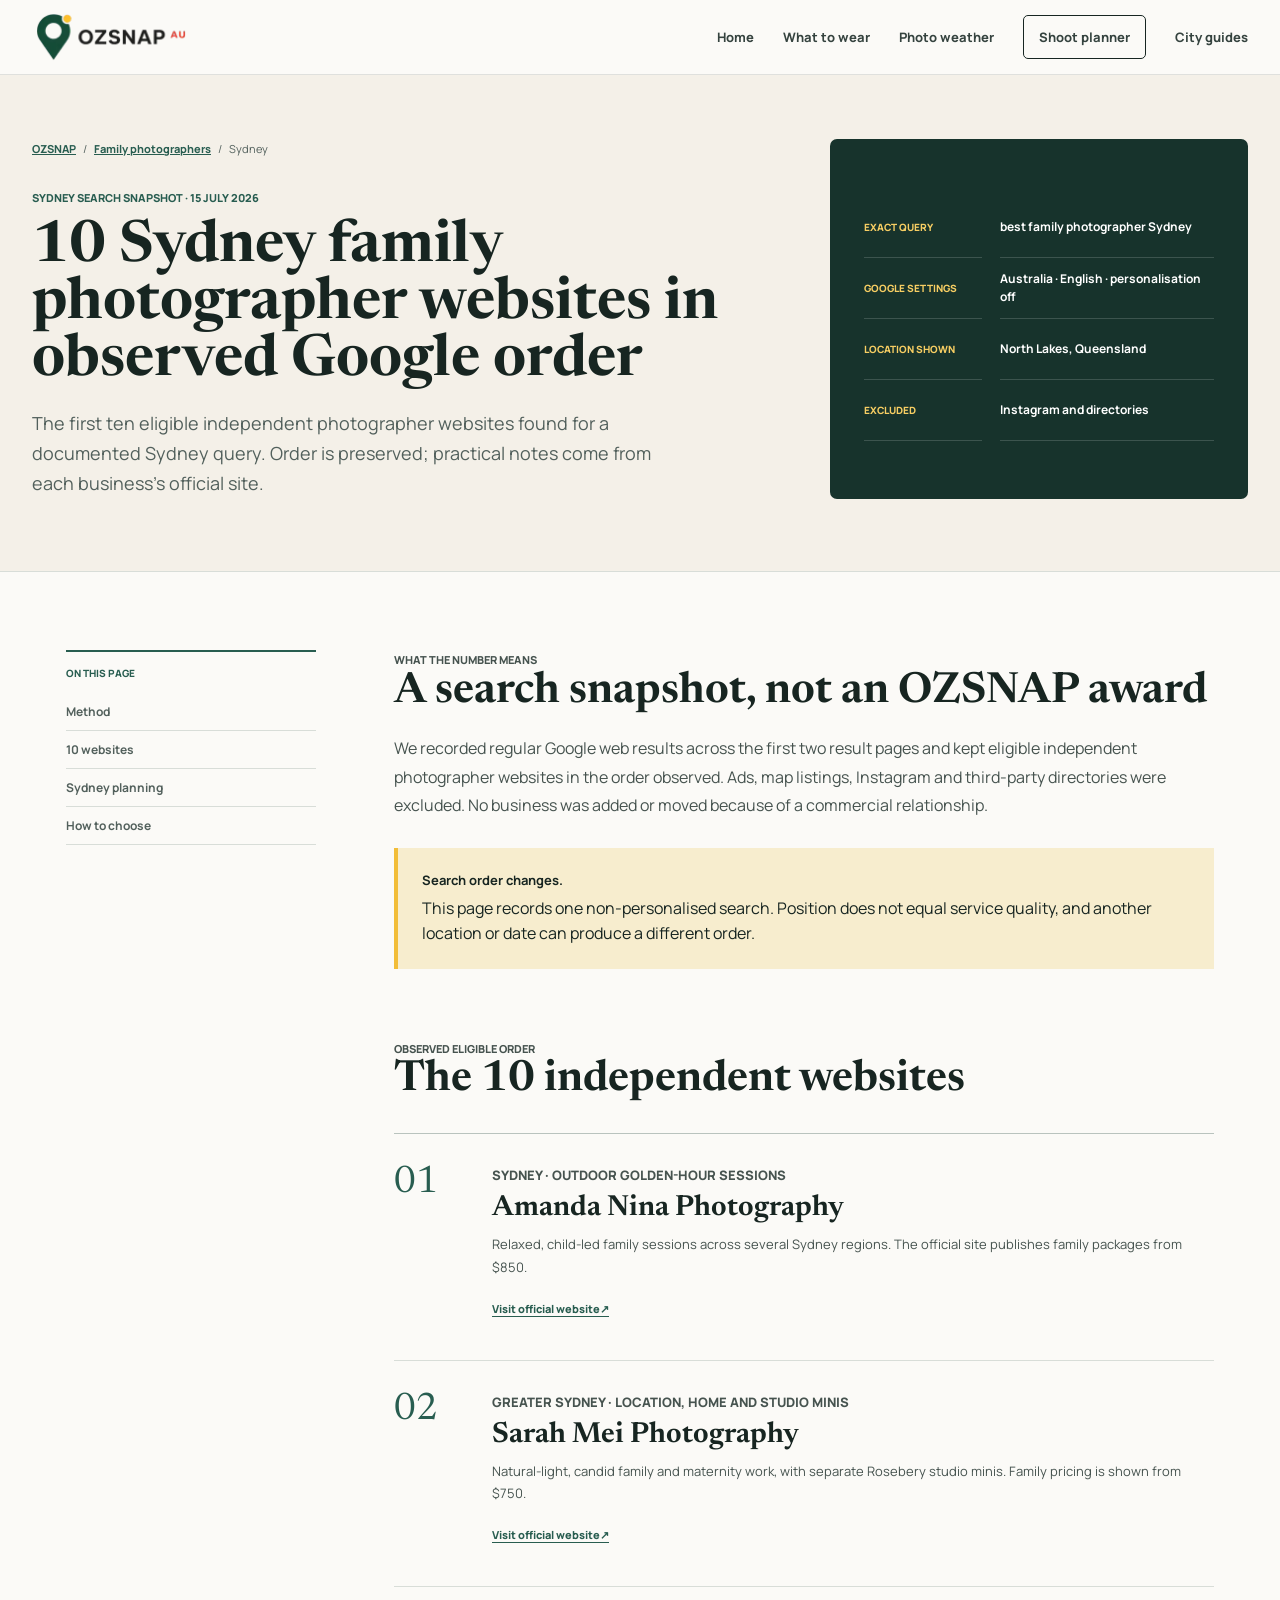
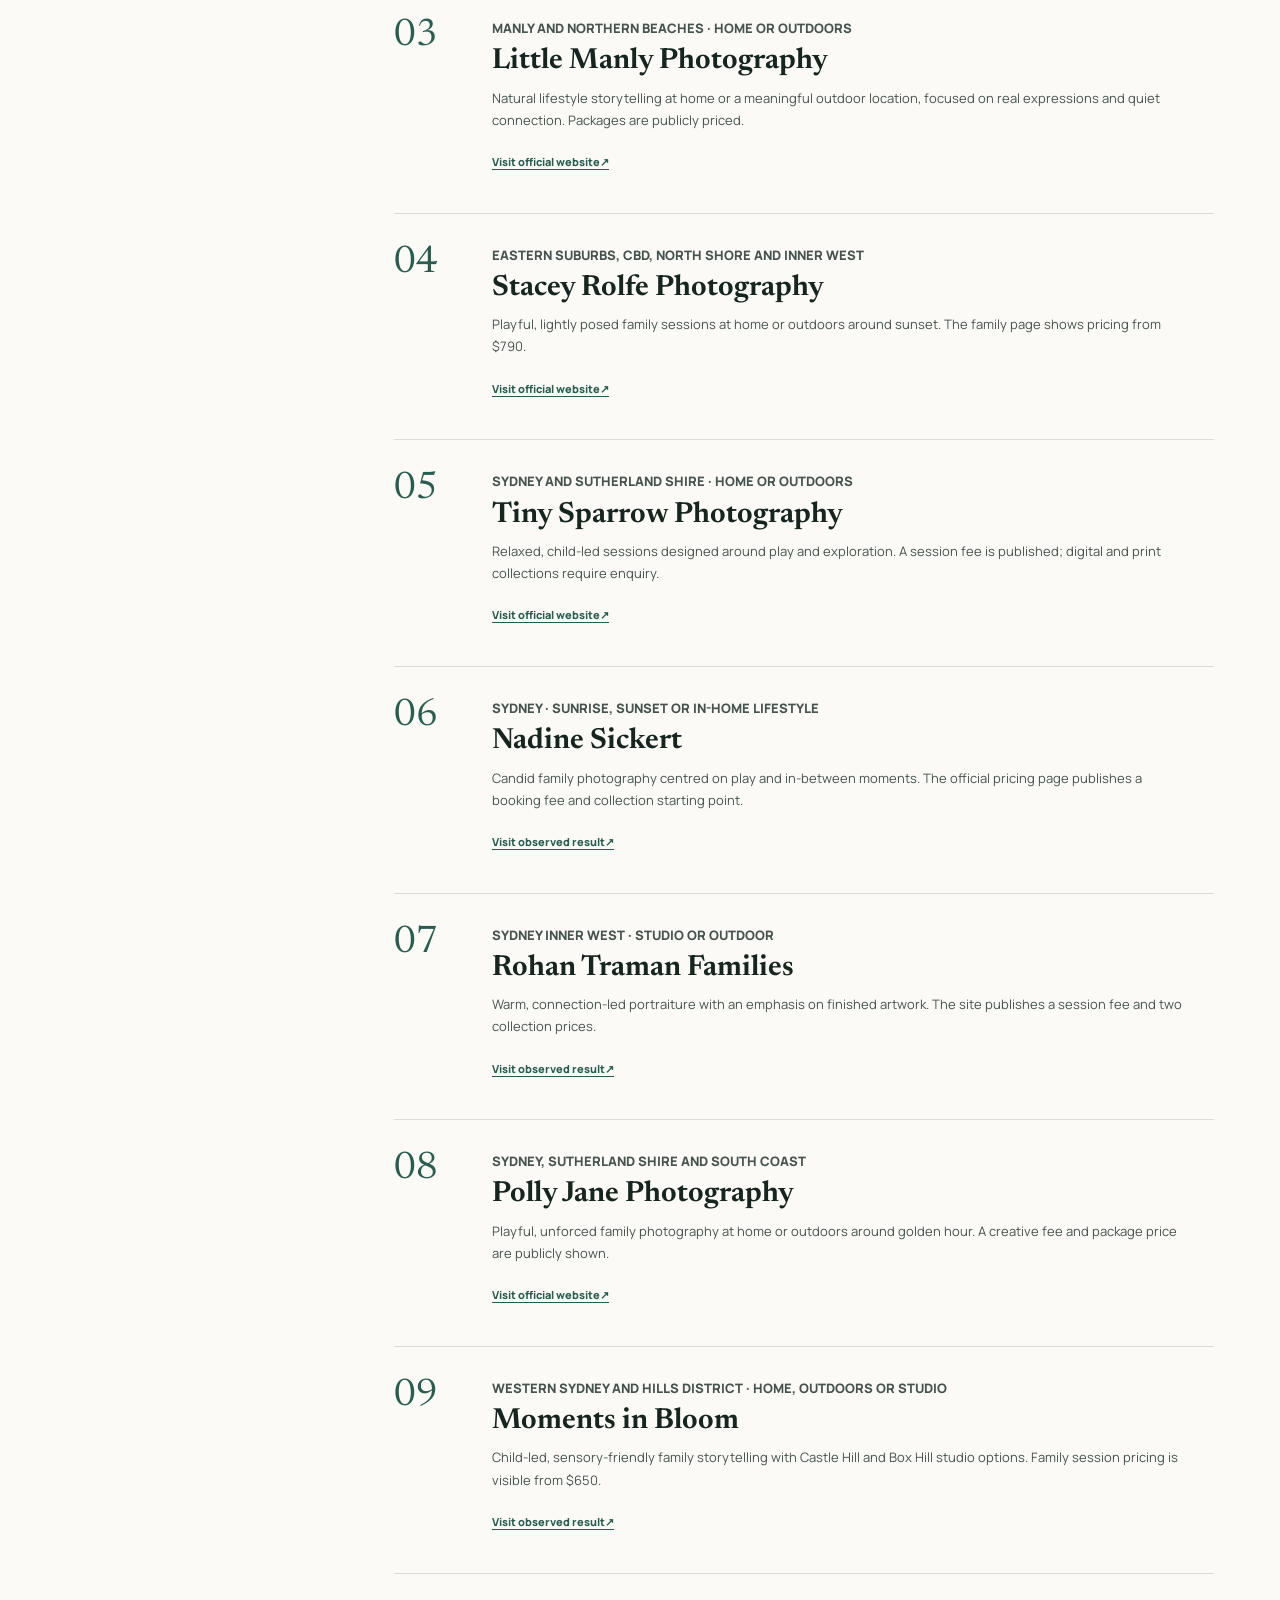
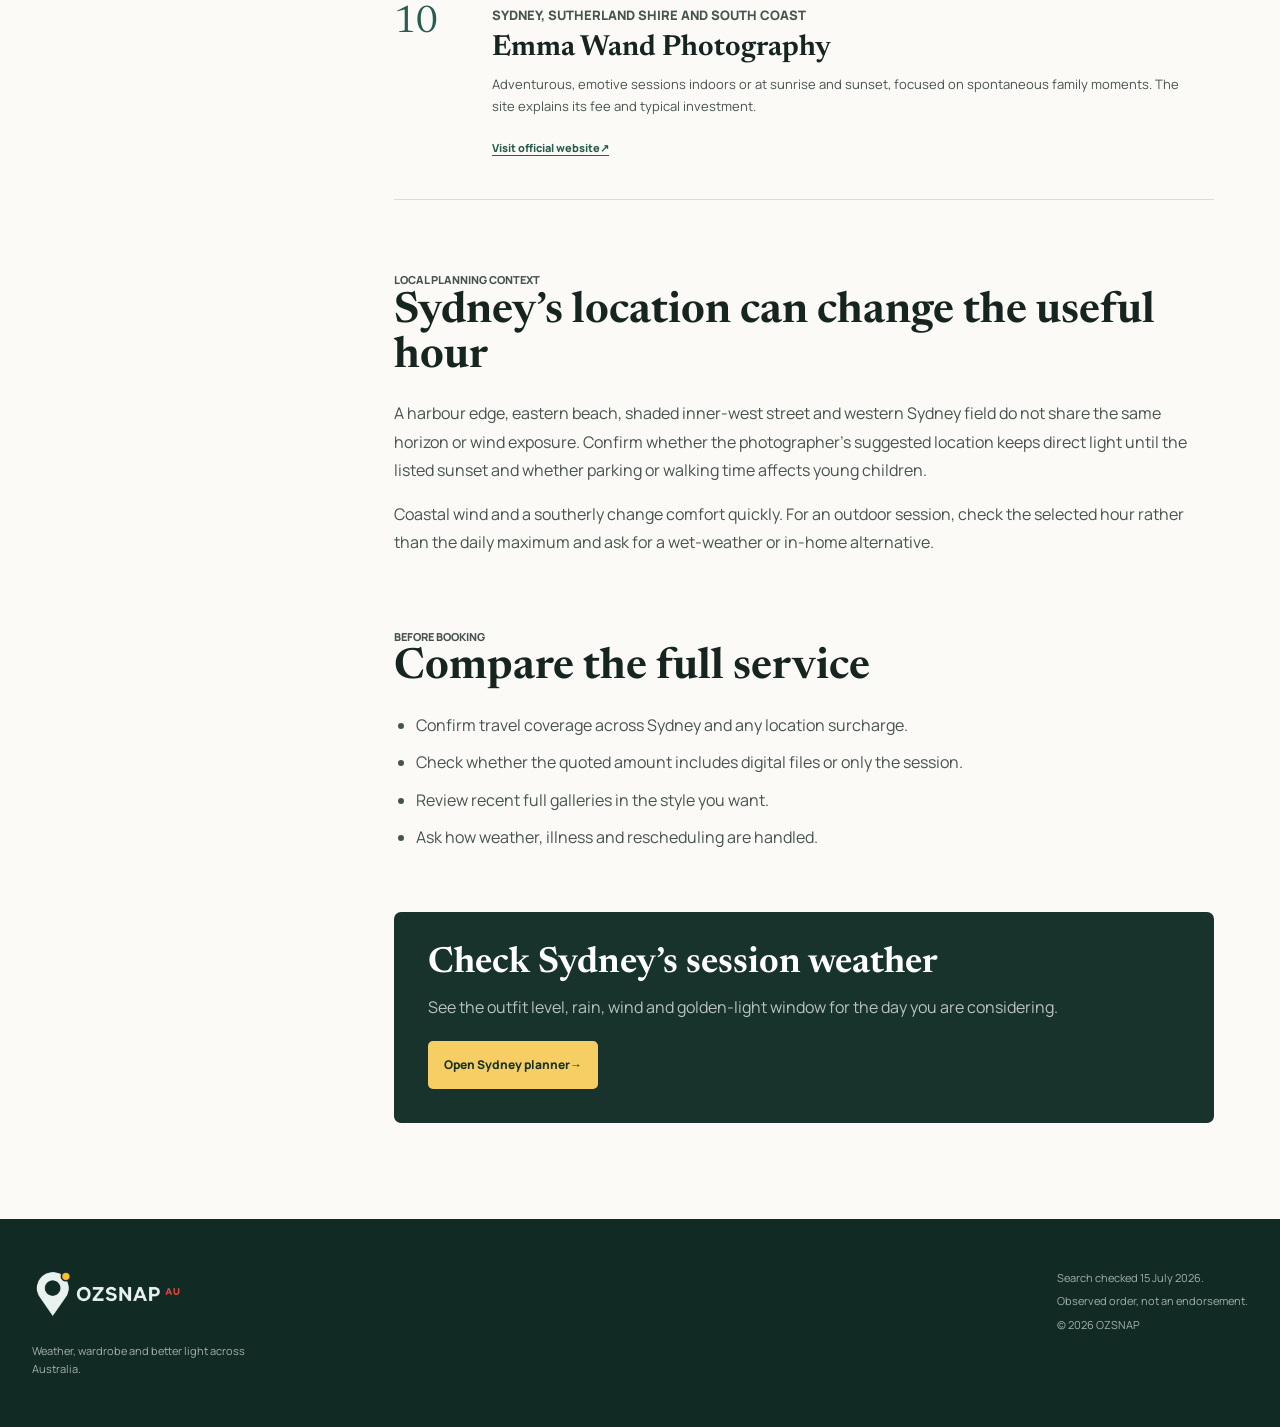
<file: family-photographers/sydney/index.html>
<!DOCTYPE html>
<html lang="en-AU">
<head>
    <meta charset="UTF-8"><meta name="viewport" content="width=device-width, initial-scale=1.0">
    <meta name="description" content="Compare the first 10 eligible independent family photographer websites observed for a non-personalised Google Australia search in Sydney, with style, setting and published pricing notes.">
    <meta name="robots" content="index, follow, max-image-preview:large"><meta name="theme-color" content="#17332c">
    <link rel="canonical" href="https://ozsnap.com/family-photographers/sydney/">
    <meta property="og:title" content="10 Sydney Family Photographer Websites in Google Results | OZSNAP"><meta property="og:description" content="A transparent Sydney search snapshot with ten independent photographer websites kept in observed Google result order."><meta property="og:type" content="article"><meta property="og:url" content="https://ozsnap.com/family-photographers/sydney/"><meta property="og:image" content="https://ozsnap.com/assets/brand/ozsnap-social-card.jpg">
    <title>10 Sydney Family Photographer Websites in Google Results | OZSNAP</title>
    <link rel="icon" href="/assets/brand/favicon-48.png" sizes="48x48" type="image/png"><link rel="preload" href="/assets/fonts/manrope-latin.woff2" as="font" type="font/woff2" crossorigin><link rel="preload" href="/assets/fonts/newsreader-latin.woff2" as="font" type="font/woff2" crossorigin><link rel="stylesheet" href="/style.min.css?v=20260722-2">
    <script type="application/ld+json">{"@context":"https://schema.org","@graph":[{"@type":"Article","headline":"10 Sydney Family Photographer Websites in Observed Google Results","dateModified":"2026-07-15","inLanguage":"en-AU","mainEntityOfPage":"https://ozsnap.com/family-photographers/sydney/","publisher":{"@type":"Organization","name":"OZSNAP","url":"https://ozsnap.com/"}},{"@type":"BreadcrumbList","itemListElement":[{"@type":"ListItem","position":1,"name":"OZSNAP","item":"https://ozsnap.com/"},{"@type":"ListItem","position":2,"name":"Family photographers","item":"https://ozsnap.com/family-photographers/"},{"@type":"ListItem","position":3,"name":"Sydney","item":"https://ozsnap.com/family-photographers/sydney/"}]}]}</script>
</head>
<body>
    <a class="skip-link" href="#guide-content">Skip to guide</a>
    <header class="site-header"><div class="header-inner page-shell"><a class="brand" href="/" aria-label="OZSNAP home"><img class="brand-logo" src="/assets/brand/ozsnap-logo-320.webp" srcset="/assets/brand/ozsnap-logo-320.webp 320w, /assets/brand/ozsnap-logo.webp 480w" sizes="158px" width="480" height="160" alt="OZSNAP AU"></a><button class="menu-toggle" id="menu-toggle" type="button" aria-label="Open navigation" aria-expanded="false" aria-controls="site-nav"><span></span><span></span><span></span></button><nav class="site-nav" id="site-nav" aria-label="Primary navigation"><a href="/">Home</a><a href="/what-to-wear-by-temperature/">What to wear</a><a href="/photography-weather-guide/">Photo weather</a><a href="/golden-hour-calculator/" class="nav-action">Shoot planner</a><a href="/australia-city-guides/">City guides</a></nav></div></header>
    <main class="guide-main" id="guide-content">
        <section class="guide-hero compact-guide-hero"><div class="guide-hero-inner page-shell"><div><nav class="guide-breadcrumbs" aria-label="Breadcrumb"><a href="/">OZSNAP</a><span>/</span><a href="/family-photographers/">Family photographers</a><span>/</span><span>Sydney</span></nav><p class="section-label">Sydney search snapshot · 15 July 2026</p><h1>10 Sydney family photographer websites in observed Google order</h1><p class="guide-lede">The first ten eligible independent photographer websites found for a documented Sydney query. Order is preserved; practical notes come from each business’s official site.</p></div><div class="search-summary" role="group" aria-label="Search conditions"><span>Exact query</span><strong>best family photographer Sydney</strong><span>Google settings</span><strong>Australia · English · personalisation off</strong><span>Location shown</span><strong>North Lakes, Queensland</strong><span>Excluded</span><strong>Instagram and directories</strong></div></div></section>
        <div class="guide-content page-shell">
            <nav class="guide-toc" aria-label="On this page"><p>On this page</p><a href="#method">Method</a><a href="#results">10 websites</a><a href="#sydney-light">Sydney planning</a><a href="#choose">How to choose</a></nav>
            <article class="guide-article">
                <section id="method"><p class="section-label">What the number means</p><h2>A search snapshot, not an OZSNAP award</h2><p>We recorded regular Google web results across the first two result pages and kept eligible independent photographer websites in the order observed. Ads, map listings, Instagram and third-party directories were excluded. No business was added or moved because of a commercial relationship.</p><div class="guide-note"><strong>Search order changes.</strong>This page records one non-personalised search. Position does not equal service quality, and another location or date can produce a different order.</div></section>
                <section id="results"><p class="section-label">Observed eligible order</p><h2>The 10 independent websites</h2><div class="search-ranking">
                    <article><span class="search-rank">01</span><div><p class="result-region">Sydney · outdoor golden-hour sessions</p><h3>Amanda Nina Photography</h3><p>Relaxed, child-led family sessions across several Sydney regions. The official site publishes family packages from $850.</p><a href="https://www.amandaninaphotography.com/" target="_blank" rel="noopener noreferrer">Visit official website <span aria-hidden="true">↗</span></a></div></article>
                    <article><span class="search-rank">02</span><div><p class="result-region">Greater Sydney · location, home and studio minis</p><h3>Sarah Mei Photography</h3><p>Natural-light, candid family and maternity work, with separate Rosebery studio minis. Family pricing is shown from $750.</p><a href="https://www.sarahmeiphotography.com/" target="_blank" rel="noopener noreferrer">Visit official website <span aria-hidden="true">↗</span></a></div></article>
                    <article><span class="search-rank">03</span><div><p class="result-region">Manly and Northern Beaches · home or outdoors</p><h3>Little Manly Photography</h3><p>Natural lifestyle storytelling at home or a meaningful outdoor location, focused on real expressions and quiet connection. Packages are publicly priced.</p><a href="https://www.littlemanlyphotography.com/" target="_blank" rel="noopener noreferrer">Visit official website <span aria-hidden="true">↗</span></a></div></article>
                    <article><span class="search-rank">04</span><div><p class="result-region">Eastern Suburbs, CBD, North Shore and Inner West</p><h3>Stacey Rolfe Photography</h3><p>Playful, lightly posed family sessions at home or outdoors around sunset. The family page shows pricing from $790.</p><a href="https://staceyrolfephotography.com/" target="_blank" rel="noopener noreferrer">Visit official website <span aria-hidden="true">↗</span></a></div></article>
                    <article><span class="search-rank">05</span><div><p class="result-region">Sydney and Sutherland Shire · home or outdoors</p><h3>Tiny Sparrow Photography</h3><p>Relaxed, child-led sessions designed around play and exploration. A session fee is published; digital and print collections require enquiry.</p><a href="https://www.tinysparrow.com.au/" target="_blank" rel="noopener noreferrer">Visit official website <span aria-hidden="true">↗</span></a></div></article>
                    <article><span class="search-rank">06</span><div><p class="result-region">Sydney · sunrise, sunset or in-home lifestyle</p><h3>Nadine Sickert</h3><p>Candid family photography centred on play and in-between moments. The official pricing page publishes a booking fee and collection starting point.</p><a href="https://nadinesickert.com/gallery-page-family" target="_blank" rel="noopener noreferrer">Visit observed result <span aria-hidden="true">↗</span></a></div></article>
                    <article><span class="search-rank">07</span><div><p class="result-region">Sydney Inner West · studio or outdoor</p><h3>Rohan Traman Families</h3><p>Warm, connection-led portraiture with an emphasis on finished artwork. The site publishes a session fee and two collection prices.</p><a href="https://sydneyfamilyphotographer.com.au/inner-west-family-photographer-sydney-rohan-traman/" target="_blank" rel="noopener noreferrer">Visit observed result <span aria-hidden="true">↗</span></a></div></article>
                    <article><span class="search-rank">08</span><div><p class="result-region">Sydney, Sutherland Shire and South Coast</p><h3>Polly Jane Photography</h3><p>Playful, unforced family photography at home or outdoors around golden hour. A creative fee and package price are publicly shown.</p><a href="https://pollyjane.com.au/" target="_blank" rel="noopener noreferrer">Visit official website <span aria-hidden="true">↗</span></a></div></article>
                    <article><span class="search-rank">09</span><div><p class="result-region">Western Sydney and Hills District · home, outdoors or studio</p><h3>Moments in Bloom</h3><p>Child-led, sensory-friendly family storytelling with Castle Hill and Box Hill studio options. Family session pricing is visible from $650.</p><a href="https://www.momentsinbloom.com.au/sydney-family-photographer" target="_blank" rel="noopener noreferrer">Visit observed result <span aria-hidden="true">↗</span></a></div></article>
                    <article><span class="search-rank">10</span><div><p class="result-region">Sydney, Sutherland Shire and South Coast</p><h3>Emma Wand Photography</h3><p>Adventurous, emotive sessions indoors or at sunrise and sunset, focused on spontaneous family moments. The site explains its fee and typical investment.</p><a href="https://emmawand.com.au/" target="_blank" rel="noopener noreferrer">Visit official website <span aria-hidden="true">↗</span></a></div></article>
                </div></section>
                <section id="sydney-light"><p class="section-label">Local planning context</p><h2>Sydney’s location can change the useful hour</h2><p>A harbour edge, eastern beach, shaded inner-west street and western Sydney field do not share the same horizon or wind exposure. Confirm whether the photographer’s suggested location keeps direct light until the listed sunset and whether parking or walking time affects young children.</p><p>Coastal wind and a southerly change comfort quickly. For an outdoor session, check the selected hour rather than the daily maximum and ask for a wet-weather or in-home alternative.</p></section>
                <section id="choose"><p class="section-label">Before booking</p><h2>Compare the full service</h2><ul><li>Confirm travel coverage across Sydney and any location surcharge.</li><li>Check whether the quoted amount includes digital files or only the session.</li><li>Review recent full galleries in the style you want.</li><li>Ask how weather, illness and rescheduling are handled.</li></ul><div class="guide-cta"><h2>Check Sydney’s session weather</h2><p>See the outfit level, rain, wind and golden-light window for the day you are considering.</p><a href="/?city=sydney#today">Open Sydney planner <span aria-hidden="true">→</span></a></div></section>
            </article>
        </div>
    </main>
    <footer class="site-footer"><div class="footer-inner page-shell"><div class="footer-brand"><a class="brand footer-logo" href="/" aria-label="OZSNAP home"><img class="brand-logo" src="/assets/brand/ozsnap-logo-light.webp" width="480" height="160" alt="OZSNAP AU"></a><p>Weather, wardrobe and better light across Australia.</p></div><div class="footer-meta"><p>Search checked 15 July 2026.</p><p>Observed order, not an endorsement.</p><p>&copy; 2026 OZSNAP</p></div></div></footer>
    <script>(()=>{const b=document.getElementById("menu-toggle"),n=document.getElementById("site-nav"),c=()=>{b.setAttribute("aria-expanded","false");b.setAttribute("aria-label","Open navigation");n.classList.remove("open");document.body.classList.remove("nav-open")};b.addEventListener("click",()=>{const o=b.getAttribute("aria-expanded")!=="true";b.setAttribute("aria-expanded",String(o));b.setAttribute("aria-label",o?"Close navigation":"Open navigation");n.classList.toggle("open",o);document.body.classList.toggle("nav-open",o)});n.addEventListener("click",e=>{if(e.target.closest("a"))c()});window.addEventListener("resize",()=>{if(innerWidth>920)c()});document.addEventListener("keydown",e=>{if(e.key==="Escape"&&n.classList.contains("open")){c();b.focus()}})})();</script>
</body></html>
</file>
<file: style.min.css>
@keyframes pulse{0%{opacity:.48}to{opacity:1}}@font-face{font-family:"Manrope";src:url(/assets/fonts/manrope-latin.woff2)format("woff2");font-display:swap;font-style:normal;font-weight:400 800}@font-face{font-family:"Newsreader";src:url(/assets/fonts/newsreader-latin.woff2)format("woff2");font-display:swap;font-style:normal;font-weight:400 700}:root{--ink:#172521;--ink-soft:#52605c;--forest:#17332c;--forest-2:#285d50;--forest-3:#3e7868;--sun:#f2bd38;--coral:#ef6b50;--coral-text:#a6422e;--sky:#eaf2f2;--paper:#fbfaf7;--warm:#f4f0e8;--line:#d8ddd8;--line-dark:#b9c3be;--white:#ffffff;--shadow:0 20px 54px rgba(29, 45, 39, 0.12);--page:1380px;--ease:cubic-bezier(0.22, 1, 0.36, 1)}*,::after,::before{box-sizing:border-box}body,html{overflow-x:hidden}html{scroll-behavior:smooth;scroll-padding-top:86px}body{color:var(--ink);background:var(--paper);font-family:"Manrope",sans-serif;font-size:16px;line-height:1.6;letter-spacing:0;-webkit-font-smoothing:antialiased}body.nav-open{overflow:hidden}button,input,select{font:inherit;letter-spacing:0}a,button,input[type=date],select,summary{-webkit-tap-highlight-color:transparent}button,input[type=date],select,summary{cursor:pointer}img{display:block;max-width:100%}body,dd,dl,fieldset,figure,h1,h2,h3,p{margin:0}h1,h2,h3{font-family:"Newsreader",serif;font-weight:650;letter-spacing:0}h2{font-size:48px;line-height:1.04}h3{font-size:28px;line-height:1.15}a{color:inherit}:focus-visible{outline:3px solid var(--coral);outline-offset:3px}.page-shell{width:min(calc(100% - 64px),var(--page));margin-inline:auto}.visually-hidden{position:absolute!important;width:1px!important;height:1px!important;padding:0!important;margin:-1px!important;overflow:hidden!important;clip:rect(0,0,0,0)!important;white-space:nowrap!important;border:0!important}.skip-link{position:fixed;top:12px;left:12px;z-index:1000;padding:10px 14px;color:var(--white);background:var(--forest);transform:translateY(-150%)}.skip-link:focus{transform:translateY(0)}.site-header{position:sticky;top:0;z-index:100;min-height:74px;border-bottom:1px solid rgba(23,37,33,.12);background:rgba(251,250,247,.96);backdrop-filter:blur(10px)}.header-inner{min-height:74px;display:flex;align-items:center;justify-content:space-between;gap:32px}.brand,.site-nav a{display:inline-flex;align-items:center;min-height:44px;text-decoration:none}.brand-logo{width:158px;height:auto}.site-nav{display:flex;align-items:center;gap:29px}.site-nav a{position:relative;color:#35433f;font-size:13px;font-weight:750}.site-nav a:not(.nav-action)::after{content:"";position:absolute;right:0;bottom:7px;left:0;height:2px;background:var(--coral);transform:scaleX(0);transform-origin:left;transition:transform 180ms var(--ease)}.site-nav a:focus-visible::after,.site-nav a:hover::after,.site-nav a[aria-current=page]::after{transform:scaleX(1)}.site-nav .nav-action{padding:0 15px;border:1px solid var(--ink);border-radius:5px;transition:color 180ms ease,background-color 180ms ease}.site-nav .nav-action:hover{color:var(--white);background:var(--forest)}.menu-toggle{display:none;width:44px;height:44px;padding:0;border:0;background:0 0}.menu-toggle span{display:block;width:21px;height:2px;margin:5px auto;background:var(--ink);transition:transform 180ms ease,opacity 180ms ease}.hero-stage{position:relative;min-height:680px;overflow:hidden;border-bottom:1px solid rgba(23,37,33,.14);background:#e8e7e1}.hero-media{position:absolute;inset:0}.hero-media img{width:100%;height:100%;object-fit:cover;object-position:center 49%}.hero-layout{position:relative;z-index:1;min-height:680px;display:grid;grid-template-columns:minmax(0,1fr) 390px;align-items:center;gap:48px;padding-block:66px 42px}.hero-copy{align-self:center;max-width:700px}.eyebrow,.section-label{color:var(--forest-2);font-size:11px;font-weight:800;line-height:1.35;text-transform:uppercase}.eyebrow{display:flex;align-items:center;gap:10px;margin-bottom:18px}.live-dot{width:8px;height:8px;border-radius:50%;background:var(--coral);box-shadow:0 0 0 5px rgba(239,107,80,.15)}.hero-copy h1{max-width:660px;margin-bottom:23px;font-size:76px;line-height:.96;text-wrap:balance}.hero-copy h1 span{color:var(--forest-2)}.intro-text{max-width:520px;color:#2f3d39;font-size:18px;line-height:1.55}.city-picker{max-width:520px;margin-top:29px}.city-picker>label,.form-row>label,.light-preference legend,.preference-bar legend{display:block;margin-bottom:8px;color:#35433f;font-size:11px;font-weight:800;line-height:1.3;text-transform:uppercase}.picker-row{display:grid;grid-template-columns:minmax(0,1fr) auto;gap:8px}.select-wrap{position:relative}.select-wrap::after{content:"⌄";position:absolute;right:15px;top:50%;color:var(--ink-soft);font-size:17px;line-height:1;pointer-events:none;transform:translateY(-58%)}input[type=date],select{width:100%;padding:0 44px 0 14px;border:1px solid #aeb9b4;border-radius:5px;color:var(--ink);background:var(--white);appearance:none}input[type=date]{min-height:50px;padding:0 14px;appearance:auto}.calculate-button,.location-button,select{min-height:50px}.calculate-button,.copy-kit-button,.location-button{border:1px solid var(--forest);border-radius:5px;font-size:13px;font-weight:750;transition:color 180ms ease,background-color 180ms ease,transform 180ms var(--ease)}.location-button{display:inline-flex;align-items:center;gap:9px;padding:0 16px;color:var(--white);background:var(--forest)}.calculate-button:hover,.copy-kit-button:hover,.location-button:hover{color:var(--white);background:var(--forest-2)}.calculate-button:active,.copy-kit-button:active,.location-button:active{transform:translateY(1px)}.location-button:disabled{cursor:wait;opacity:.65}.location-target{width:13px;height:13px;border:2px solid currentColor;border-radius:50%;box-shadow:inset 0 0 0 3px currentColor}.city-quick-list{display:flex;gap:14px;margin-top:9px;overflow-x:auto;scrollbar-width:none}.city-quick-list::-webkit-scrollbar{display:none}.city-chip{flex:0 0 auto;min-height:44px;padding:0 2px;border:0;border-bottom:2px solid transparent;color:#4a5854;background:0 0;font-size:12px;font-weight:750}.city-chip.active,.city-chip:hover{border-color:var(--forest-2);color:var(--ink)}.weather-status{min-height:36px;display:flex;align-items:center;gap:9px;margin-top:10px;color:#46534f;font-size:12px}.status-indicator{width:7px;height:7px;flex:0 0 auto;border-radius:50%;background:#7e8c88}.weather-status.live .status-indicator{background:#187b54}.weather-status.saved .status-indicator{background:#a87500}.weather-status.error .status-indicator{background:#b5412e}.conditions-panel{align-self:center;padding:28px;border-radius:7px;color:var(--white);background:var(--forest);box-shadow:var(--shadow)}.conditions-panel .section-label,.footer-links a:hover{color:#f7ce63}.panel-heading{display:flex;align-items:flex-start;justify-content:space-between;gap:20px}.panel-heading h2{margin-top:5px;font-size:27px}.hero-temperature{font-family:"Newsreader",serif;font-size:42px;font-weight:650;line-height:1}.hero-condition{margin-top:8px;padding-bottom:19px;border-bottom:1px solid rgba(255,255,255,.2);color:rgba(255,255,255,.76);font-size:13px}.condition-grid{display:grid;grid-template-columns:1fr 1fr;gap:0 20px;padding-block:15px}.condition-grid>div,.hero-light-glance{display:flex;justify-content:space-between}.condition-grid>div{min-height:43px;align-items:center;gap:8px;border-bottom:1px solid rgba(255,255,255,.12)}.condition-grid dt{color:rgba(255,255,255,.66);font-size:11px}.condition-grid dd,.local-note p{font-size:13px;font-weight:800}.hero-light-glance{align-items:baseline;gap:20px;margin-top:3px;padding:15px 0;border-bottom:1px solid rgba(255,255,255,.2)}.hero-light-glance span{color:rgba(255,255,255,.7);font-size:11px}.hero-light-glance strong{color:#f7ce63;font-size:13px}.local-note{display:grid;grid-template-columns:26px 1fr;gap:11px;padding-top:17px}.local-note>span{width:24px;height:24px;display:grid;place-items:center;border:1px solid rgba(255,255,255,.35);border-radius:50%;color:#f7ce63}.local-note p{margin-bottom:3px;color:rgba(255,255,255,.58);font-size:10px;text-transform:uppercase}.local-note strong{display:block;font-size:12px;font-weight:650;line-height:1.5}.current-band{background:var(--warm)}.outfit-panel{min-height:560px;display:grid;grid-template-columns:minmax(0,1fr) 360px minmax(240px,.58fr);align-items:center;gap:54px;padding-block:64px}.outfit-copy{max-width:560px}.outfit-copy>.section-label{margin-bottom:16px}.recommendation-label{margin-bottom:7px;color:var(--coral-text);font-size:12px;font-weight:800;text-transform:uppercase}.outfit-level-row{display:flex;justify-content:space-between;gap:20px;color:var(--ink-soft);font-size:12px;font-weight:750}.outfit-meter{display:grid;grid-template-columns:repeat(10,1fr);gap:4px;margin-block:12px 22px}.outfit-meter span{height:6px;background:#d5dad5}.outfit-meter span.active:nth-child(-n+3){background:var(--forest-3)}.outfit-meter span.active:nth-child(n+4):nth-child(-n+7){background:var(--sun)}.outfit-meter span.active:nth-child(n+8){background:var(--coral)}.outfit-copy h2{max-width:570px;font-size:48px}.outfit-copy #outfit-detail{max-width:550px;margin-top:14px;color:var(--ink-soft);line-height:1.7}.text-link{min-height:44px;display:inline-flex;align-items:center;gap:10px;margin-top:22px;color:var(--forest-2);font-size:13px;font-weight:800;text-decoration-thickness:1px;text-underline-offset:4px}.text-link span{transition:transform 180ms var(--ease)}.text-link:hover span{transform:translateX(4px)}.outfit-visual{position:relative;height:450px;overflow:hidden;border-radius:7px;background:var(--forest)}.outfit-visual img{object-position:center top;transition:opacity 180ms ease,transform 400ms var(--ease)}.outfit-visual.loading img{opacity:.58}.outfit-visual:hover img{transform:scale(1.015)}.outfit-visual figcaption{position:absolute;right:14px;bottom:14px;left:14px;padding:10px 12px;border-radius:4px;color:var(--white);background:rgba(23,51,44,.9);font-size:11px;line-height:1.45}.essential-tip{align-self:end;display:grid;grid-template-columns:42px 1fr;gap:14px;padding:22px 0 6px;border-top:1px solid var(--line-dark)}.segmented-control label,.tip-number{display:grid;place-items:center;font-size:11px}.essential-tip p,.tip-number{color:var(--forest-2);font-weight:800}.tip-number{width:38px;height:38px;border:1px solid var(--forest-2);border-radius:50%}.essential-tip p{margin-bottom:5px;font-size:10px;text-transform:uppercase}.essential-tip strong{display:block;font-size:14px;line-height:1.6}.day-kit-section,.field-guide-section,.forecast-section,.light-section,.method-section,.planner-section,.questions-section{padding-block:84px}.forecast-section{background:var(--white)}.section-heading-row{display:flex;align-items:end;justify-content:space-between;gap:56px;margin-bottom:38px}.section-heading-row .section-label{margin-bottom:10px}.section-heading-row>p{max-width:430px;color:var(--ink-soft);line-height:1.65}.forecast-editorial{display:grid;grid-template-columns:minmax(0,1fr) 340px;gap:34px}.forecast-grid{min-width:0;display:grid;grid-template-columns:repeat(7,minmax(102px,1fr));gap:8px}.forecast-card{min-width:0;min-height:304px;display:flex;flex-direction:column;align-items:flex-start;padding:18px 14px;border:1px solid var(--line);border-radius:6px;color:var(--ink);background:var(--white);text-align:left;transition:border-color 180ms ease,background-color 180ms ease,transform 180ms var(--ease)}.forecast-card:hover{border-color:var(--forest-3);transform:translateY(-2px)}.forecast-card.selected{border-color:var(--forest-2);background:#f2f6f3;box-shadow:inset 0 3px 0 var(--forest-2)}.forecast-day{color:var(--forest-2);font-size:10px;font-weight:850;text-transform:uppercase}.forecast-icon{min-height:54px;display:flex;align-items:center;color:var(--forest-2);font-family:"Newsreader",serif;font-size:32px}.forecast-temp{display:block;font-family:"Newsreader",serif;font-size:25px;line-height:1}.forecast-temp small{color:var(--ink-soft);font-size:15px;font-weight:500}.forecast-outfit{min-height:58px;display:flex;flex-direction:column;align-items:flex-start;margin-top:19px;color:var(--ink);font-size:11px;font-weight:750;line-height:1.45}.forecast-rain{margin-top:auto;color:var(--ink-soft);font-size:10px}.forecast-skeleton{min-height:304px;border:1px solid var(--line);border-radius:6px;background:#f1f3f0;animation:pulse 1.2s ease-in-out infinite alternate}.forecast-error{grid-column:1/-1;padding:28px;border:1px solid var(--line);color:var(--ink-soft)}.forecast-photo{position:relative;min-height:304px;overflow:hidden;border-radius:7px}.forecast-photo img,.guide-hero-visual>img,.outfit-visual img{width:100%;height:100%;object-fit:cover}.forecast-photo figcaption{position:absolute;right:16px;bottom:16px;left:16px;padding:12px 14px;border-radius:5px;color:var(--ink);background:rgba(255,255,255,.92);font-size:11px;line-height:1.5}.day-kit-section{background:var(--sky)}.preference-bar{display:grid;grid-template-columns:1fr 1fr;gap:26px;margin-bottom:32px;padding-block:22px;border-top:1px solid #bbcaca;border-bottom:1px solid #bbcaca}.best-days-heading fieldset,.light-preference,.preference-bar fieldset{min-width:0;padding:0;border:0}.segmented-control{display:grid;grid-auto-flow:column;grid-auto-columns:1fr;border:1px solid #aeb9b4;border-radius:5px;overflow:hidden;background:var(--white)}.segmented-control input{position:absolute;opacity:0;pointer-events:none}.segmented-control label{min-height:44px;padding:0 12px;border-right:1px solid #c7cfcb;color:var(--ink-soft);font-weight:750;text-align:center;cursor:pointer;transition:color 160ms ease,background-color 160ms ease}.segmented-control label:last-child{border-right:0}.segmented-control input:checked+label{color:var(--white);background:var(--forest)}.segmented-control input:focus-visible+label{box-shadow:inset 0 0 0 3px var(--coral)}.day-kit-layout{display:grid;grid-template-columns:minmax(0,1.6fr) minmax(280px,.65fr);gap:34px}.daypart-wrap{min-width:0}.daypart-heading{display:flex;align-items:baseline;justify-content:space-between;gap:20px;margin-bottom:14px}.daypart-heading p{font-weight:650}.daypart-heading span{color:var(--ink-soft);font-size:11px}.daypart-grid{display:grid;grid-template-columns:repeat(3,1fr);gap:10px}.daypart-card{min-width:0;min-height:260px;display:flex;flex-direction:column;padding:20px;border:1px solid #bdcccc;border-radius:6px;background:rgba(255,255,255,.72)}.daypart-topline{display:flex;align-items:center;justify-content:space-between;gap:12px}.daypart-level,.daypart-topline span{color:var(--forest-2);font-size:10px;font-weight:850;text-transform:uppercase}.daypart-heading p,.daypart-topline strong{font-family:"Newsreader",serif;font-size:24px}.daypart-level{margin-top:24px;color:var(--coral-text)}.daypart-card h3{margin-top:5px;font-size:23px}.daypart-card p:last-child{margin-top:auto;padding-top:18px;color:var(--ink-soft);font-size:11px;line-height:1.55}.packing-list{padding:24px;border-radius:7px;color:var(--white);background:var(--forest)}.packing-list .section-label{margin-bottom:7px;color:#f7ce63}.packing-heading{display:flex;align-items:flex-start;justify-content:space-between;gap:18px;padding-bottom:18px;border-bottom:1px solid rgba(255,255,255,.2)}.packing-heading h3{font-size:25px}.copy-kit-button{min-width:62px;min-height:44px;color:var(--white);border-color:rgba(255,255,255,.55);background:0 0}.packing-list ul{display:grid;gap:0;margin:8px 0 0;padding:0;list-style:none}.packing-list li{position:relative;min-height:44px;display:flex;align-items:center;padding:8px 0 8px 28px;border-bottom:1px solid rgba(255,255,255,.12);font-size:12px;line-height:1.4}.packing-list li::before{content:"";position:absolute;left:0;width:16px;height:16px;border:1px solid rgba(255,255,255,.6);border-radius:3px}.packing-note{margin-top:17px;color:rgba(255,255,255,.65);font-size:10px;line-height:1.5}.light-section{background:#f5f8f6}.light-layout{display:grid;grid-template-columns:minmax(0,1fr) 430px;gap:70px;align-items:stretch}.light-overview{padding-block:12px 26px}.light-overview .section-label{margin-bottom:10px}.light-intro{max-width:620px;margin-top:17px;color:var(--ink-soft);line-height:1.7}.light-timeline{margin-top:53px}.timeline-track{position:relative;height:8px;display:grid;grid-template-columns:48% 34% 18%;overflow:visible;border-radius:8px}.timeline-daylight{background:var(--sun);border-radius:8px 0 0 8px}.timeline-golden{background:var(--coral)}.timeline-blue{background:#5596b3;border-radius:0 8px 8px 0}.timeline-sunset{position:absolute;left:82%;top:50%;width:12px;height:12px;border:3px solid var(--paper);border-radius:50%;background:var(--forest);box-shadow:0 0 0 1px var(--forest);transform:translate(-50%,-50%)}.timeline-labels{display:grid;grid-template-columns:1fr 1fr 1fr;gap:20px;margin-top:22px}.timeline-labels div:nth-child(2){text-align:center}.timeline-labels div:last-child{text-align:right}.photo-facts dt,.timeline-labels span{display:block;color:var(--ink-soft);font-size:9px;font-weight:800;text-transform:uppercase}.timeline-labels strong{display:block;margin-top:4px;font-size:13px}.photo-condition{padding:28px;border:1px solid var(--line);border-radius:7px;background:var(--white)}.photo-condition-topline{display:flex;justify-content:space-between;gap:18px}.photo-condition-topline strong{color:var(--forest-2);font-size:11px}.sky-diagram{position:relative;height:82px;margin-block:22px 14px;overflow:hidden;border-bottom:1px solid var(--line)}.sky-diagram i,.sky-diagram span{position:absolute;bottom:13px;border-radius:24px 24px 8px 8px;background:#dfe9e8}.sky-diagram span{width:90px;height:27px;left:12%}.sky-diagram i{right:12%;width:70px;height:21px;opacity:.72}.sky-diagram b{position:absolute;right:18%;top:5px;width:39px;height:39px;border-radius:50%;background:var(--sun)}.photo-condition h3{margin-top:6px;font-size:26px}.photo-condition>p{margin-top:10px;color:var(--ink-soft);font-size:13px;line-height:1.65}.photo-facts{display:grid;grid-template-columns:1fr 1fr;gap:20px;margin:22px -28px -28px;padding:18px 28px;border-top:1px solid var(--line);background:#fafbf9}.photo-facts dd{margin-top:5px;font-size:15px;font-weight:800}.best-days-tool{margin-top:54px;padding-top:34px;border-top:1px solid var(--line-dark)}.best-days-heading{display:flex;align-items:end;justify-content:space-between;gap:30px;margin-bottom:20px}.best-days-heading .section-label{margin-bottom:8px}.best-days-heading h3{font-size:30px}.goal-control{min-width:260px}.best-days-list{border-top:1px solid var(--line-dark)}.best-day-row{width:100%;min-height:78px;display:grid;grid-template-columns:48px minmax(140px,1fr) repeat(4,minmax(72px,.55fr)) auto;align-items:center;gap:20px;padding:13px 8px;border:0;border-bottom:1px solid var(--line);color:var(--ink);background:0 0;text-align:left;transition:background-color 160ms ease}.best-day-row.active,.best-day-row:hover{background:#e8efeb}.best-day-rank{color:var(--forest-2);font-family:"Newsreader",serif;font-size:28px}.best-day-name span,.best-day-name strong,.score-part span,.score-part strong{display:block}.best-day-name strong{font-size:13px}.best-day-name span,.score-part span{color:var(--ink-soft);font-size:10px}.score-part span{font-size:9px;font-weight:750;text-transform:uppercase}.score-part strong{margin-top:3px;font-size:11px}.best-day-action{color:var(--forest-2);font-size:11px;font-weight:800;white-space:nowrap}.forecast-caveat,.planner-result>p{margin-top:14px;color:var(--ink-soft);font-size:10px}.planner-section{position:relative;min-height:690px;overflow:hidden;background:var(--warm)}.planner-photo{position:absolute;top:0;right:0;bottom:0;width:38%;background:url(/assets/photos/coastal-hero.webp)73%center/cover no-repeat}.planner-shell{position:relative;z-index:1}.planner-heading{max-width:850px}.planner-layout{width:min(890px,68%);display:grid;grid-template-columns:300px minmax(0,1fr);align-items:stretch;gap:18px}.planner-form,.planner-result{border:1px solid var(--line);border-radius:7px;background:rgba(255,255,255,.96)}.planner-form{padding:22px}.form-row+.form-row{margin-top:14px}.form-row input,.form-row select{min-height:46px;font-size:12px}.light-preference{margin-top:16px}.light-preference .segmented-control label{padding-inline:6px}.calculate-button{width:100%;display:flex;align-items:center;justify-content:space-between;margin-top:18px;padding:0 15px;color:var(--white);background:var(--forest)}.planner-result{min-width:0;padding:30px}.result-topline{display:flex;align-items:center;justify-content:space-between;gap:20px}.result-topline>span{padding:5px 8px;border-radius:4px;color:#5c4300;background:#f8dda0;font-size:9px;font-weight:800;text-transform:uppercase}.planner-result h3{margin-top:30px;font-size:32px}.planner-result h3 strong{color:var(--coral)}.planner-result>p{margin-top:8px;font-size:13px}.schedule-line{display:grid;grid-template-columns:auto 1fr auto 1fr auto;align-items:start;margin-top:40px}.schedule-line>div{min-width:56px}.schedule-dot{width:12px;height:12px;display:block;margin-bottom:9px;border:3px solid var(--white);border-radius:50%;background:var(--forest-3);box-shadow:0 0 0 1px var(--forest-3)}.schedule-dot.shoot{background:var(--sun);box-shadow:0 0 0 1px #b88409}.schedule-dot.finish{background:var(--coral);box-shadow:0 0 0 1px #b34732}.schedule-connector{height:1px;margin-top:6px;background:var(--line-dark)}.schedule-line small,.schedule-line strong{display:block}.schedule-line small{color:var(--ink-soft);font-size:8px;font-weight:800;text-transform:uppercase}.schedule-line strong{margin-top:2px;font-size:13px}.result-note{display:grid;grid-template-columns:26px 1fr;gap:12px;margin-top:36px;padding-top:18px;border-top:1px solid var(--line)}.result-note span{width:25px;height:25px;display:grid;place-items:center;border:1px solid var(--line-dark);border-radius:50%;font-family:"Newsreader",serif;font-style:italic}.result-note p{color:var(--ink-soft);font-size:11px;line-height:1.55}.field-guide-section{background:#f5d584}.field-guide-grid{display:grid;grid-template-columns:repeat(4,1fr);border-top:1px solid rgba(86,67,12,.35);border-bottom:1px solid rgba(86,67,12,.35)}.field-card{min-width:0;padding:28px 25px 32px;border-right:1px solid rgba(86,67,12,.25)}.field-card:last-child{border-right:0}.field-icon{width:34px;height:34px;display:grid;place-items:center;margin-bottom:28px;border:1px solid rgba(52,46,24,.5);border-radius:50%;font-size:10px;font-weight:850}.field-card>p:first-of-type{color:#5d511f;font-size:9px;font-weight:800;text-transform:uppercase}.field-card h3{margin-top:4px;font-size:23px}.field-card>p:last-child{margin-top:12px;color:#554c2c;font-size:12px;line-height:1.6}.field-guide-link{color:#40370f}.method-section{background:var(--forest)}.method-layout{display:grid;grid-template-columns:.75fr 1.25fr;gap:80px;color:var(--white)}.method-layout .section-label{margin-bottom:10px;color:#f7ce63}.method-layout h2{max-width:460px}.method-copy{display:grid;grid-template-columns:1fr 1fr;gap:34px}.method-copy p{color:rgba(255,255,255,.72);font-size:14px;line-height:1.75}.questions-section{display:grid;grid-template-columns:.62fr 1.38fr;gap:80px}.questions-intro .section-label{margin-bottom:10px}.question-list{border-top:1px solid var(--line-dark)}.question-list details{border-bottom:1px solid var(--line-dark)}.question-list summary{position:relative;min-height:58px;display:flex;align-items:center;padding:12px 46px 12px 0;font-weight:750;list-style:none}.question-list summary::-webkit-details-marker{display:none}.question-list summary::after{content:"+";position:absolute;right:4px;top:50%;color:var(--forest-2);font-size:24px;font-weight:400;transform:translateY(-50%)}.question-list details[open] summary::after{content:"−"}.question-list details p{max-width:680px;padding:0 44px 20px 0;color:var(--ink-soft);font-size:13px;line-height:1.7}.site-footer{padding-block:50px;color:var(--white);background:#112b24}.footer-inner{display:grid;grid-template-columns:1fr auto;gap:70px}.footer-logo .brand-logo{width:152px}.footer-brand>p,.footer-meta p{color:rgba(255,255,255,.62);font-size:11px}.footer-brand>p{max-width:240px;margin-top:15px}.footer-links{display:flex;flex-direction:column;align-items:flex-start;gap:8px}.footer-links>p,.infographic-heading span{margin-bottom:5px;font-weight:800;text-transform:uppercase}.footer-links>p{color:rgba(255,255,255,.5);font-size:9px}.footer-links a{min-height:34px;display:inline-flex;align-items:center;font-size:12px;font-weight:750;text-decoration:none}.footer-meta{display:grid;align-content:start;gap:6px}.toast{position:fixed;z-index:200;right:24px;bottom:24px;max-width:min(360px,calc(100% - 48px));padding:12px 16px;border-radius:5px;color:var(--white);background:var(--forest);box-shadow:var(--shadow);font-size:12px;pointer-events:none;opacity:0;transform:translateY(12px);transition:opacity 180ms ease,transform 180ms var(--ease)}.toast.show{opacity:1;transform:translateY(0)}.forecast-outfit small{display:block;margin-top:4px;color:var(--ink-soft);font-size:9px;font-weight:650}.planner-heading>p a{display:inline-block;margin-top:7px;color:var(--forest-2);font-size:12px;font-weight:800;text-underline-offset:3px}.guide-main{background:var(--paper)}.guide-breadcrumbs{display:flex;flex-wrap:wrap;gap:7px;margin-bottom:34px;color:var(--ink-soft);font-size:11px}.guide-header-link{min-height:44px;display:inline-flex;align-items:center;gap:8px;color:var(--forest-2);font-size:12px;font-weight:800;text-decoration-thickness:1px;text-underline-offset:4px}.guide-breadcrumbs a{color:var(--forest-2);font-weight:750}.guide-hero{padding-block:64px 72px;border-bottom:1px solid var(--line);background:var(--warm)}.guide-hero-inner{display:grid;grid-template-columns:minmax(0,.88fr) minmax(420px,1.12fr);align-items:center;gap:76px}.guide-hero .section-label{margin-bottom:13px}.guide-hero h1{max-width:720px;font-size:66px;line-height:.98}.guide-lede{max-width:650px;margin-top:20px;color:var(--ink-soft);font-size:18px;line-height:1.65}.guide-hero-visual{position:relative;height:460px;overflow:hidden;border-radius:7px;background:var(--forest)}.guide-hero-visual.weather-comparison-visual{height:auto;overflow:visible;margin-block:28px;background:0 0}.weather-comparison-visual>img{height:auto;aspect-ratio:2/1;object-position:center;border-radius:7px}.weather-comparison-visual .guide-visual-caption{position:static;margin-top:8px}.guide-infographic{margin-block:30px;padding:26px;border:1px solid rgba(23,51,44,.18);border-radius:7px;background:#f7f8f5}.infographic-heading{display:flex;align-items:flex-end;justify-content:space-between;gap:24px;margin-bottom:22px;padding-bottom:18px;border-bottom:1px solid rgba(23,51,44,.18)}.infographic-heading span{display:block;color:var(--forest);font-size:10px}.infographic-heading h3{margin:0;font-size:28px}.infographic-heading>p{max-width:180px;margin:0;color:var(--muted);font-size:11px;text-align:right}.conditions-grid,.route-track{display:grid;grid-template-columns:repeat(4,minmax(0,1fr))}.conditions-grid article{min-width:0;padding:4px 18px 8px;border-left:1px solid rgba(23,51,44,.16)}.conditions-grid article:first-child{padding-left:0;border-left:0}.conditions-grid article:last-child{padding-right:0}.infographic-number{color:#db5b45;font-size:11px;font-weight:800}.conditions-grid h4,.route-track h4{margin:9px 0 10px;color:var(--forest);font-family:var(--font-display);font-size:21px}.conditions-grid p,.route-track p{margin:0;font-size:12px;line-height:1.55}.conditions-grid .infographic-signal{min-height:56px;margin-bottom:12px;color:var(--ink);font-weight:700}.conditions-grid strong{display:block;color:var(--forest);font-size:10px;text-transform:uppercase}.guide-infographic figcaption{margin-top:20px;padding-top:14px;border-top:1px solid rgba(23,51,44,.14);color:var(--muted);font-size:11px}.route-infographic{background:#eef4f3}.route-track{position:relative;gap:18px}.route-track::before{position:absolute;top:17px;right:8%;left:8%;height:2px;background:linear-gradient(90deg,#e8a928,#db5b45,#4b8795,var(--forest));content:""}.route-track article{position:relative;min-width:0}.route-marker{position:relative;z-index:1;display:grid;width:36px;height:36px;place-items:center;border:2px solid var(--forest);border-radius:50%;color:var(--forest);background:#eef4f3;font-size:10px;font-weight:800}.route-rule{display:grid;grid-template-columns:150px 1fr;gap:16px;margin-top:24px;padding:15px 18px;border-left:4px solid #e8a928;color:var(--white);background:var(--forest);font-size:12px;line-height:1.5}.outfit-collage{display:grid;grid-template-columns:repeat(3,1fr);gap:1px}.outfit-collage img,.temperature-row img{width:100%;height:460px;object-fit:cover;object-position:center top}.guide-visual-caption{position:absolute;right:18px;bottom:18px;left:18px;padding:12px 14px;border-radius:5px;color:var(--white);background:rgba(23,51,44,.92);font-size:11px}.guide-content{display:grid;grid-template-columns:250px minmax(0,820px);justify-content:center;gap:78px;padding-block:78px 96px}.guide-toc{position:sticky;top:106px;align-self:start;padding-top:13px;border-top:2px solid var(--forest-2)}.guide-data-grid article>span,.guide-toc>p{font-size:10px;font-weight:850;text-transform:uppercase}.guide-toc>p{margin-bottom:12px}.guide-toc a{min-height:38px;display:flex;align-items:center;border-bottom:1px solid var(--line);color:var(--ink-soft);font-size:12px;font-weight:700;text-decoration:none}.guide-toc a:hover,.guide-toc>p{color:var(--forest-2)}.guide-article section+section{margin-top:70px}.guide-article h2{margin-bottom:20px;font-size:43px}.guide-article h3{margin:30px 0 10px;font-size:28px}.guide-article li,.guide-article p{color:#46534f;line-height:1.78}.guide-article p+p{margin-top:15px}.guide-article ol,.guide-article ul{display:grid;gap:9px;padding-left:22px}.guide-note{margin-block:28px;padding:22px 24px;border-left:4px solid var(--sun);color:var(--ink);background:#f7edce}.guide-note strong{display:block;margin-bottom:5px;font-size:13px}.temperature-scale{margin-top:28px;border-top:1px solid var(--line-dark)}.temperature-row{display:grid;grid-template-columns:76px 112px minmax(0,1fr);align-items:center;gap:24px;min-height:158px;border-bottom:1px solid var(--line)}.temperature-row>strong{color:var(--forest-2);font-family:"Newsreader",serif;font-size:30px}.temperature-row img{width:92px;height:132px;background:var(--forest)}.temperature-row h3{margin:0 0 5px;font-size:25px}.temperature-row p{font-size:13px;line-height:1.6}.level-kicker{display:block;margin-bottom:3px;color:var(--coral-text);font-size:9px;font-weight:850;text-transform:uppercase}.guide-data-grid{display:grid;grid-template-columns:repeat(2,1fr);gap:1px;margin-top:27px;border:1px solid var(--line);background:var(--line)}.guide-data-grid article{min-height:210px;padding:24px;background:var(--white)}.guide-data-grid article>span{color:var(--coral)}.guide-data-grid h3{margin:10px 0 8px;font-size:25px}.guide-data-grid p{font-size:13px;line-height:1.65}.light-comparison{display:grid;grid-template-columns:repeat(3,1fr);margin-top:28px;border-top:1px solid var(--line-dark);border-bottom:1px solid var(--line-dark)}.light-comparison article{padding:28px 22px;border-right:1px solid var(--line)}.light-comparison article:last-child{border-right:0}.light-comparison span,.search-method dt{color:var(--forest-2);font-size:10px;font-weight:850;text-transform:uppercase}.light-comparison h3{margin:8px 0;font-size:25px}.light-comparison p{font-size:12px;line-height:1.65}.guide-cta{margin-top:60px;padding:34px;border-radius:7px;color:var(--white);background:var(--forest)}.guide-cta h2{margin:0;font-size:36px}.guide-cta p{margin-top:10px;color:rgba(255,255,255,.7)}.guide-cta a{min-height:48px;display:inline-flex;align-items:center;margin-top:19px;padding:0 16px;border-radius:5px;color:var(--forest);background:#f7ce63;font-size:12px;font-weight:850;text-decoration:none}.guide-cta a:hover{background:var(--white)}.guide-directory-section{padding-block:76px 88px;border-top:1px solid var(--line);background:var(--paper)}.guide-directory-grid{display:grid;grid-template-columns:repeat(2,minmax(0,1fr));margin-top:34px;border-top:1px solid var(--line-dark);border-left:1px solid var(--line)}.guide-directory-grid>a{min-height:250px;display:flex;flex-direction:column;padding:30px;border-right:1px solid var(--line);border-bottom:1px solid var(--line);color:var(--ink);background:var(--white);text-decoration:none;transition:background-color 180ms ease}.city-search-guides>a:hover,.guide-directory-grid>a:hover{background:var(--warm)}.guide-directory-grid>a:last-child:nth-child(odd){grid-column:1/-1;min-height:220px}.guide-directory-grid>a>span{color:var(--coral-text);font-size:10px;font-weight:850;text-transform:uppercase}.guide-directory-grid h3{margin-top:18px;font-size:31px}.guide-directory-grid p{max-width:520px;margin-top:10px;color:var(--ink-soft);font-size:13px;line-height:1.7}.guide-directory-grid strong{margin-top:auto;padding-top:24px;color:var(--forest-2);font-size:11px}.photography-resources{display:grid;grid-template-columns:150px minmax(0,680px);gap:24px;margin-top:28px;padding-top:24px;border-top:1px solid var(--line)}.photography-resources>p:last-child{color:var(--ink-soft);font-size:13px;line-height:1.7}.guide-article p a,.guide-data-grid p a,.photography-resources a{color:var(--forest-2);font-weight:750;text-underline-offset:3px}.city-search-guides{display:grid;gap:1px;margin-top:28px;border:1px solid var(--line);background:var(--line)}.city-search-guides>a{min-height:190px;display:grid;grid-template-columns:150px minmax(0,1fr) auto;align-items:center;gap:28px;padding:26px 28px;color:var(--ink);background:var(--white);text-decoration:none;transition:background-color 180ms ease}.city-search-guides span,.result-region,.search-summary span{color:var(--coral-text);font-size:10px;font-weight:850;text-transform:uppercase}.city-search-guides h3{margin:0;font-size:30px}.city-search-guides p{margin-top:7px;font-size:12px}.city-search-guides strong{color:var(--forest-2);font-size:11px;white-space:nowrap}.compact-guide-hero .guide-hero-inner{grid-template-columns:minmax(0,1fr) minmax(320px,.58fr)}.compact-guide-hero h1,.not-found h1{font-size:58px}.search-summary{display:grid;grid-template-columns:118px minmax(0,1fr);align-content:center;gap:0 18px;min-height:360px;padding:34px;border-radius:7px;color:var(--white);background:var(--forest)}.search-summary span,.search-summary strong{display:flex;align-items:center;min-height:61px;border-bottom:1px solid rgba(255,255,255,.16)}.not-found .section-label,.search-summary span{color:#f7ce63}.search-summary strong{font-size:12px;line-height:1.5}.search-method,.search-ranking{margin-top:28px;border-top:1px solid var(--line-dark)}.search-method>div,.search-ranking article{display:grid;border-bottom:1px solid var(--line)}.search-method>div{grid-template-columns:150px minmax(0,1fr);min-height:58px;align-items:center}.search-method dd{color:var(--ink-soft);font-size:13px}.search-ranking{margin-top:30px}.search-ranking article{grid-template-columns:74px minmax(0,1fr);gap:24px;padding-block:30px}.search-rank{color:var(--forest-2);font-family:"Newsreader",serif;font-size:38px;line-height:1}.search-ranking h3{margin:6px 0 8px;font-size:29px}.search-ranking p{max-width:690px;font-size:13px;line-height:1.7}.search-ranking a{min-height:42px;display:inline-flex;align-items:center;margin-top:10px;color:var(--forest-2);font-size:11px;font-weight:850;text-underline-offset:3px}.not-found{min-height:100vh;display:grid;place-content:center;justify-items:start;gap:16px;padding:32px;color:var(--white);background:var(--forest)}.not-found-logo{width:176px;height:auto;margin-bottom:20px}.not-found h1{max-width:720px;line-height:1}.not-found>p:last-of-type{color:rgba(255,255,255,.7)}.not-found-links{display:flex;flex-wrap:wrap;gap:10px 18px}.not-found-links a,.not-found>a{display:inline-flex;align-items:center}.not-found-links a{min-height:44px;color:#f7ce63;font-size:13px;font-weight:800}.not-found>a{min-height:48px;margin-top:8px;padding:0 16px;border-radius:5px;color:var(--forest);background:#f7ce63;font-size:12px;font-weight:850;text-decoration:none}@media (max-width:1180px){.page-shell{width:min(calc(100% - 48px),var(--page))}.hero-layout{grid-template-columns:minmax(0,1fr) 350px;gap:30px}.hero-copy h1{font-size:66px}.outfit-panel{grid-template-columns:minmax(0,1fr) 320px;gap:42px}.essential-tip{grid-column:1/-1;align-self:auto}.forecast-editorial{grid-template-columns:minmax(0,1fr) 280px}.forecast-grid{grid-template-columns:repeat(7,minmax(112px,1fr));overflow-x:auto;padding-bottom:8px;scroll-snap-type:x proximity}.forecast-card{scroll-snap-align:start}.best-day-row{grid-template-columns:40px minmax(130px,1fr) repeat(3,minmax(66px,.45fr)) auto}.score-part.comfort-part{display:none}.planner-photo{width:32%}.planner-layout{width:73%}}@media (max-width:920px){.outfit-copy h2,h2{font-size:42px}.menu-toggle{display:block;margin-left:auto}.site-nav{position:fixed;top:74px;right:0;bottom:0;left:0;display:flex;flex-direction:column;align-items:stretch;gap:0;padding:20px 24px 48px;background:var(--paper);opacity:0;visibility:hidden;pointer-events:none;transform:translateY(-8px);transition:opacity 180ms ease,transform 220ms var(--ease),visibility 0s linear 220ms}.site-nav.open{opacity:1;visibility:visible;pointer-events:auto;transform:translateY(0);transition-delay:0s}.site-nav .nav-action,.site-nav a{min-height:58px;padding:0;border:0;border-bottom:1px solid var(--line);border-radius:0;font-family:"Newsreader",serif;font-size:24px}.site-nav .nav-action:hover{color:var(--forest-2);background:0 0}.menu-toggle[aria-expanded=true] span:nth-child(1){transform:translateY(7px) rotate(45deg)}.menu-toggle[aria-expanded=true] span:nth-child(2){opacity:0}.menu-toggle[aria-expanded=true] span:nth-child(3){transform:translateY(-7px) rotate(-45deg)}.hero-layout,.hero-stage{min-height:820px}.hero-media img{object-position:59%center;opacity:.56}.hero-layout{grid-template-columns:1fr;align-content:center;gap:32px;padding-block:58px 48px}.hero-copy{max-width:610px}.hero-copy h1{font-size:60px}.conditions-panel{width:min(100%,610px)}.outfit-panel{min-height:0;grid-template-columns:minmax(0,1fr) 300px;padding-block:58px}.outfit-visual{height:400px}.forecast-editorial{grid-template-columns:1fr}.forecast-photo{height:370px}.forecast-photo img{object-position:center 36%}.day-kit-layout,.light-layout{grid-template-columns:1fr}.packing-list{min-height:0}.light-layout{gap:34px}.best-day-row{grid-template-columns:40px minmax(120px,1fr) repeat(2,minmax(62px,.5fr)) auto}.guide-toc>p,.route-track::before,.score-part.comfort-part,.score-part.wind-part{display:none}.planner-photo{width:100%;height:320px;top:auto;opacity:.55;background-position:63% 65%}.planner-layout{width:100%}.field-guide-grid{grid-template-columns:repeat(2,1fr)}.field-card:nth-child(2){border-right:0}.field-card:nth-child(-n+2){border-bottom:1px solid rgba(86,67,12,.25)}.method-layout,.questions-section{grid-template-columns:1fr;gap:38px}.guide-hero-inner{gap:42px}.compact-guide-hero .guide-hero-inner,.guide-hero-inner{grid-template-columns:1fr}.guide-hero-visual{height:400px}.conditions-grid,.route-track{grid-template-columns:repeat(2,minmax(0,1fr));gap:12px}.conditions-grid article{padding:18px;border:0;background:var(--white)}.conditions-grid article:first-child,.conditions-grid article:last-child{padding:18px}.conditions-grid .infographic-signal{min-height:0}.route-track article{padding:16px;border-top:2px solid rgba(23,51,44,.24);background:rgba(255,255,255,.66)}.guide-content{grid-template-columns:1fr;gap:38px}.guide-toc{position:static;display:flex;gap:18px;overflow-x:auto;border-bottom:1px solid var(--line)}.guide-toc a{flex:0 0 auto;border-bottom:0}}@media (max-width:700px){.page-shell{width:min(calc(100% - 32px),var(--page))}h2{font-size:36px}.panel-heading h2,h3{font-size:25px}.brand-logo{width:142px}.hero-layout,.hero-stage{min-height:0}.hero-stage{padding-top:276px;background:var(--warm)}.hero-media{height:276px}.hero-media img{opacity:1;object-position:62%center}.hero-layout{display:block;width:100%;padding:0}.hero-copy{max-width:none;padding:34px 16px 28px}.eyebrow{margin-bottom:13px}.hero-copy h1{margin-bottom:17px;font-size:47px;line-height:.98}.intro-text{font-size:16px}.city-picker{margin-top:24px}.picker-row{grid-template-columns:1fr}.location-button{justify-content:center}.city-quick-list{gap:13px}.weather-status{min-height:44px}.conditions-panel{width:100%;padding:24px 16px;border-radius:0;box-shadow:none}.hero-temperature,.outfit-copy h2{font-size:38px}.condition-grid{gap:0 14px}.condition-grid>div{min-height:46px}.outfit-panel{width:100%;grid-template-columns:1fr;gap:28px;padding:44px 16px}.outfit-visual{width:min(100%,360px);height:420px;margin-inline:auto}.essential-tip{grid-column:auto;margin-top:0}.day-kit-section,.field-guide-section,.forecast-section,.light-section,.method-section,.planner-section,.questions-section{padding-block:58px}.section-heading-row{display:block;margin-bottom:28px}.section-heading-row>p{margin-top:14px;font-size:14px}.forecast-editorial{display:block}.forecast-grid{margin-right:-16px;padding-right:16px;overflow-x:auto;overscroll-behavior-inline:contain;grid-template-columns:repeat(7,128px);scroll-snap-type:x proximity}.forecast-card,.forecast-skeleton{min-height:282px;scroll-snap-align:start}.forecast-photo{height:320px;margin-top:24px}.preference-bar{grid-template-columns:1fr;gap:18px}.segmented-control label{min-height:46px;padding-inline:7px;font-size:10px}.daypart-heading{display:block}.daypart-heading span{display:block;margin-top:3px}.daypart-grid{grid-template-columns:1fr}.daypart-card{min-height:204px}.packing-list{padding:22px 18px}.light-timeline{margin-top:38px}.timeline-labels{grid-template-columns:1fr 1fr;gap:18px}.timeline-labels div:nth-child(2){text-align:right}.timeline-labels div:last-child{text-align:left}.photo-condition{padding:22px 18px}.photo-facts{margin:22px -18px -22px;padding:17px 18px}.best-days-heading{display:block}.goal-control{min-width:0;margin-top:16px}.best-day-row{min-height:86px;grid-template-columns:34px minmax(96px,1fr) minmax(58px,.5fr) auto;gap:10px;padding-inline:3px}.score-part.comfort-part,.score-part.rain-part,.score-part.wind-part{display:none}.best-day-action{font-size:10px}.planner-photo{height:270px}.planner-layout{grid-template-columns:1fr}.planner-form,.planner-result{border-radius:6px}.planner-result{padding:24px 19px}.planner-result h3{font-size:29px}.schedule-line{margin-top:32px}.field-guide-grid{display:grid;grid-auto-flow:column;grid-auto-columns:82%;grid-template-columns:none;overflow-x:auto;scroll-snap-type:x mandatory}.field-card,.field-card:nth-child(-n+2),.field-card:nth-child(2){min-height:300px;border-right:1px solid rgba(86,67,12,.25);border-bottom:0;scroll-snap-align:start}.method-copy{grid-template-columns:1fr;gap:22px}.questions-section{gap:28px}.question-list summary{font-size:14px}.footer-inner{grid-template-columns:1fr;gap:32px}.footer-meta{padding-top:22px;border-top:1px solid rgba(255,255,255,.16)}.guide-hero{padding-block:42px 52px}.guide-breadcrumbs{margin-bottom:24px}.guide-hero h1{font-size:46px}.guide-lede{font-size:16px}.guide-hero-visual,.outfit-collage img{height:330px}.guide-infographic{padding:20px}.infographic-heading{display:block}.infographic-heading h3{font-size:25px}.infographic-heading>p{max-width:none;margin-top:8px;text-align:left}.conditions-grid,.route-track{grid-template-columns:repeat(2,minmax(0,1fr));gap:10px}.conditions-grid article,.conditions-grid article:first-child,.conditions-grid article:last-child,.route-track article{padding:14px}.conditions-grid h4,.route-track h4{font-size:18px}.route-rule{grid-template-columns:1fr;gap:5px}.guide-content{padding-block:52px 70px}.guide-article section+section{margin-top:54px}.guide-article h2{font-size:36px}.temperature-row{grid-template-columns:52px 76px minmax(0,1fr);gap:12px;min-height:142px}.temperature-row>strong{font-size:24px}.temperature-row img{width:68px;height:112px}.temperature-row h3{font-size:21px}.temperature-row p{font-size:11px;line-height:1.5}.guide-data-grid,.light-comparison{grid-template-columns:1fr}.light-comparison article{border-right:0;border-bottom:1px solid var(--line)}.light-comparison article:last-child{border-bottom:0}.guide-cta{padding:27px 22px}.guide-directory-section{padding-block:50px 62px}.guide-directory-grid{grid-template-columns:1fr;margin-top:26px}.guide-directory-grid>a{min-height:220px;padding:24px 20px}.guide-directory-grid>a:last-child:nth-child(odd){grid-column:auto}.guide-directory-grid h3{font-size:27px}.photography-resources,.search-method>div{grid-template-columns:1fr;gap:8px}.city-search-guides>a,.search-summary{grid-template-columns:1fr;padding:24px 20px}.city-search-guides>a{min-height:220px;gap:10px}.city-search-guides h3{font-size:26px}.city-search-guides strong{margin-top:12px;white-space:normal}.compact-guide-hero h1{font-size:43px}.search-summary{min-height:0}.search-summary span{min-height:32px;border-bottom:0}.search-summary strong{min-height:44px}.search-method>div{gap:5px;padding-block:12px}.search-ranking article{grid-template-columns:48px minmax(0,1fr);gap:12px;padding-block:24px}.search-rank{font-size:30px}.search-ranking h3{font-size:24px}}@media (prefers-reduced-motion:reduce){html{scroll-behavior:auto}*,::after,::before{animation-duration:.01ms!important;animation-iteration-count:1!important;scroll-behavior:auto!important;transition-duration:.01ms!important}}
</file>
